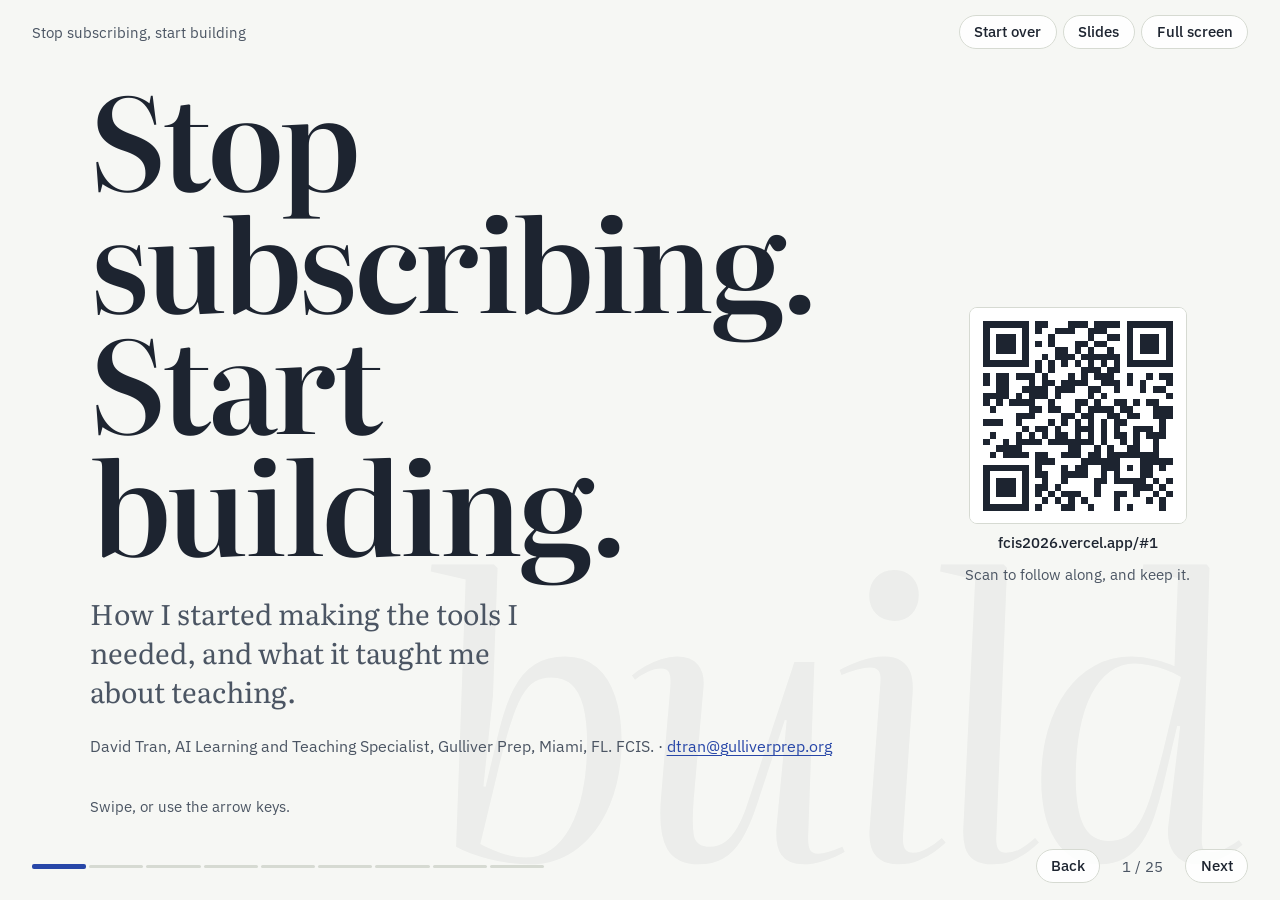
<file: site/index.html>
<!DOCTYPE html>
<html lang="en">
<head>
  <meta charset="UTF-8">
  <meta name="viewport" content="width=device-width, initial-scale=1, viewport-fit=cover">
  <title>Stop Subscribing, Start Building</title>
  <meta name="description" content="A teacher's story about building the classroom tools he needed instead of subscribing to them, with a workshop and step-by-step guides. FCIS.">
  <link rel="stylesheet" href="css/fonts.css">
  <link rel="stylesheet" href="css/base.css">
  <link rel="stylesheet" href="css/deck.css">
  <link rel="stylesheet" href="css/figures.css">
  <link rel="stylesheet" href="css/layers.css">
</head>
<body>
  <div class="deck" id="deck">
    <div class="backdrop" aria-hidden="true"><div class="backdrop-track" id="backdrop-track"></div></div>
    <main class="track" id="track"></main>
  </div>

  <header class="chrome-top">
    <p class="where"><span class="num" id="where-num">0</span><span class="label" id="where-title"></span></p>
    <div class="chrome-actions">
      <button type="button" class="icon-btn" id="restart" title="Back to the first slide (Home)">Start over</button>
      <button type="button" class="icon-btn" id="menu-open" aria-controls="menu">Slides</button>
      <button type="button" class="icon-btn" id="full" title="Full screen (F)">Full screen</button>
    </div>
  </header>

  <footer class="chrome-bottom">
    <div class="progress" id="progress" aria-hidden="true"></div>
    <div class="nav">
      <button type="button" class="icon-btn" id="prev" aria-label="Back">Back</button>
      <span class="count" id="count" aria-live="polite"></span>
      <button type="button" class="icon-btn" id="next" aria-label="Next">Next</button>
    </div>
  </footer>

  <nav class="menu" id="menu" hidden aria-label="All slides">
    <h2>Chapters</h2>
    <ol id="menu-list"></ol>
    <button type="button" class="icon-btn close" id="menu-close">Close</button>
  </nav>

  <noscript><p>This presentation needs JavaScript. The full text is in the project’s <code>content/story.md</code>.</p></noscript>

  <script src="js/slides-a.js"></script>
  <script src="js/tool-catalog.js"></script>
  <script src="js/steps.js"></script>
  <script src="js/slides-b.js"></script>
  <script src="js/deck.js"></script>
  <script src="js/hud-preview.js"></script>
  <script src="js/hud-intro.js"></script>
  <script src="js/hud-actions.js"></script>
  <script src="js/conversation-type.js"></script>
  <script src="js/tally.js"></script>
  <script src="js/pull.js"></script>
  <script src="js/typing.js"></script>
  <script src="js/vendor/qrcode.js"></script>
  <script src="js/qr.js"></script>
  <script src="js/resource-qr.js"></script>
</body>
</html>
</file>
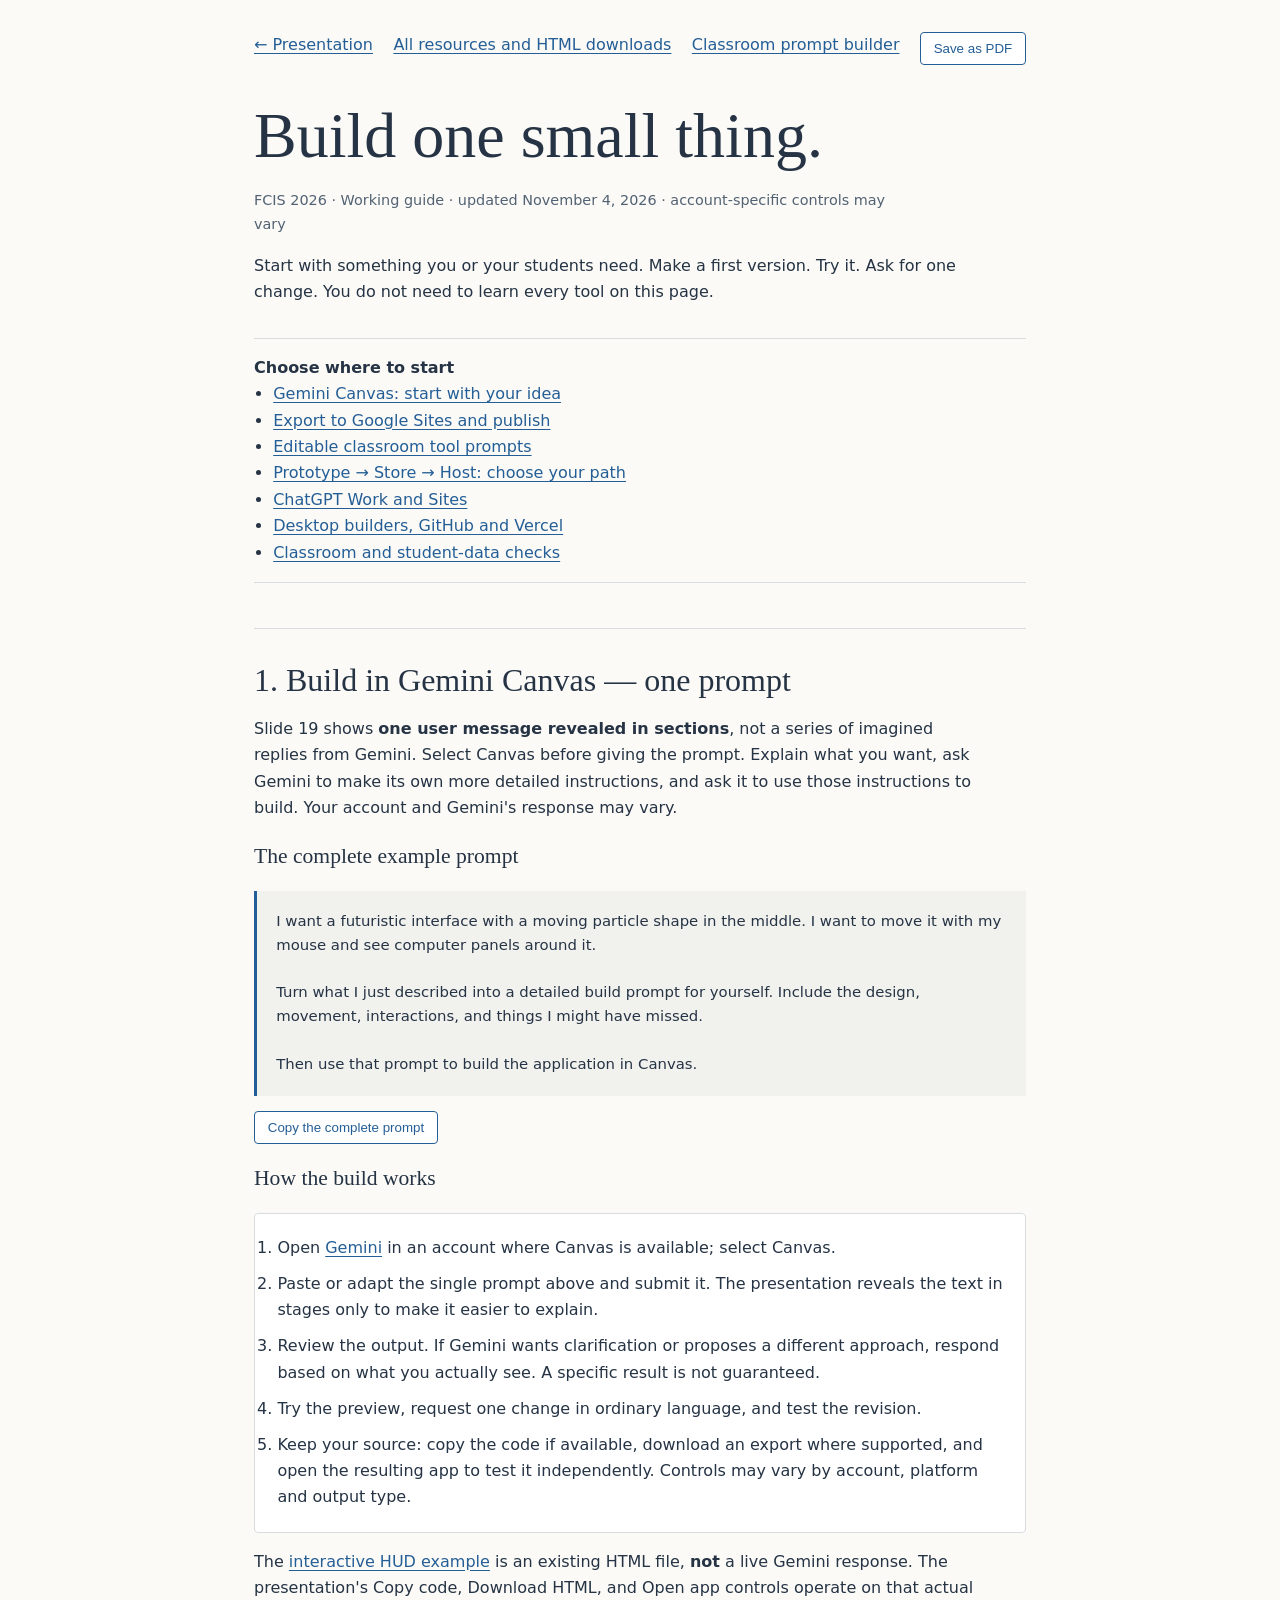
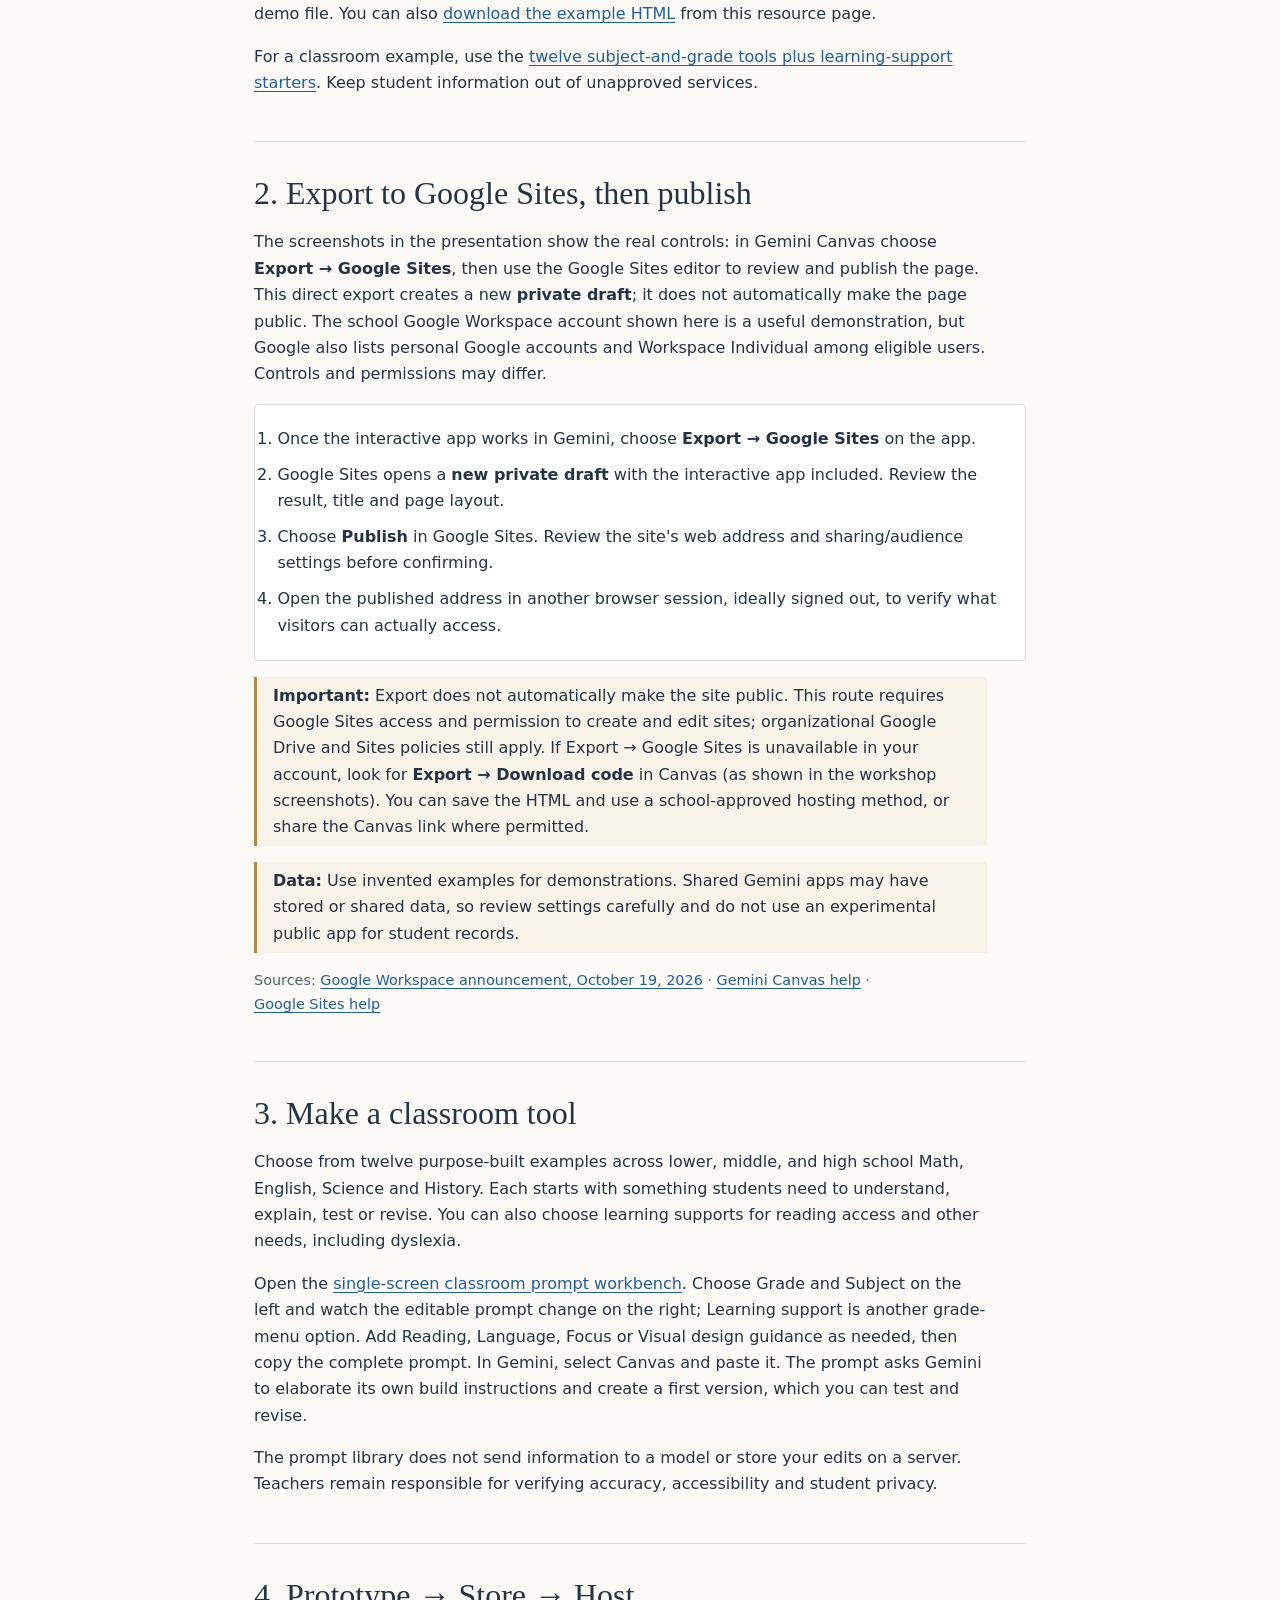
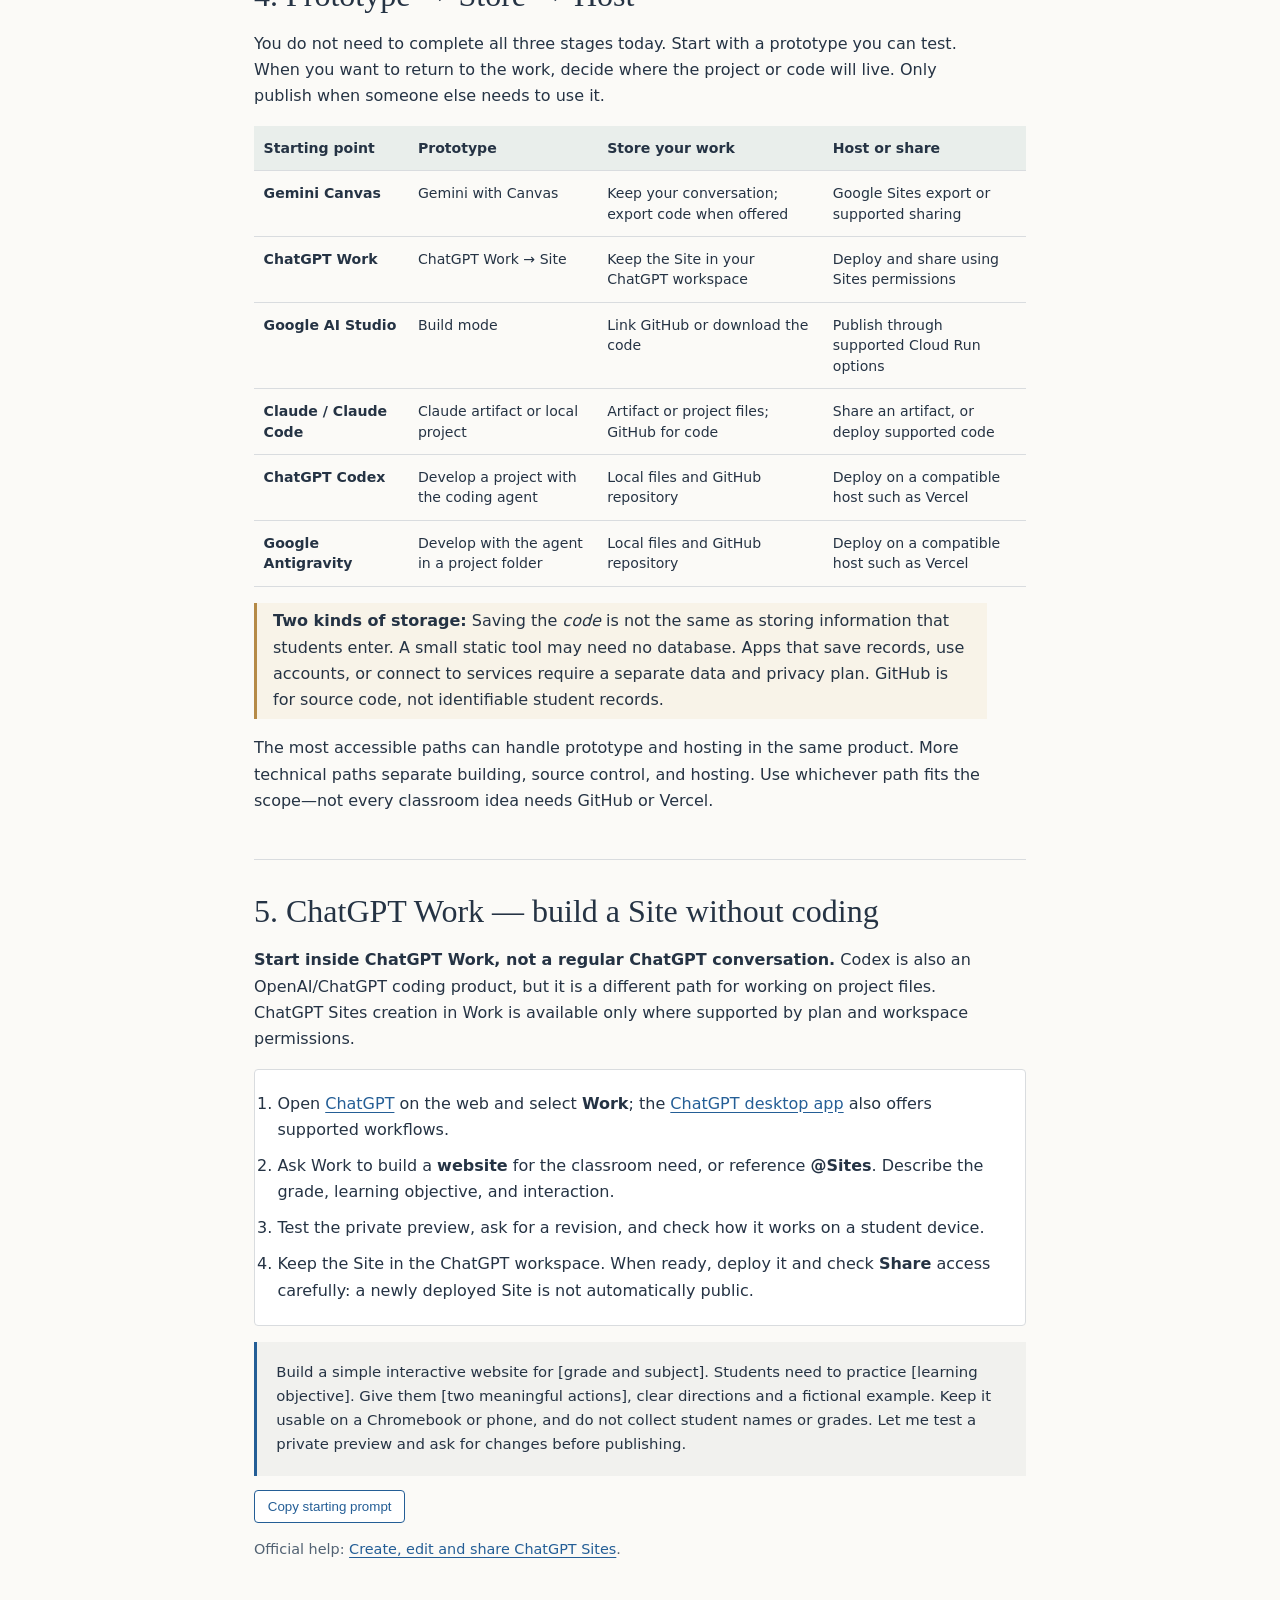
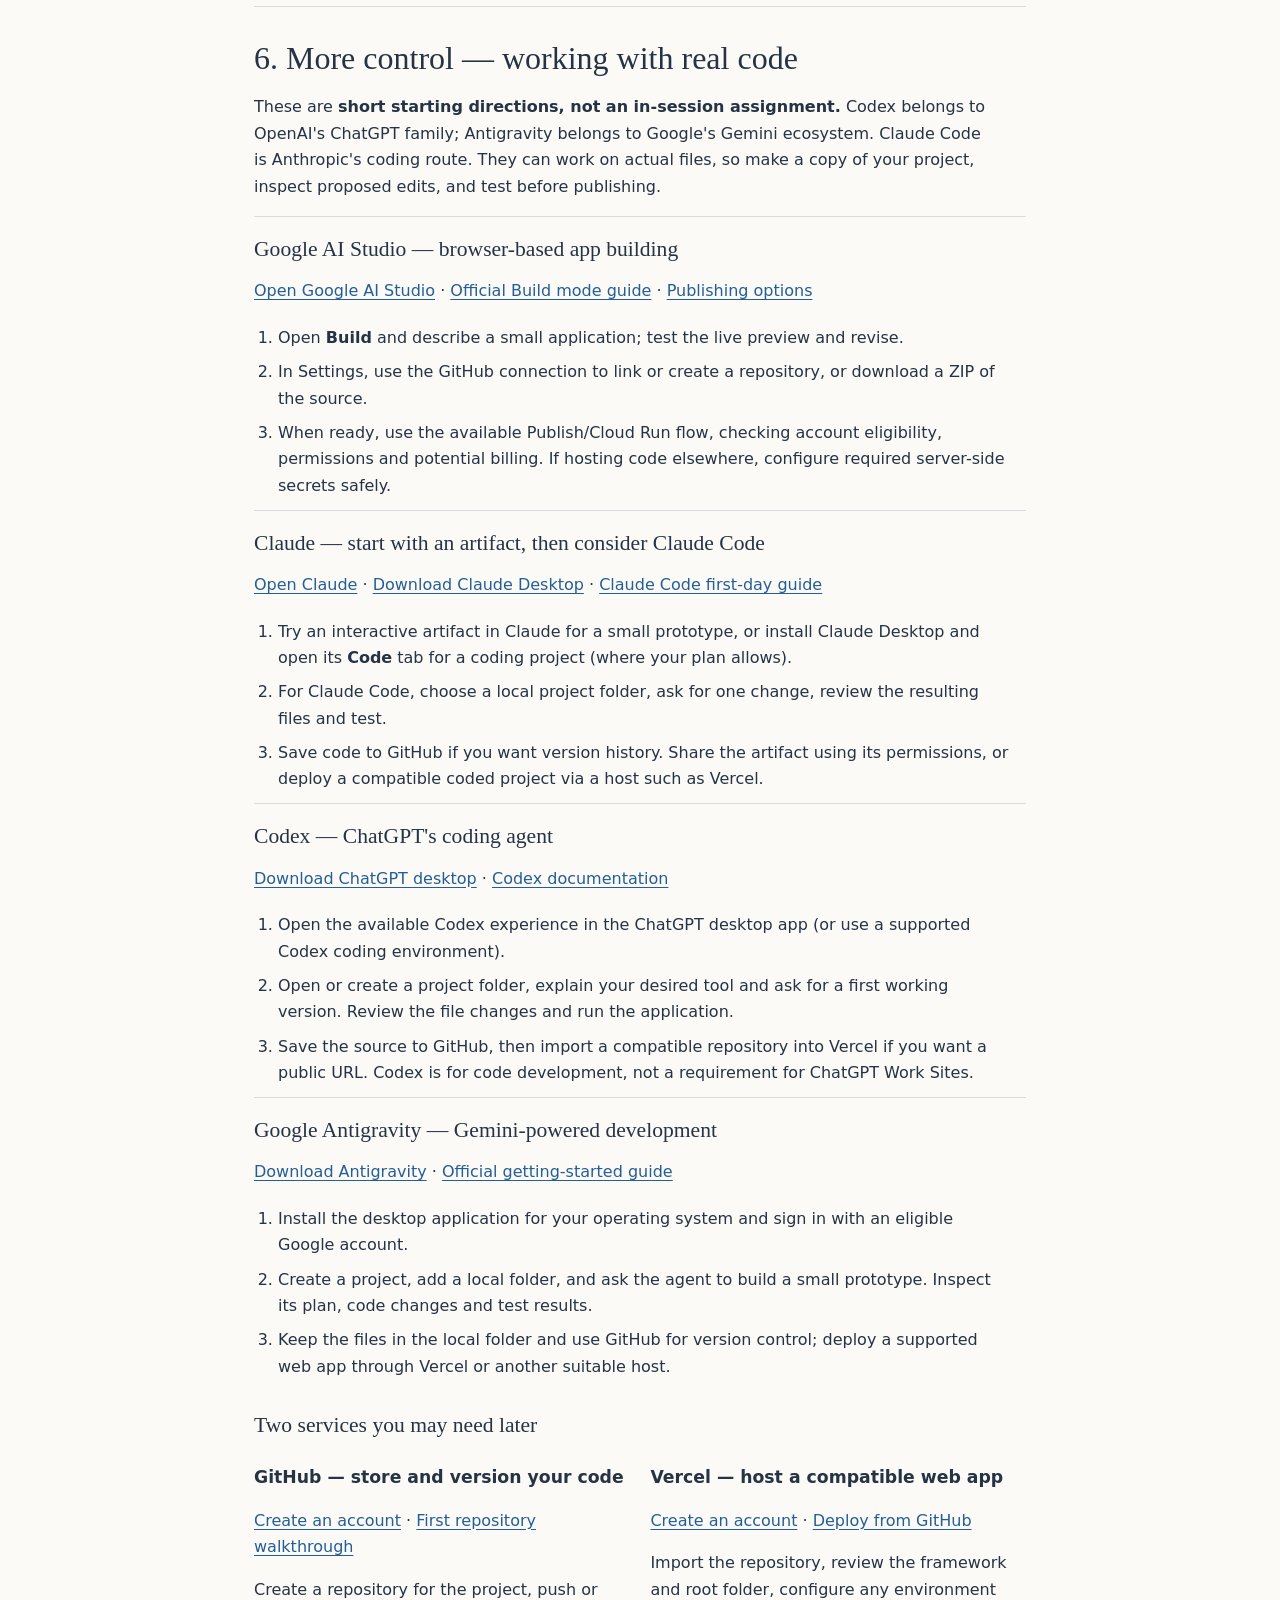
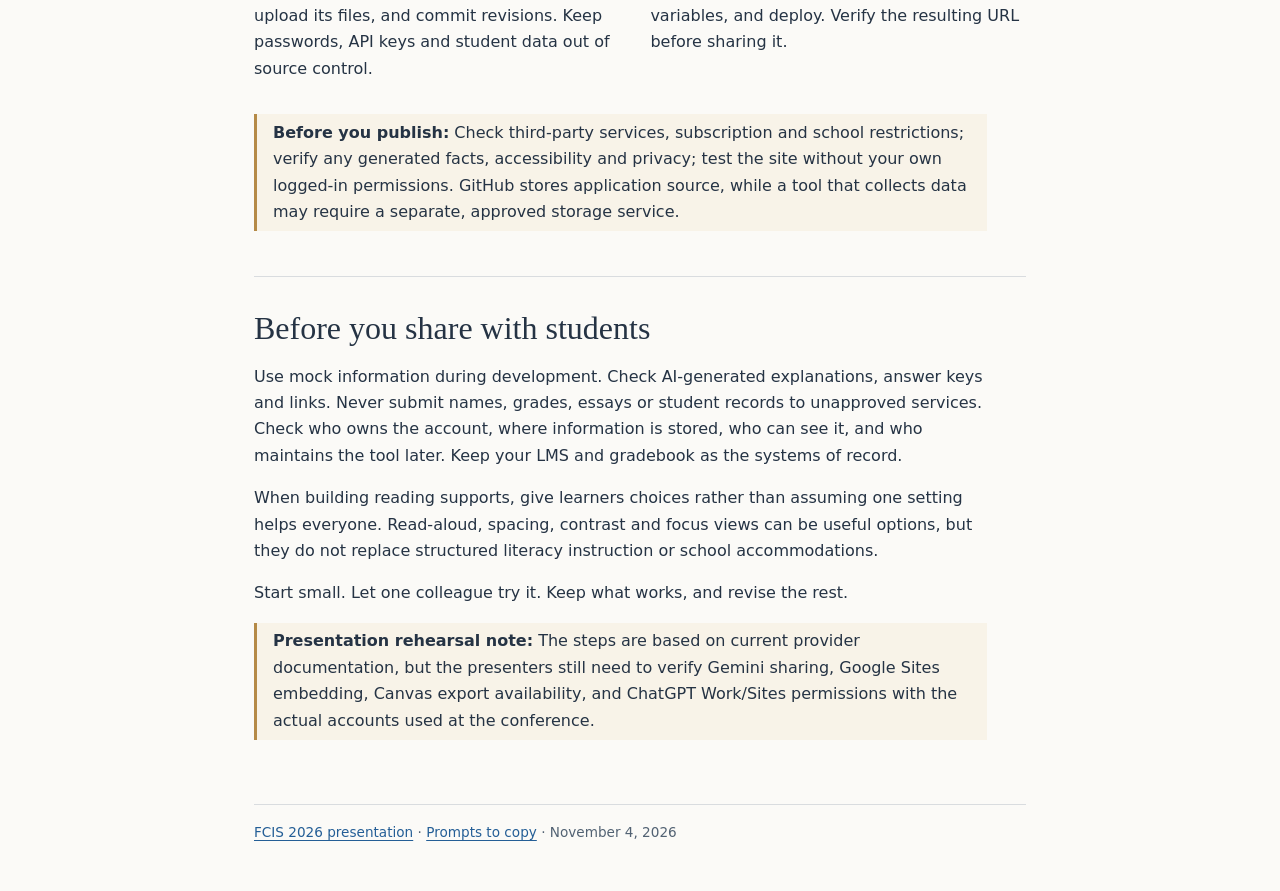
<file: site/guide.html>
<!doctype html><html lang="en"><head><meta charset="utf-8"><meta name="viewport" content="width=device-width,initial-scale=1"><title>Build it · FCIS 2026 guide</title>
<style>:root{--ink:#253344;--muted:#526273;--line:#d9dcdf;--link:#245e96}*{box-sizing:border-box}html{scroll-behavior:smooth}body{background:#fbfaf7;color:var(--ink);font:16px/1.65 system-ui,Arial,sans-serif;margin:0}main{max-width:900px;padding:2rem clamp(1.2rem,5vw,4rem);margin:auto}h1,h2,h3{font-family:Georgia,serif;font-weight:400;line-height:1.22}h1{font-size:clamp(2.5rem,5vw,4rem);margin:2rem 0 0}h2{font-size:2rem;margin:2.8rem 0 .8rem;border-top:1px solid var(--line);padding-top:2rem}h3{font-size:1.35rem}p,li{max-width:72ch}a{color:var(--link);text-underline-offset:3px}nav{display:flex;justify-content:space-between;gap:1rem;flex-wrap:wrap}nav ul{display:flex;flex-wrap:wrap;gap:.8rem 1.2rem;list-style:none;padding:0}ol li{padding:.3rem 0}code{background:#edf0f2;padding:.15rem .3rem;border-radius:3px}pre{white-space:pre-wrap;overflow-wrap:anywhere;background:#f1f1ee;padding:1.2rem;border-left:3px solid var(--link);font:inherit;font-size:.93rem;line-height:1.6}.prompt{position:relative}.copy{border:1px solid var(--link);background:white;color:var(--link);padding:.5rem .8rem;border-radius:4px;cursor:pointer}button:focus-visible,a:focus-visible{outline:3px solid #ad711d;outline-offset:3px}.note{border-left:3px solid #b58a47;padding:.35rem 1rem;background:#f8f3e8}.small{font-size:.9rem;color:var(--muted)}.steps{background:#fff;padding:1rem 1.4rem;border:1px solid var(--line);border-radius:4px}.toc{border-top:1px solid var(--line);border-bottom:1px solid var(--line);margin:2rem 0;padding:1rem 0}.toc ul{margin:0;padding-left:1.2rem}footer{margin:4rem 0 0;border-top:1px solid var(--line);padding:1rem 0;color:var(--muted);font-size:.85rem}@media print{nav,.copy{display:none}main{max-width:none}h2{break-before:page}a{color:inherit}} .path-table-wrap{overflow-x:auto} .path-table{width:100%;border-collapse:collapse;font-size:.88rem;line-height:1.45} .path-table th,.path-table td{border-bottom:1px solid var(--line);text-align:left;vertical-align:top;padding:.75rem .6rem} .path-table thead th{background:#e9eeeb} .path-table tbody th{font-weight:650;min-width:130px} .builder-path{border-top:1px solid var(--line);padding:1rem 0 .4rem} .builder-path h3{margin:.2rem 0 .5rem} .builder-path ol{margin:.65rem 0 0;padding-left:1.5rem} .builder-path li{padding:.25rem 0} .service-pair{display:grid;grid-template-columns:repeat(2,minmax(0,1fr));gap:1.3rem} .service-pair h4{margin:.2rem 0;font-size:1.08rem} @media(max-width:640px){.service-pair{grid-template-columns:1fr}} </style></head><body><main>
<nav><a href="index.html#20">← Presentation</a><a href="resources.html">All resources and HTML downloads</a><a href="prompt-library.html">Classroom prompt builder</a><button class="copy" type="button" onclick="window.print()">Save as PDF</button></nav>
<h1>Build one small thing.</h1><p class="small">FCIS 2026 · Working guide · updated November 4, 2026 · account-specific controls may vary</p>
<p>Start with something you or your students need. Make a first version. Try it. Ask for one change. You do not need to learn every tool on this page.</p>
<div class="toc"><strong>Choose where to start</strong><ul><li><a href="#gemini">Gemini Canvas: start with your idea</a></li><li><a href="#share">Export to Google Sites and publish</a></li><li><a href="#classroom">Editable classroom tool prompts</a></li><li><a href="#paths">Prototype → Store → Host: choose your path</a></li><li><a href="#chatgpt">ChatGPT Work and Sites</a></li><li><a href="#advanced">Desktop builders, GitHub and Vercel</a></li><li><a href="#care">Classroom and student-data checks</a></li></ul></div>
<section id="gemini"><h2>1. Build in Gemini Canvas — one prompt</h2>
<p>Slide 19 shows <strong>one user message revealed in sections</strong>, not a series of imagined replies from Gemini. Select Canvas before giving the prompt. Explain what you want, ask Gemini to make its own more detailed instructions, and ask it to use those instructions to build. Your account and Gemini's response may vary.</p>
<h3>The complete example prompt</h3>
<div class="prompt"><pre id="gemini-one-prompt">I want a futuristic interface with a moving particle shape in the middle. I want to move it with my mouse and see computer panels around it.

Turn what I just described into a detailed build prompt for yourself. Include the design, movement, interactions, and things I might have missed.

Then use that prompt to build the application in Canvas.</pre><button class="copy" type="button" data-copy="gemini-one-prompt">Copy the complete prompt</button></div>
<h3>How the build works</h3>
<ol class="steps">
<li>Open <a href="https://gemini.google.com" target="_blank" rel="noopener">Gemini</a> in an account where Canvas is available; select Canvas.</li>
<li>Paste or adapt the single prompt above and submit it. The presentation reveals the text in stages only to make it easier to explain.</li>
<li>Review the output. If Gemini wants clarification or proposes a different approach, respond based on what you actually see. A specific result is not guaranteed.</li>
<li>Try the preview, request one change in ordinary language, and test the revision.</li>
<li>Keep your source: copy the code if available, download an export where supported, and open the resulting app to test it independently. Controls may vary by account, platform and output type.</li>
</ol>
<p>The <a href="demos/jarvis-hud.html" target="_blank" rel="noopener">interactive HUD example</a> is an existing HTML file, <strong>not</strong> a live Gemini response. The presentation's Copy code, Download HTML, and Open app controls operate on that actual demo file. You can also <a href="demos/jarvis-hud.html" download="jarvis-hud.html">download the example HTML</a> from this resource page.</p>
<p>For a classroom example, use the <a href="prompt-library.html">twelve subject-and-grade tools plus learning-support starters</a>. Keep student information out of unapproved services.</p>
</section>
<section id="share"><h2>2. Export to Google Sites, then publish</h2>
<p>The screenshots in the presentation show the real controls: in Gemini Canvas choose <strong>Export → Google Sites</strong>, then use the Google Sites editor to review and publish the page. This direct export creates a new <strong>private draft</strong>; it does not automatically make the page public. The school Google Workspace account shown here is a useful demonstration, but Google also lists personal Google accounts and Workspace Individual among eligible users. Controls and permissions may differ.</p>
<ol class="steps"><li>Once the interactive app works in Gemini, choose <strong>Export → Google Sites</strong> on the app.</li><li>Google Sites opens a <strong>new private draft</strong> with the interactive app included. Review the result, title and page layout.</li><li>Choose <strong>Publish</strong> in Google Sites. Review the site's web address and sharing/audience settings before confirming.</li><li>Open the published address in another browser session, ideally signed out, to verify what visitors can actually access.</li></ol>
<p class="note"><strong>Important:</strong> Export does not automatically make the site public. This route requires Google Sites access and permission to create and edit sites; organizational Google Drive and Sites policies still apply. If Export → Google Sites is unavailable in your account, look for <strong>Export → Download code</strong> in Canvas (as shown in the workshop screenshots). You can save the HTML and use a school-approved hosting method, or share the Canvas link where permitted.</p>
<p class="note"><strong>Data:</strong> Use invented examples for demonstrations. Shared Gemini apps may have stored or shared data, so review settings carefully and do not use an experimental public app for student records.</p>
<p class="small">Sources: <a href="https://workspaceupdates.googleblog.com/2026/10/publish-interactive-apps-from-gemini-app-to-Google-Sites.html" target="_blank" rel="noopener">Google Workspace announcement, October 19, 2026</a> · <a href="https://support.google.com/gemini/answer/16047321" target="_blank" rel="noopener">Gemini Canvas help</a> · <a href="https://support.google.com/sites/answer/90569" target="_blank" rel="noopener">Google Sites help</a></p>
</section>
<section id="classroom"><h2>3. Make a classroom tool</h2><p>Choose from twelve purpose-built examples across lower, middle, and high school Math, English, Science and History. Each starts with something students need to understand, explain, test or revise. You can also choose learning supports for reading access and other needs, including dyslexia.</p><p>Open the <a href="prompt-library.html">single-screen classroom prompt workbench</a>. Choose Grade and Subject on the left and watch the editable prompt change on the right; Learning support is another grade-menu option. Add Reading, Language, Focus or Visual design guidance as needed, then copy the complete prompt. In Gemini, select Canvas and paste it. The prompt asks Gemini to elaborate its own build instructions and create a first version, which you can test and revise.</p><p>The prompt library does not send information to a model or store your edits on a server. Teachers remain responsible for verifying accuracy, accessibility and student privacy.</p></section>
<section id="paths"><h2>4. Prototype → Store → Host</h2>
<p>You do not need to complete all three stages today. Start with a prototype you can test. When you want to return to the work, decide where the project or code will live. Only publish when someone else needs to use it.</p>
<div class="path-table-wrap"><table class="path-table"><thead><tr><th>Starting point</th><th>Prototype</th><th>Store your work</th><th>Host or share</th></tr></thead><tbody>
<tr><th>Gemini Canvas</th><td>Gemini with Canvas</td><td>Keep your conversation; export code when offered</td><td>Google Sites export or supported sharing</td></tr>
<tr><th>ChatGPT Work</th><td>ChatGPT Work → Site</td><td>Keep the Site in your ChatGPT workspace</td><td>Deploy and share using Sites permissions</td></tr>
<tr><th>Google AI Studio</th><td>Build mode</td><td>Link GitHub or download the code</td><td>Publish through supported Cloud Run options</td></tr>
<tr><th>Claude / Claude Code</th><td>Claude artifact or local project</td><td>Artifact or project files; GitHub for code</td><td>Share an artifact, or deploy supported code</td></tr>
<tr><th>ChatGPT Codex</th><td>Develop a project with the coding agent</td><td>Local files and GitHub repository</td><td>Deploy on a compatible host such as Vercel</td></tr>
<tr><th>Google Antigravity</th><td>Develop with the agent in a project folder</td><td>Local files and GitHub repository</td><td>Deploy on a compatible host such as Vercel</td></tr>
</tbody></table></div>
<p class="note"><strong>Two kinds of storage:</strong> Saving the <em>code</em> is not the same as storing information that students enter. A small static tool may need no database. Apps that save records, use accounts, or connect to services require a separate data and privacy plan. GitHub is for source code, not identifiable student records.</p>
<p>The most accessible paths can handle prototype and hosting in the same product. More technical paths separate building, source control, and hosting. Use whichever path fits the scope—not every classroom idea needs GitHub or Vercel.</p></section>
<section id="chatgpt"><h2>5. ChatGPT Work — build a Site without coding</h2>
<p><strong>Start inside ChatGPT Work, not a regular ChatGPT conversation.</strong> Codex is also an OpenAI/ChatGPT coding product, but it is a different path for working on project files. ChatGPT Sites creation in Work is available only where supported by plan and workspace permissions.</p>
<ol class="steps"><li>Open <a href="https://chatgpt.com" target="_blank" rel="noopener">ChatGPT</a> on the web and select <strong>Work</strong>; the <a href="https://chatgpt.com/download/" target="_blank" rel="noopener">ChatGPT desktop app</a> also offers supported workflows.</li>
<li>Ask Work to build a <strong>website</strong> for the classroom need, or reference <strong>@Sites</strong>. Describe the grade, learning objective, and interaction.</li>
<li>Test the private preview, ask for a revision, and check how it works on a student device.</li>
<li>Keep the Site in the ChatGPT workspace. When ready, deploy it and check <strong>Share</strong> access carefully: a newly deployed Site is not automatically public.</li></ol>
<div class="prompt"><pre id="siteprompt">Build a simple interactive website for [grade and subject]. Students need to practice [learning objective]. Give them [two meaningful actions], clear directions and a fictional example. Keep it usable on a Chromebook or phone, and do not collect student names or grades. Let me test a private preview and ask for changes before publishing.</pre><button class="copy" type="button" data-copy="siteprompt">Copy starting prompt</button></div>
<p class="small">Official help: <a href="https://help.openai.com/en/articles/20001339-creating-and-using-chatgpt-sites" target="_blank" rel="noopener">Create, edit and share ChatGPT Sites</a>.</p></section>
<section id="advanced"><h2>6. More control — working with real code</h2>
<p>These are <strong>short starting directions, not an in-session assignment.</strong> Codex belongs to OpenAI's ChatGPT family; Antigravity belongs to Google's Gemini ecosystem. Claude Code is Anthropic's coding route. They can work on actual files, so make a copy of your project, inspect proposed edits, and test before publishing.</p>
<div class="builder-path"><h3>Google AI Studio — browser-based app building</h3>
<p><a href="https://aistudio.google.com" target="_blank" rel="noopener">Open Google AI Studio</a> · <a href="https://ai.google.dev/gemini-api/docs/aistudio-build-mode" target="_blank" rel="noopener">Official Build mode guide</a> · <a href="https://ai.google.dev/gemini-api/docs/aistudio-deploying" target="_blank" rel="noopener">Publishing options</a></p>
<ol><li>Open <strong>Build</strong> and describe a small application; test the live preview and revise.</li><li>In Settings, use the GitHub connection to link or create a repository, or download a ZIP of the source.</li><li>When ready, use the available Publish/Cloud Run flow, checking account eligibility, permissions and potential billing. If hosting code elsewhere, configure required server-side secrets safely.</li></ol></div>
<div class="builder-path"><h3>Claude — start with an artifact, then consider Claude Code</h3>
<p><a href="https://claude.ai/" target="_blank" rel="noopener">Open Claude</a> · <a href="https://claude.ai/download" target="_blank" rel="noopener">Download Claude Desktop</a> · <a href="https://support.claude.com/en/articles/14552382-your-first-day-in-claude-code" target="_blank" rel="noopener">Claude Code first-day guide</a></p>
<ol><li>Try an interactive artifact in Claude for a small prototype, or install Claude Desktop and open its <strong>Code</strong> tab for a coding project (where your plan allows).</li><li>For Claude Code, choose a local project folder, ask for one change, review the resulting files and test.</li><li>Save code to GitHub if you want version history. Share the artifact using its permissions, or deploy a compatible coded project via a host such as Vercel.</li></ol></div>
<div class="builder-path"><h3>Codex — ChatGPT's coding agent</h3>
<p><a href="https://chatgpt.com/download/" target="_blank" rel="noopener">Download ChatGPT desktop</a> · <a href="https://developers.openai.com/codex/" target="_blank" rel="noopener">Codex documentation</a></p>
<ol><li>Open the available Codex experience in the ChatGPT desktop app (or use a supported Codex coding environment).</li><li>Open or create a project folder, explain your desired tool and ask for a first working version. Review the file changes and run the application.</li><li>Save the source to GitHub, then import a compatible repository into Vercel if you want a public URL. Codex is for code development, not a requirement for ChatGPT Work Sites.</li></ol></div>
<div class="builder-path"><h3>Google Antigravity — Gemini-powered development</h3>
<p><a href="https://antigravity.google/download" target="_blank" rel="noopener">Download Antigravity</a> · <a href="https://antigravity.google/docs/getting-started" target="_blank" rel="noopener">Official getting-started guide</a></p>
<ol><li>Install the desktop application for your operating system and sign in with an eligible Google account.</li><li>Create a project, add a local folder, and ask the agent to build a small prototype. Inspect its plan, code changes and test results.</li><li>Keep the files in the local folder and use GitHub for version control; deploy a supported web app through Vercel or another suitable host.</li></ol></div>
<h3>Two services you may need later</h3>
<div class="service-pair"><div><h4>GitHub — store and version your code</h4><p><a href="https://github.com/signup" target="_blank" rel="noopener">Create an account</a> · <a href="https://docs.github.com/en/get-started/start-your-journey/hello-world" target="_blank" rel="noopener">First repository walkthrough</a></p><p>Create a repository for the project, push or upload its files, and commit revisions. Keep passwords, API keys and student data out of source control.</p></div>
<div><h4>Vercel — host a compatible web app</h4><p><a href="https://vercel.com/signup" target="_blank" rel="noopener">Create an account</a> · <a href="https://vercel.com/docs/git" target="_blank" rel="noopener">Deploy from GitHub</a></p><p>Import the repository, review the framework and root folder, configure any environment variables, and deploy. Verify the resulting URL before sharing it.</p></div></div>
<p class="note"><strong>Before you publish:</strong> Check third-party services, subscription and school restrictions; verify any generated facts, accessibility and privacy; test the site without your own logged-in permissions. GitHub stores application source, while a tool that collects data may require a separate, approved storage service.</p></section>
<section id="care"><h2>Before you share with students</h2><p>Use mock information during development. Check AI-generated explanations, answer keys and links. Never submit names, grades, essays or student records to unapproved services. Check who owns the account, where information is stored, who can see it, and who maintains the tool later. Keep your LMS and gradebook as the systems of record.</p><p>When building reading supports, give learners choices rather than assuming one setting helps everyone. Read-aloud, spacing, contrast and focus views can be useful options, but they do not replace structured literacy instruction or school accommodations.</p><p>Start small. Let one colleague try it. Keep what works, and revise the rest.</p><p class="note"><strong>Presentation rehearsal note:</strong> The steps are based on current provider documentation, but the presenters still need to verify Gemini sharing, Google Sites embedding, Canvas export availability, and ChatGPT Work/Sites permissions with the actual accounts used at the conference.</p></section>
<footer><a href="index.html">FCIS 2026 presentation</a> · <a href="prompt-library.html">Prompts to copy</a> · November 4, 2026</footer>
</main><script>document.querySelectorAll("[data-copy]").forEach(button=>button.addEventListener("click",async()=>{const s=document.getElementById(button.dataset.copy).textContent;try{await navigator.clipboard.writeText(s);const t=button.textContent;button.textContent="Copied";setTimeout(()=>button.textContent=t,1600)}catch(e){button.textContent="Select prompt text to copy"}}));</script></body></html>
</file>
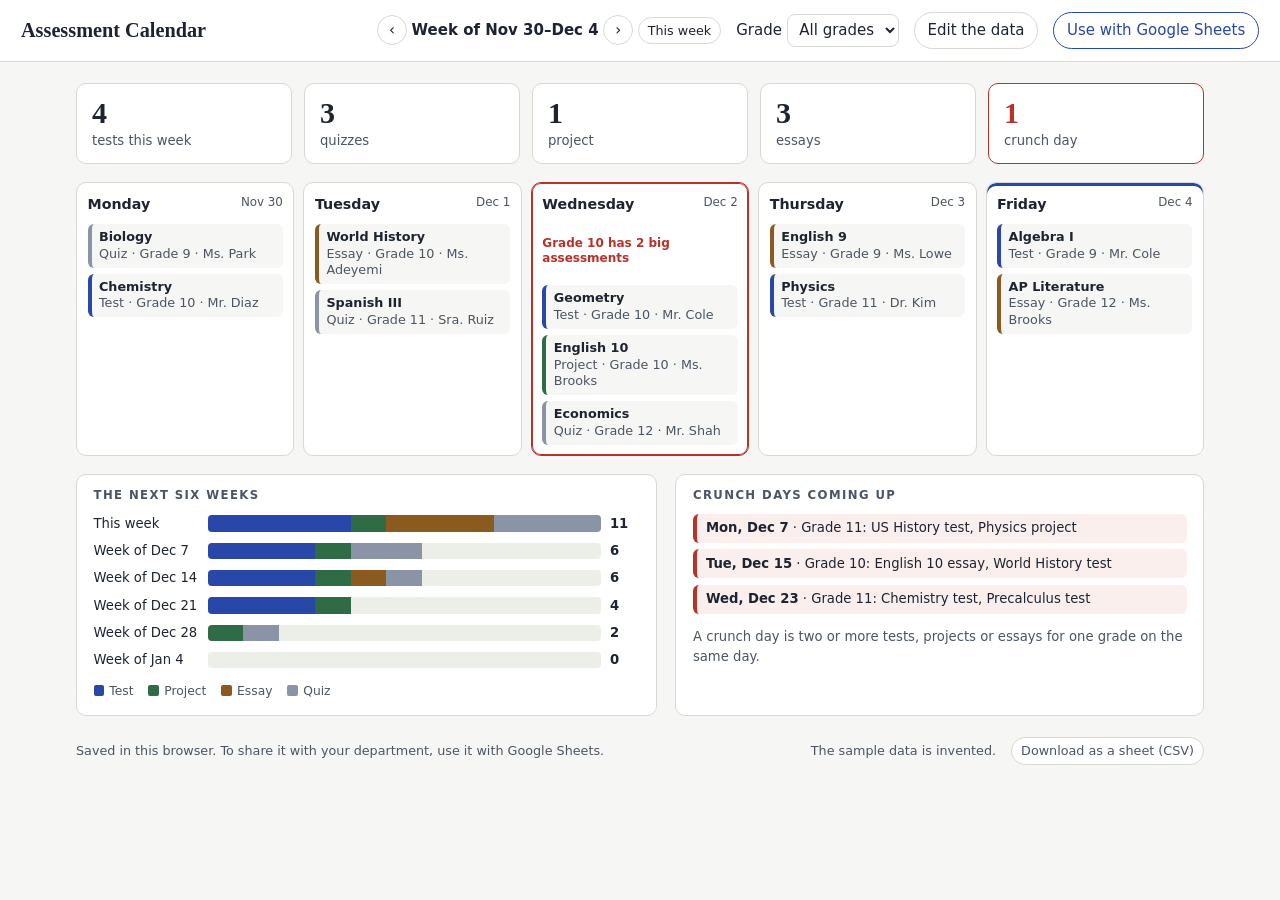
<file: site/demos/dashboard.html>
<!DOCTYPE html>
<html lang="en">
<head>
<meta charset="UTF-8">
<meta name="viewport" content="width=device-width, initial-scale=1">
<title>Assessment Calendar</title>
<!--
  Assessment Calendar: a dashboard for a Google Sheet your department already keeps.
  Columns: Date, Grade, Course, Teacher, Type (Test, Quiz, Project or Essay).
  It shows each week at a glance and flags crunch days: two or more big assessments for one grade on one day.
  One file, no internet needed, no accounts, no AI.
  On its own it saves in this browser; paste rows straight from Google Sheets with "Edit the data".
  To run it inside your Sheet so the whole department sees the same thing, click "Use with Google Sheets".
  The sample data is invented.
-->
<style>
  :root { --paper:#f6f7f4; --deep:#eceee8; --ink:#1d2430; --soft:#4b5563; --rule:#d6dad2; --blue:#2847a8; --red:#b8322a; --white:#fff;
    --test:#2847a8; --quiz:#8a94a6; --project:#2f6b45; --essay:#8a5a1f;
    --sans: system-ui, -apple-system, "Segoe UI", Roboto, Helvetica, Arial, sans-serif; }
  * { box-sizing: border-box; }
  html, body { margin: 0; background: var(--paper); color: var(--ink); font: 15px/1.5 var(--sans); }
  button, input, select, textarea { font: inherit; color: inherit; }
  button { cursor: pointer; }
  :focus-visible { outline: 3px solid var(--blue); outline-offset: 2px; }

  .bar { display: flex; flex-wrap: wrap; align-items: center; gap: 0.6rem 1rem; padding: 0.8rem 1.4rem; background: var(--white); border-bottom: 1px solid var(--rule); }
  .bar h1 { font: 600 1.35rem/1.1 Georgia, serif; margin: 0 auto 0 0; }
  .btn { border: 1px solid var(--rule); background: var(--white); border-radius: 999px; padding: 0.4rem 0.85rem; font-weight: 500; }
  .btn:hover { border-color: var(--ink); }
  .btn.primary { background: var(--ink); border-color: var(--ink); color: var(--white); }
  .btn.blue { border-color: var(--blue); color: var(--blue); }
  .btn.small { padding: 0.2rem 0.6rem; font-size: 0.85rem; }
  .icon { width: 2rem; height: 2rem; padding: 0; border-radius: 50%; }
  .weeknav { display: flex; align-items: center; gap: 0.3rem; }
  .weeknav strong { min-width: 11rem; text-align: center; }
  select.f { border: 1px solid var(--rule); border-radius: 8px; padding: 0.35rem 0.5rem; background: var(--white); }

  main { max-width: 78rem; margin: 0 auto; padding: 1.4rem; }
  .tiles { display: grid; grid-template-columns: repeat(5, minmax(0, 1fr)); gap: 0.8rem; margin-bottom: 1.2rem; }
  .tile { background: var(--white); border: 1px solid var(--rule); border-radius: 10px; padding: 0.8rem 1rem; }
  .tile b { display: block; font: 600 2rem/1.1 Georgia, serif; }
  .tile span { color: var(--soft); font-size: 0.88rem; }
  .tile.alert { border-color: var(--red); }
  .tile.alert b { color: var(--red); }

  .week { display: grid; grid-template-columns: repeat(5, minmax(0, 1fr)); gap: 0.6rem; }
  .day { background: var(--white); border: 1px solid var(--rule); border-radius: 10px; padding: 0.7rem; min-height: 15rem; display: flex; flex-direction: column; gap: 0.4rem; }
  .day.today { box-shadow: inset 0 3px 0 var(--blue); }
  .day.crunch { border-color: var(--red); box-shadow: inset 0 0 0 1px var(--red); }
  .day h3 { margin: 0 0 0.2rem; font-size: 0.95rem; display: flex; justify-content: space-between; }
  .day h3 small { color: var(--soft); font-weight: 400; }
  .warn { font-size: 0.8rem; color: var(--red); font-weight: 600; line-height: 1.3; }
  .a { border-left: 4px solid var(--c); background: var(--paper); border-radius: 6px; padding: 0.35rem 0.5rem; font-size: 0.85rem; line-height: 1.3; }
  .a b { display: block; font-weight: 600; }
  .a span { color: var(--soft); }
  .a[data-t="Test"] { --c: var(--test); } .a[data-t="Quiz"] { --c: var(--quiz); } .a[data-t="Project"] { --c: var(--project); } .a[data-t="Essay"] { --c: var(--essay); }
  .none { color: var(--soft); font-size: 0.85rem; }

  .lower { display: grid; grid-template-columns: minmax(0, 1.1fr) minmax(0, 1fr); gap: 1.2rem; margin-top: 1.2rem; }
  .panel { background: var(--white); border: 1px solid var(--rule); border-radius: 10px; padding: 1rem 1.1rem; }
  .panel h2 { font: 600 0.78rem/1 var(--sans); letter-spacing: 0.12em; text-transform: uppercase; color: var(--soft); margin: 0 0 0.8rem; }
  .bars { display: grid; gap: 0.5rem; }
  .brow { display: grid; grid-template-columns: 7rem 1fr 2rem; gap: 0.6rem; align-items: center; font-size: 0.88rem; }
  .stack { display: flex; height: 1.1rem; border-radius: 4px; overflow: hidden; background: var(--deep); }
  .stack i { display: block; height: 100%; }
  .legend { display: flex; flex-wrap: wrap; gap: 0.4rem 1rem; margin-top: 0.8rem; font-size: 0.82rem; color: var(--soft); }
  .legend span::before { content: ""; display: inline-block; width: 0.7rem; height: 0.7rem; border-radius: 2px; margin-right: 0.35rem; background: var(--c); vertical-align: -1px; }
  .crunches { list-style: none; margin: 0; padding: 0; display: grid; gap: 0.45rem; }
  .crunches li { border-left: 4px solid var(--red); padding: 0.3rem 0.6rem; background: #fbefee; border-radius: 6px; font-size: 0.88rem; }

  .foot { max-width: 78rem; margin: 0 auto; padding: 0 1.4rem 1.6rem; display: flex; flex-wrap: wrap; gap: 0.5rem 1rem; align-items: center; color: var(--soft); font-size: 0.85rem; }
  .foot .status { margin-right: auto; }

  dialog { border: 1px solid var(--rule); border-radius: 12px; padding: 1.3rem 1.5rem; max-width: 44rem; width: calc(100% - 2rem); }
  dialog::backdrop { background: rgba(29, 36, 48, 0.35); }
  dialog h3 { font: 600 1.35rem/1.2 Georgia, serif; margin: 0 0 0.6rem; }
  dialog ol { padding-left: 1.3rem; } dialog li { margin-bottom: 0.5rem; }
  textarea { width: 100%; min-height: 16rem; border: 1px solid var(--rule); border-radius: 8px; padding: 0.6rem; font: 0.85rem/1.45 ui-monospace, Menlo, Consolas, monospace; }
  .row { display: flex; flex-wrap: wrap; gap: 0.5rem; margin-top: 1rem; }
  .note { color: var(--soft); font-size: 0.88rem; }
  .ui { display: inline-block; font-weight: 600; font-size: 0.9em; padding: 0 0.4em; border: 1px solid var(--ink); border-radius: 5px; white-space: nowrap; }

  @media (max-width: 900px) { .tiles { grid-template-columns: repeat(2, 1fr); } .week { grid-template-columns: 1fr; } .day { min-height: 0; } .lower { grid-template-columns: 1fr; } }
</style>
</head>
<body>
<header class="bar">
  <h1>Assessment Calendar</h1>
  <div class="weeknav" aria-label="Choose a week">
    <button class="btn icon" id="prevWk" aria-label="Previous week">‹</button>
    <strong id="wkLabel"></strong>
    <button class="btn icon" id="nextWk" aria-label="Next week">›</button>
    <button class="btn small" id="thisWk">This week</button>
  </div>
  <label>Grade <select class="f" id="grade"></select></label>
  <button class="btn" id="editBtn">Edit the data</button>
  <button class="btn blue" id="sheetsBtn">Use with Google Sheets</button>
</header>

<main>
  <div class="tiles" id="tiles"></div>
  <div class="week" id="week"></div>
  <div class="lower">
    <section class="panel"><h2>The next six weeks</h2><div class="bars" id="bars"></div>
      <div class="legend"><span style="--c:var(--test)">Test</span><span style="--c:var(--project)">Project</span><span style="--c:var(--essay)">Essay</span><span style="--c:var(--quiz)">Quiz</span></div></section>
    <section class="panel"><h2>Crunch days coming up</h2><ul class="crunches" id="crunches"></ul>
      <p class="note">A crunch day is two or more tests, projects or essays for one grade on the same day.</p></section>
  </div>
</main>

<footer class="foot">
  <span class="status" id="status"></span>
  <span id="sampleNote">The sample data is invented.</span>
  <button class="btn small" id="csvBtn">Download as a sheet (CSV)</button>
</footer>

<dialog id="editDlg">
  <h3>Edit the data</h3>
  <p>One assessment per line: <b>Date, Grade, Course, Teacher, Type</b>. Type is Test, Quiz, Project or Essay.</p>
  <p class="note">Keep it in Google Sheets? Select those five columns there (with the heading row), copy, and paste them here. It replaces what's below.</p>
  <textarea id="dataBox" spellcheck="false"></textarea>
  <div class="row"><button class="btn primary" id="dataSave">Save</button><button class="btn" id="dataCancel">Cancel</button><button class="btn small" id="dataClear">Start empty</button></div>
  <p class="note" id="dataMsg"></p>
</dialog>

<dialog id="sheetsDlg">
  <h3>Use it with Google Sheets</h3>
  <p>Run the dashboard inside your department's Google Sheet. Everyone keeps adding rows to the Sheet the way they already do, and everyone you share the link with sees the same dashboard. The data never leaves your school's Google account.</p>
  <ol>
    <li>Make a Google Sheet in your school account with these headings in row 1: <b>Date, Grade, Course, Teacher, Type</b>. To start from the sample, <button class="btn small" id="csvBtn2">download it as a sheet</button>, then in Google Sheets choose <span class="ui">File</span> → <span class="ui">Import</span> → <span class="ui">Upload</span>.</li>
    <li>In the Sheet, choose <span class="ui">Extensions</span> → <span class="ui">Apps Script</span>.</li>
    <li>Delete what's in <b>Code.gs</b> and paste this in: <button class="btn small" data-copy="code">Copy Code.gs</button></li>
    <li>Click <span class="ui">+</span> next to Files, choose <span class="ui">HTML</span>, name it <b>Index</b>, delete what's there, and paste in this whole dashboard: <button class="btn small" data-copy="page">Copy the dashboard</button></li>
    <li>Save. Then <span class="ui">Deploy</span> → <span class="ui">New deployment</span> → type <span class="ui">Web app</span>. Execute as: <b>Me</b>. Who has access: <b>only people in your school</b>. Click <span class="ui">Deploy</span>.</li>
    <li>Google asks for permission to read your Sheet. That's normal: it's your own script, reading your own Sheet.</li>
    <li>Open the web app link and share it with your department. When someone adds a row to the Sheet, it shows up on the dashboard the next time it's opened.</li>
  </ol>
  <p class="note">Rather ask than paste? Give Gemini this prompt and attach this file: <button class="btn small" data-copy="prompt">Copy the prompt</button></p>
  <p class="note">Can't deploy? Your school may limit Apps Script. Ask your tech lead.</p>
  <div class="row"><button class="btn primary" id="sheetsClose">Done</button></div>
</dialog>

<script type="text/plain" id="codegs">/* Assessment Calendar: shows the first tab of this Google Sheet as a dashboard.
   Row 1 holds the headings: Date, Grade, Course, Teacher, Type. */
function doGet() {
  return HtmlService.createHtmlOutputFromFile('Index')
    .setTitle('Assessment Calendar')
    .addMetaTag('viewport', 'width=device-width, initial-scale=1');
}

function getRows() {
  var sheet = SpreadsheetApp.getActiveSpreadsheet().getSheets()[0];
  var values = sheet.getDataRange().getValues();
  var tz = Session.getScriptTimeZone();
  return JSON.stringify(values.map(function (row) {
    return row.map(function (v) {
      return v instanceof Date ? Utilities.formatDate(v, tz, 'yyyy-MM-dd') : String(v);
    });
  }));
}</script>

<script>
(function () {
  "use strict";
  var PAGE = "<!DOCTYPE html>\n" + document.documentElement.outerHTML;
  var KEY = "assessment-calendar";
  var TYPES = ["Test", "Project", "Essay", "Quiz"], BIG = ["Test", "Project", "Essay"];
  var inSheets = typeof google !== "undefined" && google.script && google.script.run;
  var $ = function (id) { return document.getElementById(id); };
  var rows = [], isSample = false, grade = "All", monday = mondayOf(new Date());

  function pad(n) { return (n < 10 ? "0" : "") + n; }
  function ymd(d) { return d.getFullYear() + "-" + pad(d.getMonth() + 1) + "-" + pad(d.getDate()); }
  function mondayOf(d) { var x = new Date(d.getFullYear(), d.getMonth(), d.getDate()); x.setDate(x.getDate() - ((x.getDay() + 6) % 7)); return x; }
  function addDays(d, n) { var x = new Date(d); x.setDate(x.getDate() + n); return x; }
  function nice(d, opts) { return d.toLocaleDateString(undefined, opts || { month: "short", day: "numeric" }); }
  function esc(s) { return String(s || "").replace(/[&<>"]/g, function (c) { return { "&": "&amp;", "<": "&lt;", ">": "&gt;", '"': "&quot;" }[c]; }); }
  function parseDate(s) {
    s = String(s).trim(); var m;
    if ((m = s.match(/^(\d{4})-(\d{1,2})-(\d{1,2})/))) return new Date(+m[1], m[2] - 1, +m[3]);
    if ((m = s.match(/^(\d{1,2})\/(\d{1,2})\/(\d{2,4})/))) return new Date(+m[3] < 100 ? 2000 + +m[3] : +m[3], m[1] - 1, +m[2]);
    var d = new Date(s); return isNaN(d) ? null : d;
  }
  function typeOf(s) { s = String(s).trim().toLowerCase(); return TYPES.find(function (t) { return t.toLowerCase() === s; }) || (s.indexOf("quiz") >= 0 ? "Quiz" : s.indexOf("essay") >= 0 ? "Essay" : s.indexOf("project") >= 0 ? "Project" : "Test"); }

  /* ---------- Sample data (invented), always around this week ---------- */
  function sample() {
    var m = mondayOf(new Date()), out = [];
    var plan = [
      [0, "9", "Biology", "Ms. Park", "Quiz"], [0, "10", "Chemistry", "Mr. Diaz", "Test"], [1, "10", "World History", "Ms. Adeyemi", "Essay"],
      [1, "11", "Spanish III", "Sra. Ruiz", "Quiz"], [2, "10", "Geometry", "Mr. Cole", "Test"], [2, "10", "English 10", "Ms. Brooks", "Project"],
      [2, "12", "Economics", "Mr. Shah", "Quiz"], [3, "9", "English 9", "Ms. Lowe", "Essay"], [3, "11", "Physics", "Dr. Kim", "Test"],
      [4, "12", "AP Literature", "Ms. Brooks", "Essay"], [4, "9", "Algebra I", "Mr. Cole", "Test"],
      [7, "11", "US History", "Mr. Grant", "Test"], [7, "11", "Physics", "Dr. Kim", "Project"], [8, "9", "Biology", "Ms. Park", "Test"],
      [9, "10", "Spanish II", "Sra. Ruiz", "Quiz"], [10, "12", "Calculus", "Ms. Tran", "Test"], [11, "10", "Chemistry", "Mr. Diaz", "Quiz"],
      [14, "9", "World Geography", "Mr. Grant", "Project"], [15, "10", "English 10", "Ms. Brooks", "Essay"], [15, "10", "World History", "Ms. Adeyemi", "Test"],
      [15, "10", "Geometry", "Mr. Cole", "Quiz"], [16, "12", "Government", "Mr. Shah", "Test"], [18, "11", "Spanish III", "Sra. Ruiz", "Test"],
      [21, "9", "English 9", "Ms. Lowe", "Test"], [23, "11", "Chemistry", "Mr. Diaz", "Test"], [23, "11", "Precalculus", "Ms. Tran", "Test"],
      [24, "12", "AP Literature", "Ms. Brooks", "Project"], [28, "10", "Biology", "Ms. Park", "Project"], [30, "12", "Calculus", "Ms. Tran", "Quiz"],
      [-7, "10", "Geometry", "Mr. Cole", "Quiz"], [-6, "9", "Algebra I", "Mr. Cole", "Test"], [-4, "11", "US History", "Mr. Grant", "Essay"]
    ];
    plan.forEach(function (p) { out.push({ date: ymd(addDays(m, p[0])), grade: p[1], course: p[2], teacher: p[3], type: p[4] }); });
    return out;
  }

  /* ---------- Reading rows from a grid (Sheet values, or pasted text) ---------- */
  function fromGrid(grid) {
    if (!grid.length) return [];
    var head = grid[0].map(function (h) { return String(h).trim().toLowerCase(); });
    var col = function (name, fallback) { var i = head.indexOf(name); return i >= 0 ? i : fallback; };
    var hasHead = head.indexOf("date") >= 0;
    var c = { date: col("date", 0), grade: col("grade", 1), course: col("course", 2), teacher: col("teacher", 3), type: col("type", 4) };
    return grid.slice(hasHead ? 1 : 0).map(function (r) {
      var d = parseDate(r[c.date]); if (!d) return null;
      return { date: ymd(d), grade: String(r[c.grade] || "").replace(/^grade\s*/i, "").trim(), course: String(r[c.course] || "").trim(), teacher: String(r[c.teacher] || "").trim(), type: typeOf(r[c.type]) };
    }).filter(Boolean);
  }
  function parseText(t) {
    var lines = t.replace(/\r/g, "").split("\n").filter(function (l) { return l.trim(); });
    var sep = lines.some(function (l) { return l.indexOf("\t") >= 0; }) ? "\t" : ",";
    return fromGrid(lines.map(function (l) { return l.split(sep).map(function (x) { return x.replace(/^"|"$/g, ""); }); }));
  }
  function toText(list) { return ["Date\tGrade\tCourse\tTeacher\tType"].concat(list.map(function (r) { return [r.date, r.grade, r.course, r.teacher, r.type].join("\t"); })).join("\n"); }

  /* ---------- Saving and loading ---------- */
  function status(t) { $("status").textContent = t; }
  function load(done) {
    if (inSheets) {
      status("Reading your Sheet…");
      google.script.run.withSuccessHandler(function (json) {
        rows = fromGrid(JSON.parse(json)); isSample = false;
        status("Showing your Google Sheet. Add rows there; reopen this page to see them.");
        done();
      }).withFailureHandler(function () { rows = sample(); isSample = true; status("Couldn't read the Sheet. Showing sample data."); done(); }).getRows();
      return;
    }
    try { var s = JSON.parse(localStorage.getItem(KEY)); if (s && Array.isArray(s.rows)) { rows = s.rows; isSample = !!s.sample; } else { rows = sample(); isSample = true; } }
    catch (e) { rows = sample(); isSample = true; }
    status("Saved in this browser. To share it with your department, use it with Google Sheets.");
    done();
  }
  function save() { if (inSheets) return; try { localStorage.setItem(KEY, JSON.stringify({ rows: rows, sample: isSample })); } catch (e) {} }

  /* ---------- The dashboard ---------- */
  function shown() { return rows.filter(function (r) { return grade === "All" || r.grade === grade; }); }
  function crunchesOn(list, dateStr) {
    var by = {};
    list.forEach(function (r) { if (r.date === dateStr && BIG.indexOf(r.type) >= 0) (by[r.grade] = by[r.grade] || []).push(r); });
    return Object.keys(by).filter(function (g) { return by[g].length >= 2; }).map(function (g) { return { grade: g, items: by[g] }; });
  }
  function draw() {
    var grades = rows.map(function (r) { return r.grade; }).filter(function (g, i, a) { return g && a.indexOf(g) === i; }).sort(function (a, b) { return a.localeCompare(b, undefined, { numeric: true }); });
    $("grade").innerHTML = ["All"].concat(grades).map(function (g) { return '<option value="' + esc(g) + '">' + (g === "All" ? "All grades" : "Grade " + esc(g)) + "</option>"; }).join("");
    if (grades.indexOf(grade) < 0) grade = "All";
    $("grade").value = grade;

    var list = shown(), days = [0, 1, 2, 3, 4].map(function (k) { return addDays(monday, k); });
    var friday = days[4], today = ymd(new Date());
    $("wkLabel").textContent = "Week of " + nice(monday) + "–" + nice(friday);
    var wk = list.filter(function (r) { return r.date >= ymd(monday) && r.date <= ymd(addDays(monday, 6)); });
    var crunchDays = days.filter(function (d) { return crunchesOn(list, ymd(d)).length; }).length;
    var n = function (t) { return wk.filter(function (r) { return r.type === t; }).length; };
    var lab = function (t, one, many) { var k = n(t); return '<div class="tile"><b>' + k + "</b><span>" + (k === 1 ? one : many) + "</span></div>"; };
    $("tiles").innerHTML =
      lab("Test", "test this week", "tests this week") + lab("Quiz", "quiz", "quizzes") + lab("Project", "project", "projects") + lab("Essay", "essay", "essays") +
      '<div class="tile' + (crunchDays ? " alert" : "") + '"><b>' + crunchDays + "</b><span>crunch day" + (crunchDays === 1 ? "" : "s") + "</span></div>";

    $("week").innerHTML = days.map(function (d) {
      var ds = ymd(d), items = list.filter(function (r) { return r.date === ds; }).sort(function (a, b) { return a.grade.localeCompare(b.grade, undefined, { numeric: true }); });
      var cr = crunchesOn(list, ds);
      return '<div class="day' + (cr.length ? " crunch" : "") + (ds === today ? " today" : "") + '"><h3>' + nice(d, { weekday: "long" }) + "<small>" + nice(d) + "</small></h3>" +
        cr.map(function (c) { return '<p class="warn">Grade ' + esc(c.grade) + " has " + c.items.length + " big assessments</p>"; }).join("") +
        (items.length ? items.map(function (r) {
          return '<div class="a" data-t="' + r.type + '"><b>' + esc(r.course) + "</b><span>" + esc(r.type) + " · Grade " + esc(r.grade) + (r.teacher ? " · " + esc(r.teacher) : "") + "</span></div>";
        }).join("") : '<p class="none">Nothing scheduled.</p>') + "</div>";
    }).join("");

    var weeks = [0, 1, 2, 3, 4, 5].map(function (k) { return addDays(mondayOf(new Date()), 7 * k); });
    var counts = weeks.map(function (w) { var a = ymd(w), b = ymd(addDays(w, 6)); return list.filter(function (r) { return r.date >= a && r.date <= b; }); });
    var most = Math.max.apply(null, counts.map(function (c) { return c.length; }).concat([1]));
    $("bars").innerHTML = weeks.map(function (w, k) {
      var c = counts[k];
      return '<div class="brow"><span>' + (k === 0 ? "This week" : "Week of " + nice(w)) + '</span><div class="stack">' +
        TYPES.map(function (t) { var x = c.filter(function (r) { return r.type === t; }).length; return x ? '<i title="' + x + " " + t + '" style="width:' + (100 * x / most) + "%;background:var(--" + t.toLowerCase() + ')"></i>' : ""; }).join("") +
        "</div><b>" + c.length + "</b></div>";
    }).join("");

    var upcoming = [];
    for (var k = 0; k < 42; k++) { var d = addDays(mondayOf(new Date()), k), ds = ymd(d); if (ds < today) continue; crunchesOn(list, ds).forEach(function (c) { upcoming.push({ d: d, c: c }); }); }
    $("crunches").innerHTML = upcoming.length ? upcoming.map(function (u) {
      return "<li><b>" + nice(u.d, { weekday: "short", month: "short", day: "numeric" }) + "</b> · Grade " + esc(u.c.grade) + ": " + u.c.items.map(function (r) { return esc(r.course) + " " + r.type.toLowerCase(); }).join(", ") + "</li>";
    }).join("") : '<li style="border-color:var(--project);background:#eef6ef">None in the next six weeks.</li>';
    $("sampleNote").hidden = !isSample;
    $("sheetsBtn").hidden = !!inSheets; $("editBtn").hidden = !!inSheets;
  }

  /* ---------- Controls ---------- */
  $("prevWk").onclick = function () { monday = addDays(monday, -7); draw(); };
  $("nextWk").onclick = function () { monday = addDays(monday, 7); draw(); };
  $("thisWk").onclick = function () { monday = mondayOf(new Date()); draw(); };
  $("grade").onchange = function () { grade = this.value; draw(); };

  $("editBtn").onclick = function () { $("dataBox").value = toText(rows); $("dataMsg").textContent = ""; $("editDlg").showModal(); };
  $("dataCancel").onclick = function () { $("editDlg").close(); };
  $("dataClear").onclick = function () { $("dataBox").value = "Date\tGrade\tCourse\tTeacher\tType\n"; };
  $("dataSave").onclick = function () {
    var r = parseText($("dataBox").value);
    var lines = $("dataBox").value.split("\n").filter(function (l) { return l.trim(); }).length;
    rows = r; isSample = false; save(); $("editDlg").close(); draw();
    status(r.length + " assessment" + (r.length === 1 ? "" : "s") + " saved in this browser." + (lines - 1 > r.length ? " Some lines were skipped because their date couldn't be read." : ""));
  };

  function csv() {
    var body = "Date,Grade,Course,Teacher,Type\n" + rows.map(function (r) { return [r.date, r.grade, r.course, r.teacher, r.type].map(function (v) { return /[",]/.test(v) ? '"' + String(v).replace(/"/g, '""') + '"' : v; }).join(","); }).join("\n");
    var a = document.createElement("a");
    a.href = URL.createObjectURL(new Blob([body], { type: "text/csv" })); a.download = "assessment-calendar.csv";
    document.body.appendChild(a); a.click(); a.remove();
  }
  $("csvBtn").onclick = csv; $("csvBtn2").onclick = csv;

  var GEMINI = "I'm attaching an HTML file: an assessment calendar dashboard.\n" +
    "Turn it into a Google Apps Script web app that reads the first tab of my Google Sheet (headings: Date, Grade, Course, Teacher, Type) and shows it as this dashboard.\n" +
    "Give me Code.gs and Index.html, and step-by-step instructions for pasting them in under Extensions → Apps Script and deploying it as a web app only people in my school can open.\n" +
    "Don't ask me to paste any real data.";
  $("sheetsBtn").onclick = function () { $("sheetsDlg").showModal(); };
  $("sheetsClose").onclick = function () { $("sheetsDlg").close(); };
  document.addEventListener("click", function (e) {
    var b = e.target.closest("[data-copy]"); if (!b) return;
    var text = b.dataset.copy === "code" ? $("codegs").textContent : b.dataset.copy === "page" ? PAGE : GEMINI, label = b.textContent;
    function ok() { b.textContent = "Copied"; setTimeout(function () { b.textContent = label; }, 1600); }
    if (navigator.clipboard && window.isSecureContext) navigator.clipboard.writeText(text).then(ok, fb); else fb();
    function fb() { var ta = document.createElement("textarea"); ta.value = text; ta.style.position = "fixed"; ta.style.opacity = "0"; document.body.appendChild(ta); ta.select(); try { document.execCommand("copy"); ok(); } catch (err) { b.textContent = "Couldn't copy"; } ta.remove(); }
  });

  load(draw);
})();
</script>
</body>
</html>
</file>
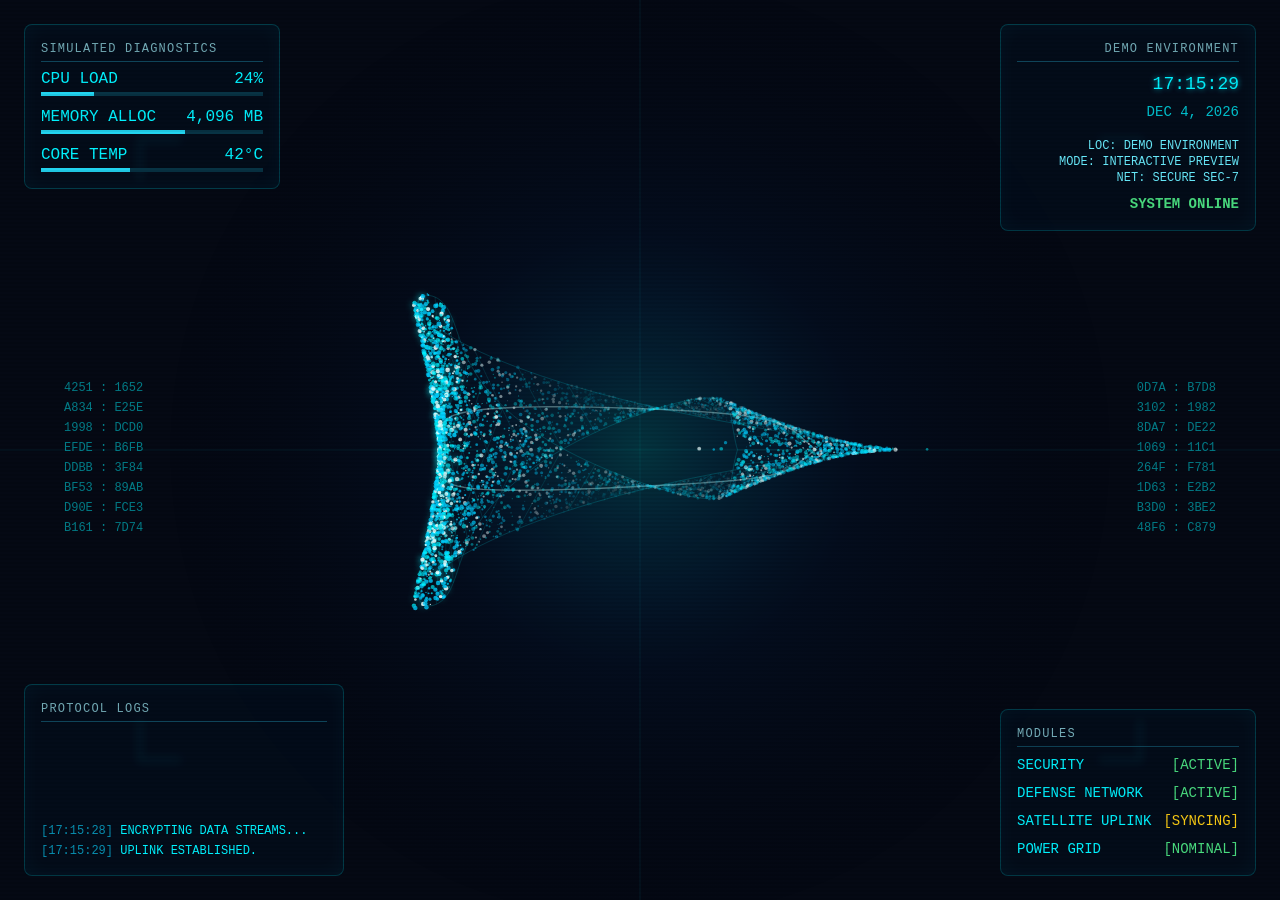
<file: site/demos/jarvis-hud.html>
<!DOCTYPE html>
<html lang="en">
<head>
    <meta charset="UTF-8">
    <meta name="viewport" content="width=device-width, initial-scale=1.0">
    <title>Interactive particle HUD — FCIS classroom demonstration</title>
    <!-- Self-contained demo; utilities below replace Tailwind CDN for offline reliability. -->
    <style>

        /* Tailwind-equivalent utilities used by this standalone example. */
        * { box-sizing: border-box; }
        .flex { display:flex; } .flex-col { flex-direction:column; }
        .flex-grow { flex-grow:1; }
        .items-center { align-items:center; } .items-end { align-items:flex-end; } .items-start { align-items:flex-start; }
        .justify-between { justify-content:space-between; } .justify-end { justify-content:flex-end; }
        .p-4 { padding:1rem; } .p-6 { padding:1.5rem; } .px-10 { padding-left:2.5rem; padding-right:2.5rem; } .pb-1 { padding-bottom:.25rem; }
        .mb-1 { margin-bottom:.25rem; } .mb-2 { margin-bottom:.5rem; } .mb-3 { margin-bottom:.75rem; }
        .mt-2 { margin-top:.5rem; } .mt-4 { margin-top:1rem; }
        .w-full { width:100%; } .w-64 { width:16rem; } .w-80 { width:20rem; } .w-32 { width:8rem; }
        .h-1 { height:.25rem; } .h-36 { height:9rem; } .h-48 { height:12rem; }
        .border-b { border-bottom-width:1px; border-bottom-style:solid; }
        .border-cyan-800 { border-color:#155e75; }
        .tracking-widest { letter-spacing:.1em; }
        .text-xs { font-size:.75rem;line-height:1rem; }
        .text-sm { font-size:.875rem;line-height:1.25rem; }
        .text-lg { font-size:1.125rem;line-height:1.75rem; }
        .text-right { text-align:right; } .font-bold { font-weight:700; }
        .text-cyan-200 { color:#a5f3fc; } .text-cyan-300 { color:#67e8f9; }
        .text-cyan-600 { color:#0891b2; } .text-green-400 { color:#4ade80; }
        .text-yellow-400 { color:#facc15; }
        .bg-cyan-950 { background:#083344; } .bg-cyan-400 { background:#22d3ee; }
        .bg-yellow-400 { background:#facc15; }
        .opacity-50 { opacity:.5; } .opacity-70 { opacity:.7; } .opacity-80 { opacity:.8; }
        .relative { position:relative; } .overflow-hidden { overflow:hidden; }
        .pointer-events-none { pointer-events:none; }
        .space-y-1 > * + * { margin-top:.25rem; } .space-y-2 > * + * { margin-top:.5rem; }
        @keyframes pulse-demo { 50% { opacity:.48; } }
        .animate-pulse { animation:pulse-demo 2s ease-in-out infinite; }
        @media (prefers-reduced-motion:reduce) { .animate-pulse { animation:none; } }
        /* System monospace fallback keeps this demo self-contained. */

        body, html {
            margin: 0;
            padding: 0;
            width: 100%;
            height: 100%;
            background-color: #050914; /* Deep space blue/black */
            overflow: hidden;
            font-family: 'Share Tech Mono', 'Consolas', 'Courier New', monospace;
            color: #00f3ff;
            user-select: none;
        }

        #hud-container {
            position: absolute;
            top: 0;
            left: 0;
            width: 100%;
            height: 100%;
            z-index: 10;
            pointer-events: none;
        }

        canvas {
            display: block;
            position: absolute;
            top: 0;
            left: 0;
            width: 100%;
            height: 100%;
            z-index: 1;
            cursor: grab;
        }

        canvas:active {
            cursor: grabbing;
        }

        .glow-text {
            text-shadow: 0 0 5px rgba(0, 243, 255, 0.5), 0 0 10px rgba(0, 243, 255, 0.3);
        }

        .panel {
            background: rgba(0, 20, 40, 0.3);
            border: 1px solid rgba(0, 243, 255, 0.2);
            border-radius: 8px;
            backdrop-filter: blur(4px);
            box-shadow: inset 0 0 20px rgba(0, 243, 255, 0.05);
        }

        .terminal-line {
            opacity: 0;
            animation: fadeIn 0.2s forwards;
        }

        @keyframes fadeIn {
            to { opacity: 1; }
        }

        /* Scanline effect */
        .scanlines {
            position: fixed;
            top: 0;
            left: 0;
            width: 100vw;
            height: 100vh;
            background: linear-gradient(
                to bottom,
                rgba(255,255,255,0),
                rgba(255,255,255,0) 50%,
                rgba(0,0,0,0.1) 50%,
                rgba(0,0,0,0.1)
            );
            background-size: 100% 4px;
            z-index: 50;
            pointer-events: none;
            opacity: 0.6;
        }
    </style>
</head>
<body>

    <!-- Background Canvas for 3D Fluid Particle Core -->
    <canvas id="coreCanvas"></canvas>
    
    <!-- Scanline Overlay -->
    <div class="scanlines"></div>

    <!-- HUD Elements Container -->
    <div id="hud-container" class="p-6 flex flex-col justify-between">
        
        <!-- Top Section -->
        <div class="flex justify-between items-start w-full">
            <!-- Top Left: Diagnostics -->
            <div class="panel p-4 w-64">
                <div class="text-xs tracking-widest text-cyan-200 opacity-70 mb-2 border-b border-cyan-800 pb-1">SIMULATED DIAGNOSTICS</div>
                <div class="flex justify-between mb-1">
                    <span>CPU LOAD</span>
                    <span id="cpu-load">24%</span>
                </div>
                <div class="w-full bg-cyan-950 h-1 mb-3">
                    <div id="cpu-bar" class="bg-cyan-400 h-1" style="width: 24%"></div>
                </div>
                
                <div class="flex justify-between mb-1">
                    <span>MEMORY ALLOC</span>
                    <span id="mem-load">4,096 MB</span>
                </div>
                <div class="w-full bg-cyan-950 h-1 mb-3">
                    <div id="mem-bar" class="bg-cyan-400 h-1" style="width: 65%"></div>
                </div>

                <div class="flex justify-between mb-1">
                    <span>CORE TEMP</span>
                    <span id="temp-load">42°C</span>
                </div>
                <div class="w-full bg-cyan-950 h-1">
                    <div id="temp-bar" class="bg-cyan-400 h-1" style="width: 40%"></div>
                </div>
            </div>

            <!-- Top Right: Location & Status -->
            <div class="panel p-4 w-64 text-right">
                <div class="text-xs tracking-widest text-cyan-200 opacity-70 mb-2 border-b border-cyan-800 pb-1">DEMO ENVIRONMENT</div>
                <div class="text-lg glow-text mb-1" id="clock">00:00:00</div>
                <div class="text-sm opacity-80" id="date-display">DATE</div>
                <div class="mt-4 text-xs text-cyan-300">
                    LOC: DEMO ENVIRONMENT<br>
                    MODE: INTERACTIVE PREVIEW<br>
                    NET: SECURE SEC-7
                </div>
                <div class="mt-2 text-green-400 animate-pulse text-sm font-bold">
                    SYSTEM ONLINE
                </div>
            </div>
        </div>

        <!-- Middle Section (Targeting reticle / data points) -->
        <div class="flex-grow flex items-center justify-between pointer-events-none px-10">
            <!-- Left Data Stream -->
            <div class="text-xs opacity-50 space-y-1 w-32" id="left-stream">
                <!-- Populated by JS -->
            </div>
            
            <!-- Right Data Stream -->
            <div class="text-xs opacity-50 space-y-1 w-32 text-right" id="right-stream">
                <!-- Populated by JS -->
            </div>
        </div>

        <!-- Bottom Section -->
        <div class="flex justify-between items-end w-full">
            <!-- Bottom Left: Clean System Protocol Logs -->
            <div class="panel p-4 w-80 h-48 overflow-hidden relative flex flex-col justify-between">
                <div class="text-xs tracking-widest text-cyan-200 opacity-70 mb-2 border-b border-cyan-800 pb-1">PROTOCOL LOGS</div>
                <div id="terminal-output" class="text-xs space-y-1 h-36 overflow-hidden flex flex-col justify-end">
                    <!-- System logs go here -->
                </div>
            </div>

            <!-- Bottom Right: Module Status -->
            <div class="panel p-4 w-64 text-sm space-y-2">
                <div class="text-xs tracking-widest text-cyan-200 opacity-70 mb-2 border-b border-cyan-800 pb-1">MODULES</div>
                <div class="flex items-center justify-between">
                    <span>SECURITY</span>
                    <span class="text-green-400">[ACTIVE]</span>
                </div>
                <div class="flex items-center justify-between">
                    <span>DEFENSE NETWORK</span>
                    <span class="text-green-400">[ACTIVE]</span>
                </div>
                <div class="flex items-center justify-between">
                    <span>SATELLITE UPLINK</span>
                    <span class="text-yellow-400 animate-pulse">[SYNCING]</span>
                </div>
                <div class="flex items-center justify-between">
                    <span>POWER GRID</span>
                    <span class="text-green-400">[NOMINAL]</span>
                </div>
            </div>
        </div>
    </div>

    <script>
        // --- 3D FLUID & FRACTURING PARTICLE CORE ---
        const canvas = document.getElementById('coreCanvas');
        const ctx = canvas.getContext('2d');
        
        let cx, cy;
        let time = 0;
        let mouseX = 0, mouseY = 0;
        let mouseScreenX = -1000, mouseScreenY = -1000;
        let prevMouseScreenX = -1000, prevMouseScreenY = -1000;
        let mouseVelX = 0, mouseVelY = 0;
        let burstForce = 0;
        let rotX = 0, rotY = 0;

        // Grab & Drag Physics State
        let isDragging = false;
        let dragStartX = 0, dragStartY = 0;
        let lastMouseX = 0, lastMouseY = 0;
        let coreOffsetX = 0, coreOffsetY = 0;
        let coreVelX = 0, coreVelY = 0;
        let dragRotX = 0, dragRotY = 0;
        let dragRotVelX = 0, dragRotVelY = 0;

        function resizeCanvas() {
            canvas.width = window.innerWidth;
            canvas.height = window.innerHeight;
            cx = canvas.width / 2;
            cy = canvas.height / 2;
        }

        window.addEventListener('resize', resizeCanvas);

        function handlePointerDown(x, y) {
            isDragging = true;
            dragStartX = x;
            dragStartY = y;
            lastMouseX = x;
            lastMouseY = y;
            mouseScreenX = x;
            mouseScreenY = y;
        }

        function handlePointerMove(x, y) {
            mouseX = (x - cx) / cx;
            mouseY = (y - cy) / cy;
            
            // Calculate cursor velocity for physical sand impact
            if (prevMouseScreenX > -500) {
                mouseVelX = (x - prevMouseScreenX) * 0.75;
                mouseVelY = (y - prevMouseScreenY) * 0.75;
            }
            prevMouseScreenX = mouseScreenX;
            prevMouseScreenY = mouseScreenY;
            mouseScreenX = x;
            mouseScreenY = y;

            if (isDragging) {
                const dx = x - lastMouseX;
                const dy = y - lastMouseY;
                
                // Pull the fluid core across the screen and impart 3D rotational torque
                coreOffsetX += dx * 0.85;
                coreOffsetY += dy * 0.85;
                coreVelX = dx * 0.45;
                coreVelY = dy * 0.45;

                dragRotVelY = dx * 0.009;
                dragRotVelX = -dy * 0.009;
                dragRotY += dragRotVelY;
                dragRotX += dragRotVelX;
            }
            lastMouseX = x;
            lastMouseY = y;
        }

        function handlePointerUp(x, y) {
            if (!isDragging) return;
            isDragging = false;
            const moveDist = Math.hypot(x - dragStartX, y - dragStartY);
            // Quick click without dragging still triggers a radial shatter burst
            if (moveDist < 8) {
                burstForce = 1.35;
            }
        }

        window.addEventListener('mousedown', (e) => handlePointerDown(e.clientX, e.clientY));
        window.addEventListener('mousemove', (e) => handlePointerMove(e.clientX, e.clientY));
        window.addEventListener('mouseup', (e) => handlePointerUp(e.clientX, e.clientY));

        // Touch support for mobile/tablet dragging
        window.addEventListener('touchstart', (e) => {
            if (e.touches.length > 0) handlePointerDown(e.touches[0].clientX, e.touches[0].clientY);
        }, { passive: true });
        window.addEventListener('touchmove', (e) => {
            if (e.touches.length > 0) handlePointerMove(e.touches[0].clientX, e.touches[0].clientY);
        }, { passive: true });
        window.addEventListener('touchend', (e) => {
            handlePointerUp(lastMouseX, lastMouseY);
        });

        resizeCanvas();

        // 3D Pseudo-Noise helper for fluid turbulence and breaking apart
        function fluidNoise(x, y, z, t) {
            return (
                Math.sin(x * 0.018 + t * 1.4) * Math.cos(y * 0.018 - t * 1.1) +
                Math.sin(y * 0.022 + z * 0.022 + t * 1.7) * 0.6 +
                Math.cos(z * 0.015 - x * 0.015 - t * 0.9) * 0.4
            );
        }

        const NUM_PARTICLES = 5600;
        const baseRadius = 420; // Massively enlarged base radius to fill the viewport
        const stripWidth = 190; // Widened ribbon for bold structure and clear visibility
        const particles = [];

        for (let i = 0; i < NUM_PARTICLES; i++) {
            // Parametric distribution along the continuous Mobius loop [0, 2*PI]
            const u = (i / NUM_PARTICLES) * Math.PI * 2;
            // Cross-sectional distribution across the ribbon width [-1, 1]
            const v = (Math.random() * 2 - 1);
            
            // Cluster assignment for disruption tearing
            const clusterAngle = Math.sin(u * 3) * Math.cos(v * Math.PI);
            const scatterMultiplier = Math.random() * 1.6 + 0.4;

            particles.push({
                u: u,
                v: v,
                speed: (Math.random() * 0.0025 + 0.0012) * (Math.random() > 0.5 ? 1 : -1),
                x: 0, y: 0, z: 0,
                vx: 0, vy: 0, vz: 0,
                // Sand granular displacement physics
                sandDispX: 0, sandDispY: 0, sandDispZ: 0,
                sandVx: 0, sandVy: 0, sandVz: 0,
                grainWeight: Math.random() * 0.6 + 0.7,
                size: Math.random() * 1.8 + 0.5,
                phase: Math.random() * Math.PI * 2,
                cluster: clusterAngle,
                scatterMult: scatterMultiplier,
                strandLayer: (Math.random() - 0.5) * 8, // Tighter strand alignment to hold crisp shape
                colorType: Math.random() > 0.82 ? 'accent' : (Math.random() > 0.45 ? 'mid' : 'main')
            });
        }

        function drawTargetingLines() {
            ctx.strokeStyle = 'rgba(0, 243, 255, 0.07)';
            ctx.lineWidth = 1;
            ctx.shadowBlur = 0;
            
            // Crosshairs
            ctx.beginPath();
            ctx.moveTo(cx, 0);
            ctx.lineTo(cx, canvas.height);
            ctx.moveTo(0, cy);
            ctx.lineTo(canvas.width, cy);
            ctx.stroke();

            // Corner brackets
            const size = 40;
            const padding = 140;
            ctx.lineWidth = 1.5;
            ctx.strokeStyle = 'rgba(0, 243, 255, 0.28)';
            
            // Top Left
            ctx.beginPath(); ctx.moveTo(padding, padding + size); ctx.lineTo(padding, padding); ctx.lineTo(padding + size, padding); ctx.stroke();
            // Top Right
            ctx.beginPath(); ctx.moveTo(canvas.width - padding, padding + size); ctx.lineTo(canvas.width - padding, padding); ctx.lineTo(canvas.width - padding - size, padding); ctx.stroke();
            // Bottom Left
            ctx.beginPath(); ctx.moveTo(padding, canvas.height - padding - size); ctx.lineTo(padding, canvas.height - padding); ctx.lineTo(padding + size, canvas.height - padding); ctx.stroke();
            // Bottom Right
            ctx.beginPath(); ctx.moveTo(canvas.width - padding, canvas.height - padding - size); ctx.lineTo(canvas.width - padding, canvas.height - padding); ctx.lineTo(canvas.width - padding - size, canvas.height - padding); ctx.stroke();
        }

        function animateCanvas() {
            if (document.hidden || window.matchMedia('(prefers-reduced-motion: reduce)').matches) { requestAnimationFrame(animateCanvas); return; }
            ctx.clearRect(0, 0, canvas.width, canvas.height);
            drawTargetingLines();

            time += 0.016;

            // Decay click-burst smoothly
            burstForce *= 0.96;

            // Spring-back physics when released + rotational momentum
            if (!isDragging) {
                coreVelX = (coreVelX - coreOffsetX * 0.065) * 0.86;
                coreVelY = (coreVelY - coreOffsetY * 0.065) * 0.86;
                coreOffsetX += coreVelX;
                coreOffsetY += coreVelY;

                dragRotY += dragRotVelY;
                dragRotX += dragRotVelX;
                dragRotVelY *= 0.94;
                dragRotVelX *= 0.94;
            }

            const currentCx = cx + coreOffsetX;
            const currentCy = cy + coreOffsetY;
            const dragSpeed = Math.min(2.0, Math.hypot(coreVelX, coreVelY) * 0.04);

            // Shape integrity: stays cohesive & structured, only breaks apart when disrupted by click burst or dragging
            const fractureAmount = burstForce + dragSpeed * 0.65;

            // Smooth 3D rotation combining steady rotation + user drag torque
            const targetRotY = time * 0.28 + dragRotY + (isDragging ? 0 : mouseX * 0.35);
            const targetRotX = Math.sin(time * 0.15) * 0.25 + dragRotX + (isDragging ? 0 : mouseY * 0.35);
            rotY += (targetRotY - rotY) * 0.12;
            rotX += (targetRotX - rotX) * 0.12;

            // Subtle elastic tether line connecting the displaced core back to the center reticle
            if (Math.hypot(coreOffsetX, coreOffsetY) > 6) {
                ctx.beginPath();
                ctx.moveTo(cx, cy);
                ctx.lineTo(currentCx, currentCy);
                ctx.strokeStyle = 'rgba(0, 243, 255, 0.18)';
                ctx.lineWidth = 1;
                ctx.setLineDash([4, 6]);
                ctx.stroke();
                ctx.setLineDash([]);
            }

            // Ambient core glow that follows the dragged position (guarantee non-negative radius)
            const glowRadius = Math.max(10, baseRadius * (1.15 + fractureAmount * 0.4));
            const grad = ctx.createRadialGradient(currentCx, currentCy, 4, currentCx, currentCy, glowRadius);
            grad.addColorStop(0, `rgba(0, 243, 255, ${0.18 / (1 + fractureAmount * 0.4)})`);
            grad.addColorStop(0.45, 'rgba(0, 120, 255, 0.04)');
            grad.addColorStop(1, 'rgba(0, 0, 0, 0)');
            ctx.fillStyle = grad;
            ctx.beginPath();
            ctx.arc(currentCx, currentCy, glowRadius, 0, Math.PI * 2);
            ctx.fill();

            // Compute 3D Mobius Strip spine & edge guide lines to define the shape crisply
            function project3D(x, y, z) {
                let x1 = x * Math.cos(rotY) - z * Math.sin(rotY);
                let z1 = z * Math.cos(rotY) + x * Math.sin(rotY);
                let y2 = y * Math.cos(rotX) - z1 * Math.sin(rotX);
                let z2 = z1 * Math.cos(rotX) + y * Math.sin(rotX);
                const scale = 720 / (720 + z2 + 480);
                return {
                    x: currentCx + x1 * scale,
                    y: currentCy + y2 * scale,
                    z: z2,
                    scale: scale
                };
            }

            function getMobiusPoint(u, vNorm) {
                const halfU = u / 2;
                const effV = vNorm * stripWidth;
                const rad = baseRadius + effV * Math.cos(halfU);
                const bx = rad * Math.cos(u);
                const by = effV * Math.sin(halfU);
                const bz = rad * Math.sin(u);
                const invFactor = 1 - 0.28 * Math.cos(u * 2);
                return {
                    x: bx * invFactor,
                    y: (by * Math.cos(u) - bz * 0.18) * 1.15,
                    z: (bz * Math.cos(halfU) + bx * Math.sin(halfU) * 0.3) * invFactor
                };
            }

            // Draw structural edge lines (top edge, spine, bottom edge)
            const edgeV = [-1, 0, 1];
            for (let e = 0; e < edgeV.length; e++) {
                const vNorm = edgeV[e];
                const lineAlpha = (e === 1 ? 0.38 : 0.22) * Math.max(0.08, 1 - fractureAmount * 0.7);
                ctx.strokeStyle = e === 1 ? `rgba(200, 255, 255, ${lineAlpha})` : `rgba(0, 243, 255, ${lineAlpha})`;
                ctx.lineWidth = e === 1 ? 1.4 : 0.8;
                ctx.beginPath();
                const steps = 140;
                for (let s = 0; s <= steps; s++) {
                    const u = (s / steps) * Math.PI * 2;
                    const pt = getMobiusPoint(u, vNorm);
                    const proj = project3D(pt.x, pt.y, pt.z);
                    if (s === 0) ctx.moveTo(proj.x, proj.y);
                    else ctx.lineTo(proj.x, proj.y);
                }
                ctx.stroke();
            }

            // Draw transverse structural ribs along the strip
            const ribAlpha = 0.16 * Math.max(0.04, 1 - fractureAmount * 0.8);
            ctx.strokeStyle = `rgba(0, 243, 255, ${ribAlpha})`;
            ctx.lineWidth = 0.7;
            const ribCount = 36;
            for (let r = 0; r < ribCount; r++) {
                const u = (r / ribCount) * Math.PI * 2;
                const pEdge1 = project3D(...Object.values(getMobiusPoint(u, -1)));
                const pEdge2 = project3D(...Object.values(getMobiusPoint(u, 1)));
                ctx.beginPath();
                ctx.moveTo(pEdge1.x, pEdge1.y);
                ctx.lineTo(pEdge2.x, pEdge2.y);
                ctx.stroke();
            }

            const projected = [];
            const fov = 720;

            for (let i = 0; i < NUM_PARTICLES; i++) {
                const p = particles[i];
                
                // Continuous particle flow along the loop
                p.u = (p.u + p.speed + 0.0022) % (Math.PI * 2);

                const u = p.u;
                // Inverted Möbius strip parametric manifold:
                const halfU = u / 2;
                const cosHalfU = Math.cos(halfU);
                const sinHalfU = Math.sin(halfU);

                // Modulate ribbon width with tight coherence
                const effectiveV = (p.v * stripWidth + p.strandLayer);
                
                // Base Inverted Möbius Coordinates:
                const rad = baseRadius + effectiveV * cosHalfU;
                const bx = rad * Math.cos(u);
                const by = effectiveV * sinHalfU;
                const bz = rad * Math.sin(u);

                // Inversion fold: inside-out manifold topology
                const invFactor = 1 - 0.28 * Math.cos(u * 2);
                let mx = bx * invFactor;
                let my = (by * Math.cos(u) - bz * 0.18) * 1.15;
                let mz = (bz * Math.cos(halfU) + bx * sinHalfU * 0.3) * invFactor;

                // 3D turbulence curl/noise kicks in when disrupted
                let targetX = mx;
                let targetY = my;
                let targetZ = mz;

                if (fractureAmount > 0.01) {
                    const nX = fluidNoise(mx * 0.8, my * 0.8, mz * 0.8, time);
                    const nY = fluidNoise(my * 0.8, mz * 0.8, mx * 0.8, time + 12);
                    const nZ = fluidNoise(mz * 0.8, mx * 0.8, my * 0.8, time + 24);

                    const clusterBreak = (0.5 + 0.5 * Math.sin(p.cluster * 4 + time * 1.4)) * fractureAmount * 180 * p.scatterMult;
                    const driftScale = fractureAmount * 95 * p.scatterMult;

                    targetX += (mx / (baseRadius || 1)) * clusterBreak + nX * driftScale;
                    targetY += (my / (stripWidth || 1)) * clusterBreak * 0.7 + nY * driftScale;
                    targetZ += (mz / (baseRadius || 1)) * clusterBreak + nZ * driftScale;
                }

                // Rapid return when not disrupted; fluid lag when disrupted
                const followStiffness = fractureAmount > 0.01 ? (0.1 / (0.65 + p.scatterMult * 0.45)) : 0.32;
                p.vx = (p.vx + (targetX - p.x) * followStiffness) * 0.78;
                p.vy = (p.vy + (targetY - p.y) * followStiffness) * 0.78;
                p.vz = (p.vz + (targetZ - p.z) * followStiffness) * 0.78;

                p.x += p.vx;
                p.y += p.vy;
                p.z += p.vz;

                // Apply sand dispersal physics (granular spray, friction, and return)
                p.sandDispX += p.sandVx;
                p.sandDispY += p.sandVy;
                p.sandDispZ += p.sandVz;

                // High friction so it acts like dry granular sand, not fluid liquid
                p.sandVx *= 0.88;
                p.sandVy *= 0.88;
                p.sandVz *= 0.88;

                // Gravity & elastic return back into the Möbius manifold
                p.sandDispX *= 0.93;
                p.sandDispY *= 0.93;
                p.sandDispZ *= 0.93;

                const curX = p.x + p.sandDispX;
                const curY = p.y + p.sandDispY;
                const curZ = p.z + p.sandDispZ;

                // 3D Rotation around Y axis
                let x1 = curX * Math.cos(rotY) - curZ * Math.sin(rotY);
                let z1 = curZ * Math.cos(rotY) + curX * Math.sin(rotY);

                // 3D Rotation around X axis
                let y2 = curY * Math.cos(rotX) - z1 * Math.sin(rotX);
                let z2 = z1 * Math.cos(rotX) + curY * Math.sin(rotX);

                // Trailing momentum lag from user drag
                const trailLagX = -coreVelX * p.scatterMult * 2.2;
                const trailLagY = -coreVelY * p.scatterMult * 2.2;

                // Perspective projection
                const scale = fov / (fov + z2 + 480);
                let px = currentCx + (x1 + trailLagX) * scale;
                let py = currentCy + (y2 + trailLagY) * scale;

                // Sand-like impact and disruption
                if (!isDragging) {
                    const mdx = px - mouseScreenX;
                    const mdy = py - mouseScreenY;
                    const mDistSq = mdx * mdx + mdy * mdy;
                    const sandRadius = 90;
                    
                    if (mDistSq < sandRadius * sandRadius) {
                        const mDist = Math.sqrt(mDistSq) || 1;
                        const impact = (1 - mDist / sandRadius);
                        const cursorSpeed = Math.min(25, Math.hypot(mouseVelX, mouseVelY));
                        
                        // Scatter grains with jittered radial push + cursor momentum transfer
                        const scatterJitter = (Math.random() - 0.5) * 1.4;
                        const sprayPower = (impact * 22 + cursorSpeed * 1.8) * p.grainWeight;
                        
                        // Granular spray across 3D coordinates
                        const normDx = mdx / mDist;
                        const normDy = mdy / mDist;
                        
                        p.sandVx += (normDx + scatterJitter) * sprayPower;
                        p.sandVy += (normDy + (Math.random() - 0.5) * 1.2) * sprayPower + (Math.random() * 2); // slight downward settling
                        p.sandVz += (Math.random() - 0.5) * sprayPower * 1.8;
                    }
                }

                projected.push({
                    x: px,
                    y: py,
                    z: z2,
                    scale: scale,
                    size: p.size,
                    colorType: p.colorType
                });
            }

            // Sort back-to-front for proper 3D depth rendering
            projected.sort((a, b) => b.z - a.z);

            // Render 3D Particles
            for (let i = 0; i < projected.length; i++) {
                const p = projected[i];
                const depthAlpha = Math.max(0.1, Math.min(1, (480 - p.z) / 680));
                const particleRadius = Math.max(0.2, p.size * p.scale * 1.6);
                
                ctx.beginPath();
                ctx.arc(p.x, p.y, particleRadius, 0, Math.PI * 2);
                
                if (p.colorType === 'accent') {
                    ctx.fillStyle = `rgba(235, 255, 255, ${depthAlpha})`;
                    ctx.shadowBlur = p.z < -40 ? 6 : 0;
                    ctx.shadowColor = '#00f3ff';
                } else if (p.colorType === 'mid') {
                    ctx.fillStyle = `rgba(0, 205, 255, ${depthAlpha * 0.9})`;
                    ctx.shadowBlur = 0;
                } else {
                    ctx.fillStyle = `rgba(0, 243, 255, ${depthAlpha * 0.78})`;
                    ctx.shadowBlur = 0;
                }
                ctx.fill();
            }
            ctx.shadowBlur = 0;

            requestAnimationFrame(animateCanvas);
        }

        // --- HUD LOGIC & UPDATES ---

        function updateClock() {
            const now = new Date();
            document.getElementById('clock').innerText = now.toLocaleTimeString('en-US', { hour12: false });
            document.getElementById('date-display').innerText = now.toLocaleDateString('en-US', { year: 'numeric', month: 'short', day: 'numeric' }).toUpperCase();
        }

        function updateDiagnostics() {
            const cpu = Math.floor(Math.random() * 40) + 10;
            const mem = Math.floor(Math.random() * 30) + 50;
            const temp = Math.floor(Math.random() * 10) + 38;

            document.getElementById('cpu-load').innerText = cpu + '%';
            document.getElementById('cpu-bar').style.width = cpu + '%';

            document.getElementById('mem-load').innerText = (mem * 64) + ' MB';
            document.getElementById('mem-bar').style.width = mem + '%';

            document.getElementById('temp-load').innerText = temp + '°C';
            document.getElementById('temp-bar').style.width = temp + '%';
            
            document.getElementById('cpu-bar').className = cpu > 40 ? 'bg-yellow-400 h-1' : 'bg-cyan-400 h-1';
        }

        const logMessages = [
            "INITIALIZING NEURAL NET...",
            "CHECKING BIOMETRICS...",
            "SCANNING LOCAL NETWORK...",
            "UPLINK ESTABLISHED.",
            "CALIBRATING FLUID MATRIX...",
            "WEATHER DATA UPDATED.",
            "ENCRYPTING DATA STREAMS...",
            "MEMORY OPTIMIZATION COMPLETE.",
            "PINGING SECURE SERVER...",
            "RESPONSE TIME: 12ms",
            "ROUTING POWER TO SUBSYSTEMS...",
            "ALL SYSTEMS NOMINAL."
        ];

        function addTerminalLog() {
            const terminal = document.getElementById('terminal-output');
            const randomMsg = logMessages[Math.floor(Math.random() * logMessages.length)];
            const timestamp = new Date().toISOString().substring(11,19);
            
            const line = document.createElement('div');
            line.className = 'terminal-line';
            line.innerHTML = `<span class="text-cyan-600">[${timestamp}]</span> ${randomMsg}`;
            
            terminal.appendChild(line);

            if (terminal.children.length > 7) {
                terminal.removeChild(terminal.firstChild);
            }
        }

        function updateSideStreams() {
            const generateHex = () => Array.from({length: 4}, () => Math.floor(Math.random()*16).toString(16).toUpperCase()).join('');
            
            let leftHTML = '';
            let rightHTML = '';
            for(let i=0; i<8; i++) {
                leftHTML += `<div>${generateHex()} : ${generateHex()}</div>`;
                rightHTML += `<div>${generateHex()} : ${generateHex()}</div>`;
            }
            
            document.getElementById('left-stream').innerHTML = leftHTML;
            document.getElementById('right-stream').innerHTML = rightHTML;
        }

        // Initialize loops
        window.onload = () => {
            animateCanvas();
            setInterval(updateClock, 1000);
            setInterval(updateDiagnostics, 2000);
            setInterval(addTerminalLog, 1500);
            setInterval(updateSideStreams, 200);
            updateClock();
            addTerminalLog();
        };

    </script>
</body>
</html>
</file>
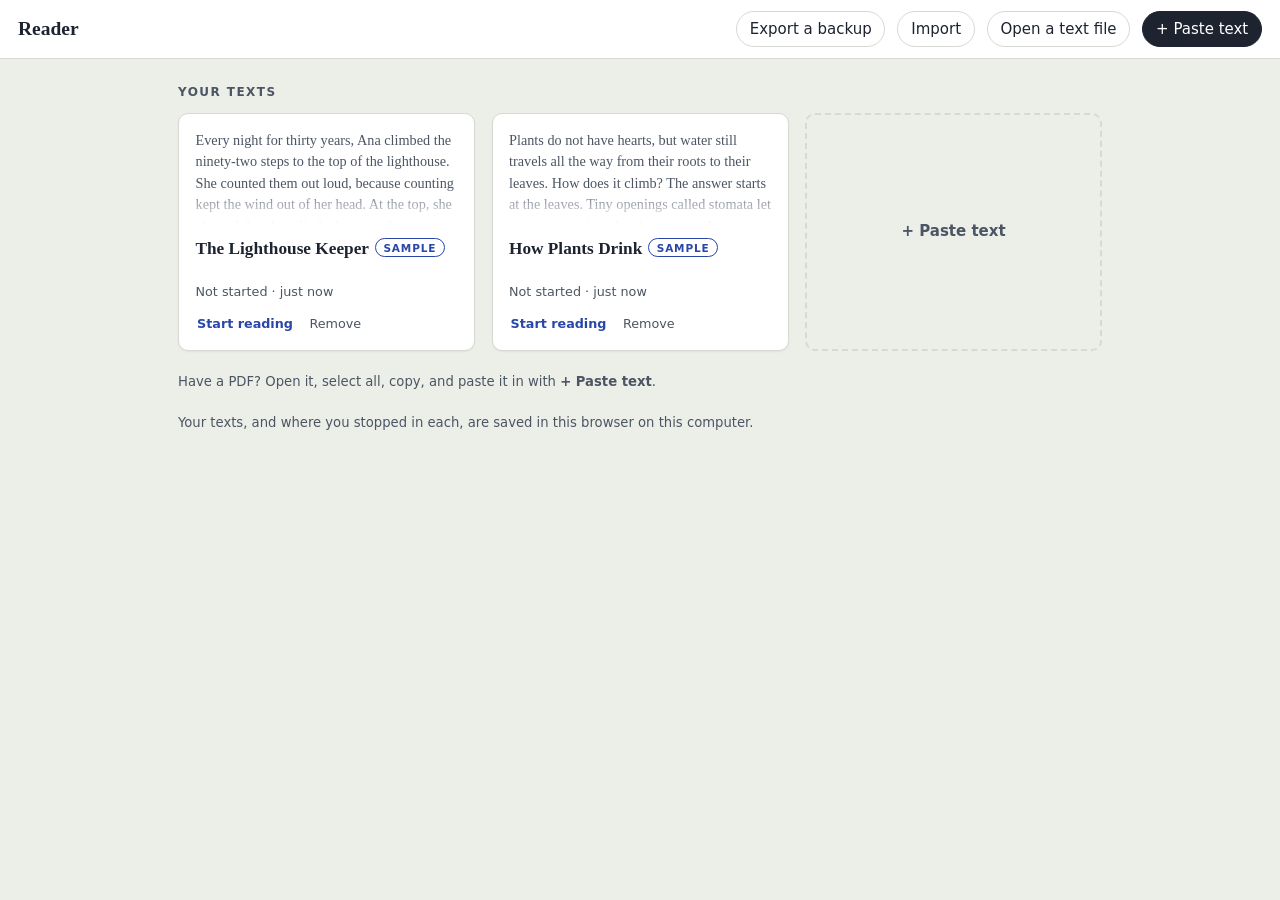
<file: site/demos/reader.html>
<!DOCTYPE html>
<html lang="en">
<head>
<meta charset="UTF-8">
<meta name="viewport" content="width=device-width, initial-scale=1">
<title>Reader</title>
<!--
  Reader: paste in text and hear it read aloud, line by line, with the words highlighted as they're read.
  One file with no app-server requests or AI API. Voices are supplied by your browser/device.
  Your texts and where you stopped are saved in this browser.
  Browser-provided speech voices may use online processing; do not read confidential text aloud without checking device settings.
  Have a PDF? Open it, select all, copy, and paste it in.
  Change anything you like. Or paste this whole file into Gemini and ask for a change.
  The sample texts are invented.
-->
<style>
  :root { --paper:#f6f7f4; --deep:#eceee8; --ink:#1d2430; --soft:#4b5563; --rule:#d6dad2; --blue:#2847a8; --white:#fff; --hi:#f5e663;
    --sans: system-ui, -apple-system, "Segoe UI", Roboto, Helvetica, Arial, sans-serif;
    --page:#ffffff; --size: 22px; --lh: 1.75; --face: Georgia, "Times New Roman", serif; }
  * { box-sizing: border-box; }
  html, body { margin: 0; background: var(--deep); color: var(--ink); font: 15px/1.5 var(--sans); }
  button, input, select, textarea { font: inherit; color: inherit; }
  button { cursor: pointer; }
  :focus-visible { outline: 3px solid var(--blue); outline-offset: 2px; }

  .bar { display: flex; flex-wrap: wrap; align-items: center; gap: 0.5rem 0.8rem; padding: 0.7rem 1.2rem; background: var(--white); border-bottom: 1px solid var(--rule); }
  .bar h1 { font: 600 1.3rem/1 Georgia, serif; margin: 0 auto 0 0; }
  .btn { border: 1px solid var(--rule); background: var(--white); border-radius: 999px; padding: 0.4rem 0.85rem; font-weight: 500; }
  .btn:hover { border-color: var(--ink); }
  .btn.primary { background: var(--ink); border-color: var(--ink); color: var(--white); }

  .readmain { max-width: 62rem; margin: 0 auto; padding: 1.2rem 1.2rem 7rem; }
  #readTitle { font-size: 1.05rem; max-width: 26rem; overflow: hidden; text-overflow: ellipsis; white-space: nowrap; }
  .hub { max-width: 64rem; margin: 0 auto; padding: 1.8rem 1.2rem 3rem; }
  .hub-h { font: 600 0.8rem/1 var(--sans); letter-spacing: 0.12em; text-transform: uppercase; color: var(--soft); margin: 0 0 1rem; }
  .cards { display: grid; grid-template-columns: repeat(auto-fill, minmax(16rem, 1fr)); gap: 1.1rem; }
  .card { background: var(--white); border: 1px solid var(--rule); border-radius: 10px; display: flex; flex-direction: column; box-shadow: 0 1px 2px rgba(0,0,0,.05); }
  .card:hover { border-color: var(--soft); }
  .card .open { flex: 1; display: flex; flex-direction: column; text-align: left; border: 0; background: none; padding: 1.1rem 1.1rem 0.6rem; border-radius: 10px 10px 0 0; }
  .card .peek { font: 0.95rem/1.5 Georgia, serif; color: var(--soft); height: 6.6em; overflow: hidden; margin: 0 0 0.9rem; -webkit-mask-image: linear-gradient(#000 60%, transparent); mask-image: linear-gradient(#000 60%, transparent); }
  .card h3 { font: 600 1.15rem/1.25 Georgia, serif; margin: 0 0 0.5rem; }
  .bar-p { height: 6px; border-radius: 3px; background: var(--deep); overflow: hidden; margin: 0.2rem 0 0.4rem; }
  .bar-p i { display: block; height: 100%; background: var(--blue); }
  .card .meta { margin: 0; color: var(--soft); font-size: 0.85rem; }
  .card .acts { display: flex; gap: 0.3rem; padding: 0 0.8rem 0.8rem; }
  .card .acts button { border: 0; background: none; color: var(--soft); font-size: 0.85rem; padding: 0.3rem 0.4rem; border-radius: 6px; }
  .card .acts button:hover { color: var(--ink); background: var(--paper); }
  .card .acts .go { color: var(--blue); font-weight: 600; }
  .card.new { border: 2px dashed var(--rule); box-shadow: none; background: transparent; align-items: center; justify-content: center; min-height: 14rem; color: var(--soft); font-weight: 600; }
  .badge { display: inline-block; font: 600 0.7rem/1 var(--sans); letter-spacing: 0.08em; text-transform: uppercase; border: 1px solid var(--blue); color: var(--blue); border-radius: 999px; padding: 0.22rem 0.5rem; margin-left: 0.4rem; vertical-align: 2px; }
  .hub-note { color: var(--soft); font-size: 0.88rem; margin-top: 1.4rem; }

  .page { background: var(--page); border-radius: 12px; border: 1px solid var(--rule); padding: clamp(1.4rem, 4vw, 3rem) clamp(1.2rem, 5vw, 4rem); min-height: 60vh; }
  .head { display: flex; align-items: flex-start; justify-content: space-between; gap: 1rem; margin: 0 0 1.2rem; }
  .page h2 { font: 600 1.6rem/1.2 Georgia, serif; margin: 0; }
  .btn.small { padding: 0.2rem 0.65rem; font-size: 0.85rem; color: var(--soft); }
  .text { font-family: var(--face); font-size: var(--size); line-height: var(--lh); max-width: 40em; }
  .text p { margin: 0 0 1em; }
  .s { cursor: pointer; border-radius: 4px; transition: opacity 0.2s ease, background 0.2s ease; }
  .s:hover { background: rgba(40, 71, 168, 0.07); }
  .s.now { background: rgba(245, 230, 99, 0.45); }
  .s .w { background: var(--hi); border-radius: 3px; box-shadow: 0 0 0 2px var(--hi); }
  .focus .s:not(.now) { opacity: 0.35; }

  .controls { position: fixed; left: 0; right: 0; bottom: 0; z-index: 5; background: var(--white); border-top: 1px solid var(--rule); padding: 0.7rem 1.2rem; display: flex; flex-wrap: wrap; align-items: center; justify-content: center; gap: 0.6rem 1.2rem; }
  .play { min-width: 8.5rem; font-size: 1.1rem; font-weight: 600; padding: 0.6rem 1.2rem; }
  .ctl { display: inline-flex; align-items: center; gap: 0.45rem; color: var(--soft); font-size: 0.9rem; }
  .ctl select { border: 1px solid var(--rule); border-radius: 8px; padding: 0.3rem 0.4rem; background: var(--white); max-width: 14rem; }
  .ctl input[type=range] { width: 7rem; }
  .where { color: var(--soft); font-size: 0.85rem; min-width: 8rem; text-align: center; }
  .voice-note { flex-basis:100%; margin:-.3rem 0 0; color:var(--soft); font-size:.78rem; text-align:center; }

  dialog { border: 1px solid var(--rule); border-radius: 12px; padding: 1.3rem 1.5rem; max-width: 40rem; width: calc(100% - 2rem); }
  dialog::backdrop { background: rgba(29, 36, 48, 0.35); }
  dialog h3 { font: 600 1.3rem/1.2 Georgia, serif; margin: 0 0 0.6rem; }
  .lbl { display: block; font-weight: 600; font-size: 0.85rem; margin: 0.8rem 0 0.35rem; }
  .field { width: 100%; border: 1px solid var(--rule); border-radius: 8px; padding: 0.5rem 0.65rem; }
  textarea.field { min-height: 14rem; resize: vertical; }
  .row { display: flex; flex-wrap: wrap; gap: 0.5rem; margin-top: 1rem; }
  .opts { display: grid; grid-template-columns: 8rem 1fr; gap: 0.7rem 1rem; align-items: center; }
  .opts .seg { justify-self: start; }
  .seg { display: inline-flex; flex-wrap: wrap; border: 1px solid var(--rule); border-radius: 999px; overflow: hidden; }
  .seg button { border: 0; background: var(--white); padding: 0.3rem 0.75rem; }
  .seg button[aria-pressed="true"] { background: var(--ink); color: var(--white); }
  .note { color: var(--soft); font-size: 0.88rem; }

  @media (max-width: 760px) { .ctl input[type=range] { width: 5rem; } }
</style>
</head>
<body>
<div id="home">
<header class="bar">
  <h1>Reader</h1>
  <button class="btn" id="exportAll">Export a backup</button>
  <button class="btn" id="importAll">Import</button>
  <input type="file" id="importFile" accept=".json,application/json" hidden>
  <button class="btn" id="fileBtn">Open a text file</button>
  <input type="file" id="file" accept=".txt,text/plain" hidden>
  <button class="btn primary" id="addBtn">+ Paste text</button>
</header>
<section class="hub">
  <h2 class="hub-h">Your texts</h2>
  <div class="cards" id="cards"></div>
  <p class="hub-note">Have a PDF? Open it, select all, copy, and paste it in with <b>+ Paste text</b>.</p>
  <p class="hub-note"><button class="btn" id="addSamples" hidden>Add the sample texts</button></p>
  <p class="hub-note" id="homeStatus">Your texts, and where you stopped in each, are saved in this browser on this computer.</p>
</section>
</div>

<div id="reading" hidden>
<header class="bar">
  <button class="btn" id="homeBtn">← All texts</button>
  <h1 id="readTitle"></h1>
  <button class="btn" id="displayBtn">Display</button>
  <button class="btn" id="removeBtn">Remove</button>
</header>
<main class="readmain">
  <article class="page" id="page"><h2 id="title"></h2><p class="note" style="margin:-0.6rem 0 1.2rem">Click any sentence to start reading from there.</p><div class="text" id="text"></div></article>
</main>
<div class="controls" role="group" aria-label="Reading controls">
  <button class="btn" id="back" aria-label="Back one sentence">⏮</button>
  <button class="btn primary play" id="play">▶ Read aloud</button>
  <button class="btn" id="fwd" aria-label="Forward one sentence">⏭</button>
  <span class="where" id="where"></span>
  <label class="ctl">Speed <input type="range" id="rate" min="0.6" max="1.6" step="0.1" value="1"> <span id="rateOut">1×</span></label>
  <label class="ctl">Voice <select id="voice" aria-describedby="voiceNote"></select></label>
  <p class="voice-note" id="voiceNote" role="status">Voices vary by browser and device.</p>
</div>
</div>

<dialog id="addDlg">
  <form method="dialog" id="addForm">
    <h3>Paste text</h3>
    <label class="lbl" for="newTitle">Title</label><input class="field" id="newTitle" placeholder="Chapter 3, my essay, the lab instructions…">
    <label class="lbl" for="newText">Text</label><textarea class="field" id="newText" required placeholder="Paste or type here."></textarea>
    <div class="row"><button class="btn primary" value="ok">Add and read</button><button class="btn" value="cancel" formnovalidate>Cancel</button></div>
  </form>
</dialog>

<dialog id="dispDlg">
  <h3>Display</h3>
  <div class="opts">
    <span>Text size</span><div class="seg" data-opt="size"><button data-v="18px">Small</button><button data-v="22px">Medium</button><button data-v="27px">Large</button><button data-v="33px">Larger</button></div>
    <span>Line spacing</span><div class="seg" data-opt="lh"><button data-v="1.5">Normal</button><button data-v="1.75">Relaxed</button><button data-v="2.1">Wide</button></div>
    <span>Letters</span><div class="seg" data-opt="face"><button data-v='Georgia, "Times New Roman", serif'>Book</button><button data-v='Verdana, Tahoma, "Segoe UI", sans-serif'>Wide and clear</button><button data-v='system-ui, -apple-system, "Segoe UI", sans-serif'>Plain</button></div>
    <span>Page color</span><div class="seg" data-opt="page"><button data-v="#ffffff">White</button><button data-v="#fbf5e3">Cream</button><button data-v="#eef4ea">Sage</button><button data-v="#eaf0f6">Sky</button></div>
    <span>Focus</span><div class="seg" data-opt="focus"><button data-v="off">Show everything</button><button data-v="on">Dim the rest</button></div>
  </div>
  <div class="row"><button class="btn primary" id="dispOk">Done</button></div>
</dialog>

<dialog id="delDlg">
  <h3 id="delTitle">Remove this text?</h3>
  <p>It's removed from this browser.</p>
  <div class="row"><button class="btn primary" id="delYes">Remove it</button><button class="btn" id="delNo">Keep it</button></div>
</dialog>

<script>
(function () {
  "use strict";
  var KEY = "reader-texts", PREFS = "reader-display";
  var $ = function (id) { return document.getElementById(id); };
  var synth = window.speechSynthesis;
  var store, cur = null, sentences = [], idx = 0, playing = false, voices = [], toDelete = null;
  var generation = 0, chunks = [], partIndex = 0, resumeTimer = null, speechWatchdog = null;
  var prefs = { size: "22px", lh: "1.75", face: 'Georgia, "Times New Roman", serif', page: "#ffffff", focus: "off", rate: "1", voice: "" };

  function uid() { return Math.random().toString(36).slice(2, 10); }
  function esc(s) { return String(s || "").replace(/[&<>"]/g, function (c) { return { "&": "&amp;", "<": "&lt;", ">": "&gt;", '"': "&quot;" }[c]; }); }

  function samples() {
    return [
      { id: uid(), sample: true, title: "The Lighthouse Keeper", pos: 0, updated: Date.now(),
        text: "Every night for thirty years, Ana climbed the ninety-two steps to the top of the lighthouse. She counted them out loud, because counting kept the wind out of her head.\n\nAt the top, she cleaned the glass, lit the lamp, and wrote one sentence in a small green notebook. Some nights the sentence was about the weather. Some nights it was about a ship she never saw again.\n\nWhen the town finally replaced the lamp with a machine, they found forty notebooks on the shelf. Read in order, they told the story of a coast, one sentence at a time." },
      { id: uid(), sample: true, title: "How Plants Drink", pos: 0, updated: Date.now() - 1000,
        text: "Plants do not have hearts, but water still travels all the way from their roots to their leaves. How does it climb?\n\nThe answer starts at the leaves. Tiny openings called stomata let water escape into the air as vapor. As water leaves, it pulls on the water behind it, like a long chain of people holding hands.\n\nThis pull reaches down through narrow tubes inside the stem, all the way to the roots. Scientists call this process transpiration. On a hot day, a single large tree can move hundreds of liters of water this way." }
    ];
  }

  /* ---------- Saving in this browser ---------- */
  function load() {
    try { store = JSON.parse(localStorage.getItem(KEY)); } catch (e) { store = null; }
    if (!store || !Array.isArray(store.texts)) store = { texts: samples() };
    try { var p = JSON.parse(localStorage.getItem(PREFS)); if (p) for (var k in p) prefs[k] = p[k]; } catch (e) {}
  }
  function save() { try { localStorage.setItem(KEY, JSON.stringify(store)); } catch (e) {} }
  function savePrefs() { try { localStorage.setItem(PREFS, JSON.stringify(prefs)); } catch (e) {} }

  /* ---------- The library: every saved text as a card ---------- */
  function ago(t) {
    var m = Math.round((Date.now() - t) / 60000);
    if (m < 1) return "just now"; if (m < 60) return m + " min ago";
    var h = Math.round(m / 60); if (h < 24) return h + " hr ago";
    return new Date(t).toLocaleDateString(undefined, { month: "short", day: "numeric" });
  }
  function showHome() {
    stop(); cur = null;
    $("reading").hidden = true; $("home").hidden = false;
    document.title = "Reader";
    drawLib();
    window.scrollTo(0, 0);
  }
  function drawLib() {
    var list = store.texts.slice().sort(function (a, b) { return b.updated - a.updated; });
    $("cards").innerHTML = list.map(function (t) {
      var n = split(t.text).length, done = Math.min(t.pos || 0, n), pct = n ? Math.round(100 * done / n) : 0;
      var state = !done ? "Not started" : done >= n ? "Finished" : pct + "% read";
      return '<div class="card"><button class="open" data-open="' + t.id + '"><div class="peek">' + esc(t.text.slice(0, 260)) + "</div>" +
        "<h3>" + esc((t.title || "Untitled").replace(/ \(sample\)$/, "")) + (t.sample ? '<span class="badge">Sample</span>' : "") + "</h3>" +
        '<div class="bar-p" aria-hidden="true"><i style="width:' + pct + '%"></i></div>' +
        '<p class="meta">' + state + " · " + ago(t.updated) + "</p></button>" +
        '<div class="acts"><button class="go" data-open="' + t.id + '">' + (!done ? "Start reading" : done >= n ? "Read again" : "Continue") + '</button><button data-del="' + t.id + '">Remove</button></div></div>';
    }).join("") + '<button class="card new" id="newCard">+ Paste text</button>';
    $("addSamples").hidden = store.texts.some(function (t) { return t.sample; });
  }
  $("cards").addEventListener("click", function (e) {
    var b = e.target.closest("button"); if (!b) return;
    if (b.id === "newCard") return $("addBtn").click();
    if (b.dataset.open) return open(b.dataset.open);
    if (b.dataset.del) askRemove(b.dataset.del);
  });
  function askRemove(id) {
    toDelete = id;
    $("delTitle").textContent = "Remove “" + (store.texts.find(function (t) { return t.id === id; }).title || "Untitled") + "”?";
    $("delDlg").showModal();
  }
  $("removeBtn").addEventListener("click", function () { if (cur) askRemove(cur.id); });
  $("homeBtn").onclick = showHome;
  $("addSamples").onclick = function () { store.texts = store.texts.concat(samples()); save(); drawLib(); };
  $("delNo").onclick = function () { $("delDlg").close(); };
  $("delYes").onclick = function () {
    store.texts = store.texts.filter(function (t) { return t.id !== toDelete; }); save(); $("delDlg").close();
    showHome();
  };
  $("exportAll").onclick = function () {
    var a = document.createElement("a"), d = new Date();
    a.href = URL.createObjectURL(new Blob([JSON.stringify(store, null, 2)], { type: "application/json" }));
    a.download = "reader-backup-" + d.getFullYear() + "-" + (d.getMonth() + 1) + "-" + d.getDate() + ".json";
    document.body.appendChild(a); a.click(); a.remove();
  };
  $("importAll").onclick = function () { $("importFile").click(); };
  $("importFile").onchange = function () {
    var f = this.files[0]; if (!f) return;
    f.text().then(function (t) {
      var d = JSON.parse(t); if (!Array.isArray(d.texts)) throw new Error("not a backup");
      var have = store.texts.map(function (x) { return x.id; });
      d.texts.forEach(function (x) { if (!x.id || have.indexOf(x.id) >= 0) x.id = uid(); store.texts.push(x); });
      save(); drawLib(); $("homeStatus").textContent = "Imported " + d.texts.length + " text" + (d.texts.length === 1 ? "" : "s") + ".";
    }).catch(function () { $("homeStatus").textContent = "That file isn't a Reader backup."; });
    this.value = "";
  };

  /* Keep all original words. Prefer the browser's sentence segmenter, which
     is more reliable than a punctuation-only regex with abbreviations. */
  function split(text) {
    var out = [], seg = null;
    if (typeof Intl !== "undefined" && typeof Intl.Segmenter === "function") {
      try { seg = new Intl.Segmenter("en", { granularity:"sentence" }); } catch (e) {}
    }
    String(text || "").replace(/\r\n?/g,"\n").split(/\n\s*\n/).forEach(function (paragraph, pi) {
      var p = paragraph.replace(/[ \t]*\n[ \t]*/g," ").trim();
      if (!p) return;
      var bits = seg ? Array.from(seg.segment(p), function(x){ return x.segment; }) :
        (p.match(/[\s\S]*?(?:[.!?]+["”’)]*(?=\s|$)|$)/g) || []);
      bits.forEach(function (x) {
        var t=x.trim();if(!t)return;
        var prev=out.length?out[out.length-1]:null;
        /* Intl.Segmenter still separates honorifics such as "Dr." from names.
           Merge those fragments so the speech engine doesn't pause awkwardly. */
        if(prev&&prev.p===pi&&/(?:^|\s)(?:Mr|Mrs|Ms|Dr|Prof|Sr|Jr|St|Mt|Gen|Capt|Rev)\.$/i.test(prev.t)){
          prev.t+=" "+t;
        }else out.push({t:t,p:pi});
      });
    });
    return out;
  }
  /* Browser speech synthesis can cut off very long utterances. */
  function pieces(t) {
    var result=[], i=0;
    while(i<t.length) {
      var end=Math.min(i+190,t.length), n=end;
      if(end<t.length) {
        while(n>i+80 && !/\s/.test(t.charAt(n))) n--;
        if(n>i+80)end=n+1;
      }
      result.push({t:t.slice(i,end),offset:i});i=end;
    }
    return result;
  }

  function open(id) {
    stop();
    cur = store.texts.find(function (t) { return t.id === id; });
    if (!cur) return;
    sentences = split(cur.text);
    idx = Math.min(cur.pos || 0, Math.max(0, sentences.length - 1));
    if (idx >= sentences.length - 1 && cur.pos >= sentences.length) idx = 0;
    $("title").textContent = cur.title || "Untitled";
    var html = "", lastP = -1;
    sentences.forEach(function (s, i) {
      if (s.p !== lastP) { if (lastP >= 0) html += "</p>"; html += "<p>"; lastP = s.p; }
      html += '<span class="s" data-i="' + i + '">' + esc(s.t) + "</span> ";
    });
    $("text").innerHTML = html + (lastP >= 0 ? "</p>" : "");
    mark(idx, false);
    $("home").hidden = true; $("reading").hidden = false;
    $("readTitle").textContent = cur.title || "Untitled";
    document.title = (cur.title || "Untitled") + " · Reader";
    cur.updated = Date.now(); save();
    window.scrollTo(0, 0);
  }

  function mark(i, scroll) {
    document.querySelectorAll(".s.now").forEach(function (el) { el.classList.remove("now"); el.innerHTML = esc(sentences[+el.dataset.i].t); });
    var el = document.querySelector('.s[data-i="' + i + '"]');
    if (el && (playing || i > 0)) { el.classList.add("now"); if (scroll) el.scrollIntoView({ block: "center", behavior: "smooth" }); }
    $("where").textContent = sentences.length ? "Sentence " + (i + 1) + " of " + sentences.length : "";
  }
  function word(i, start, len) {
    var el = document.querySelector('.s[data-i="' + i + '"]'); if (!el) return;
    var t = sentences[i].t;
    if (!len) { var m = t.slice(start).match(/^[^\s]+/); len = m ? m[0].length : 0; }
    el.innerHTML = esc(t.slice(0, start)) + '<span class="w">' + esc(t.slice(start, start + len)) + "</span>" + esc(t.slice(start + len));
  }

  /* ---------- Reading aloud ---------- */
  function cancelSpeech() {
    generation++;
    if(speechWatchdog!==null){clearTimeout(speechWatchdog);speechWatchdog=null;} // stale speech callbacks must not advance another session
    if(resumeTimer!==null){clearTimeout(resumeTimer);resumeTimer=null;}
    if(synth)synth.cancel();
  }
  function button(){ $("play").textContent=playing?"❚❚ Pause":"▶ Read aloud"; $("play").setAttribute("aria-pressed",playing?"true":"false"); }
  function stop(){
    var wasPlaying=playing;
    playing=false;cancelSpeech();chunks=[];partIndex=0;
    /* A finished item stays finished when returning to the library. */
    if(cur&&wasPlaying){cur.pos=idx;save();}
    button();
  }
  function finished(){
    playing=false;if(speechWatchdog!==null){clearTimeout(speechWatchdog);speechWatchdog=null;}idx=0;chunks=[];partIndex=0;
    if(cur){cur.pos=sentences.length;cur.updated=Date.now();save();}
    button();mark(-1);
    $("where").textContent="Finished. Press Read aloud to start again.";
  }
  function speechFailure(reason){
    var failed=idx+1;
    playing=false;cancelSpeech();chunks=[];partIndex=0;
    if(cur){cur.pos=idx;cur.updated=Date.now();save();}
    button();mark(idx,false);
    $("where").textContent="Stopped at sentence "+failed+" ("+reason+"). Press Read aloud to retry or choose another voice.";
  }
  function speak(){
    if(!playing||!synth||!cur)return;
    if(idx>=sentences.length){finished();return;}
    if(!chunks.length){chunks=pieces(sentences[idx].t);partIndex=0;}
    if(partIndex>=chunks.length){
      idx++;chunks=[];partIndex=0;
      cur.pos=idx;cur.updated=Date.now();save();
      /* Preserve the pause between sentences as well as between chunks. */
      resumeTimer=setTimeout(function(){resumeTimer=null;if(playing)speak();},180);
      return;
    }
    var mine=idx,part=chunks[partIndex],piece=partIndex,token=++generation;
    if(piece===0)mark(idx,true);
    var u=new SpeechSynthesisUtterance(part.t);
    u.rate=+prefs.rate||1;
    var v=voices.find(function(x){return x.voiceURI===prefs.voice;});
    if(v){u.voice=v;u.lang=v.lang;}else u.lang="en-US";
    u.onboundary=function(e){
      if(!playing||token!==generation||mine!==idx||piece!==partIndex)return;
      if(e.name&&e.name!=="word")return;
      if(!Number.isFinite(e.charIndex)||e.charIndex<0||e.charIndex>=part.t.length)return;
      var pos=part.offset+e.charIndex;
      var match=sentences[mine].t.slice(pos).match(/^\s*([^\s]+)/);
      if(match)word(mine,pos+(match[0].length-match[1].length),match[1].length);
    };
    u.onend=function(){
      if(!playing||token!==generation||mine!==idx||piece!==partIndex)return;
      if(speechWatchdog!==null){clearTimeout(speechWatchdog);speechWatchdog=null;}
      partIndex++;
      /* Give Chrome/Edge voices time to release the previous utterance.
         Immediate back-to-back speak() can clip opening words. */
      resumeTimer=setTimeout(function(){
        resumeTimer=null;
        if(playing&&token===generation) speak();
      },180);
    };
    u.onerror=function(e){
      if(!playing||token!==generation)return;
      speechFailure(e.error||"voice error");
    };
    try{
      synth.speak(u);
      var words=Math.max(1,part.t.trim().split(/\s+/).length);
      var timeout=Math.max(15000,Math.ceil(words*850/Math.max(0.5,u.rate)+8000));
      speechWatchdog=setTimeout(function(){
        speechWatchdog=null;
        if(playing&&token===generation&&mine===idx&&piece===partIndex)speechFailure("voice did not finish");
      },timeout);
    }catch(e){
      if(playing&&token===generation)speechFailure("speech could not start");
    }
  }
  function restart(){
    if(!playing)return;
    cancelSpeech();chunks=[];partIndex=0;
    resumeTimer=setTimeout(function(){resumeTimer=null;if(playing)speak();},350);
  }
  function play(){
    if(!synth){$("where").textContent="Speech is unavailable. Try another browser.";return;}
    if(!cur||!sentences.length)return;
    playing=true;button();restart();
  }
  function jump(i){
    if(!sentences.length)return;
    idx=Math.max(0,Math.min(sentences.length-1,i));
    chunks=[];partIndex=0;
    if(cur){cur.pos=idx;save();}
    if(playing)restart();else mark(idx,true);
  }

  $("play").onclick = function () { playing ? stop() : play(); };
  $("back").onclick = function () { jump(idx - 1); };
  $("fwd").onclick = function () { jump(idx + 1); };
  $("text").addEventListener("click", function (e) {
    var s = e.target.closest(".s"); if (!s) return;
    idx = +s.dataset.i; if (cur) { cur.pos = idx; save(); }
    if (!playing) play(); else jump(idx);
  });
  document.addEventListener("keydown", function (e) {
    if (e.target.closest("input, textarea, select, dialog")) return;
    if (e.key === " ") { e.preventDefault(); $("play").click(); }
    else if (e.key === "ArrowRight") $("fwd").click();
    else if (e.key === "ArrowLeft") $("back").click();
  });

  $("rate").oninput = function () { prefs.rate = this.value; $("rateOut").textContent = (+this.value).toFixed(1).replace(/\.0$/, "") + "×"; savePrefs(); if (playing) restart(); };
  /* Prefer quality-labelled system voices while allowing manual override.
     The available voices and word-boundary events are browser-dependent. */
  function voiceScore(v) {
    var n=(v.name+" "+v.voiceURI).toLowerCase(), score=/^en(?:-|_|$)/i.test(v.lang)?20:0;
    if(/premium|enhanced|neural|natural|high.quality/.test(n))score+=100;
    if(/siri|jenny|aria|guy|ava|allison|sonia|ryan|samantha/.test(n))score+=35;
    if(/google|microsoft|apple/.test(n))score+=8;
    if(/compact|espeak|festival|robot/.test(n))score-=45;
    if(v.default)score+=4;
    return score;
  }
  function loadVoices(){
    if(!synth)return;
    var available=synth.getVoices();
    voices=available.filter(function(v){return /^en(?:-|_|$)/i.test(v.lang);});
    if(!voices.length)voices=available;
    voices.sort(function(a,b){return voiceScore(b)-voiceScore(a)||a.name.localeCompare(b.name);});
    var select=$("voice"), old=prefs.voice;select.innerHTML="";
    voices.forEach(function(v){
      var o=document.createElement("option");o.value=v.voiceURI;
      o.textContent=v.name+" ("+v.lang+")";select.appendChild(o);
    });
    if(!voices.length){
      var o=document.createElement("option");o.value="";o.textContent="Browser default";select.appendChild(o);
      $("voiceNote").textContent="Voice list unavailable; try reopening the Reader.";return;
    }
    if(old&&voices.some(function(v){return v.voiceURI===old;}))select.value=old;
    else{select.value=voices[0].voiceURI;prefs.voice=select.value;savePrefs();}
    var chosen=voices.find(function(v){return v.voiceURI===select.value;});
    $("voiceNote").textContent="Using "+chosen.name+". Voice quality and word highlighting depend on the browser. Some voices may use online processing.";
  }
  $("voice").onchange=function(){
    prefs.voice=this.value;savePrefs();
    var v=voices.find(function(x){return x.voiceURI===prefs.voice;});
    $("voiceNote").textContent=(v?"Using "+v.name+". ":"")+"Voice quality and word highlighting depend on the browser. Some voices may use online processing.";
    if(playing)restart();
  };
  if(synth){loadVoices();synth.onvoiceschanged=loadVoices;}
  else $("voiceNote").textContent="Speech is unavailable in this browser.";

  /* ---------- Adding texts ---------- */
  function add(title, text) {
    var t = { id: uid(), title: title || text.trim().split(/\s+/).slice(0, 6).join(" ") + "…", text: text, pos: 0, updated: Date.now() };
    store.texts.push(t); save(); open(t.id);
  }
  $("addBtn").onclick = function () { $("addForm").reset(); $("addDlg").showModal(); };
  $("addDlg").addEventListener("close", function () { if ($("addDlg").returnValue === "ok" && $("newText").value.trim()) add($("newTitle").value.trim(), $("newText").value); });
  $("fileBtn").onclick = function () { $("file").click(); };
  $("file").onchange = function () {
    var f = this.files[0]; if (!f) return;
    f.text().then(function (t) { add(f.name.replace(/\.[^.]+$/, ""), t); });
    this.value = "";
  };

  /* ---------- Display ---------- */
  function applyPrefs() {
    var r = document.documentElement.style;
    r.setProperty("--size", prefs.size); r.setProperty("--lh", prefs.lh); r.setProperty("--face", prefs.face); r.setProperty("--page", prefs.page);
    $("page").classList.toggle("focus", prefs.focus === "on");
    document.querySelectorAll("#dispDlg .seg").forEach(function (g) {
      g.querySelectorAll("button").forEach(function (b) { b.setAttribute("aria-pressed", b.dataset.v === prefs[g.dataset.opt]); });
    });
    $("rate").value = prefs.rate; $("rateOut").textContent = (+prefs.rate).toFixed(1).replace(/\.0$/, "") + "×";
  }
  $("displayBtn").onclick = function () { $("dispDlg").showModal(); };
  $("dispOk").onclick = function () { $("dispDlg").close(); };
  $("dispDlg").addEventListener("click", function (e) {
    var b = e.target.closest(".seg button"); if (!b) return;
    prefs[b.parentNode.dataset.opt] = b.dataset.v; savePrefs(); applyPrefs();
  });

  window.addEventListener("beforeunload", function () { if (synth) synth.cancel(); });

  load(); applyPrefs();
  showHome();
})();
</script>
</body>
</html>
</file>
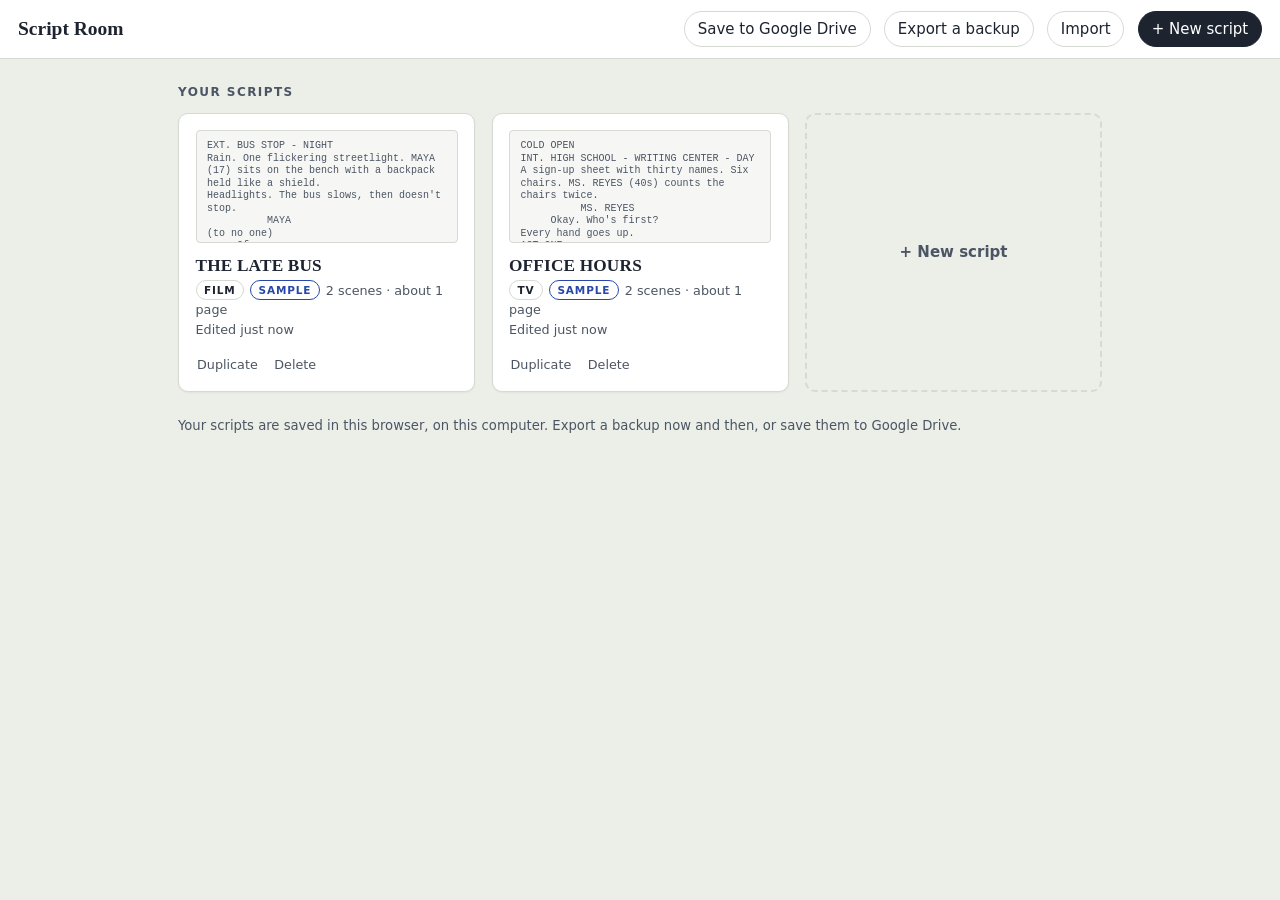
<file: site/demos/screenplay.html>
<!DOCTYPE html>
<html lang="en">
<head>
<meta charset="UTF-8">
<meta name="viewport" content="width=device-width, initial-scale=1">
<title>Script Room</title>
<!--
  Script Room: a screenplay writer for film and TV, with a home page of all your scripts. One file, no internet needed, no accounts, no AI.
  Type / at the start of a line to choose scene, action, character, dialogue and more.
  Your script is saved in this browser. Export it as a PDF or as a file Google Docs can open.
  Change anything you like. Or paste this whole file into Gemini and ask for a change.
  The sample script is invented.
-->
<style>
  :root { --paper:#f6f7f4; --deep:#eceee8; --ink:#1d2430; --soft:#4b5563; --rule:#d6dad2; --blue:#2847a8; --white:#fff;
    --sans: system-ui, -apple-system, "Segoe UI", Roboto, Helvetica, Arial, sans-serif;
    --mono: "Courier Prime", "Courier New", Courier, monospace; }
  * { box-sizing: border-box; }
  html, body { margin: 0; background: var(--deep); color: var(--ink); font: 15px/1.5 var(--sans); }
  button, input, select { font: inherit; color: inherit; }
  button { cursor: pointer; }
  :focus-visible { outline: 3px solid var(--blue); outline-offset: 2px; }

  .bar { position: sticky; top: 0; z-index: 5; display: flex; flex-wrap: wrap; align-items: center; gap: 0.5rem 0.9rem; padding: 0.7rem 1.2rem; background: var(--white); border-bottom: 1px solid var(--rule); }
  .bar h1 { font: 600 1.3rem/1 Georgia, serif; margin: 0 auto 0 0; }
  .seg { display: inline-flex; border: 1px solid var(--rule); border-radius: 999px; overflow: hidden; }
  .seg button { border: 0; background: var(--white); padding: 0.35rem 0.85rem; }
  .seg button[aria-pressed="true"] { background: var(--ink); color: var(--white); }
  .btn { border: 1px solid var(--rule); background: var(--white); border-radius: 999px; padding: 0.4rem 0.85rem; font-weight: 500; }
  .btn:hover { border-color: var(--ink); }
  .btn.primary { background: var(--ink); border-color: var(--ink); color: var(--white); }
  .hint { max-width: 8.5in; margin: 1rem auto 0; padding: 0 0.5rem; color: var(--soft); font-size: 0.88rem; display: flex; flex-wrap: wrap; gap: 0.3rem 1rem; justify-content: space-between; }
  kbd { font: 600 0.8rem var(--sans); border: 1px solid var(--rule); border-bottom-width: 2px; border-radius: 4px; padding: 0 0.3rem; background: var(--white); }

  /* The page: US letter, standard screenplay margins (1.5in left, 1in right), Courier 12pt */
  .page { width: min(100% - 1rem, 8.5in); margin: 0.6rem auto 3rem; background: var(--white); box-shadow: 0 1px 2px rgba(0,0,0,.06), 0 12px 30px rgba(0,0,0,.08);
    padding: 1in 1in 1in 1.5in; font: 12pt/1.15 var(--mono); }
  .titlepage { text-align: center; border-bottom: 1px dashed var(--rule); padding-bottom: 1.5em; margin-bottom: 2em; }
  .titlepage input { font: inherit; text-align: center; border: 0; border-bottom: 1px dashed transparent; width: 100%; background: transparent; }
  .titlepage input:hover, .titlepage input:focus { border-bottom-color: var(--rule); outline: none; }
  #title { text-transform: uppercase; text-decoration: underline; }
  .by { margin: 0.8em 0 0.2em; }

  .b { min-height: 1.15em; outline: none; white-space: pre-wrap; word-wrap: break-word; position: relative; }
  .b:empty:focus::before { content: attr(data-ph); color: #b3b8ae; }
  .page, .b { cursor: text; }
  .b[data-t="scene"] { text-transform: uppercase; margin-top: 2.3em; }
  .b[data-t="action"] { margin-top: 1.15em; }
  .b[data-t="character"] { text-transform: uppercase; margin-top: 1.15em; margin-left: 36.7%; }
  .b[data-t="parenthetical"] { margin-left: 26.7%; width: 33%; }
  .b[data-t="dialogue"] { margin-left: 16.7%; width: 58%; }
  .b[data-t="transition"] { text-transform: uppercase; text-align: right; margin-top: 1.15em; }
  .b[data-t="act"] { text-transform: uppercase; text-align: center; text-decoration: underline; margin-top: 2.3em; font-weight: 700; }
  .b:first-child { margin-top: 0; }
  .page { position: relative; }
  .elem { border: 1px solid var(--rule); border-radius: 8px; padding: 0.35rem 0.5rem; background: var(--white); font-weight: 600; min-width: 10.5rem; }
  .elem-wrap { display: inline-flex; align-items: center; gap: 0.4rem; color: var(--soft); font-size: 0.85rem; }

  .menu { position: absolute; z-index: 10; min-width: 13rem; background: var(--white); border: 1px solid var(--rule); border-radius: 10px; box-shadow: 0 10px 30px rgba(0,0,0,.14); padding: 0.3rem; font: 14px/1.3 var(--sans); }
  .menu[hidden] { display: none; }
  .menu button { display: flex; width: 100%; justify-content: space-between; gap: 1rem; border: 0; background: none; text-align: left; padding: 0.45rem 0.6rem; border-radius: 6px; }
  .menu button small { color: var(--soft); }
  .menu button[aria-selected="true"] { background: var(--ink); color: var(--white); }
  .menu button[aria-selected="true"] small { color: #c9ced6; }

  .status { max-width: 8.5in; margin: -2rem auto 2rem; padding: 0 0.5rem; color: var(--soft); font-size: 0.85rem; }

  dialog { border: 1px solid var(--rule); border-radius: 12px; padding: 1.3rem 1.5rem; max-width: 34rem; width: calc(100% - 2rem); }
  dialog::backdrop { background: rgba(29, 36, 48, 0.35); }
  dialog h3 { font: 600 1.3rem/1.2 Georgia, serif; margin: 0 0 0.6rem; }
  .row { display: flex; flex-wrap: wrap; gap: 0.5rem; margin-top: 1rem; }

  .hub { max-width: 64rem; margin: 0 auto; padding: 1.8rem 1.2rem 3rem; }
  .hub-h { font: 600 0.8rem/1 var(--sans); letter-spacing: 0.12em; text-transform: uppercase; color: var(--soft); margin: 0 0 1rem; }
  .cards { display: grid; grid-template-columns: repeat(auto-fill, minmax(15rem, 1fr)); gap: 1.1rem; }
  .card { position: relative; background: var(--white); border: 1px solid var(--rule); border-radius: 10px; box-shadow: 0 1px 2px rgba(0,0,0,.05); display: flex; flex-direction: column; }
  .card:hover { border-color: var(--soft); }
  .card .open { flex: 1; display: block; text-align: left; border: 0; background: none; padding: 1.1rem 1.1rem 0.8rem; border-radius: 10px 10px 0 0; }
  .card .mini { font: 10px/1.25 var(--mono); color: var(--soft); background: var(--paper); border: 1px solid var(--rule); border-radius: 4px; height: 7.5rem; overflow: hidden; padding: 0.6rem 0.7rem; margin-bottom: 0.9rem; white-space: pre-wrap; }
  .card h3 { font: 600 1.15rem/1.2 Georgia, serif; margin: 0 0 0.25rem; text-transform: uppercase; letter-spacing: 0.01em; }
  .card .meta { margin: 0; color: var(--soft); font-size: 0.85rem; }
  .badge { display: inline-block; font: 600 0.7rem/1 var(--sans); letter-spacing: 0.08em; text-transform: uppercase; border: 1px solid var(--rule); border-radius: 999px; padding: 0.25rem 0.5rem; margin-right: 0.4rem; color: var(--ink); vertical-align: 1px; }
  .card .acts { display: flex; gap: 0.3rem; padding: 0 0.8rem 0.8rem; }
  .card .acts button { border: 0; background: none; color: var(--soft); font-size: 0.85rem; padding: 0.3rem 0.4rem; border-radius: 6px; }
  .card .acts button:hover { color: var(--ink); background: var(--paper); }
  .card.new { border: 2px dashed var(--rule); box-shadow: none; background: transparent; align-items: center; justify-content: center; min-height: 14rem; color: var(--soft); font-weight: 600; }
  .card .open { display: flex; flex-direction: column; justify-content: flex-start; align-items: stretch; }
  .badge.sample { color: var(--blue); border-color: var(--blue); }
  .ui { display: inline-block; font-weight: 600; font-size: 0.9em; padding: 0 0.4em; border: 1px solid var(--ink); border-radius: 5px; white-space: nowrap; }
  .note { color: var(--soft); font-size: 0.88rem; }
  .btn.small { padding: 0.2rem 0.6rem; font-size: 0.85rem; }
  dialog ol { padding-left: 1.3rem; } dialog li { margin-bottom: 0.45rem; }
  .hub-note { color: var(--soft); font-size: 0.88rem; margin-top: 1.6rem; }
  .lbl { display: block; font-weight: 600; font-size: 0.85rem; margin: 0.8rem 0 0.35rem; }
  .field { width: 100%; border: 1px solid var(--rule); border-radius: 8px; padding: 0.5rem 0.65rem; }
  dialog .seg label { padding: 0.35rem 0.9rem; cursor: pointer; }
  dialog .seg input { margin-right: 0.3rem; }
  #editTitle { font-size: 1.05rem; max-width: 22rem; overflow: hidden; text-overflow: ellipsis; white-space: nowrap; }

  @media (max-width: 700px) { .page { padding: 0.6in 0.45in 0.8in 0.6in; font-size: 11pt; } }

  @media print {
    @page { size: letter; margin: 1in 1in 1in 1.5in; }
    html, body { background: #fff; }
    #home, .bar, .hint, .status, .menu, dialog { display: none !important; }
    .page { width: auto; margin: 0; padding: 0; box-shadow: none; font-size: 12pt; }
    .titlepage { border: 0; height: 9in; display: flex; flex-direction: column; justify-content: center; page-break-after: always; break-after: page; }
    .b:empty::before { content: ""; }
    .titlepage input::placeholder { color: transparent; }
    .b[data-t="act"] { break-before: page; }
    .b[data-t="scene"], .b[data-t="character"] { break-after: avoid; }
  }
</style>
</head>
<body>
<div id="home">
<header class="bar">
  <h1>Script Room</h1>
  <button class="btn" id="driveBtn">Save to Google Drive</button>
  <button class="btn" id="exportAll">Export a backup</button>
  <button class="btn" id="importAll">Import</button>
  <input type="file" id="importFile" accept=".json,application/json" hidden>
  <button class="btn primary" id="newBtn">+ New script</button>
</header>
<main class="hub">
  <h2 class="hub-h">Your scripts</h2>
  <div class="cards" id="cards"></div>
  <p class="hub-note"><button class="btn" id="addSamples" hidden>Add the sample scripts</button></p>
  <p class="hub-note" id="homeStatus"></p>
</main>
</div>

<div id="editor" hidden>
<header class="bar">
  <button class="btn" id="homeBtn">← All scripts</button>
  <h1 id="editTitle">Script Room</h1>
  <div class="seg" role="group" aria-label="Film or TV">
    <button id="fFilm" aria-pressed="true">Film</button><button id="fTV" aria-pressed="false">TV</button>
  </div>
  <label class="elem-wrap">Element <select class="elem" id="elem" aria-label="Element for this line"></select></label>
  <button class="btn" id="pdfBtn">Save as PDF</button>
  <button class="btn primary" id="docBtn">Download for Google Docs</button>
</header>

<p class="hint"><span>Click anywhere on the page and type. <kbd>/</kbd> at the start of a line picks the element. <kbd>Enter</kbd> starts the next line. <kbd>Tab</kbd> changes the type.</span><span id="count"></span></p>

<article class="page" id="page">
  <div class="titlepage">
    <input id="title" aria-label="Title" placeholder="TITLE">
    <p class="by">written by</p>
    <input id="author" aria-label="Written by" placeholder="Your name">
  </div>
  <div id="script" aria-label="Script"></div>
</article>
<p class="status" id="status"></p>
</div>

<div class="menu" id="menu" role="listbox" aria-label="Line type" hidden></div>

<dialog id="newDlg">
  <form method="dialog" id="newForm">
    <h3>New script</h3>
    <label class="lbl" for="newTitle">Title</label><input type="text" id="newTitle" class="field" placeholder="Untitled">
    <p class="lbl">Film or TV?</p>
    <div class="seg" role="radiogroup"><label><input type="radio" name="fmt" value="film" checked> Film</label><label><input type="radio" name="fmt" value="tv"> TV</label></div>
    <div class="row"><button class="btn primary" value="ok">Start writing</button><button class="btn" value="cancel" formnovalidate>Cancel</button></div>
  </form>
</dialog>

<dialog id="driveDlg">
  <h3>Save your scripts to Google Drive</h3>
  <p>Right now your scripts live only in this browser, on this computer. Set this up once and Script Room saves to a <b>Script Room</b> folder in your Google Drive: one file per script, any length. Open it on any computer you sign into and your scripts are there; changes go both ways.</p>
  <ol>
    <li>Go to <b>script.google.com</b>, signed in to your school account, and choose <span class="ui">New project</span>.</li>
    <li>Delete what's in <b>Code.gs</b> and paste this in: <button class="btn small" data-copy="code">Copy Code.gs</button></li>
    <li>Click <span class="ui">+</span> next to Files, choose <span class="ui">HTML</span>, name it <b>Index</b>, delete what's there, and paste in this whole tool: <button class="btn small" data-copy="page">Copy Script Room</button></li>
    <li>Save. Then <span class="ui">Deploy</span> → <span class="ui">New deployment</span> → type <span class="ui">Web app</span>. Execute as: <b>Me</b>. Who has access: <b>Only myself</b>. Click <span class="ui">Deploy</span>.</li>
    <li>Google asks for permission to use your Drive. That's normal: it's your own script, saving to your own Drive.</li>
    <li>Open the web app link and bookmark it. That's your Script Room from now on.</li>
  </ol>
  <p class="note">Already have scripts here? Export a backup first, then Import it in the new link.</p>
  <p class="note">Rather ask than paste? Give Gemini this prompt and attach this file: <button class="btn small" data-copy="prompt">Copy the prompt</button></p>
  <p class="note">Can't deploy? Your school may limit Apps Script. Ask your tech lead.</p>
  <div class="row"><button class="btn primary" id="driveClose">Done</button></div>
</dialog>

<script type="text/plain" id="codegs">/* Script Room: saves each script as a file in a "Script Room" folder in your Google Drive. */
function doGet() {
  return HtmlService.createHtmlOutputFromFile('Index')
    .setTitle('Script Room')
    .addMetaTag('viewport', 'width=device-width, initial-scale=1');
}

function folder_() {
  var found = DriveApp.getFoldersByName('Script Room');
  return found.hasNext() ? found.next() : DriveApp.createFolder('Script Room');
}

function find_(id) {
  var files = folder_().getFiles();
  while (files.hasNext()) {
    var f = files.next();
    if (f.getName().indexOf('[' + id + '].json') >= 0) return f;
  }
  return null;
}

function listScripts() {
  var out = [], files = folder_().getFiles();
  while (files.hasNext()) {
    var f = files.next();
    if (!/\.json$/.test(f.getName())) continue;
    try { out.push(JSON.parse(f.getBlob().getDataAsString())); } catch (e) {}
  }
  return JSON.stringify(out);
}

function saveScript(json) {
  var d = JSON.parse(json);
  var name = (d.title || 'Untitled').replace(/[\\/:*?"<>|]/g, '') + ' [' + d.id + '].json';
  var f = find_(d.id);
  if (f) { f.setContent(json); if (f.getName() !== name) f.setName(name); }
  else folder_().createFile(name, json, MimeType.PLAIN_TEXT);
  return true;
}

function deleteScript(id) {
  var f = find_(id);
  if (f) f.setTrashed(true);
  return true;
}</script>

<dialog id="delDlg">
  <h3 id="delTitle">Delete this script?</h3>
  <p>It's removed from this browser. This can't be undone, so save a PDF first if you want to keep it.</p>
  <div class="row"><button class="btn primary" id="delYes">Delete it</button><button class="btn" id="delNo">Keep it</button></div>
</dialog>

<dialog id="docDlg">
  <h3>Open it in Google Docs</h3>
  <ol>
    <li>Go to <b>drive.google.com</b> and drag in the file you just downloaded.</li>
    <li>Right-click it, choose <b>Open with → Google Docs</b>.</li>
  </ol>
  <p>It opens as a Google Doc in screenplay format. It also opens in Word or Pages.</p>
  <div class="row"><button class="btn primary" id="docOk">Got it</button></div>
</dialog>

<script>
(function () {
  "use strict";
  var KEY = "script-room-projects", OLD_KEY = "script-room";
  var TYPES = {
    scene: { name: "Scene heading", ph: "INT. KITCHEN - NIGHT", next: "action" },
    action: { name: "Action", ph: "What we see.", next: "action" },
    character: { name: "Character", ph: "NAME", next: "dialogue" },
    parenthetical: { name: "Parenthetical", ph: "(quietly)", next: "dialogue" },
    dialogue: { name: "Dialogue", ph: "What they say.", next: "character" },
    transition: { name: "Transition", ph: "CUT TO:", next: "scene" },
    act: { name: "Act break", ph: "ACT ONE", next: "scene", tv: true }
  };
  var ORDER = ["scene", "action", "character", "dialogue", "parenthetical", "transition", "act"];
  var $ = function (id) { return document.getElementById(id); };
  var script = $("script"), menu = $("menu");
  var PAGE = "<!DOCTYPE html>\n" + document.documentElement.outerHTML;
  var inDrive = typeof google !== "undefined" && google.script && google.script.run;
  var LOCAL_NOTE = "Your scripts are saved in this browser, on this computer. Export a backup now and then, or save them to Google Drive.";
  var store, doc, current = null, menuItems = [], menuPick = 0, saveTimer;

  function samples() {
    return [film(), tv()].map(function (d) { d.sample = true; return d; });
  }
  function tv() {
    return { format: "tv", title: "Office Hours", author: "A sample (invented)", blocks: [
      ["act", "COLD OPEN"],
      ["scene", "INT. HIGH SCHOOL - WRITING CENTER - DAY"],
      ["action", "A sign-up sheet with thirty names. Six chairs. MS. REYES (40s) counts the chairs twice."],
      ["character", "MS. REYES"],
      ["dialogue", "Okay. Who's first?"],
      ["action", "Every hand goes up."],
      ["act", "ACT ONE"],
      ["scene", "INT. WRITING CENTER - LATER"],
      ["action", "One student left. JONAH (16) slides a draft across the table. It's one sentence long."]
    ] };
  }
  function film() {
    return { format: "film", title: "The Late Bus", author: "A sample (invented)", blocks: [
      ["scene", "EXT. BUS STOP - NIGHT"],
      ["action", "Rain. One flickering streetlight. MAYA (17) sits on the bench with a backpack held like a shield."],
      ["action", "Headlights. The bus slows, then doesn't stop."],
      ["character", "MAYA"],
      ["parenthetical", "(to no one)"],
      ["dialogue", "Of course."],
      ["action", "A car pulls up. The window rolls down: MR. OKAFOR, her English teacher, more tired than she is."],
      ["character", "MR. OKAFOR"],
      ["dialogue", "Draft two was due today."],
      ["character", "MAYA"],
      ["dialogue", "Draft two is in my head. It's very good in there."],
      ["transition", "CUT TO:"],
      ["scene", "INT. MR. OKAFOR'S CAR - CONTINUOUS"],
      ["action", "Maya buckles in. She takes out a notebook. Starts writing."]
    ] };
  }

  /* ---------- Saving in this browser ---------- */
  function collect() {
    if (!doc) return;
    doc.title = $("title").value; doc.author = $("author").value;
    doc.blocks = Array.prototype.map.call(script.children, function (el) { return [el.dataset.t, plain(el)]; });
  }
  var dirty = false;
  function save() {
    dirty = true;
    clearTimeout(saveTimer);
    saveTimer = setTimeout(function () {
      if (!doc) return;
      collect();
      doc.updated = Date.now(); dirty = false;
      $("editTitle").textContent = doc.title || "Untitled";
      persist([doc]);
      counts();
    }, inDrive ? 1200 : 300);
  }
  function uid() { return Math.random().toString(36).slice(2, 10); }
  function stamp(p) { p.id = p.id || uid(); p.updated = p.updated || Date.now(); return p; }
  function loadStore() {
    try { store = JSON.parse(localStorage.getItem(KEY)); } catch (e) { store = null; }
    if (!store || !Array.isArray(store.projects)) {
      store = { projects: [] };
      try { var old = JSON.parse(localStorage.getItem(OLD_KEY)); if (old && old.blocks) store.projects.push(stamp(old)); } catch (e) {}
      if (!inDrive) samples().forEach(function (d) { store.projects.push(stamp(d)); });
      persist();
    }
  }

  /* ---------- Saving: always a copy in this browser; with Google Drive set up, also to Drive ----------
     persist(changed, removedId): changed is a list of scripts to send to Drive; removedId is a script to remove there. */
  var pending = {}, removals = [], retryTimer = null;
  function say(t) { $("status").textContent = t; $("homeStatus").textContent = t; }
  function persist(changed, removedId) {
    try { localStorage.setItem(KEY, JSON.stringify(store)); } catch (e) { if (!inDrive) say("This browser won't save. Export a backup to keep your scripts."); }
    if (!inDrive) { say(LOCAL_NOTE); return; }
    (changed || []).forEach(function (p) { pending[p.id] = p; });
    if (removedId) { delete pending[removedId]; removals.push(removedId); }
    flush();
  }
  function flush() {
    clearTimeout(retryTimer);
    var ids = Object.keys(pending);
    if (!ids.length && !removals.length) return;
    say("Saving to Google Drive…");
    var left = ids.length + removals.length, failed = false;
    function done() { if (--left > 0) return; if (failed) { say("Couldn't reach Google Drive. Your work is kept in this browser; trying again…"); retryTimer = setTimeout(flush, 5000); } else say("Saved to your Google Drive."); }
    ids.forEach(function (id) {
      var p = pending[id]; delete pending[id];
      p.synced = true;
      google.script.run.withSuccessHandler(done).withFailureHandler(function () { pending[id] = pending[id] || p; failed = true; done(); }).saveScript(JSON.stringify(p));
    });
    removals.splice(0).forEach(function (id) {
      google.script.run.withSuccessHandler(done).withFailureHandler(function () { removals.push(id); failed = true; done(); }).deleteScript(id);
    });
  }
  /* Pull from Drive: newest copy of each script wins, so a script written on another computer shows up here */
  function pull(after) {
    if (!inDrive) { if (after) after(); return; }
    google.script.run.withSuccessHandler(function (json) {
      var remote = JSON.parse(json), byId = {}, push = [];
      store.projects.forEach(function (p) { byId[p.id] = p; });
      remote.forEach(function (r) { r.synced = true; var l = byId[r.id]; if (!l || (r.updated || 0) > (l.updated || 0)) byId[r.id] = r; });
      store.projects.forEach(function (l) {
        var r = remote.find(function (x) { return x.id === l.id; });
        if (!r && l.synced) { delete byId[l.id]; return; }      /* deleted on another computer */
        if (!r || (l.updated || 0) > (r.updated || 0)) push.push(l);  /* new here, or newer here */
      });
      store.projects = Object.keys(byId).map(function (k) { return byId[k]; });
      if (!store.projects.length) { store.projects = samples().map(stamp); push = store.projects.slice(); }
      if (doc) { var fresh = byId[doc.id]; if (fresh && fresh !== doc) { doc = fresh; load(); } }
      try { localStorage.setItem(KEY, JSON.stringify(store)); } catch (e) {}
      if (push.length) persist(push); else say("Saved to your Google Drive.");
      if (after) after();
    }).withFailureHandler(function () { say("Couldn't reach Google Drive. Showing the copy in this browser."); if (after) after(); }).listScripts();
  }

  /* ---------- The hub ---------- */
  function stats(d) {
    var scenes = d.blocks.filter(function (b) { return b[0] === "scene" && b[1]; }).length;
    var lines = d.blocks.reduce(function (n, b) { return n + Math.max(1, Math.ceil((b[1] || "").length / (b[0] === "dialogue" ? 35 : 60))) + (b[0] === "dialogue" || b[0] === "parenthetical" ? 0 : 1); }, 0);
    var pages = Math.max(1, Math.round(lines / 55));
    return scenes + " scene" + (scenes === 1 ? "" : "s") + " · about " + pages + " page" + (pages === 1 ? "" : "s");
  }
  function ago(t) {
    var m = Math.round((Date.now() - t) / 60000);
    if (m < 1) return "just now"; if (m < 60) return m + " min ago";
    var h = Math.round(m / 60); if (h < 24) return h + " hr ago";
    return new Date(t).toLocaleDateString(undefined, { month: "short", day: "numeric" });
  }
  function escH(s) { return String(s || "").replace(/[&<>"]/g, function (c) { return { "&": "&amp;", "<": "&lt;", ">": "&gt;", '"': "&quot;" }[c]; }); }
  function showHome() {
    clearTimeout(saveTimer);
    if (doc && dirty) { collect(); doc.updated = Date.now(); dirty = false; persist([doc]); }
    doc = null; closeMenu();
    renderHub();
    pull(renderHub);
  }
  function renderHub() {
    if (doc) return;
    $("editor").hidden = true; $("home").hidden = false;
    var list = store.projects.slice().sort(function (a, b) { return b.updated - a.updated; });
    $("cards").innerHTML = list.map(function (p) {
      var peek = p.blocks.filter(function (b) { return b[1]; }).slice(0, 7).map(function (b) {
        var v = /^(scene|character|transition|act)$/.test(b[0]) ? b[1].toUpperCase() : b[1];
        return (b[0] === "character" ? "          " : b[0] === "dialogue" ? "     " : "") + v;
      }).join("\n");
      return '<div class="card"><button class="open" data-open="' + p.id + '"><div class="mini" aria-hidden="true">' + escH(peek) + "</div>" +
        "<h3>" + escH(p.title || "Untitled") + '</h3><p class="meta"><span class="badge">' + (p.format === "tv" ? "TV" : "Film") + "</span>" + (p.sample ? '<span class="badge sample">Sample</span>' : "") + stats(p) + "</p>" +
        '<p class="meta">Edited ' + ago(p.updated) + "</p></button>" +
        '<div class="acts"><button data-dup="' + p.id + '">Duplicate</button><button data-del="' + p.id + '">Delete</button></div></div>';
    }).join("") + '<button class="card new" id="newCard">+ New script</button>';
    $("addSamples").hidden = store.projects.some(function (p) { return p.sample; });
    document.title = "Script Room";
  }
  function open(id) {
    dirty = false;
    doc = store.projects.find(function (p) { return p.id === id; });
    if (!doc) return showHome();
    $("home").hidden = true; $("editor").hidden = false;
    $("editTitle").textContent = doc.title || "Untitled";
    document.title = (doc.title || "Untitled") + " · Script Room";
    load();
    var last = script.querySelector(".b:last-child"); if (last) { showTag(last); caretToEnd(last); }
    window.scrollTo(0, 0);
  }

  function load() {
    $("title").value = doc.title || ""; $("author").value = doc.author || "";
    script.innerHTML = "";
    (doc.blocks.length ? doc.blocks : [["scene", ""]]).forEach(function (b) { script.appendChild(block(b[0], b[1])); });
    setFormat(doc.format || "film", true);
    counts();
    say(inDrive ? "Saved to your Google Drive." : LOCAL_NOTE);
  }
  function counts() { $("count").textContent = stats(doc); }

  /* ---------- Lines ---------- */
  function block(t, value) {
    var el = document.createElement("div");
    el.className = "b"; el.dataset.t = t; el.dataset.ph = TYPES[t].ph;
    el.setAttribute("contenteditable", "true"); el.setAttribute("role", "textbox");
    el.setAttribute("aria-label", TYPES[t].name);
    el.textContent = value || "";
    return el;
  }
  function setType(el, t) {
    el.dataset.t = t; el.dataset.ph = TYPES[t].ph; el.setAttribute("aria-label", TYPES[t].name);
    showTag(el); save();
  }
  function showTag(el) {
    if (!el) return;
    fillElem();
    $("elem").value = el.dataset.t;
    current = el;
  }
  function caretToEnd(el) {
    el.focus();
    var r = document.createRange(), s = window.getSelection();
    r.selectNodeContents(el); r.collapse(false);
    s.removeAllRanges(); s.addRange(r);
  }
  function plain(el) { return el.textContent; }
  function caretAtStart() { var s = window.getSelection(); if (!s.rangeCount) return false; var r = s.getRangeAt(0).cloneRange(); r.setStart(current, 0); return r.toString() === ""; }

  /* ---------- The element menu in the toolbar, like Final Draft's ---------- */
  function fillElem() {
    var want = allowed().join(), sel = $("elem");
    if (sel.dataset.list === want) return;
    sel.dataset.list = want;
    sel.innerHTML = allowed().map(function (t) { return '<option value="' + t + '">' + TYPES[t].name + "</option>"; }).join("");
  }
  $("elem").addEventListener("change", function () { if (current) { setType(current, this.value); caretToEnd(current); } });
  $("elem").addEventListener("mousedown", function () { if (!current) { var l = script.querySelector(".b:last-child"); if (l) showTag(l); } });

  /* Clicking the empty part of the page puts the cursor at the end of the script */
  $("page").addEventListener("mousedown", function (e) {
    if (e.target.closest(".b") || e.target.closest(".titlepage")) return;
    var l = script.querySelector(".b:last-child");
    if (l) { e.preventDefault(); showTag(l); caretToEnd(l); }
  });

  /* ---------- The slash menu ---------- */
  function allowed() { return ORDER.filter(function (t) { return !TYPES[t].tv || doc.format === "tv"; }); }
  function openMenu(filter) {
    menuItems = allowed().filter(function (t) { return !filter || t.indexOf(filter) === 0 || TYPES[t].name.toLowerCase().indexOf(filter) === 0; });
    if (!menuItems.length) { closeMenu(); return; }
    menuPick = Math.min(menuPick, menuItems.length - 1);
    menu.innerHTML = menuItems.map(function (t, k) {
      return '<button role="option" data-pick="' + t + '" aria-selected="' + (k === menuPick) + '"><span>' + TYPES[t].name + "</span><small>/" + t + "</small></button>";
    }).join("");
    var r = current.getBoundingClientRect();
    menu.style.left = (r.left + window.scrollX) + "px"; menu.style.top = (r.bottom + window.scrollY + 6) + "px";
    menu.hidden = false;
  }
  function closeMenu() { menu.hidden = true; menuItems = []; menuPick = 0; }
  function pick(t) {
    var el = current;
    var v = plain(el);
    if (v.charAt(0) === "/") el.textContent = "";
    closeMenu(); setType(el, t); caretToEnd(el);
  }
  menu.addEventListener("mousedown", function (e) { var b = e.target.closest("[data-pick]"); if (b) { e.preventDefault(); pick(b.dataset.pick); } });

  /* ---------- Typing ---------- */
  script.addEventListener("focusin", function (e) { var el = e.target.closest(".b"); if (el && el !== current) { closeMenu(); showTag(el); } });
  script.addEventListener("input", function () {
    if (!current) return;
    var v = plain(current);
    if (v.charAt(0) === "/" && v.indexOf(" ") < 0) openMenu(v.slice(1).toLowerCase()); else closeMenu();
    save();
  });
  script.addEventListener("paste", function (e) {
    e.preventDefault();
    var t = (e.clipboardData || window.clipboardData).getData("text/plain");
    document.execCommand("insertText", false, t.replace(/\r/g, ""));
  });
  script.addEventListener("keydown", function (e) {
    if (!current) return;
    if (!menu.hidden) {
      if (e.key === "ArrowDown") { e.preventDefault(); menuPick = (menuPick + 1) % menuItems.length; openMenu(plain(current).slice(1).toLowerCase()); return; }
      if (e.key === "ArrowUp") { e.preventDefault(); menuPick = (menuPick - 1 + menuItems.length) % menuItems.length; openMenu(plain(current).slice(1).toLowerCase()); return; }
      if (e.key === "Enter" || e.key === "Tab") { e.preventDefault(); pick(menuItems[menuPick]); return; }
      if (e.key === "Escape") { e.preventDefault(); closeMenu(); return; }
    }
    if (e.key === "Tab") {
      e.preventDefault();
      var list = allowed(), i = list.indexOf(current.dataset.t);
      setType(current, list[(i + (e.shiftKey ? list.length - 1 : 1)) % list.length]);
      return;
    }
    if (e.key === "Enter" && !e.shiftKey) {
      e.preventDefault();
      var t = current.dataset.t;
      if (!plain(current).trim() && t === "dialogue") { setType(current, "action"); return; }
      var nb = block(TYPES[t].next, "");
      current.after(nb); showTag(nb); caretToEnd(nb); save();
      nb.scrollIntoView({ block: "nearest" });
      return;
    }
    if (e.key === "Backspace" && caretAtStart() && current.previousElementSibling) {
      var prev = current.previousElementSibling;
      if (!plain(current)) { e.preventDefault(); current.remove(); showTag(prev); caretToEnd(prev); save(); }
    }
  });

  /* ---------- Film or TV ---------- */
  function setFormat(f, quiet) {
    doc.format = f;
    $("fFilm").setAttribute("aria-pressed", f === "film"); $("fTV").setAttribute("aria-pressed", f === "tv");
    fillElem(); if (current) $("elem").value = current.dataset.t;
    if (!quiet) save();
  }
  $("fFilm").onclick = function () { setFormat("film"); };
  $("fTV").onclick = function () { setFormat("tv"); };

  /* ---------- The hub: new, open, duplicate, delete, backup ---------- */
  function newScript() { $("newForm").reset(); $("newDlg").showModal(); $("newTitle").focus(); }
  $("newBtn").onclick = newScript;
  $("newDlg").addEventListener("close", function () {
    if ($("newDlg").returnValue !== "ok") return;
    var f = document.querySelector('input[name="fmt"]:checked').value;
    var p = stamp({ format: f, title: $("newTitle").value.trim(), author: "", blocks: f === "tv" ? [["act", "COLD OPEN"], ["scene", ""]] : [["scene", ""]] });
    store.projects.push(p); persist([p]); open(p.id);
  });
  var toDelete = null;
  $("cards").addEventListener("click", function (e) {
    var b = e.target.closest("button"); if (!b) return;
    if (b.id === "newCard") return newScript();
    if (b.dataset.open) return open(b.dataset.open);
    var p = store.projects.find(function (x) { return x.id === (b.dataset.dup || b.dataset.del); });
    if (!p) return;
    if (b.dataset.dup) {
      var c = JSON.parse(JSON.stringify(p)); c.id = uid(); c.updated = Date.now(); c.title = (p.title || "Untitled") + " (copy)";
      store.projects.push(c); persist([c]); renderHub();
    } else {
      toDelete = p; $("delTitle").textContent = "Delete “" + (p.title || "Untitled") + "”?"; $("delDlg").showModal();
    }
  });
  $("delNo").onclick = function () { $("delDlg").close(); };
  $("delYes").onclick = function () {
    store.projects = store.projects.filter(function (x) { return x !== toDelete; });
    persist([], toDelete.id); $("delDlg").close(); renderHub();
  };
  $("homeBtn").onclick = showHome;
  $("driveBtn").onclick = function () { $("driveDlg").showModal(); };
  $("driveClose").onclick = function () { $("driveDlg").close(); };
  var GEMINI = "I'm attaching an HTML file: a screenplay writer that saves scripts in the browser's localStorage.\n" +
    "Turn it into a Google Apps Script web app that saves each script as a file in a \"Script Room\" folder in my Google Drive, loads them all when it opens, and saves changes as I type.\n" +
    "Give me Code.gs and Index.html, and step-by-step instructions for pasting them into a new project at script.google.com and deploying it as a web app only I can open.";
  document.addEventListener("click", function (e) {
    var b = e.target.closest("[data-copy]"); if (!b) return;
    var text = b.dataset.copy === "code" ? $("codegs").textContent : b.dataset.copy === "page" ? PAGE : GEMINI, label = b.textContent;
    function ok() { b.textContent = "Copied"; setTimeout(function () { b.textContent = label; }, 1600); }
    if (navigator.clipboard && window.isSecureContext) navigator.clipboard.writeText(text).then(ok, fb); else fb();
    function fb() { var ta = document.createElement("textarea"); ta.value = text; ta.style.position = "fixed"; ta.style.opacity = "0"; document.body.appendChild(ta); ta.select(); try { document.execCommand("copy"); ok(); } catch (err) { b.textContent = "Couldn't copy"; } ta.remove(); }
  });
  $("addSamples").onclick = function () { var add = samples().map(stamp); store.projects = store.projects.concat(add); persist(add); renderHub(); };
  $("exportAll").onclick = function () {
    var a = document.createElement("a"), d = new Date();
    a.href = URL.createObjectURL(new Blob([JSON.stringify(store, null, 2)], { type: "application/json" }));
    a.download = "script-room-backup-" + d.getFullYear() + "-" + (d.getMonth() + 1) + "-" + d.getDate() + ".json";
    document.body.appendChild(a); a.click(); a.remove();
  };
  $("importAll").onclick = function () { $("importFile").click(); };
  $("importFile").onchange = function () {
    var f = this.files[0]; if (!f) return;
    f.text().then(function (t) {
      var d = JSON.parse(t), list = Array.isArray(d.projects) ? d.projects : d.blocks ? [d] : null;
      if (!list) throw new Error("not a backup");
      var have = store.projects.map(function (p) { return p.id; });
      list.forEach(function (p) { if (!p.id || have.indexOf(p.id) >= 0) p.id = uid(); store.projects.push(stamp(p)); });
      persist(list); renderHub(); $("homeStatus").textContent = "Imported " + list.length + " script" + (list.length === 1 ? "" : "s") + ".";
    }).catch(function () { $("homeStatus").textContent = "That file isn't a Script Room backup."; });
    this.value = "";
  };
  $("title").addEventListener("input", save); $("author").addEventListener("input", save);

  $("pdfBtn").onclick = function () { collect(); showTag(null); window.print(); };

  function esc(s) { return String(s).replace(/[&<>]/g, function (c) { return { "&": "&amp;", "<": "&lt;", ">": "&gt;" }[c]; }); }
  var STYLE = {
    scene: "margin:24pt 0 0 0;text-transform:uppercase;font-weight:bold;",
    action: "margin:12pt 0 0 0;",
    character: "margin:12pt 0 0 2.2in;text-transform:uppercase;",
    parenthetical: "margin:0 0 0 1.6in;width:2in;",
    dialogue: "margin:0 1.5in 0 1in;",
    transition: "margin:12pt 0 0 0;text-align:right;text-transform:uppercase;",
    act: "margin:24pt 0 0 0;text-align:center;text-decoration:underline;text-transform:uppercase;font-weight:bold;page-break-before:always;"
  };
  $("docBtn").onclick = function () {
    collect();
    var body = '<div style="text-align:center;margin-top:3in;"><p style="text-transform:uppercase;text-decoration:underline;">' + esc(doc.title || "Untitled") +
      "</p><p>written by</p><p>" + esc(doc.author || "") + '</p></div><br style="page-break-before:always" clear="all">' +
      doc.blocks.filter(function (b) { return b[1].trim(); }).map(function (b) {
        var v = b[0] === "scene" || b[0] === "character" || b[0] === "transition" || b[0] === "act" ? b[1].toUpperCase() : b[1];
        return '<p style="' + STYLE[b[0]] + '">' + esc(v).replace(/\n/g, "<br>") + "</p>";
      }).join("");
    var html = '<html><head><meta charset="utf-8"><title>' + esc(doc.title || "Script") + "</title>" +
      "<style>@page{size:8.5in 11in;margin:1in 1in 1in 1.5in;} body{font-family:'Courier New',Courier,monospace;font-size:12pt;line-height:1.0;} p{margin:0;}</style></head><body>" + body + "</body></html>";
    var a = document.createElement("a");
    a.href = URL.createObjectURL(new Blob(["﻿" + html], { type: "application/msword" }));
    a.download = (doc.title || "script").replace(/[^\w\- ]+/g, "").trim().replace(/\s+/g, "-").toLowerCase() + ".doc";
    document.body.appendChild(a); a.click(); a.remove();
    $("docDlg").showModal();
  };
  $("docOk").onclick = function () { $("docDlg").close(); };

  document.addEventListener("click", function (e) { if (!menu.hidden && !e.target.closest(".menu") && !e.target.closest(".b")) closeMenu(); });

  loadStore();
  if (inDrive) { $("driveBtn").hidden = true; say("Loading your scripts from Google Drive…"); }
  showHome();
})();
</script>
</body>
</html>
</file>
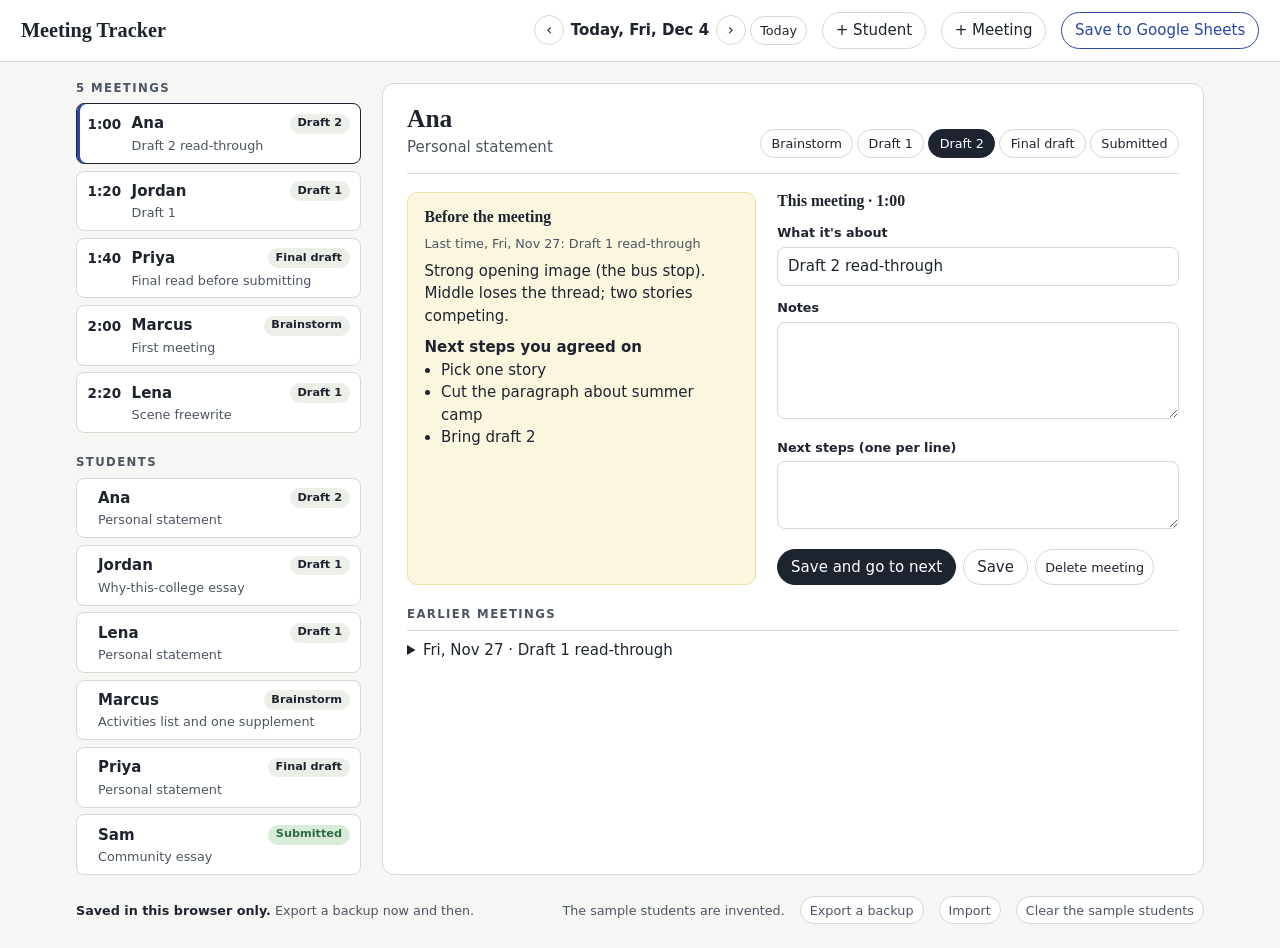
<file: site/demos/tracker.html>
<!DOCTYPE html>
<html lang="en">
<head>
<meta charset="UTF-8">
<meta name="viewport" content="width=device-width, initial-scale=1">
<title>Meeting Tracker</title>
<!--
  Meeting Tracker: one file, no internet needed, no accounts.
  Open it in any browser. Your notes are saved in this browser on this computer.
  Use Export to keep a backup. To save to a Google Sheet instead, click "Save to Google Sheets" for the steps.
  Change anything you like. Or paste this whole file into Gemini and ask for a change.
  The sample students are invented.
-->
<style>
  :root { --paper:#f6f7f4; --deep:#eceee8; --ink:#1d2430; --soft:#4b5563; --rule:#d6dad2; --blue:#2847a8; --red:#b8322a; --hi:#f5e663; --white:#fff; --green:#2f6b45;
    --serif: Georgia, "Times New Roman", serif; --sans: system-ui, -apple-system, "Segoe UI", Roboto, Helvetica, Arial, sans-serif; }
  * { box-sizing: border-box; }
  html, body { margin: 0; background: var(--paper); color: var(--ink); font: 15px/1.5 var(--sans); }
  button, input, select, textarea { font: inherit; color: inherit; }
  button { cursor: pointer; }
  :focus-visible { outline: 3px solid var(--blue); outline-offset: 2px; }

  .bar { display: flex; flex-wrap: wrap; align-items: center; gap: 0.6rem 1rem; padding: 0.8rem 1.4rem; background: var(--white); border-bottom: 1px solid var(--rule); }
  .bar h1 { font: 600 1.35rem/1.1 var(--serif); margin: 0 auto 0 0; }
  .daynav { display: flex; align-items: center; gap: 0.3rem; }
  .daynav strong { min-width: 9.5rem; text-align: center; font-weight: 600; }
  .btn { border: 1px solid var(--rule); background: var(--white); border-radius: 999px; padding: 0.4rem 0.85rem; font-weight: 500; }
  .btn:hover { border-color: var(--ink); }
  .btn.primary { background: var(--ink); border-color: var(--ink); color: var(--white); }
  .btn.blue { border-color: var(--blue); color: var(--blue); }
  .btn.small { padding: 0.25rem 0.6rem; font-size: 0.85rem; }
  .icon { width: 2rem; height: 2rem; padding: 0; border-radius: 50%; }

  main { display: grid; grid-template-columns: 19rem minmax(0, 1fr); gap: 1.4rem; padding: 1.4rem; max-width: 78rem; margin: 0 auto; }
  h2 { font: 600 0.78rem/1 var(--sans); letter-spacing: 0.12em; text-transform: uppercase; color: var(--soft); margin: 0 0 0.6rem; }
  .side section + section { margin-top: 1.6rem; }
  .list { list-style: none; margin: 0; padding: 0; display: grid; gap: 0.45rem; }
  .item { width: 100%; text-align: left; display: grid; grid-template-columns: auto 1fr auto; gap: 0.2rem 0.7rem; align-items: center; background: var(--white); border: 1px solid var(--rule); border-radius: 8px; padding: 0.55rem 0.7rem; }
  .item:hover { border-color: var(--soft); }
  .item[aria-current="true"] { border-color: var(--ink); box-shadow: inset 3px 0 0 var(--blue); }
  .item .time { font-variant-numeric: tabular-nums; font-weight: 600; font-size: 0.9rem; }
  .item .who { font-weight: 600; }
  .item .what { grid-column: 2 / 4; color: var(--soft); font-size: 0.85rem; line-height: 1.3; }
  .item.done { opacity: 0.6; }
  .item.done .who::after { content: " ✓"; color: var(--green); }
  .stage { font-size: 0.75rem; font-weight: 600; padding: 0.1rem 0.5rem; border-radius: 999px; background: var(--deep); color: var(--ink); white-space: nowrap; }
  .stage[data-s="4"] { background: #d7ecd9; color: var(--green); }
  .empty { color: var(--soft); background: var(--white); border: 1px dashed var(--rule); border-radius: 8px; padding: 0.8rem; font-size: 0.9rem; }

  .panel { background: var(--white); border: 1px solid var(--rule); border-radius: 12px; padding: 1.4rem 1.6rem; min-height: 30rem; }
  .who-head { display: flex; flex-wrap: wrap; align-items: flex-end; justify-content: space-between; gap: 0.6rem 1.4rem; border-bottom: 1px solid var(--rule); padding-bottom: 1rem; margin-bottom: 1.2rem; }
  .who-head h3 { font: 600 1.7rem/1.1 var(--serif); margin: 0; }
  .who-head p { margin: 0.2rem 0 0; color: var(--soft); }
  .stages { display: flex; flex-wrap: wrap; gap: 0.25rem; }
  .stages button { border: 1px solid var(--rule); background: var(--white); border-radius: 999px; padding: 0.25rem 0.7rem; font-size: 0.85rem; }
  .stages button[aria-pressed="true"] { background: var(--ink); border-color: var(--ink); color: var(--white); }
  .cols { display: grid; grid-template-columns: minmax(0, 1fr) minmax(0, 1.15fr); gap: 1.4rem; }
  .prep { background: #fbf7df; border: 1px solid #ece2a6; border-radius: 10px; padding: 1rem 1.1rem; }
  .prep h4, .now h4 { font: 600 1.05rem/1.2 var(--serif); margin: 0 0 0.5rem; }
  .prep .when { color: var(--soft); font-size: 0.85rem; margin: 0 0 0.4rem; }
  .prep p { margin: 0 0 0.6rem; }
  .prep ul { margin: 0; padding-left: 1.1rem; }
  label { display: block; font-weight: 600; font-size: 0.85rem; margin: 0.8rem 0 0.3rem; }
  input[type=text], input[type=date], input[type=time], select, textarea { width: 100%; border: 1px solid var(--rule); border-radius: 8px; padding: 0.5rem 0.65rem; background: var(--white); }
  textarea { min-height: 6.5rem; resize: vertical; }
  .row { display: flex; flex-wrap: wrap; gap: 0.5rem; margin-top: 0.9rem; }
  .history { margin-top: 1.6rem; }
  .history details { border-top: 1px solid var(--rule); padding: 0.5rem 0; }
  .history summary { cursor: pointer; font-weight: 500; }
  .history details p { margin: 0.4rem 0 0; color: var(--soft); white-space: pre-wrap; }

  .foot { max-width: 78rem; margin: 0 auto; padding: 0 1.4rem 1.6rem; display: flex; flex-wrap: wrap; gap: 0.5rem 1rem; align-items: center; color: var(--soft); font-size: 0.85rem; }
  .foot .status { margin-right: auto; }
  .foot .status b { color: var(--ink); }

  dialog { border: 1px solid var(--rule); border-radius: 12px; padding: 1.4rem 1.6rem; max-width: 40rem; width: calc(100% - 2rem); color: var(--ink); background: var(--white); }
  dialog::backdrop { background: rgba(29, 36, 48, 0.35); }
  dialog h3 { font: 600 1.4rem/1.2 var(--serif); margin: 0 0 0.6rem; }
  dialog ol { padding-left: 1.3rem; }
  dialog li { margin-bottom: 0.5rem; }
  .ui { display: inline-block; font-weight: 600; font-size: 0.9em; padding: 0 0.4em; border: 1px solid var(--ink); border-radius: 5px; white-space: nowrap; }
  .note { color: var(--soft); font-size: 0.88rem; }
  pre { background: var(--deep); border-radius: 8px; padding: 0.7rem 0.8rem; max-height: 9rem; overflow: auto; font-size: 0.8rem; white-space: pre-wrap; }

  @media (max-width: 820px) { main, .cols { grid-template-columns: 1fr; } .panel { padding: 1.1rem; } }
</style>
</head>
<body>
<header class="bar">
  <h1>Meeting Tracker</h1>
  <div class="daynav" aria-label="Choose a day">
    <button class="btn icon" id="prevDay" aria-label="Previous day">‹</button>
    <strong id="dayLabel"></strong>
    <button class="btn icon" id="nextDay" aria-label="Next day">›</button>
    <button class="btn small" id="today">Today</button>
  </div>
  <button class="btn" id="addStudentBtn">+ Student</button>
  <button class="btn" id="addMeetingBtn">+ Meeting</button>
  <button class="btn blue" id="sheetsBtn">Save to Google Sheets</button>
</header>

<main>
  <div class="side">
    <section><h2 id="dayHeading">Meetings</h2><ul class="list" id="schedule"></ul></section>
    <section><h2>Students</h2><ul class="list" id="students"></ul></section>
  </div>
  <div class="panel" id="panel" aria-live="polite"></div>
</main>

<footer class="foot">
  <span class="status" id="status"></span>
  <span id="sampleNote">The sample students are invented.</span>
  <button class="btn small" id="exportBtn">Export a backup</button>
  <button class="btn small" id="importBtn">Import</button>
  <button class="btn small" id="clearSample">Clear the sample students</button>
  <input type="file" id="importFile" accept=".json,application/json" hidden>
</footer>

<dialog id="studentDlg">
  <form method="dialog" id="studentForm">
    <h3>Add a student</h3>
    <label for="sName">Name</label><input type="text" id="sName" required>
    <label for="sFocus">What you're working on</label><input type="text" id="sFocus" placeholder="Personal statement, a supplement, a research paper…">
    <div class="row"><button class="btn primary" value="ok">Add student</button><button class="btn" value="cancel" formnovalidate>Cancel</button></div>
  </form>
</dialog>

<dialog id="meetingDlg">
  <form method="dialog" id="meetingForm">
    <h3>Add a meeting</h3>
    <label for="mStudent">Student</label><select id="mStudent" required></select>
    <div class="cols" style="gap:0.8rem">
      <div><label for="mDate">Day</label><input type="date" id="mDate" required></div>
      <div><label for="mTime">Time</label><input type="time" id="mTime" required></div>
    </div>
    <label for="mTopic">What it's about</label><input type="text" id="mTopic" placeholder="Opening paragraph, draft 2 read-through…">
    <div class="row"><button class="btn primary" value="ok">Add meeting</button><button class="btn" value="cancel" formnovalidate>Cancel</button></div>
  </form>
</dialog>

<dialog id="sheetsDlg">
  <h3>Save to a Google Sheet</h3>
  <p>Right now your notes live only in this browser, on this computer. Put the tracker inside a Google Sheet and it works on any computer you sign into, stays in your school's Google account, and the Sheet becomes your database: one tab of students, one tab of meetings.</p>
  <ol>
    <li>Make a new Google Sheet in your school account.</li>
    <li>Choose <span class="ui">Extensions</span> → <span class="ui">Apps Script</span>.</li>
    <li>Delete what's in <b>Code.gs</b> and paste this in: <button class="btn small" data-copy="code">Copy Code.gs</button></li>
    <li>Click <span class="ui">+</span> next to Files, choose <span class="ui">HTML</span>, name it <b>Index</b>, delete what's there, and paste this whole tracker in: <button class="btn small" data-copy="page">Copy the tracker</button></li>
    <li>Save. Then <span class="ui">Deploy</span> → <span class="ui">New deployment</span> → type <span class="ui">Web app</span>. Execute as: <b>Me</b>. Who has access: <b>only people in your school</b>. Click <span class="ui">Deploy</span>.</li>
    <li>Google asks for permission. That's normal: you're letting your own script use your own Sheet.</li>
    <li>Open the web app link. The tracker now saves to your Sheet. Bookmark it.</li>
  </ol>
  <p class="note">Rather ask than paste? Give Gemini this prompt and attach this file: <button class="btn small" data-copy="prompt">Copy the prompt</button></p>
  <p class="note">Can't deploy? Your school may limit Apps Script. Ask your tech lead. And follow your school's rules for where student information is kept.</p>
  <div class="row"><button class="btn primary" id="sheetsClose">Done</button></div>
</dialog>

<script type="text/plain" id="codegs">/* Meeting Tracker: saves to this Google Sheet. One tab for students, one for meetings. */
function doGet() {
  return HtmlService.createHtmlOutputFromFile('Index')
    .setTitle('Meeting Tracker')
    .addMetaTag('viewport', 'width=device-width, initial-scale=1');
}

var COLUMNS = {
  Students: ['id', 'name', 'focus', 'stage', 'sample'],
  Meetings: ['id', 'studentId', 'date', 'time', 'topic', 'notes', 'next', 'done']
};

function tab_(name) {
  var ss = SpreadsheetApp.getActiveSpreadsheet();
  return ss.getSheetByName(name) || ss.insertSheet(name);
}

function getData() {
  var out = {};
  Object.keys(COLUMNS).forEach(function (name) {
    var rows = tab_(name).getDataRange().getDisplayValues();
    var head = rows[0] || [];
    out[name.toLowerCase()] = rows.slice(1).filter(function (r) { return r[0] !== ''; }).map(function (r) {
      var o = {};
      head.forEach(function (h, i) { o[h] = r[i]; });
      return o;
    });
  });
  return JSON.stringify(out);
}

function saveData(json) {
  var data = JSON.parse(json);
  Object.keys(COLUMNS).forEach(function (name) {
    var cols = COLUMNS[name];
    var list = data[name.toLowerCase()] || [];
    var rows = [cols].concat(list.map(function (o) {
      return cols.map(function (c) { return o[c] === undefined || o[c] === null ? '' : String(o[c]); });
    }));
    var sh = tab_(name);
    sh.clearContents();
    sh.getRange(1, 1, rows.length, cols.length).setNumberFormat('@').setValues(rows);
  });
  return true;
}</script>

<script>
(function () {
  "use strict";
  var PAGE = "<!DOCTYPE html>\n" + document.documentElement.outerHTML;
  var KEY = "meeting-tracker";
  var STAGES = ["Brainstorm", "Draft 1", "Draft 2", "Final draft", "Submitted"];
  var inSheets = typeof google !== "undefined" && google.script && google.script.run;
  var state = { students: [], meetings: [] };
  var day = ymd(new Date()), sel = null;
  var $ = function (id) { return document.getElementById(id); };

  function pad(n) { return (n < 10 ? "0" : "") + n; }
  function ymd(d) { return d.getFullYear() + "-" + pad(d.getMonth() + 1) + "-" + pad(d.getDate()); }
  function shift(s, n) { var d = new Date(s + "T12:00"); d.setDate(d.getDate() + n); return ymd(d); }
  function uid() { return Math.random().toString(36).slice(2, 10); }
  function esc(s) { return String(s || "").replace(/[&<>"]/g, function (c) { return { "&": "&amp;", "<": "&lt;", ">": "&gt;", '"': "&quot;" }[c]; }); }
  function nice(s) { return new Date(s + "T12:00").toLocaleDateString(undefined, { weekday: "short", month: "short", day: "numeric" }); }
  function clock(t) { var h = +t.slice(0, 2), m = t.slice(3, 5); return ((h + 11) % 12 + 1) + ":" + m; }
  function student(id) { return state.students.find(function (s) { return s.id === id; }); }
  function stageOf(s) { return Math.max(0, STAGES.indexOf(s.stage)); }

  /* ---------- Sample students (invented) ---------- */
  function sample() {
    var t = ymd(new Date()), names = [
      ["Ana", "Personal statement", "Draft 2"], ["Jordan", "Why-this-college essay", "Draft 1"],
      ["Priya", "Personal statement", "Final draft"], ["Marcus", "Activities list and one supplement", "Brainstorm"],
      ["Lena", "Personal statement", "Draft 1"], ["Sam", "Community essay", "Submitted"]
    ];
    var S = names.map(function (n) { return { id: uid(), name: n[0], focus: n[1], stage: n[2], sample: "yes" }; });
    var M = [];
    function m(i, date, time, topic, notes, next, done) { M.push({ id: uid(), studentId: S[i].id, date: date, time: time, topic: topic, notes: notes || "", next: next || "", done: done ? "yes" : "" }); }
    m(0, shift(t, -7), "13:00", "Draft 1 read-through", "Strong opening image (the bus stop). Middle loses the thread; two stories competing.", "Pick one story\nCut the paragraph about summer camp\nBring draft 2", true);
    m(1, shift(t, -6), "13:20", "Brainstorm", "Interested in the marine biology program, but the draft is all brochure.", "Find one class or professor that matters to you\nOne real moment on a campus visit", true);
    m(2, shift(t, -5), "14:00", "Draft 3", "Nearly there. Ending repeats the opening too neatly.", "Rewrite last two sentences\nRead it aloud once", true);
    m(4, shift(t, -3), "13:40", "First meeting", "Wants to write about her grandmother's kitchen. Good instinct; needs a moment, not a summary.", "Freewrite one scene, 10 minutes\nNo conclusion yet", true);
    m(0, t, "13:00", "Draft 2 read-through");
    m(1, t, "13:20", "Draft 1");
    m(2, t, "13:40", "Final read before submitting");
    m(3, t, "14:00", "First meeting");
    m(4, t, "14:20", "Scene freewrite");
    return { students: S, meetings: M };
  }

  /* ---------- Saving: this browser, or a Google Sheet ---------- */
  function status(html) { $("status").innerHTML = html; }
  function savedNote() {
    status(inSheets ? "<b>Saved to your Google Sheet.</b>" : "<b>Saved in this browser only.</b> Export a backup now and then.");
  }
  function save() {
    var json = JSON.stringify(state);
    if (inSheets) {
      status("Saving…");
      google.script.run.withSuccessHandler(savedNote).withFailureHandler(function () { status("<b>Couldn't save to the Sheet.</b> Check your connection and try again."); }).saveData(json);
    } else {
      try { localStorage.setItem(KEY, json); savedNote(); }
      catch (e) { status("<b>This browser won't save.</b> Use Export a backup to keep your notes."); }
    }
  }
  function load(done) {
    if (inSheets) {
      status("Loading your Sheet…");
      google.script.run.withSuccessHandler(function (json) {
        var d = JSON.parse(json);
        if (!d.students.length && !d.meetings.length) { state = sample(); save(); } else { state = d; savedNote(); }
        done();
      }).withFailureHandler(function () { state = sample(); status("<b>Couldn't read the Sheet.</b> Showing sample students."); done(); }).getData();
      return;
    }
    try { var j = localStorage.getItem(KEY); state = j ? JSON.parse(j) : sample(); } catch (e) { state = sample(); }
    savedNote();
    done();
  }

  /* ---------- Drawing ---------- */
  function todays() {
    return state.meetings.filter(function (m) { return m.date === day; }).sort(function (a, b) { return a.time < b.time ? -1 : 1; });
  }
  function draw() {
    $("dayLabel").textContent = day === ymd(new Date()) ? "Today, " + nice(day) : nice(day);
    var list = todays();
    $("dayHeading").textContent = list.length ? list.length + " meeting" + (list.length > 1 ? "s" : "") : "Meetings";
    $("schedule").innerHTML = list.length ? list.map(function (m) {
      var s = student(m.studentId) || { name: "?" };
      return '<li><button class="item' + (m.done ? " done" : "") + '" data-meeting="' + m.id + '"' + (sel && sel.meeting === m.id ? ' aria-current="true"' : "") + '>' +
        '<span class="time">' + clock(m.time) + '</span><span class="who">' + esc(s.name) + '</span><span class="stage" data-s="' + stageOf(s) + '">' + esc(s.stage) + "</span>" +
        '<span class="what">' + esc(m.topic || "Meeting") + "</span></button></li>";
    }).join("") : '<li class="empty">No meetings this day. Use + Meeting to add one.</li>';
    $("students").innerHTML = state.students.length ? state.students.slice().sort(function (a, b) { return a.name.localeCompare(b.name); }).map(function (s) {
      return '<li><button class="item" data-student="' + s.id + '"' + (sel && !sel.meeting && sel.student === s.id ? ' aria-current="true"' : "") + '>' +
        '<span></span><span class="who">' + esc(s.name) + '</span><span class="stage" data-s="' + stageOf(s) + '">' + esc(s.stage) + "</span>" +
        '<span class="what">' + esc(s.focus) + "</span></button></li>";
    }).join("") : '<li class="empty">No students yet. Use + Student to add one.</li>';
    $("clearSample").hidden = !state.students.some(function (s) { return s.sample === "yes"; });
    $("sampleNote").hidden = $("clearSample").hidden;
    $("sheetsBtn").hidden = !!inSheets;
    panel();
  }

  function panel() {
    var p = $("panel");
    if (!sel) {
      p.innerHTML = '<h3 style="font:600 1.5rem var(--serif);margin:0 0 .5rem">Pick a meeting</h3><p class="note">Choose a meeting on the left to see what happened last time and take notes. Or choose a student to see their history.</p>';
      return;
    }
    var s = student(sel.student); if (!s) { sel = null; return panel(); }
    var m = sel.meeting ? state.meetings.find(function (x) { return x.id === sel.meeting; }) : null;
    var past = state.meetings.filter(function (x) { return x.studentId === s.id && x.id !== (m && m.id) && x.notes; })
      .sort(function (a, b) { return (a.date + a.time) < (b.date + b.time) ? 1 : -1; });
    var last = past[0];
    var html = '<div class="who-head"><div><h3>' + esc(s.name) + "</h3><p>" + esc(s.focus) + '</p></div><div class="stages" role="group" aria-label="Where the draft stands">' +
      STAGES.map(function (st) { return '<button data-stage="' + st + '" aria-pressed="' + (s.stage === st) + '">' + st + "</button>"; }).join("") + "</div></div>";
    html += '<div class="cols"><div class="prep"><h4>Before the meeting</h4>' + (last
      ? '<p class="when">Last time, ' + nice(last.date) + ": " + esc(last.topic) + "</p><p>" + esc(last.notes) + "</p>" +
        (last.next ? "<b>Next steps you agreed on</b><ul>" + last.next.split("\n").filter(Boolean).map(function (n) { return "<li>" + esc(n) + "</li>"; }).join("") + "</ul>" : "")
      : "<p>First meeting. No notes yet.</p>") + "</div>";
    html += '<div class="now">' + (m
      ? "<h4>This meeting · " + clock(m.time) + "</h4>" +
        '<label for="topic">What it\'s about</label><input type="text" id="topic" value="' + esc(m.topic) + '">' +
        '<label for="notes">Notes</label><textarea id="notes">' + esc(m.notes) + "</textarea>" +
        '<label for="next">Next steps (one per line)</label><textarea id="next" style="min-height:4.5rem">' + esc(m.next) + "</textarea>" +
        '<div class="row"><button class="btn primary" id="saveNext">Save and go to next</button><button class="btn" id="saveOnly">Save</button>' +
        (m.done ? '<button class="btn small" id="reopen">Mark not done</button>' : "") + '<button class="btn small" id="delMeeting">Delete meeting</button></div>'
      : '<h4>No meeting picked</h4><p class="note">Add a meeting for ' + esc(s.name) + ' to take notes.</p><div class="row"><button class="btn primary" id="meetNow">Add a meeting today</button><button class="btn small" id="delStudent">Remove student</button></div>') + "</div></div>";
    if (past.length) {
      html += '<div class="history"><h2>Earlier meetings</h2>' + past.map(function (x) {
        return "<details><summary>" + nice(x.date) + " · " + esc(x.topic || "Meeting") + "</summary><p>" + esc(x.notes) + (x.next ? "\n\nNext: " + esc(x.next.split("\n").join("; ")) : "") + "</p></details>";
      }).join("") + "</div>";
    }
    p.innerHTML = html;
  }

  function keep(m) {
    m.topic = $("topic").value.trim(); m.notes = $("notes").value.trim(); m.next = $("next").value.trim();
  }

  /* ---------- Clicks ---------- */
  document.addEventListener("click", function (e) {
    var b = e.target.closest("button"); if (!b) return;
    var m = sel && sel.meeting ? state.meetings.find(function (x) { return x.id === sel.meeting; }) : null;
    if (b.dataset.meeting) { var mm = state.meetings.find(function (x) { return x.id === b.dataset.meeting; }); sel = { meeting: mm.id, student: mm.studentId }; draw(); }
    else if (b.dataset.student) { sel = { student: b.dataset.student }; draw(); }
    else if (b.dataset.stage) { student(sel.student).stage = b.dataset.stage; save(); draw(); }
    else if (b.dataset.copy) copy(b.dataset.copy === "code" ? $("codegs").textContent : b.dataset.copy === "page" ? PAGE : GEMINI, b);
    else if (b.id === "saveOnly" && m) { keep(m); save(); draw(); }
    else if (b.id === "saveNext" && m) {
      keep(m); m.done = "yes"; save();
      var nxt = todays().filter(function (x) { return !x.done && x.time > m.time; })[0] || todays().filter(function (x) { return !x.done; })[0];
      sel = nxt ? { meeting: nxt.id, student: nxt.studentId } : { student: m.studentId };
      draw();
    }
    else if (b.id === "reopen" && m) { m.done = ""; save(); draw(); }
    else if (b.id === "delMeeting" && m) { state.meetings = state.meetings.filter(function (x) { return x !== m; }); sel = { student: m.studentId }; save(); draw(); }
    else if (b.id === "delStudent") {
      var id = sel.student;
      state.students = state.students.filter(function (s) { return s.id !== id; });
      state.meetings = state.meetings.filter(function (x) { return x.studentId !== id; });
      sel = null; save(); draw();
    }
    else if (b.id === "meetNow") {
      var now = new Date(), nm = { id: uid(), studentId: sel.student, date: day, time: pad(now.getHours()) + ":" + pad(now.getMinutes()), topic: "", notes: "", next: "", done: "" };
      state.meetings.push(nm); sel = { meeting: nm.id, student: nm.studentId }; save(); draw();
    }
  });

  $("prevDay").onclick = function () { day = shift(day, -1); sel = null; draw(); };
  $("nextDay").onclick = function () { day = shift(day, 1); sel = null; draw(); };
  $("today").onclick = function () { day = ymd(new Date()); sel = null; draw(); };

  $("addStudentBtn").onclick = function () { $("studentForm").reset(); $("studentDlg").showModal(); };
  $("studentDlg").addEventListener("close", function () {
    if ($("studentDlg").returnValue !== "ok") return;
    var s = { id: uid(), name: $("sName").value.trim(), focus: $("sFocus").value.trim(), stage: STAGES[0], sample: "" };
    if (!s.name) return;
    state.students.push(s); sel = { student: s.id }; save(); draw();
  });

  $("addMeetingBtn").onclick = function () {
    if (!state.students.length) { $("addStudentBtn").click(); return; }
    $("meetingForm").reset();
    $("mStudent").innerHTML = state.students.map(function (s) { return '<option value="' + s.id + '">' + esc(s.name) + "</option>"; }).join("");
    if (sel) $("mStudent").value = sel.student;
    $("mDate").value = day; $("mTime").value = "13:00";
    $("meetingDlg").showModal();
  };
  $("meetingDlg").addEventListener("close", function () {
    if ($("meetingDlg").returnValue !== "ok") return;
    var nm = { id: uid(), studentId: $("mStudent").value, date: $("mDate").value, time: $("mTime").value, topic: $("mTopic").value.trim(), notes: "", next: "", done: "" };
    if (!nm.date || !nm.time) return;
    state.meetings.push(nm); day = nm.date; sel = { meeting: nm.id, student: nm.studentId }; save(); draw();
  });

  $("clearSample").onclick = function () {
    var ids = state.students.filter(function (s) { return s.sample === "yes"; }).map(function (s) { return s.id; });
    state.students = state.students.filter(function (s) { return ids.indexOf(s.id) < 0; });
    state.meetings = state.meetings.filter(function (m) { return ids.indexOf(m.studentId) < 0; });
    sel = null; save(); draw();
  };

  $("exportBtn").onclick = function () {
    var blob = new Blob([JSON.stringify(state, null, 2)], { type: "application/json" });
    var a = document.createElement("a");
    a.href = URL.createObjectURL(blob); a.download = "meeting-tracker-backup-" + ymd(new Date()) + ".json";
    document.body.appendChild(a); a.click(); a.remove();
  };
  $("importBtn").onclick = function () { $("importFile").click(); };
  $("importFile").onchange = function () {
    var f = this.files[0]; if (!f) return;
    f.text().then(function (t) {
      var d = JSON.parse(t);
      if (!Array.isArray(d.students) || !Array.isArray(d.meetings)) throw new Error("not a backup");
      state = d; sel = null; save(); draw(); status("<b>Backup imported.</b>");
    }).catch(function () { status("<b>That file isn't a tracker backup.</b>"); });
    this.value = "";
  };

  /* ---------- Google Sheets help ---------- */
  var GEMINI = "I'm attaching an HTML file: a meeting tracker that saves to the browser's localStorage.\n" +
    "Turn it into a Google Apps Script web app that saves each student and each meeting as a row in my Google Sheet (one tab for students, one for meetings).\n" +
    "Give me Code.gs and Index.html, and step-by-step instructions for pasting them in under Extensions → Apps Script and deploying it as a web app that only people in my school can open.\n" +
    "Don't ask me to paste any real student data.";
  $("sheetsBtn").onclick = function () { $("sheetsDlg").showModal(); };
  $("sheetsClose").onclick = function () { $("sheetsDlg").close(); };
  function copy(text, b) {
    var label = b.textContent;
    function done() { b.textContent = "Copied"; setTimeout(function () { b.textContent = label; }, 1600); }
    if (navigator.clipboard && window.isSecureContext) { navigator.clipboard.writeText(text).then(done, fallback); } else fallback();
    function fallback() {
      var ta = document.createElement("textarea"); ta.value = text; ta.style.position = "fixed"; ta.style.opacity = "0";
      document.body.appendChild(ta); ta.select();
      try { document.execCommand("copy"); done(); } catch (err) { b.textContent = "Couldn't copy"; }
      ta.remove();
    }
  }

  load(function () {
    var first = todays().filter(function (m) { return !m.done; })[0];
    if (first) sel = { meeting: first.id, student: first.studentId };
    draw();
  });
})();
</script>
</body>
</html>
</file>
<file: site/css/fonts.css>
/* Fonts are stored with the site so it works without a network.
   Literata and IBM Plex Sans are both under the SIL Open Font License (see assets/fonts). */

@font-face {
  font-family: "Literata";
  font-style: normal;
  font-weight: 200 900;
  font-display: swap;
  src: url("../assets/fonts/literata-latin-opsz-normal.woff2") format("woff2-variations"),
       url("../assets/fonts/literata-latin-opsz-normal.woff2") format("woff2");
}
@font-face {
  font-family: "Literata";
  font-style: italic;
  font-weight: 200 900;
  font-display: swap;
  src: url("../assets/fonts/literata-latin-opsz-italic.woff2") format("woff2-variations"),
       url("../assets/fonts/literata-latin-opsz-italic.woff2") format("woff2");
}
@font-face {
  font-family: "IBM Plex Sans";
  font-style: normal;
  font-weight: 400;
  font-display: swap;
  src: url("../assets/fonts/ibm-plex-sans-latin-400-normal.woff2") format("woff2");
}
@font-face {
  font-family: "IBM Plex Sans";
  font-style: normal;
  font-weight: 500;
  font-display: swap;
  src: url("../assets/fonts/ibm-plex-sans-latin-500-normal.woff2") format("woff2");
}
@font-face {
  font-family: "IBM Plex Sans";
  font-style: normal;
  font-weight: 600;
  font-display: swap;
  src: url("../assets/fonts/ibm-plex-sans-latin-600-normal.woff2") format("woff2");
}
/* Caveat: handwriting, used only for the sticky notes on the real-cost slide. SIL Open Font License. */
@font-face {
  font-family: "Caveat";
  font-style: normal;
  font-weight: 500;
  font-display: swap;
  src: url("../assets/fonts/caveat-latin-500-normal.woff2") format("woff2");
}
@font-face {
  font-family: "Caveat";
  font-style: normal;
  font-weight: 600;
  font-display: swap;
  src: url("../assets/fonts/caveat-latin-600-normal.woff2") format("woff2");
}
</file>
<file: site/css/base.css>
/* Stop Subscribing, Start Building: base tokens and type.
   The palette comes from a teacher's desk: slate ink, blue pen for links,
   red pen for crossing out and revising, highlighter for what you've selected. */

:root {
  --paper: #f6f7f4;
  --paper-deep: #eceee8;
  --ink: #1d2430;
  --ink-soft: #4b5563;
  --rule: #d6dad2;
  --blue: #2847a8;
  --red: #b8322a;
  --highlight: #f5e663;
  --white: #ffffff;

  --serif: "Literata", Georgia, "Times New Roman", serif;
  --sans: "IBM Plex Sans", "Segoe UI", Helvetica, Arial, sans-serif;

  --measure: 36rem;
  --wide: 68rem;
  --gutter: clamp(1.25rem, 4vw, 3rem);
}

*,
*::before,
*::after { box-sizing: border-box; }

html {
  background: var(--paper);
  color: var(--ink);
  font-family: var(--serif);
  font-size: 100%;
  -webkit-text-size-adjust: 100%;
  text-rendering: optimizeLegibility;
}

@media (prefers-reduced-motion: no-preference) {
  html { scroll-behavior: smooth; }
}

body { margin: 0; }

img { display: block; max-width: 100%; height: auto; }

a {
  color: var(--blue);
  text-decoration-thickness: 1px;
  text-underline-offset: 0.18em;
}
a:hover { text-decoration-thickness: 2px; }

:focus-visible {
  outline: 3px solid var(--blue);
  outline-offset: 3px;
}

::selection { background: var(--highlight); color: var(--ink); }

.skip-link {
  position: absolute;
  left: -9999px;
  top: 0.75rem;
  z-index: 100;
  background: var(--white);
  color: var(--ink);
  padding: 0.6rem 0.9rem;
  font-family: var(--sans);
  border: 2px solid var(--ink);
}
.skip-link:focus { left: 0.75rem; }

.visually-hidden {
  position: absolute !important;
  width: 1px; height: 1px;
  overflow: hidden;
  clip: rect(0 0 0 0);
  white-space: nowrap;
}

/* Unfinished placeholders: [DAVID: ...] */
.todo {
  font-family: var(--sans);
  font-size: 0.8em;
  font-weight: 500;
  background: var(--highlight);
  color: var(--ink);
  padding: 0.05em 0.35em;
  border-radius: 2px;
  white-space: normal;
}

noscript p {
  max-width: var(--measure);
  margin: 4rem auto;
  padding: 0 var(--gutter);
  font-size: 1.15rem;
  line-height: 1.6;
}
</file>
<file: site/css/deck.css>
/* The deck: one slide per screen, a sliding track, a backdrop layer that drifts
   at its own pace, and quiet chrome at the edges. */

html, body { height: 100%; }
body { overflow: hidden; overscroll-behavior: none; }

.deck { position: fixed; inset: 0; overflow: hidden; background: var(--paper); touch-action: pan-y; }

/* ---------- Backdrop: one huge faint word per chapter, moving slower than the slides ---------- */
.backdrop { position: absolute; inset: 0; pointer-events: none; overflow: hidden; }
.backdrop-track { position: absolute; top: 0; bottom: 0; left: 0; display: flex; will-change: transform; }
.bd-word {
  flex: none;
  width: 100vw;
  display: flex;
  align-items: flex-end;
  justify-content: flex-end;
  padding: 0 4vw 6vh 0;
  font-family: var(--serif);
  font-style: italic;
  font-weight: 400;
  font-size: clamp(9rem, 30vw, 34rem);
  line-height: 0.8;
  letter-spacing: -0.04em;
  color: var(--ink);
  opacity: 0.045;
  white-space: nowrap;
}

/* ---------- Slides ---------- */
.track { position: absolute; inset: 0; display: flex; will-change: transform; }
.slide {
  position: relative;
  flex: none;
  width: 100vw;
  height: 100%;
  display: flex;
  flex-direction: column;
  justify-content: center;
  padding: clamp(4.5rem, 10vh, 7rem) clamp(1.5rem, 7vw, 8rem) clamp(5rem, 11vh, 7.5rem);
  outline: none;
}
.slide.scrolls { justify-content: flex-start; overflow-y: auto; -webkit-overflow-scrolling: touch; }
.slide-inner { width: 100%; max-width: 76rem; margin: 0 auto; }

@media (prefers-reduced-motion: no-preference) {
  .track, .backdrop-track { transition: transform 0.6s cubic-bezier(0.22, 0.7, 0.2, 1); }
  .backdrop-track { transition-duration: 0.9s; }
  .deck.dragging .track, .deck.dragging .backdrop-track,
  .deck.jumping .track, .deck.jumping .backdrop-track { transition: none; }
}

/* ---------- Type on slides ---------- */
.big {
  font-family: var(--serif);
  font-weight: 600;
  font-size: clamp(2.3rem, 6.2vw, 5.6rem);
  line-height: 1.04;
  letter-spacing: -0.025em;
  max-width: 17ch;
  margin: 0;
}
.big.huge { font-size: clamp(3rem, 9vw, 8.5rem); max-width: 14ch; }
.big + .big { margin-top: 0.4em; }
.big.soft { color: var(--ink-soft); }

.story {
  font-family: var(--serif);
  font-size: clamp(1.15rem, 1.9vw, 1.6rem);
  line-height: 1.55;
  max-width: 34rem;
}
.story p { margin: 0 0 0.9em; }
.story p:last-child { margin-bottom: 0; }

.two { display: grid; grid-template-columns: minmax(0, 1fr) minmax(0, 1fr); gap: clamp(2rem, 6vw, 6rem); align-items: center; }
.kicker-line { font-family: var(--serif); font-size: clamp(1.3rem, 2.4vw, 2rem); line-height: 1.35; max-width: 30ch; margin: 1.6rem 0 0; color: var(--ink-soft); }

/* Practical slides: set in the sans, comfortable to read on a phone */
.practical { font-family: var(--sans); font-size: clamp(1rem, 1.3vw, 1.2rem); line-height: 1.6; max-width: 52rem; }
.practical h2 { font-family: var(--serif); font-size: clamp(1.8rem, 3.6vw, 3rem); line-height: 1.1; letter-spacing: -0.015em; margin: 0 0 0.4rem; }
.practical .sub { color: var(--ink-soft); margin: 0 0 1.5rem; font-size: 1.05em; }
.practical ol, .practical ul { padding-left: 1.3rem; margin: 0 0 1.2rem; }
.practical li { margin-bottom: 0.55rem; }
.practical .note { color: var(--ink-soft); font-size: 0.95em; }

/* ---------- Steps: things that arrive one press at a time ---------- */
[data-step] { opacity: 0; transform: translateY(0.4em); }
[data-step].on { opacity: 1; transform: none; }
@media (prefers-reduced-motion: no-preference) {
  [data-step] { transition: opacity 0.45s ease, transform 0.45s ease; }
}
@media (prefers-reduced-motion: reduce) {
  [data-step] { transform: none; }
}

/* ---------- Chrome ---------- */
.chrome-top, .chrome-bottom {
  position: fixed;
  left: 0; right: 0;
  z-index: 20;
  display: flex;
  align-items: center;
  justify-content: space-between;
  gap: 1rem;
  padding: 0 clamp(1rem, 3vw, 2rem);
  font-family: var(--sans);
  font-size: 0.92rem;
  color: var(--ink-soft);
  pointer-events: none;
}
.chrome-top { top: 0; height: 4rem; }
.chrome-bottom { bottom: 0; height: 4.25rem; }
.chrome-top > *, .chrome-bottom > * { pointer-events: auto; }
.where { display: flex; align-items: baseline; gap: 0.6rem; }
.where .num { font-variant-numeric: tabular-nums; border: 1px solid var(--rule); border-radius: 999px; padding: 0.05rem 0.5rem; }
.chrome-actions { display: flex; gap: 0.4rem; }

.icon-btn {
  appearance: none;
  font: 500 0.92rem/1 var(--sans);
  color: var(--ink);
  background: color-mix(in srgb, var(--white) 85%, transparent);
  border: 1px solid var(--rule);
  border-radius: 999px;
  padding: 0.55rem 0.9rem;
  cursor: pointer;
}
.icon-btn:hover { border-color: var(--ink); }

.progress { display: flex; gap: 3px; flex: 1; max-width: 32rem; align-items: center; }
.progress span { flex: 1; height: 3px; border-radius: 2px; background: var(--rule); }
.progress span.done { background: var(--ink-soft); }
.progress span.now { background: var(--blue); height: 5px; }
.count { font-variant-numeric: tabular-nums; min-width: 4.5rem; text-align: center; }
.nav { display: flex; gap: 0.4rem; align-items: center; }

/* ---------- Menu ---------- */
.menu {
  position: fixed;
  inset: 0;
  z-index: 50;
  background: color-mix(in srgb, var(--paper) 96%, transparent);
  overflow-y: auto;
  padding: clamp(4rem, 9vh, 6rem) clamp(1.5rem, 7vw, 8rem) 3rem;
  font-family: var(--sans);
}
.menu[hidden] { display: none; }
.menu h2 { font-family: var(--serif); font-size: 2rem; margin: 0 0 1.5rem; }
.menu ol { list-style: none; margin: 0; padding: 0; display: grid; grid-template-columns: repeat(auto-fill, minmax(16rem, 1fr)); gap: 0.25rem 2rem; max-width: 64rem; }
.menu a { display: grid; grid-template-columns: 2.2rem 1fr; padding: 0.7rem 0.4rem; border-bottom: 1px solid var(--rule); color: var(--ink); text-decoration: none; font-size: 1.05rem; }
.menu a span { color: var(--ink-soft); font-variant-numeric: tabular-nums; }
.menu a:hover, .menu a[aria-current="true"] { background: var(--highlight); }
.menu .close { position: fixed; top: 1rem; right: clamp(1rem, 3vw, 2rem); }

@media (max-width: 760px) {
  .two { grid-template-columns: 1fr; gap: 1.75rem; align-items: start; }
  .slide { justify-content: flex-start; padding-top: 5rem; overflow-y: auto; }
  .chrome-top .label { display: none; }
  .progress { display: none; }
  .bd-word { align-items: center; font-size: 46vw; }
}
@media (max-height: 560px) {
  .slide { justify-content: flex-start; overflow-y: auto; }
}
@media (max-width: 760px) {
  .chrome-bottom { background: color-mix(in srgb, var(--paper) 94%, transparent); border-top: 1px solid var(--rule); }
  .chrome-top { background: color-mix(in srgb, var(--paper) 94%, transparent); }
}

/* Slides that scroll (and every slide on a phone) are their own scroll areas. Without this,
   the browser claims sideways swipes on them and the deck never sees the swipe. */
.slide { touch-action: pan-y; }
</file>
<file: site/css/figures.css>
/* Interactive figures and doors. Everything practical is set in the sans. */

/* ---------- Doors: the practical "open this" panels ---------- */
.doors { margin-top: 3rem; display: grid; gap: 1rem; max-width: 52rem; }
details.door {
  background: var(--white);
  border: 1px solid var(--rule);
  border-left: 4px solid var(--blue);
  border-radius: 6px;
  font-family: var(--sans);
}
.chapter:nth-of-type(even) details.door { background: var(--paper); }
details.door > summary {
  cursor: pointer;
  list-style: none;
  padding: 1rem 1.25rem;
  font-weight: 600;
  font-size: 1.05rem;
  display: flex;
  justify-content: space-between;
  gap: 1rem;
}
details.door > summary::-webkit-details-marker { display: none; }
details.door > summary::after { content: "Open"; font-weight: 500; color: var(--blue); flex: none; }
details.door[open] > summary::after { content: "Close"; }
details.door > summary .hint { display: block; font-weight: 400; color: var(--ink-soft); font-size: 0.95rem; margin-top: 0.2rem; }
.door-body { padding: 0 1.25rem 1.25rem; font-size: 1rem; line-height: 1.6; }
.door-body p { margin: 0 0 0.8rem; }
.door-body ol, .door-body ul { margin: 0 0 1rem; padding-left: 1.3rem; }
.door-body li { margin-bottom: 0.45rem; }
.door-body h4 { font-size: 1rem; margin: 1.25rem 0 0.4rem; }
.door-body .note { color: var(--ink-soft); font-size: 0.95rem; }

/* Copyable prompt */
.prompt-box { position: relative; margin: 0.75rem 0 1rem; }
.prompt-box pre {
  margin: 0;
  white-space: pre-wrap;
  font-family: var(--sans);
  font-size: 1rem;
  line-height: 1.55;
  background: var(--paper-deep);
  border-radius: 6px;
  padding: 1rem 1.1rem 3rem;
}
.prompt-box .copy { position: absolute; right: 0.6rem; bottom: 0.6rem; }

/* Mockup links inside doors */
.mockups { display: grid; grid-template-columns: repeat(auto-fill, minmax(14rem, 1fr)); gap: 0.75rem; margin: 0.5rem 0 1rem; }
.mockup-link {
  display: block;
  padding: 0.9rem 1rem;
  border: 1px solid var(--rule);
  border-radius: 6px;
  background: var(--white);
  color: var(--ink);
  text-decoration: none;
}
.mockup-link:hover { border-color: var(--blue); }
.mockup-link strong { display: block; color: var(--blue); }
.mockup-link span { font-size: 0.92rem; color: var(--ink-soft); }
.shot-frame {
  aspect-ratio: 16 / 9;
  display: grid;
  place-items: center;
  border: 2px dashed var(--rule);
  border-radius: 6px;
  color: var(--ink-soft);
  padding: 1rem;
  text-align: center;
}

/* ---------- Chapter 1: the subscription tally ---------- */
.tally { background: var(--white); border: 1px solid var(--rule); border-radius: 8px; padding: clamp(1rem, 3vw, 2rem); max-width: 52rem; }
.chapter:nth-of-type(even) .tally { background: var(--paper); }
.tally h3 { font-size: 1.25rem; margin: 0 0 0.3rem; }
.tally > p { margin: 0 0 1.25rem; color: var(--ink-soft); }
.tally-list { list-style: none; margin: 0; padding: 0; display: grid; grid-template-columns: repeat(auto-fill, minmax(16rem, 1fr)); gap: 0.5rem 1.25rem; }
.tally-row { display: flex; align-items: center; justify-content: space-between; gap: 0.75rem; padding: 0.35rem 0; border-bottom: 1px solid var(--rule); }
.tally-row label { display: flex; align-items: center; gap: 0.6rem; cursor: pointer; flex: 1; }
.tally-row input[type="checkbox"] { width: 1.15rem; height: 1.15rem; accent-color: var(--ink); }
.tally-row.on .name { background: var(--highlight); }
.money { display: flex; align-items: center; gap: 0.2rem; color: var(--ink-soft); }
.money input, .tally-staff input {
  width: 4.8rem;
  font: 500 1rem var(--sans);
  padding: 0.35rem 0.45rem;
  border: 1px solid var(--rule);
  border-radius: 4px;
  background: var(--white);
  color: var(--ink);
}
.tally-staff { margin: 1.25rem 0 0; display: flex; flex-wrap: wrap; align-items: center; gap: 0.6rem; }
.tally-total { display: flex; flex-wrap: wrap; gap: 1rem 3rem; margin-top: 1.5rem; padding-top: 1.25rem; border-top: 2px solid var(--ink); }
.tally-total div { display: flex; flex-direction: column; }
.tally-total .label { font-size: 0.95rem; color: var(--ink-soft); }
.tally-total .num { font-family: var(--serif); font-size: clamp(1.8rem, 4vw, 2.8rem); font-weight: 600; font-variant-numeric: tabular-nums; }
.tally-foot { font-size: 0.9rem; color: var(--ink-soft); margin: 1rem 0 0; }

/* ---------- Chapter 3: two columns of adaptation ---------- */
.compare { display: grid; grid-template-columns: 1fr 1fr; gap: 1.5rem; max-width: 52rem; }
.compare section { border-top: 2px solid var(--ink); padding-top: 0.9rem; }
.compare h3 { font-size: 1.1rem; margin: 0 0 0.6rem; }
.compare ul { margin: 0; padding: 0; list-style: none; }
.compare li { padding: 0.45rem 0; border-bottom: 1px solid var(--rule); }

/* ---------- Sequences: chapter 4 chain, chapter 7 stages ---------- */
.steps { list-style: none; margin: 0; padding: 0; display: grid; grid-template-columns: repeat(auto-fit, minmax(12rem, 1fr)); gap: 1rem; counter-reset: step; }
.steps li { counter-increment: step; display: flex; flex-direction: column; gap: 0.6rem; }
.steps .sketch {
  aspect-ratio: 4 / 3;
  border: 1px solid var(--rule);
  border-radius: 6px;
  background: var(--white);
  padding: 0.7rem;
  display: grid;
  gap: 0.35rem;
  align-content: start;
}
.chapter:nth-of-type(even) .steps .sketch { background: var(--paper); }
.sketch i { display: block; height: 0.5rem; border-radius: 2px; background: var(--paper-deep); }
.sketch i.dark { background: var(--ink); width: 55%; }
.sketch i.blue { background: var(--blue); width: 35%; }
.sketch i.short { width: 70%; }
.sketch .bars { display: flex; align-items: flex-end; gap: 0.3rem; height: 3.2rem; }
.sketch .bars b { flex: 1; background: var(--blue); border-radius: 2px 2px 0 0; }
.sketch.off { opacity: 0.55; }
.steps h3 { font-size: 1.02rem; margin: 0; }
.steps h3::before { content: counter(step) ". "; color: var(--ink-soft); }
.steps p { margin: 0; color: var(--ink-soft); font-size: 0.97rem; line-height: 1.5; }
.sketch .lock { justify-self: center; margin-top: 0.4rem; font-weight: 600; font-size: 0.85rem; border: 2px solid var(--ink); border-radius: 4px; padding: 0.15rem 0.5rem; }

/* ---------- Chapter 5: three reasons ---------- */
.reasons { display: grid; grid-template-columns: repeat(3, 1fr); gap: 1.5rem; max-width: 60rem; }
.reasons div { border-top: 2px solid var(--ink); padding-top: 0.9rem; }
.reasons h3 { font-family: var(--serif); font-size: 1.6rem; margin: 0 0 0.4rem; }
.reasons p { margin: 0; color: var(--ink-soft); line-height: 1.5; }

/* ---------- Chapter 8: a resource that keeps changing ---------- */
.revision { max-width: 46rem; background: var(--white); border: 1px solid var(--rule); border-radius: 8px; padding: 1.25rem 1.5rem; }
.chapter:nth-of-type(even) .revision { background: var(--paper); }
.revision h3 { margin: 0 0 0.2rem; font-size: 1.1rem; }
.revision .kicker { margin: 0 0 1rem; color: var(--ink-soft); font-size: 0.95rem; }
.revision ol { list-style: none; margin: 0; padding: 0; }
.revision li { display: grid; grid-template-columns: 4.5rem 1fr; gap: 1rem; padding: 0.55rem 0; border-top: 1px solid var(--rule); }
.revision .v { font-weight: 600; }
.revision del { color: var(--red); text-decoration-thickness: 2px; }
.revision ins { text-decoration: none; background: var(--highlight); }

/* ---------- Chapter 9: three paths ---------- */
.paths { display: grid; grid-template-columns: repeat(3, 1fr); gap: 1rem; margin-bottom: 1.5rem; }
.paths div { border: 1px solid var(--rule); border-radius: 8px; padding: 1.1rem; background: var(--white); }
.chapter:nth-of-type(even) .paths div { background: var(--paper); }
.paths h3 { margin: 0 0 0.2rem; font-size: 1.15rem; }
.paths .tools { margin: 0 0 0.8rem; color: var(--blue); font-weight: 500; }
.paths dl { margin: 0; display: grid; gap: 0.4rem; }
.paths dt { font-size: 0.85rem; color: var(--ink-soft); }
.paths dd { margin: 0; }

/* ---------- Chapter 10: checklist ---------- */
.checklist { list-style: none; padding: 0; margin: 0; max-width: 46rem; font-size: 1.05rem; }
.checklist li { display: grid; grid-template-columns: 1.6rem 1fr; gap: 0.6rem; padding: 0.75rem 0; border-bottom: 1px solid var(--rule); line-height: 1.5; }
.checklist li::before { content: ""; width: 1.1rem; height: 1.1rem; margin-top: 0.2rem; border: 2px solid var(--ink); border-radius: 3px; }

/* ---------- Chapter 11: workshop timer ---------- */
.timer { max-width: 52rem; background: var(--ink); color: var(--paper); border-radius: 10px; padding: clamp(1.25rem, 3vw, 2rem); }
.timer h3 { margin: 0 0 1rem; font-size: 1.1rem; font-weight: 500; }
.timer-phases { display: grid; grid-template-columns: 2fr 9fr 4fr; gap: 0.4rem; margin-bottom: 1.25rem; }
.timer-phase { border-top: 4px solid #4a5568; padding-top: 0.5rem; font-size: 0.95rem; }
.timer-phase.done { border-color: var(--paper); opacity: 0.7; }
.timer-phase.now { border-color: var(--highlight); }
.timer-clock { font-family: var(--serif); font-size: clamp(3rem, 9vw, 6rem); font-weight: 600; font-variant-numeric: tabular-nums; line-height: 1; margin: 0 0 0.3rem; }
.timer-label { margin: 0 0 1.25rem; font-size: 1.1rem; }
.timer-controls { display: flex; flex-wrap: wrap; gap: 0.5rem; }
.timer .btn { background: transparent; color: var(--paper); border-color: #5a6578; }
.timer .btn:hover { border-color: var(--paper); }
.timer .btn-primary { background: var(--highlight); color: var(--ink); border-color: var(--highlight); }

@media (max-width: 720px) {
  .compare, .reasons, .paths { grid-template-columns: 1fr; }
}

/* Mockup links show a small picture once the mockup provides one */
.mockup-link .thumb { display: block; width: 100%; aspect-ratio: 16 / 10; object-fit: cover; object-position: top left; border-radius: 4px; border: 1px solid var(--rule); margin-bottom: 0.7rem; background: var(--paper-deep); }

/* Chapter 1, one tap per tool */
.app-grid { display: grid; grid-template-columns: repeat(auto-fill, minmax(10.5rem, 1fr)); gap: 0.6rem; margin: 0 0 1.4rem; }
.app {
  appearance: none;
  text-align: left;
  font-family: var(--sans);
  color: var(--ink);
  background: var(--white);
  border: 1px solid var(--rule);
  border-radius: 8px;
  padding: 0.75rem 0.85rem;
  cursor: pointer;
  display: grid;
  gap: 0.1rem;
}
.app:hover { border-color: var(--ink); }
.app-name { font-weight: 600; font-size: 1.05rem; }
.app-plan { font-size: 0.85rem; color: var(--ink-soft); }
.app-price { font-size: 0.95rem; margin-top: 0.3rem; font-variant-numeric: tabular-nums; }
.app[aria-pressed="true"] { background: var(--highlight); border-color: var(--ink); box-shadow: inset 0 0 0 1px var(--ink); }
.app[aria-pressed="true"] .app-plan { color: var(--ink); }
.staff { display: flex; flex-wrap: wrap; align-items: center; gap: 0.6rem 1rem; color: var(--ink-soft); }
.staff-opts { display: flex; gap: 0.35rem; }
.staff-btn { appearance: none; font: 500 0.95rem var(--sans); min-width: 2.8rem; padding: 0.45rem 0.6rem; border: 1px solid var(--rule); border-radius: 999px; background: var(--white); color: var(--ink); cursor: pointer; }
.staff-btn[aria-pressed="true"] { background: var(--ink); color: var(--paper); border-color: var(--ink); }
@media (prefers-reduced-motion: no-preference) { .app, .staff-btn { transition: background 0.15s ease, box-shadow 0.15s ease; } }
@media (max-width: 560px) {
  .app-grid { grid-template-columns: 1fr 1fr; gap: 0.45rem; }
  .app { padding: 0.6rem 0.65rem; }
  .app-name { font-size: 0.98rem; }
}
</file>
<file: site/css/layers.css>
/* The second layer: chapter-specific movement that carries the story forward
   as you swipe. Red pen crosses out, highlighter marks what matters. */

/* Red pen strike that draws itself */
.strike { position: relative; display: inline-block; }
.strike::after {
  content: "";
  position: absolute;
  left: -0.03em; right: -0.03em;
  top: 54%;
  height: 0.075em;
  background: var(--red);
  border-radius: 0.04em;
  transform: scaleX(0);
  transform-origin: left center;
}
.strike.on::after, .is-active .strike.auto::after { transform: scaleX(1); }
@media (prefers-reduced-motion: no-preference) {
  .strike::after { transition: transform 0.55s cubic-bezier(0.6, 0, 0.3, 1) 0.15s; }
}

/* Highlighter sweep */
.mark {
  background-image: linear-gradient(var(--highlight), var(--highlight));
  background-repeat: no-repeat;
  background-position: 0 88%;
  background-size: 0% 0.42em;
  padding: 0 0.05em;
}
.mark.on, .on .mark, .is-active .mark.auto { background-size: 100% 0.42em; }
@media (prefers-reduced-motion: no-preference) {
  .mark { transition: background-size 0.6s ease 0.25s; }
}

/* Cover */
.cover-title { font-family: var(--serif); font-weight: 600; font-size: clamp(3rem, 10vw, 9.5rem); line-height: 0.95; letter-spacing: -0.035em; margin: 0; }
.cover-title .line { display: block; }
.cover-lede { font-family: var(--serif); font-size: clamp(1.2rem, 2.2vw, 1.9rem); line-height: 1.4; color: var(--ink-soft); max-width: 30ch; margin: 2rem 0 0; }
.cover-by { font-family: var(--sans); color: var(--ink-soft); margin: 1.5rem 0 0; font-size: 1rem; }
.cover-hint { font-family: var(--sans); font-size: 0.95rem; color: var(--ink-soft); margin: 2.5rem 0 0; }

/* Chapter 1: the pile of things we all linked together */
.pile { list-style: none; margin: 0; padding: 0; display: flex; flex-direction: column; align-items: flex-start; gap: 0.6rem; }
.pile li {
  font-family: var(--sans);
  font-weight: 500;
  font-size: clamp(1rem, 1.8vw, 1.45rem);
  background: var(--white);
  border: 1px solid var(--rule);
  border-radius: 6px;
  padding: 0.55rem 0.9rem;
  box-shadow: 0 1px 0 var(--rule);
  transform: rotate(var(--r, 0deg));
  margin-left: var(--x, 0);
}
@media (prefers-reduced-motion: no-preference) {
  .slide .pile li { opacity: 0; transform: translateY(-1.5rem) rotate(var(--r, 0deg)); transition: opacity 0.4s ease, transform 0.5s cubic-bezier(0.3, 1.4, 0.5, 1); transition-delay: calc(var(--i) * 110ms + 200ms); }
  .slide.is-active .pile li, .slide.seen .pile li { opacity: 1; transform: rotate(var(--r, 0deg)); }
}

/* Chapter 1: the ledger, supplies out, subscriptions in */
.ledger { font-family: var(--sans); font-size: clamp(1.05rem, 1.8vw, 1.5rem); list-style: none; margin: 2.5rem 0 0; padding: 0; display: grid; grid-template-columns: repeat(3, auto); justify-content: start; gap: 0.6rem 2.5rem; }
.ledger li { white-space: nowrap; }
.ledger .old { color: var(--ink-soft); }

/* Chapter 2: the count and what it means */
.count-up { font-family: var(--serif); font-weight: 600; font-size: clamp(6rem, 22vw, 18rem); line-height: 0.85; letter-spacing: -0.05em; font-variant-numeric: tabular-nums; margin: 0; }
.count-sub { font-family: var(--serif); font-weight: 600; font-size: clamp(1.8rem, 4.4vw, 4rem); line-height: 1.1; margin: 1rem 0 0; max-width: 18ch; }
.juggle { list-style: none; margin: 0; padding: 0; display: grid; grid-template-columns: 1fr 1fr; gap: 0.9rem; }
.juggle li { font-family: var(--sans); font-size: clamp(1.05rem, 1.8vw, 1.4rem); font-weight: 500; border-top: 3px solid var(--ink); padding-top: 0.6rem; }
.juggle li small { display: block; font-weight: 400; color: var(--ink-soft); font-size: 0.8em; margin-top: 0.2rem; }

/* Chapter 4 and 7: the build chain and the stages reuse .steps from figures.css */
.slide .steps { margin-top: 2.5rem; }
.slide .steps .sketch { background: var(--white); }

/* Chapter 9: the three paths as cards that land one at a time */
.slide .paths { margin-top: 2.5rem; }
.slide .paths div { background: var(--white); }

/* Chapter 12: links in one place */
.linklist { list-style: none; padding: 0; margin: 0 0 1.5rem; display: grid; grid-template-columns: repeat(auto-fill, minmax(14rem, 1fr)); gap: 0.5rem 1.5rem; }
.linklist a { display: block; padding: 0.6rem 0; border-bottom: 1px solid var(--rule); }

@media (max-width: 760px) {
  .ledger { grid-template-columns: 1fr 1fr; gap: 0.5rem 1.5rem; }
  .juggle { grid-template-columns: 1fr; }
}

.juggle.ideas { grid-template-columns: repeat(3, 1fr); padding-left: 0; }
.juggle.ideas li { margin: 0; font-family: var(--serif); font-weight: 600; font-size: clamp(1.15rem, 2vw, 1.6rem); line-height: 1.25; }
.slide .steps .sketch { aspect-ratio: 16 / 9; }
@media (max-width: 760px) { .juggle.ideas { grid-template-columns: 1fr; } }

/* Live mockups inside slides */
.live { display: flex; flex-direction: column; gap: 1rem; width: 100%; }
.live-head { display: flex; align-items: flex-end; justify-content: space-between; gap: 1.5rem; }
.live-head h2 { font-family: var(--serif); font-size: clamp(1.6rem, 2.8vw, 2.5rem); line-height: 1.1; letter-spacing: -0.015em; margin: 0 0 0.3rem; }
.live-head .sub { font-family: var(--sans); color: var(--ink-soft); margin: 0; font-size: clamp(1rem, 1.2vw, 1.15rem); max-width: 48ch; }
.live-open { font-family: var(--sans); font-size: 0.95rem; white-space: nowrap; }
.live-frame {
  position: relative;
  width: min(100%, calc((100vh - 15rem) * 1.6));
  aspect-ratio: 16 / 10;
  border: 1px solid var(--rule);
  border-radius: 10px;
  overflow: hidden;
  background: var(--paper-deep);
  box-shadow: 0 1px 2px rgba(29, 36, 48, 0.06), 0 12px 32px rgba(29, 36, 48, 0.08);
}
.live-thumb { position: absolute; inset: 0; width: 100%; height: 100%; object-fit: cover; object-position: top left; }
.live-frame iframe { position: absolute; top: 0; left: 0; border: 0; transform-origin: 0 0; background: #fff; opacity: 0; }
.live-frame.loaded iframe { opacity: 1; }
@media (max-width: 760px) {
  .live-head { flex-direction: column; align-items: flex-start; gap: 0.5rem; }
  .live-frame { width: 100%; cursor: pointer; }
}

/* How to build: one step per slide */
.howto { max-width: 52rem; }
.howto-path { font-family: var(--sans); color: var(--ink-soft); font-size: 1rem; margin: 0 0 1.4rem; display: flex; flex-wrap: wrap; gap: 0.4rem 1.2rem; }
.howto-count { font-variant-numeric: tabular-nums; color: var(--ink); font-weight: 500; }
.howto-title { font-family: var(--serif); font-weight: 600; font-size: clamp(2.2rem, 5vw, 4.4rem); line-height: 1.05; letter-spacing: -0.025em; margin: 0 0 1.3rem; max-width: 18ch; }
.howto-body { font-family: var(--sans); font-size: clamp(1.15rem, 1.7vw, 1.5rem); line-height: 1.55; max-width: 40ch; margin: 0 0 1.2rem; }
.howto-note { font-family: var(--sans); font-size: 1rem; color: var(--ink-soft); line-height: 1.5; max-width: 52ch; margin: 1rem 0 0; }
.howto .prompt-box { max-width: 46rem; }
.howto-intro .howto-note { margin-top: 1.5rem; }
.ui {
  display: inline-block;
  font-family: var(--sans);
  font-weight: 600;
  font-size: 0.92em;
  line-height: 1.2;
  padding: 0.12em 0.5em;
  border: 1px solid var(--ink);
  border-radius: 6px;
  background: var(--white);
  white-space: nowrap;
}
.ui-arrow { color: var(--ink-soft); }

/* ---------- Round 2026-10-29 ---------- */

/* Cover: words on the left, the QR code on the right */
.cover { display: grid; grid-template-columns: minmax(0, 1fr) auto; gap: clamp(2rem, 5vw, 5rem); align-items: center; }
.cover-qr { margin: 0; display: flex; flex-direction: column; align-items: center; gap: 0.75rem; font-family: var(--sans); color: var(--ink-soft); font-size: 0.95rem; text-align: center; }
.cover-qr svg { display: block; width: clamp(10rem, 17vw, 15rem); height: auto; border: 1px solid var(--rule); border-radius: 8px; background: #fff; }
.cover-qr .qr-url { margin: 0.5rem 0 0; color: var(--ink); font-weight: 500; word-break: break-all; }
.cover-qr .qr-note { max-width: 14rem; margin: 0; padding: 1rem; border: 1px dashed var(--rule); border-radius: 8px; }
.cover-qr figcaption { max-width: 15rem; }
@media (max-width: 760px) { .cover { grid-template-columns: 1fr; } .cover-qr { display: none; } }

/* A slide whose words sit in the middle */
.slide.centered .slide-inner { text-align: center; }
.slide.centered .big { margin-left: auto; margin-right: auto; }
.slide.centered .ledger { justify-content: center; }

/* Mid-size lines, for two big lines on one slide */
.big.mid { font-size: clamp(2rem, 4.8vw, 4.4rem); max-width: 20ch; }
.big.mid + .big.mid { margin-top: 0.7em; }

/* Chapter 2: things that land on their own when the slide opens */
@media (prefers-reduced-motion: no-preference) {
  .slide .arrive li { opacity: 0; transform: translateY(0.6rem); transition: opacity 0.45s ease, transform 0.45s ease; transition-delay: calc(var(--i) * 350ms + 500ms); }
  .slide.is-active .arrive li, .slide.seen .arrive li { opacity: 1; transform: none; }
}

/* Chapter 2: the numbers */
.stats { display: grid; grid-template-columns: repeat(3, minmax(0, 1fr)); gap: clamp(1.5rem, 4vw, 4rem); align-items: end; }
.stats p { margin: 0; display: flex; flex-direction: column; gap: 0.4rem; }
.stat-num { font-family: var(--serif); font-weight: 600; font-size: clamp(3.5rem, 10vw, 9rem); line-height: 0.9; letter-spacing: -0.04em; font-variant-numeric: tabular-nums; white-space: nowrap; }
.stat-label { font-family: var(--serif); font-weight: 600; font-size: clamp(1.3rem, 2.6vw, 2.3rem); color: var(--ink-soft); }
.stats + .kicker-line { margin-top: 3rem; }
@media (max-width: 760px) { .stats { grid-template-columns: 1fr; } }

/* Chapter 4: one press, the chain fans out card by card */
@media (prefers-reduced-motion: no-preference) {
  .steps.fan li[data-step] { transform: translateX(-1.5rem); transition-delay: calc(var(--i) * 220ms); }
  .steps.fan li[data-step].on { transform: none; }
}

/* Chapter 4: "Could you build:" and the apps arriving like texts */
.texts { position: relative; }
.bubbles { list-style: none; margin: 2rem 0 0; padding: 0; position: relative; height: clamp(18rem, 48vh, 30rem); }
.bubbles li {
  position: absolute;
  left: var(--x); top: var(--y);
  font-family: var(--sans);
  font-weight: 500;
  font-size: clamp(1.1rem, 2.1vw, 1.8rem);
  padding: 0.55em 1em;
  border-radius: 1.2em 1.2em 1.2em 0.3em;
  background: var(--white);
  border: 1px solid var(--rule);
  box-shadow: 0 1px 2px rgba(29, 36, 48, 0.06);
  transform: rotate(var(--r));
  white-space: nowrap;
}
.bubbles li.me { background: var(--blue); border-color: var(--blue); color: var(--white); border-radius: 1.2em 1.2em 0.3em 1.2em; }
@media (prefers-reduced-motion: no-preference) {
  .slide .bubbles li { opacity: 0; transform: translateY(0.8rem) scale(0.85) rotate(var(--r)); transition: opacity 0.3s ease, transform 0.4s cubic-bezier(0.3, 1.5, 0.5, 1); transition-delay: calc(var(--i) * 260ms + 400ms); }
  .slide.is-active .bubbles li, .slide.seen .bubbles li { opacity: 1; transform: rotate(var(--r)); }
}
@media (max-width: 760px) {
  .bubbles { height: auto; display: flex; flex-wrap: wrap; gap: 0.6rem; }
  .bubbles li { position: static; }
}

/* ---------- Round 2026-10-29, part 2 ---------- */

/* David's tools: a link card, or a holding spot until the ChatGPT Sites link is ready */
.sites { align-items: stretch; }
.site-card { font-family: var(--sans); border: 1px solid var(--rule); border-radius: 10px; background: var(--white); padding: clamp(1.25rem, 2.5vw, 2rem); display: flex; flex-direction: column; gap: 0.6rem; }
.site-card h2 { font-family: var(--serif); font-size: clamp(1.5rem, 2.6vw, 2.3rem); line-height: 1.1; letter-spacing: -0.015em; margin: 0; }
.site-card .sub { color: var(--ink-soft); margin: 0; font-size: clamp(1rem, 1.3vw, 1.2rem); }
.site-card.holding { background: transparent; border-style: dashed; border-width: 2px; min-height: 14rem; }
.site-hold { margin: auto 0 0; color: var(--ink-soft); font-size: 0.95rem; }
.site-open { align-self: flex-start; margin-top: auto; font-weight: 600; font-size: 1.1rem; padding: 0.6rem 1.1rem; border: 1px solid var(--blue); border-radius: 999px; text-decoration: none; }
.site-url { margin: 0; color: var(--ink-soft); font-size: 0.9rem; word-break: break-all; }

/* Chapter 7: the revisions play by themselves on one press */
@media (prefers-reduced-motion: no-preference) {
  .revision.play li[data-step] { transition-delay: calc(var(--i) * 1100ms); }
  .revision.play ins { background-size: 0% 100%; background-image: linear-gradient(var(--highlight), var(--highlight)); background-repeat: no-repeat; background-color: transparent; transition: background-size 0.7s ease; transition-delay: calc(var(--i) * 1100ms + 450ms); }
  .revision.play li.on ins { background-size: 100% 100%; }
  .revision.play del { text-decoration-color: transparent; transition: text-decoration-color 0.3s ease; transition-delay: calc(var(--i) * 1100ms + 250ms); }
  .revision.play li.on del { text-decoration-color: var(--red); }
}

/* Chapter 8: wider practical slides, getting started */
.practical.wide { max-width: 72rem; }
.start-grid { display: grid; grid-template-columns: minmax(0, 1fr) minmax(0, 1.4fr); gap: clamp(1.5rem, 4vw, 3.5rem); }
.start-grid h3, .sheet h3, .prompt-menu h3 { font-family: var(--sans); font-size: 1.05rem; margin: 0 0 0.6rem; }
.practical ul.plain { list-style: none; padding: 0; }
.plain li { padding: 0.5rem 0; border-bottom: 1px solid var(--rule); }
.glossary { margin: 0; display: grid; grid-template-columns: 9.5rem 1fr; gap: 0; }
.glossary dd { padding-left: 0.5rem; }
.glossary dt, .glossary dd { padding: 0.45rem 0; border-bottom: 1px solid var(--rule); margin: 0; }
.glossary dt { font-weight: 600; }

/* Chapter 8: flowcharts */
.flow-slide .howto-title { font-size: clamp(2rem, 4.2vw, 3.6rem); max-width: 24ch; }
.flow { list-style: none; margin: 2rem 0 0; padding: 0; display: grid; grid-template-columns: repeat(auto-fit, minmax(9rem, 1fr)); gap: 2.2rem; }
.flow li { position: relative; font-family: var(--sans); background: var(--white); border: 1.5px solid var(--ink); border-radius: 10px; padding: 0.9rem 1rem 1rem; display: flex; flex-direction: column; gap: 0.25rem; }
.flow li b { font-size: clamp(1.05rem, 1.5vw, 1.3rem); }
.flow li span:last-child { color: var(--ink-soft); font-size: 0.95rem; line-height: 1.35; }
.flow-n { font-variant-numeric: tabular-nums; color: var(--blue); font-weight: 600; font-size: 0.9rem; }
.flow li + li::before { content: "→"; position: absolute; left: -1.75rem; top: 50%; transform: translateY(-50%); color: var(--ink-soft); font-size: 1.4rem; }
.flow-loop { font-family: var(--sans); font-size: clamp(1rem, 1.4vw, 1.2rem); margin: 1.6rem 0 0; padding: 0.8rem 1rem; border: 1.5px dashed var(--ink-soft); border-radius: 10px; max-width: 52rem; }
.flow-loop span { color: var(--blue); font-weight: 600; }
@media (prefers-reduced-motion: no-preference) {
  .flow-slide [data-step] { transition-delay: calc(var(--i) * 180ms); }
}

/* Chapter 8: instructions */
.sheet ol { padding-left: 1.4rem; }
.sheet li { margin-bottom: 0.8rem; }
.sheet .prompt-box { margin: 0.7rem 0 0.3rem; }
.sheet h3 { margin-top: 1.4rem; }

/* Chapter 10: the workshop */
.practical ol.big-steps { font-size: clamp(1.1rem, 1.6vw, 1.45rem); line-height: 1.5; }
.big-steps li { margin-bottom: 0.8rem; }
.prompt-menu { display: grid; grid-template-columns: repeat(auto-fill, minmax(20rem, 1fr)); gap: 1.25rem 1.5rem; margin-bottom: 1.2rem; }
.prompt-menu .prompt-box pre { font-size: 0.85rem; padding-bottom: 3rem; white-space: pre-wrap; }

@media (max-width: 760px) {
  .start-grid { grid-template-columns: 1fr; }
  .glossary { grid-template-columns: 1fr; }
  .glossary dt { border-bottom: 0; padding-bottom: 0; }
  .flow { grid-template-columns: 1fr; gap: 1.6rem; }
  .flow li + li::before { content: "↓"; left: 1rem; top: -1.45rem; transform: none; }
  .prompt-menu { grid-template-columns: 1fr; }
}

/* A red-pen strike that follows the words across line breaks (the cover's "Stop subscribing.") */
.strike-lines {
  background-image: linear-gradient(var(--red), var(--red));
  background-repeat: no-repeat;
  background-position: 0 58%;
  background-size: 0% 0.075em;
  -webkit-box-decoration-break: clone;
  box-decoration-break: clone;
}
.strike-lines.on { background-size: 100% 0.075em; }
@media (prefers-reduced-motion: no-preference) {
  .strike-lines { transition: background-size 0.55s cubic-bezier(0.6, 0, 0.3, 1) 0.15s; }
}

/* Chapter 3: what it costs students, dropped in like the pile */
.costs { list-style: none; margin: 2rem 0 0; padding: 0; display: flex; flex-wrap: wrap; gap: 0.8rem 1rem; align-items: flex-start; }
.costs li {
  font-family: var(--sans);
  font-weight: 500;
  font-size: clamp(1.05rem, 1.9vw, 1.6rem);
  background: var(--white);
  border: 1px solid var(--rule);
  border-radius: 6px;
  padding: 0.6rem 1rem;
  box-shadow: 0 1px 0 var(--rule);
  transform: rotate(var(--r, 0deg));
}
.costs li.on { transform: rotate(var(--r, 0deg)); }
@media (prefers-reduced-motion: no-preference) {
  .costs li[data-step] { transform: translateY(-1.2rem) rotate(var(--r, 0deg)); transition: opacity 0.4s ease, transform 0.5s cubic-bezier(0.3, 1.4, 0.5, 1); transition-delay: calc(var(--i) * 140ms + 250ms); }
  .costs li[data-step].on { transform: rotate(var(--r, 0deg)); }
}

/* Lines that build up on one slide, sized like speech, not headlines */
.said p { font-family: var(--serif); font-weight: 600; font-size: clamp(1.6rem, 3.1vw, 2.7rem); line-height: 1.18; letter-spacing: -0.015em; margin: 0 0 0.75em; max-width: 46rem; }
.said p.turn { text-align: center; color: var(--ink-soft); max-width: none; margin: 1.6em 0 0.8em; }
.said .costs.centered-row { margin: 0; justify-content: center; flex-wrap: nowrap; }
.said .costs li { font-size: clamp(1rem, 1.5vw, 1.3rem); white-space: nowrap; }
@media (max-width: 760px) { .said .costs.centered-row { flex-wrap: wrap; } .said .costs li { white-space: normal; } }

/* Runs by itself when the slide opens: each line slides in at its own time (--t) */
@media (prefers-reduced-motion: no-preference) {
  .auto-run p, .auto-run .costs li { opacity: 0; transform: translateX(2.5rem); transition: opacity 0.6s ease, transform 0.7s cubic-bezier(0.22, 0.7, 0.2, 1); }
  .auto-run .costs li { transform: translateY(-1.2rem) rotate(var(--r, 0deg)); transition: opacity 0.4s ease, transform 0.5s cubic-bezier(0.3, 1.4, 0.5, 1); }
  .slide.is-active .auto-run p, .slide.is-active .auto-run .costs li { opacity: 1; transform: rotate(var(--r, 0deg)); transition-delay: var(--t); }
  .slide.seen .auto-run p, .slide.seen .auto-run .costs li { opacity: 1; transform: rotate(var(--r, 0deg)); transition: none; }
  .auto-run .mark.auto { transition-delay: 0s; }
  .slide.is-active .auto-run .mark.auto { transition-delay: var(--t); }
}
.slide.seen .auto-run .mark.auto { background-size: 100% 0.42em; transition: none; }

/* Chapter 2: the numbers count up (about a second), hold two seconds, then fade back as the line lands over them */
.stats-stage { position: relative; }
.stats-stage .over {
  position: absolute; inset: 0;
  display: flex; align-items: center; justify-content: center; text-align: center;
  margin: 0;
  font-family: var(--serif); font-weight: 600;
  font-size: clamp(3.4rem, 11vw, 11rem); line-height: 0.95; letter-spacing: -0.035em;
  opacity: 0;
}
.slide.is-active .auto-over .stats, .slide.seen .auto-over .stats { opacity: 0.05; }
.slide.is-active .auto-over .over, .slide.seen .auto-over .over { opacity: 1; }
@media (prefers-reduced-motion: no-preference) {
  .auto-over .over { transform: scale(0.96); }
  .slide.is-active .auto-over .stats { transition: opacity 0.8s ease 3.1s; }
  .slide.is-active .auto-over .over { transform: none; transition: opacity 0.7s ease 3.3s, transform 0.8s cubic-bezier(0.22, 0.7, 0.2, 1) 3.3s; }
  .slide.seen .auto-over .over { transform: none; }
}

/* Chapter 4: "Could I build it?" Two rows of cards in the pile's style */
.could { display: grid; gap: clamp(1.8rem, 5vh, 3.5rem); }
.could h2 { font-family: var(--serif); font-weight: 600; font-size: clamp(1.7rem, 3.4vw, 3rem); line-height: 1.1; letter-spacing: -0.02em; margin: 0 0 1.1rem; }
.pile-row { list-style: none; margin: 0; padding: 0; display: flex; flex-wrap: wrap; gap: 0.7rem 0.8rem; }
.pile-row li {
  font-family: var(--sans);
  font-weight: 500;
  font-size: clamp(1rem, 1.75vw, 1.6rem);
  background: var(--white);
  border: 1px solid var(--rule);
  border-radius: 6px;
  padding: 0.5rem 0.9rem;
  box-shadow: 0 1px 0 var(--rule);
  transform: translateY(var(--y)) rotate(var(--r));
}
.pile-row li.on { transform: translateY(var(--y)) rotate(var(--r)); }
@media (prefers-reduced-motion: no-preference) {
  /* Top row: spreads out by itself when the slide opens */
  .slide .pile-row.spread li { opacity: 0; transform: translate(-1.5rem, -1rem) rotate(0deg); transition: opacity 0.35s ease, transform 0.55s cubic-bezier(0.3, 1.4, 0.5, 1); }
  .slide.is-active .pile-row.spread li { opacity: 1; transform: translateY(var(--y)) rotate(var(--r)); transition-delay: calc(var(--i) * 110ms + 300ms); }
  .slide.seen .pile-row.spread li { opacity: 1; transform: translateY(var(--y)) rotate(var(--r)); }
  /* Bottom row: pans out on a press */
  .pile-row.tools li[data-step] { transform: translateX(-2rem) rotate(0deg); transition: opacity 0.35s ease, transform 0.55s cubic-bezier(0.3, 1.4, 0.5, 1); transition-delay: calc(var(--i) * 110ms + 250ms); }
  .pile-row.tools li[data-step].on { transform: translateY(var(--y)) rotate(var(--r)); }
}

/* Chapter 4: the chain fans out by itself, starting half a second after the slide opens */
@media (prefers-reduced-motion: no-preference) {
  .slide .auto-fan li { opacity: 0; transform: translateX(-1.5rem); transition: opacity 0.45s ease, transform 0.5s ease; }
  .slide.is-active .auto-fan li { opacity: 1; transform: none; transition-delay: calc(var(--i) * 220ms + 500ms); }
  .slide.seen .auto-fan li { opacity: 1; transform: none; }
}

/* Chapter 0: who I am */
.intro { display: grid; grid-template-columns: minmax(0, 1.5fr) minmax(0, 1fr); gap: clamp(2rem, 6vw, 6rem); align-items: center; }
.intro-hi { font-family: var(--serif); font-weight: 600; font-size: clamp(2.2rem, 5vw, 4.4rem); line-height: 1.05; letter-spacing: -0.025em; margin: 0 0 1.4rem; }
.intro-facts { list-style: none; margin: 0; padding: 0; font-family: var(--serif); font-size: clamp(1.1rem, 1.8vw, 1.55rem); line-height: 1.4; }
.intro-facts li { padding: 0.45rem 0; border-top: 1px solid var(--rule); }
.trail { list-style: none; margin: 0; padding: 0 0 0 1.4rem; position: relative; font-family: var(--sans); font-size: clamp(1rem, 1.5vw, 1.3rem); }
.trail::before { content: ""; position: absolute; left: 0.35rem; top: 0.7rem; bottom: 0.7rem; width: 2px; background: var(--rule); }
.trail li { position: relative; padding: 0.55rem 0; color: var(--ink-soft); }
.trail li::before { content: ""; position: absolute; left: -1.38rem; top: 50%; width: 0.75rem; height: 0.75rem; margin-top: -0.375rem; border-radius: 50%; background: var(--paper); border: 2px solid var(--ink-soft); }
.trail li:last-child { color: var(--ink); font-weight: 600; }
.trail li:last-child::before { background: var(--blue); border-color: var(--blue); }
@media (prefers-reduced-motion: no-preference) {
  .slide .intro-facts li, .slide .trail li { opacity: 0; transform: translateY(0.4rem); transition: opacity 0.45s ease, transform 0.45s ease; }
  .slide.is-active .intro-facts li { opacity: 1; transform: none; transition-delay: calc(var(--i) * 180ms + 250ms); }
  .slide.is-active .trail li { opacity: 1; transform: none; transition-delay: calc(var(--i) * 260ms + 1300ms); }
  .slide.seen .intro-facts li, .slide.seen .trail li { opacity: 1; transform: none; }
}
@media (max-width: 760px) { .intro { grid-template-columns: 1fr; } }
.intro-first { grid-column: 1 / -1; margin: 0.4rem 0 0; font-family: var(--serif); font-style: italic; font-weight: 600; font-size: clamp(2rem, 4.6vw, 4.2rem); line-height: 1.05; letter-spacing: -0.02em; }
@media (prefers-reduced-motion: no-preference) {
  .slide .intro-first { opacity: 0; transition: opacity 1.1s ease; }
  .slide.is-active .intro-first { opacity: 1; transition-delay: 3.4s; }
  .slide.seen .intro-first { opacity: 1; }
}
.intro-first { text-align: center; }

/* Chapter 1: during COVID, the jobs we all took on */
.said-line { font-family: var(--serif); font-weight: 600; font-size: clamp(1.9rem, 3.8vw, 3.3rem); line-height: 1.12; letter-spacing: -0.02em; margin: 0 0 1.6rem; max-width: 24ch; }
.roles li small { display: block; font-weight: 400; font-size: 0.72em; color: var(--ink-soft); max-width: 17rem; margin-top: 0.2rem; line-height: 1.35; }
.experts-tools { font-family: var(--serif); font-size: clamp(1.1rem, 1.8vw, 1.5rem); color: var(--ink-soft); margin: 2.2rem 0 0; }
@media (prefers-reduced-motion: no-preference) {
  .slide .experts-tools { opacity: 0; transition: opacity 0.8s ease; }
  .slide.is-active .experts-tools { opacity: 1; transition-delay: 1.6s; }
  .slide.seen .experts-tools { opacity: 1; }
}

/* Chapter 1: the shift. The strike and highlight land after the line arrives */
.said p.shift-line { color: var(--ink); font-size: clamp(2rem, 4.4vw, 3.9rem); margin-top: 1.2em; }
.slide.is-active .strike-lines.late, .slide.seen .strike-lines.late { background-size: 100% 0.075em; }
.slide.is-active .mark.late, .slide.seen .mark.late { background-size: 100% 0.42em; }
@media (prefers-reduced-motion: no-preference) {
  .slide.is-active .strike-lines.late { transition-delay: 5.2s; }
  .slide.is-active .mark.late { transition-delay: 5.9s; }
  .slide.seen .strike-lines.late, .slide.seen .mark.late { transition: none; }
}
.pile-row { align-items: flex-start; }

/* Chapter 1: the resume (one slide only) */
.experts { display: grid; grid-template-columns: minmax(0, 0.8fr) minmax(0, 1.2fr); gap: clamp(2rem, 5vw, 5rem); align-items: center; }
.experts .said-line { margin: 0; }
.resume { background: var(--white); border: 1px solid var(--rule); border-radius: 4px; box-shadow: 0 1px 2px rgba(29,36,48,0.06), 0 14px 34px rgba(29,36,48,0.08); padding: clamp(1.2rem, 2.4vw, 2rem) clamp(1.3rem, 2.8vw, 2.4rem); font-family: var(--sans); transform: rotate(0.6deg); }
.resume header { border-bottom: 2px solid var(--ink); padding-bottom: 0.6rem; margin-bottom: 0.9rem; }
.resume h3 { font-family: var(--serif); font-size: clamp(1.5rem, 2.4vw, 2.1rem); letter-spacing: -0.01em; margin: 0; }
.resume header p { margin: 0.2rem 0 0; color: var(--ink-soft); font-size: 0.95rem; }
.resume h4 { font-size: 0.78rem; letter-spacing: 0.12em; text-transform: uppercase; color: var(--ink-soft); margin: 0 0 0.4rem; }
.resume-jobs { list-style: none; margin: 0 0 1rem; padding: 0; }
.resume-jobs li { display: grid; grid-template-columns: 11.5rem 1fr; gap: 1rem; padding: 0.3rem 0; font-size: clamp(0.95rem, 1.2vw, 1.12rem); line-height: 1.35; }
.resume-jobs b { font-weight: 600; }
.resume-jobs span { color: var(--ink-soft); }
.resume-skills { margin: 0 0 0.8rem; font-size: clamp(0.92rem, 1.1vw, 1.05rem); line-height: 1.5; }
.resume-refs { margin: 0; font-style: italic; color: var(--ink-soft); font-size: 0.95rem; }
@media (prefers-reduced-motion: no-preference) {
  .slide .resume-jobs li, .slide .resume-skills, .slide .resume-refs { opacity: 0; transform: translateY(0.3rem); transition: opacity 0.4s ease, transform 0.4s ease; }
  .slide.is-active .resume-jobs li, .slide.is-active .resume-skills, .slide.is-active .resume-refs { opacity: 1; transform: none; transition-delay: calc(var(--i) * 300ms + 600ms); }
  .slide.is-active .resume-refs { transition-delay: 4s; }
  .slide.seen .resume-jobs li, .slide.seen .resume-skills, .slide.seen .resume-refs { opacity: 1; transform: none; }
}
@media (max-width: 760px) {
  .experts { grid-template-columns: 1fr; gap: 1.4rem; }
  .resume { transform: none; }
  .resume-jobs li { grid-template-columns: 1fr; gap: 0; }
}

/* Chapter 1: supply costs. Five seconds with the old supplies, then the change happens by itself */
.supplies .ledger .new { opacity: 0; }
.slide.is-active .supplies .strike.t5::after, .slide.seen .supplies .strike.t5::after { transform: scaleX(1); }
.slide.is-active .supplies .mark.t5, .slide.seen .supplies .mark.t5 { background-size: 100% 0.42em; }
.slide.is-active .supplies .ledger .new, .slide.seen .supplies .ledger .new { opacity: 1; }
.slide.is-active .supplies .ledger .old { color: var(--ink-soft); }
.supplies .ledger .old { color: var(--ink); }
@media (prefers-reduced-motion: no-preference) {
  .supplies .ledger .new { transform: translateY(0.4rem); transition: opacity 0.5s ease, transform 0.5s ease; }
  .slide.is-active .supplies .ledger .new { transform: none; transition-delay: calc(5.9s + var(--d)); }
  .slide.is-active .supplies .strike.t5::after { transition-delay: 5s; }
  .slide.is-active .supplies .ledger .strike.t5::after { transition-delay: 5.3s; }
  .slide.is-active .supplies .mark.t5 { transition-delay: 5.6s; }
  .slide.is-active .supplies .ledger .new .mark.t5 { transition-delay: calc(6.2s + var(--d)); }
  .supplies .ledger .old { transition: color 0.5s ease; }
  .slide.is-active .supplies .ledger .old { transition-delay: 5.3s; }
  .slide.seen .supplies * , .slide.seen .supplies *::after { transition: none !important; }
}

/* Chapter 1: the tally is the centerpiece, centered both ways (it still scrolls if the screen is short) */
.slide.scrolls.centered .slide-inner { margin: auto; }
.slide.centered .tally-stage { max-width: 66rem; margin: 0 auto; text-align: left; }
.tally-stage .tally { max-width: none; box-shadow: 0 1px 2px rgba(29,36,48,0.06), 0 14px 34px rgba(29,36,48,0.08); }
.tally-stage .app-grid { grid-template-columns: repeat(auto-fill, minmax(9.5rem, 1fr)); }
.tally-stage .tally-total { justify-content: center; text-align: center; }
.tally-stage .tally-total div { align-items: center; }
.tally-stage .tally h3, .tally-stage .tally > p, .tally-stage .tally-foot { text-align: center; }
.tally-stage .staff { justify-content: center; }
@media (max-width: 560px) { .tally-stage .app-grid { grid-template-columns: 1fr 1fr; } }

/* Chapter 2: after ten seconds the story fades back and the turn comes up along the bottom */
.looked-line { font-family: var(--serif); font-weight: 600; font-size: clamp(2.6rem, 6.5vw, 6rem); line-height: 1; letter-spacing: -0.03em; margin: clamp(2rem, 6vh, 4rem) 0 0; opacity: 0; }
.slide.is-active .looked-line, .slide.seen .looked-line { opacity: 1; }
.slide.is-active .looked-top, .slide.seen .looked-top { opacity: 0.45; }
@media (prefers-reduced-motion: no-preference) {
  .looked-line { transform: translateY(0.6rem); }
  .slide.is-active .looked-top { transition: opacity 0.9s ease 10s; }
  .slide.is-active .looked-line { transform: none; transition: opacity 0.8s ease 10.2s, transform 0.9s cubic-bezier(0.22, 0.7, 0.2, 1) 10.2s; }
  .slide.seen .looked-line { transform: none; }
}

/* Slide 9 trial A (?v=tabs): browser tabs keep opening until they are slivers */
.look-tabs .tabbar { margin: 0 0 2.2rem; border-bottom: 1px solid var(--rule); background: var(--paper-deep); border-radius: 10px 10px 0 0; padding: 0.5rem 0.6rem 0; }
.look-tabs .tabs { display: flex; gap: 2px; align-items: flex-end; overflow: hidden; }
.look-tabs .tab { flex: 1 1 11rem; min-width: 0; display: flex; align-items: center; gap: 0.4rem; font: 500 0.9rem/1 var(--sans); white-space: nowrap; overflow: hidden; text-overflow: clip; background: var(--white); border: 1px solid var(--rule); border-bottom: 0; border-radius: 8px 8px 0 0; padding: 0.55rem 0.6rem; color: var(--ink); max-width: 0; padding-left: 0; padding-right: 0; border-width: 0; }
.look-tabs .tab i { flex: none; width: 0.8rem; height: 0.8rem; border-radius: 3px; background: var(--ink-soft); opacity: 0.5; }
.look-tabs .tab-plus { flex: none; font: 400 1.2rem/1 var(--sans); color: var(--ink-soft); padding: 0.4rem 0.5rem; }
.slide.is-active .look-tabs .tab, .slide.seen .look-tabs .tab { max-width: 11rem; padding: 0.55rem 0.6rem; border-width: 1px; }
@media (prefers-reduced-motion: no-preference) {
  .look-tabs .tab { transition: max-width 0.35s ease, padding 0.35s ease; }
  .slide.is-active .look-tabs .tab { transition-delay: var(--t); }
  .slide.seen .look-tabs .tab { transition: none; }
}

/* Slide 9 trial B (?v=sticky): a sticky note of passwords */
.look-sticky { position: relative; }
.look-sticky .sticky { position: absolute; right: 0; top: 0; width: clamp(15rem, 24vw, 21rem); background: #f7e36b; color: #2a2a1e; padding: 1.1rem 1.2rem 1.3rem; box-shadow: 0 2px 3px rgba(0,0,0,0.08), 0 14px 28px rgba(0,0,0,0.12); transform: rotate(3deg); font-family: var(--serif); font-style: italic; opacity: 0; }
.look-sticky .sticky-head { margin: 0 0 0.6rem; font-weight: 700; font-size: 1.3rem; text-decoration: underline; text-decoration-thickness: 2px; }
.look-sticky .sticky ul { list-style: none; margin: 0; padding: 0; }
.look-sticky .sticky li { font-size: clamp(0.95rem, 1.2vw, 1.1rem); line-height: 1.35; padding: 0.22rem 0; border-bottom: 1px solid rgba(42,42,30,0.15); }
.look-sticky .sticky b { font-style: normal; font-family: var(--sans); font-size: 0.85em; margin-right: 0.3rem; }
.look-sticky .sticky s { text-decoration-color: var(--red); text-decoration-thickness: 2px; opacity: 0.75; }
.slide.is-active .look-sticky .sticky, .slide.seen .look-sticky .sticky { opacity: 1; transform: rotate(3deg); }
@media (prefers-reduced-motion: no-preference) {
  .look-sticky .sticky { transform: translateY(-1.2rem) rotate(8deg); transition: opacity 0.4s ease, transform 0.6s cubic-bezier(0.3, 1.4, 0.5, 1); }
  .slide.is-active .look-sticky .sticky { transition-delay: 8.9s; }
  .slide.seen .look-sticky .sticky { transition: none; }
}
@media (max-width: 760px) {
  .look-sticky .sticky { position: static; width: auto; margin: 1.5rem 0 0; transform: rotate(1.5deg); }
  .slide.is-active .look-sticky .sticky { transform: rotate(1.5deg); }
}
.option-tag { position: absolute; top: 4.6rem; left: 50%; transform: translateX(-50%); font: 600 0.85rem/1 var(--sans); color: var(--blue); border: 1px dashed var(--blue); border-radius: 999px; padding: 0.35rem 0.8rem; margin: 0; }

/* Slide 9 option C: the tabs, then a pile of handwritten sticky notes */
.look-tabs-notes { position: relative; }
.look-tabs-notes .tabbar { margin: 0 0 2.2rem; border-bottom: 1px solid var(--rule); background: var(--paper-deep); border-radius: 10px 10px 0 0; padding: 0.5rem 0.6rem 0; }
.look-tabs-notes .tabs { display: flex; gap: 2px; align-items: flex-end; overflow: hidden; }
.look-tabs-notes .tab { flex: 1 1 11rem; min-width: 0; display: flex; align-items: center; gap: 0.4rem; font: 500 0.9rem/1 var(--sans); white-space: nowrap; overflow: hidden; background: var(--white); border: 0 solid var(--rule); border-bottom: 0; border-radius: 8px 8px 0 0; padding: 0.55rem 0; color: var(--ink); max-width: 0; }
.look-tabs-notes .tab i { flex: none; width: 0.8rem; height: 0.8rem; border-radius: 3px; background: var(--ink-soft); opacity: 0.5; }
.look-tabs-notes .tab-plus { flex: none; font: 400 1.2rem/1 var(--sans); color: var(--ink-soft); padding: 0.4rem 0.5rem; }
.slide.is-active .look-tabs-notes .tab, .slide.seen .look-tabs-notes .tab { max-width: 11rem; padding: 0.55rem 0.6rem; border-width: 1px; }
.notes { position: absolute; inset: 4rem 0 0 0; pointer-events: none; }
.note {
  position: absolute; left: var(--x); top: var(--y);
  width: clamp(9.5rem, 13vw, 13rem); min-height: 7.5rem;
  padding: 0.8rem 0.9rem;
  font-family: "Caveat", "Segoe Print", "Bradley Hand", cursive; font-weight: 500;
  font-size: clamp(1.15rem, 1.55vw, 1.55rem); line-height: 1.12; color: #2a2a1e;
  box-shadow: 0 2px 3px rgba(0,0,0,0.08), 0 12px 24px rgba(0,0,0,0.12);
  transform: rotate(var(--r)); opacity: 0;
}
.note b { font-weight: 600; text-decoration: underline; }
.note s { text-decoration-color: var(--red); text-decoration-thickness: 2px; }
.note.y { background: #f7e36b; } .note.p { background: #f6c6cf; } .note.b { background: #bfe0f2; } .note.g { background: #c9e9b8; }
.slide.is-active .note, .slide.seen .note { opacity: 1; }
@media (prefers-reduced-motion: no-preference) {
  .look-tabs-notes .tab { transition: max-width 0.35s ease, padding 0.35s ease; }
  .slide.is-active .look-tabs-notes .tab { transition-delay: var(--t); }
  .note { transform: translateY(-1.5rem) scale(1.08) rotate(calc(var(--r) * 2)); transition: opacity 0.25s ease, transform 0.45s cubic-bezier(0.3, 1.5, 0.5, 1); }
  .slide.is-active .note { transform: rotate(var(--r)); transition-delay: calc(9s + var(--i) * 380ms); }
  .slide.seen .note, .slide.seen .look-tabs-notes .tab { transition: none; transform: rotate(var(--r)); }
}
@media (max-width: 760px) {
  .notes { position: static; display: flex; flex-wrap: wrap; gap: 0.6rem; margin-top: 1.5rem; }
  .note { position: static; width: 46%; min-height: 0; }
}
/* Option C: keep the spoken lines clear of the notes on any screen */
.look-tabs-notes > p:not(.turn) { max-width: 58%; }
@media (max-width: 760px) {
  .look-tabs-notes { display: flex; flex-direction: column; }
  .look-tabs-notes > p:not(.turn) { max-width: none; }
  .look-tabs-notes .notes { order: 99; }
}

/* Slide 9 revision (2026-11-02): one cluttered handwritten note, same reveal. */
.look-tabs-notes .notes .note {
  width: clamp(15rem, 24vw, 23rem);
  min-height: 0;
  padding: 1.05rem 1.15rem;
  font-size: clamp(1.05rem, 1.35vw, 1.4rem);
  line-height: 1.1;
}
@media (max-width: 760px) {
  .look-tabs-notes .notes .note { width: min(100%, 23rem); }
}

/* Chapter 4: "I didn't code." The three verbs arrive larger */
.could-do { margin-top: 1.6rem; }
.said .could-do p { font-size: clamp(2.2rem, 4.8vw, 4.2rem); line-height: 1.05; margin: 0 0 0.25em; }
.slide.is-active .late-write, .slide.seen .late-write { background-size: 100% 0.42em; }
@media (prefers-reduced-motion: no-preference) { .slide.is-active .late-write { transition-delay: 6.5s; } .slide.seen .late-write { transition: none; } }

/* Chapter 4: what held me back */
.held-words { list-style: none; margin: 0 0 2.4rem; padding: 0; display: flex; flex-wrap: wrap; gap: 0.2rem 2.2rem; }
.held-words li { font-family: var(--serif); font-weight: 600; font-size: clamp(2.4rem, 5vw, 5rem); line-height: 1.05; letter-spacing: -0.03em; }
.held p { font-family: var(--serif); font-weight: 600; font-size: clamp(1.6rem, 3.1vw, 2.7rem); line-height: 1.18; letter-spacing: -0.015em; margin: 0 0 0.6em; max-width: 30ch; opacity: 0; }
.held-words li { opacity: 0; }
.slide.is-active .held-words li, .slide.seen .held-words li, .slide.is-active .held p, .slide.seen .held p { opacity: 1; }
.slide.is-active .held .strike-lines, .slide.seen .held .strike-lines { background-size: 100% 0.075em; }
.slide.is-active .held .mark, .slide.seen .held .mark { background-size: 100% 0.42em; }
@media (prefers-reduced-motion: no-preference) {
  .held-words li { transition: opacity 0.5s ease; }
  .slide.is-active .held-words li { transition-delay: calc(var(--i) * 450ms + 300ms); }
  .slide.is-active .held .strike-lines { transition-delay: calc(var(--i) * 900ms + 3.2s); }
  .held p { transition: opacity 0.7s ease; }
  .slide.is-active .held-1 { transition-delay: 7.2s; }
  .slide.is-active .held-2 { transition-delay: 9.2s; }
  .slide.is-active .held .mark { transition-delay: 10.1s; }
  .slide.seen .held *, .slide.seen .held-words li { transition: none !important; }
}

/* Chapter 4: two small things */
.tool-pair { display: grid; grid-template-columns: 1fr 1fr; gap: clamp(1.2rem, 3vw, 2.5rem); margin-top: 1.4rem; }
.tool-card { font-family: var(--sans); background: var(--white); border: 1px solid var(--rule); border-radius: 10px; padding: clamp(1rem, 2vw, 1.5rem); display: flex; flex-direction: column; gap: 0.5rem; }
.tool-card.holding { background: transparent; border: 2px dashed var(--rule); }
.tool-who { margin: 0; font-size: 0.8rem; letter-spacing: 0.12em; text-transform: uppercase; color: var(--ink-soft); font-weight: 600; }
.tool-thumb { aspect-ratio: 16 / 9; border-radius: 6px; background: var(--paper-deep); overflow: hidden; display: flex; align-items: center; justify-content: center; color: var(--ink-soft); font-size: 0.9rem; }
.tool-thumb img { width: 100%; height: 100%; object-fit: cover; object-position: top left; }
.tool-card h3 { font-family: var(--serif); font-size: clamp(1.4rem, 2.2vw, 1.9rem); margin: 0.3rem 0 0; }
.tool-line { margin: 0; color: var(--ink-soft); font-size: clamp(0.95rem, 1.2vw, 1.1rem); line-height: 1.45; }
.tool-actions { display: flex; flex-wrap: wrap; gap: 0.6rem; margin-top: auto; padding-top: 0.6rem; }
.tool-dl { font-weight: 600; font-size: 1rem; padding: 0.6rem 1.1rem; border: 1px solid var(--ink); border-radius: 999px; text-decoration: none; color: var(--ink); }
.tool-actions .site-open { font-size: 1rem; margin: 0; }
.tool-actions .off { opacity: 0.4; border-style: dashed; }
.tool-note { font-family: var(--serif); font-style: italic; font-size: clamp(1.1rem, 1.6vw, 1.4rem); color: var(--ink-soft); text-align: center; margin: 1.4rem 0 0; }
@media (max-width: 760px) { .tool-pair { grid-template-columns: 1fr; } }
.tool-thumb { aspect-ratio: 16 / 7; }

/* Chapter 4: cards pulled from the apps I paid for into what I could build */
.pile-row li.pulled-in { opacity: 0; transform: translateY(var(--y)) rotate(var(--r)); }
.pile-row li.pulled-in.in { opacity: 1; }
.pile-row li.pulled-in[style*="transition"] { }
.pile-row li.left { opacity: 0.3 !important; border-style: dashed; box-shadow: none; }
.pile-row li.sheets { border-color: var(--blue); color: var(--blue); }
@media (prefers-reduced-motion: no-preference) { .pile-row li.left { transition: opacity 0.4s ease; } }

/* Slide 13 order: experts line, then the words, the strikes, then the turn */
.held .held-1 { margin: 0 0 1.6rem; }
.held-words { margin: 0 0 1.8rem; }
.held .held-2 { font-size: clamp(2rem, 4.2vw, 3.8rem); max-width: none; }
@media (prefers-reduced-motion: no-preference) {
  .slide.is-active .held-1 { transition-delay: 0.3s; }
  .slide.is-active .held-words li { transition-delay: calc(var(--i) * 450ms + 2.2s); }
  .slide.is-active .held .strike-lines { transition-delay: calc(var(--i) * 900ms + 4.8s); }
  .slide.is-active .held-2 { transition-delay: 8.6s; }
  .slide.is-active .held .mark { transition-delay: 9.5s; }
}
.pile-row.combine li { font-size: clamp(1.3rem, 2.4vw, 2.1rem); padding: 0.7rem 1.3rem; }
.pile-row.combine { gap: 1rem 1.4rem; }
.held .held-1 { max-width: 34ch; }
.tool-copy { font: 500 0.95rem var(--sans); padding: 0.55rem 0.9rem; border: 1px solid var(--rule); border-radius: 999px; background: var(--white); color: var(--ink); cursor: pointer; }
.tool-copy:hover { border-color: var(--ink); }
.tool-card:not(.holding) .tool-thumb { border: 1px solid var(--rule); }

/* Slide 11: code typing itself off to the right */
.coding { display: grid; grid-template-columns: minmax(0, 1fr) minmax(0, 0.95fr); gap: clamp(1.5rem, 4vw, 4rem); align-items: center; }
.typing { position: relative; height: clamp(18rem, 58vh, 34rem); overflow: hidden; border-radius: 10px; background: #191f26; border: 1px solid #36404a; padding: 3.2rem 1.2rem 1rem; }
.typing::before { content: "tracker.html  —  working draft"; position: absolute; inset: 0 0 auto; padding: 0.85rem 1.2rem; background: #222a33; border-bottom: 1px solid #36404a; font: 500 0.78rem/1 ui-monospace, "SFMono-Regular", Menlo, Consolas, monospace; color: #aab7c4; letter-spacing: 0.01em; }
.typing pre { margin: 0; font: 0.88rem/1.55 ui-monospace, "SFMono-Regular", Menlo, Consolas, "Liberation Mono", monospace; color: #c5ced6; white-space: pre-wrap; word-break: break-word; }
.typing pre::after { content: ""; display: inline-block; width: 0.55em; height: 1.1em; margin-left: 1px; vertical-align: -0.2em; background: #9cb6c9; animation: blink 1s steps(1) infinite; }
@keyframes blink { 50% { opacity: 0; } }
@media (prefers-reduced-motion: reduce) { .typing pre::after { animation: none; } }
@media (max-width: 760px) { .coding { grid-template-columns: 1fr; } .typing { height: 12rem; } }
.typing { display: flex; flex-direction: column; justify-content: flex-end; } .typing pre { flex: none; }

/* Speaking-size lines with a smaller story line among them */
.said p.small { font-size: clamp(1.15rem, 1.9vw, 1.6rem); font-weight: 400; line-height: 1.5; max-width: 40rem; }
.slide.is-active .mark.tlate, .slide.seen .mark.tlate { background-size: 100% 0.42em; }
@media (prefers-reduced-motion: no-preference) {
  .slide.is-active .mark.tlate { transition-delay: var(--mt); }
  .slide.seen .mark.tlate { transition: none; }
}

/* Building for others: the reader card arrives after the story */
.others { align-items: center; }
.late-card { opacity: 0; }
.slide.is-active .late-card, .slide.seen .late-card { opacity: 1; }
@media (prefers-reduced-motion: no-preference) {
  .late-card { transform: translateY(0.8rem); transition: opacity 0.7s ease, transform 0.7s ease; }
  .slide.is-active .late-card { transform: none; transition-delay: var(--t); }
  .slide.seen .late-card { transform: none; transition: none; }
}

/* Pick the path: a moment on the line, then the three paths pan out within two seconds */
.paths.auto-pan > div { opacity: 0; }
.slide.is-active .paths.auto-pan > div, .slide.seen .paths.auto-pan > div { opacity: 1; }
@media (prefers-reduced-motion: no-preference) {
  .paths.auto-pan > div { transform: translateX(-1.5rem); transition: opacity 0.6s ease, transform 0.7s cubic-bezier(0.22, 0.7, 0.2, 1); }
  .slide.is-active .paths.auto-pan > div { transform: none; transition-delay: calc(1s + var(--i) * 0.6s); }
  .slide.seen .paths.auto-pan > div { transform: none; transition: none; }
}

/* ---------- Build it (chapter 6) ---------- */
.said p.invite { font-size: clamp(2.4rem, 5.6vw, 5rem); line-height: 1.05; letter-spacing: -0.025em; margin-bottom: 0.3em; }

/* The shape: prototype, store, host */
.shape3 { list-style: none; margin: 1.6rem 0 0; padding: 0; display: grid; grid-template-columns: repeat(3, minmax(0, 1fr)); gap: 2.4rem; counter-reset: s; }
.shape3 li { position: relative; background: var(--white); border: 1.5px solid var(--ink); border-radius: 12px; padding: 1.2rem 1.3rem; font-family: var(--sans); opacity: 0; }
.shape3 li b { display: block; font: 600 clamp(1.5rem, 2.6vw, 2.2rem)/1.1 var(--serif); margin-bottom: 0.4rem; }
.shape3 li span { color: var(--ink-soft); font-size: clamp(1rem, 1.3vw, 1.15rem); line-height: 1.45; }
.shape3 li + li::before { content: "→"; position: absolute; left: -1.9rem; top: 50%; transform: translateY(-50%); color: var(--ink-soft); font-size: 1.5rem; }
.shape-note { font-family: var(--serif); font-style: italic; color: var(--ink-soft); font-size: clamp(1.15rem, 1.8vw, 1.5rem); margin: 1.6rem 0 0; opacity: 0; }
.slide.is-active .shape3 li, .slide.seen .shape3 li, .slide.is-active .shape-note, .slide.seen .shape-note { opacity: 1; }
@media (prefers-reduced-motion: no-preference) {
  .shape3 li { transform: translateY(0.6rem); transition: opacity 0.5s ease, transform 0.5s ease; }
  .slide.is-active .shape3 li { transform: none; transition-delay: calc(0.6s + var(--i) * 0.5s); }
  .shape-note { transition: opacity 0.8s ease; }
  .slide.is-active .shape-note { transition-delay: 2.6s; }
  .slide.seen .shape3 li { transform: none; transition: none; }
}

/* Three ways: a grid of prototype, store, host */
.ways { margin-top: 1.4rem; font-family: var(--sans); border: 1px solid var(--rule); border-radius: 12px; overflow: hidden; background: var(--white); }
.ways-head, .ways-row { display: grid; grid-template-columns: 1.5fr 1fr 1.1fr 1fr 0.9fr; gap: 1rem; align-items: center; padding: 0.85rem 1.2rem; }
.ways-head { background: var(--paper-deep); font-weight: 600; font-size: 0.85rem; letter-spacing: 0.1em; text-transform: uppercase; color: var(--ink-soft); }
.ways-row { border-top: 1px solid var(--rule); font-size: clamp(1rem, 1.3vw, 1.15rem); opacity: 0; }
.ways-row b { display: block; font: 600 clamp(1.1rem, 1.6vw, 1.4rem)/1.2 var(--serif); }
.ways-row small { color: var(--ink-soft); font-size: 0.85rem; line-height: 1.35; display: block; margin-top: 0.15rem; }
.ways-row a { font-weight: 600; }
.ways-note { font-family: var(--sans); color: var(--ink-soft); margin: 1.1rem 0 0; font-size: clamp(0.95rem, 1.2vw, 1.1rem); opacity: 0; }
.slide.is-active .ways-row, .slide.seen .ways-row, .slide.is-active .ways-note, .slide.seen .ways-note { opacity: 1; }
@media (prefers-reduced-motion: no-preference) {
  .ways-row { transform: translateX(-1.2rem); transition: opacity 0.6s ease, transform 0.7s cubic-bezier(0.22, 0.7, 0.2, 1); }
  .slide.is-active .ways-row { transform: none; transition-delay: calc(1s + var(--i) * 0.6s); }
  .ways-note { transition: opacity 0.8s ease; }
  .slide.is-active .ways-note { transition-delay: 3s; }
  .slide.seen .ways-row { transform: none; transition: none; }
}

/* A sheet becomes a dashboard */
.sheet-to-dash { display: grid; grid-template-columns: minmax(0, 0.9fr) auto minmax(0, 1fr); gap: 1.4rem; align-items: center; margin-top: 1.4rem; }
.mini-sheet { background: var(--white); border: 1px solid var(--rule); border-radius: 10px; overflow: hidden; font-family: var(--sans); box-shadow: 0 8px 24px rgba(29,36,48,0.07); }
.mini-sheet-bar { background: #e8f0e4; color: #2f6b45; font-weight: 600; font-size: 0.85rem; padding: 0.5rem 0.8rem; border-bottom: 1px solid var(--rule); }
.mini-sheet table { width: 100%; border-collapse: collapse; font-size: clamp(0.85rem, 1.1vw, 1rem); }
.mini-sheet th, .mini-sheet td { border: 1px solid var(--rule); padding: 0.4rem 0.6rem; text-align: left; }
.mini-sheet th { background: var(--paper); font-weight: 600; }
.mini-sheet tr[style] { opacity: 0; }
.slide.is-active .mini-sheet tr[style], .slide.seen .mini-sheet tr[style] { opacity: 1; }
.to-arrow { font-size: 2.4rem; color: var(--ink-soft); opacity: 0; }
.slide.is-active .to-arrow, .slide.seen .to-arrow { opacity: 1; }
@media (prefers-reduced-motion: no-preference) {
  .mini-sheet tr[style] { transition: opacity 0.4s ease; }
  .slide.is-active .mini-sheet tr[style] { transition-delay: calc(var(--i) * 0.25s + 0.3s); }
  .to-arrow { transition: opacity 0.5s ease; }
  .slide.is-active .to-arrow { transition-delay: 2.1s; }
}

/* Before you build: for you, and for your school */
.care { display: grid; grid-template-columns: minmax(0, 1.2fr) minmax(0, 1fr); gap: clamp(1.5rem, 4vw, 3.5rem); margin-top: 1.4rem; }
.care h3 { font-family: var(--sans); font-size: 0.85rem; letter-spacing: 0.12em; text-transform: uppercase; color: var(--ink-soft); margin: 0 0 0.6rem; }
.care-lede { margin: 0 0 0.8rem; }
.questions { padding-left: 1.3rem; margin: 0; }
.questions li { font-family: var(--serif); font-weight: 600; font-size: clamp(1.15rem, 1.7vw, 1.45rem); margin-bottom: 0.5rem; }

@media (max-width: 760px) {
  .shape3 { grid-template-columns: 1fr; gap: 1.6rem; }
  .shape3 li + li::before { content: "↓"; left: 1.2rem; top: -1.5rem; transform: none; }
  .ways-head { display: none; }
  .ways-row { grid-template-columns: 1fr 1fr 1fr; gap: 0.3rem 0.8rem; }
  .ways-row > span:first-child, .ways-row > span:last-child { grid-column: 1 / -1; }
  .sheet-to-dash { grid-template-columns: 1fr; }
  .to-arrow { transform: rotate(90deg); justify-self: center; }
  .care { grid-template-columns: 1fr; }
}

/* Slide 17: four questions for teachers before building. */
.build-questions ol { list-style: none; margin: 0.7rem 0 0; padding: 0; }
.build-questions li { font: 500 clamp(1.3rem, 2.55vw, 2.35rem)/1.32 var(--serif); margin: 0 0 0.55em; opacity: 0; }
.slide.is-active .build-questions li, .slide.seen .build-questions li { opacity: 1; }
@media (prefers-reduced-motion: no-preference) {
  .build-questions li { transition: opacity 0.65s ease; }
  .slide.is-active .build-questions li { transition-delay: var(--t); }
  .slide.seen .build-questions li { transition: none; }
}

/* ---------- Slides 15–17, rebuilt 2026-11-02 ---------- */

/* 15 · The line reads itself aloud, word by word, then makes room for the reader */
.readalong { display: flex; flex-direction: column; }
.ra-line { font: 600 clamp(2.2rem, 4.8vw, 4.4rem)/1.12 var(--serif); letter-spacing: -0.02em; max-width: 20ch; margin: 0; }
.ra-w { border-radius: 0.12em; padding: 0 0.04em; }
.ra-last { background-image: linear-gradient(var(--highlight), var(--highlight)); background-repeat: no-repeat; background-position: 0 88%; background-size: 0% 0.42em; }
.slide.is-active .ra-last, .slide.seen .ra-last { background-size: 100% 0.42em; }
.ra-after { margin-top: 2rem; align-items: start; opacity: 0; }
.ra-small { font-family: var(--serif); font-size: clamp(1.15rem, 1.9vw, 1.6rem); line-height: 1.5; margin: 0 0 0.8em; max-width: 30ch; }
.slide.is-active .ra-after, .slide.seen .ra-after { opacity: 1; }
@keyframes word-read { 0% { background: transparent; } 25%, 70% { background: var(--highlight); } 100% { background: transparent; } }
@media (prefers-reduced-motion: no-preference) {
  .ra-line { transform: translateY(18vh); transition: transform 0.9s cubic-bezier(0.22, 0.7, 0.2, 1); }
  .slide.is-active .ra-line { transform: none; transition-delay: 3.7s; }
  .slide.seen .ra-line { transform: none; transition: none; }
  .slide.is-active .ra-w:not(.ra-last) { animation: word-read 0.55s ease both; animation-delay: calc(0.5s + var(--w) * 0.33s); }
  .slide.is-active .ra-last { transition: background-size 0.5s ease; transition-delay: 3.15s; }
  .ra-after { transition: opacity 0.8s ease; }
  .slide.is-active .ra-after { transition-delay: 4.5s; }
  .ra-card { opacity: 0; transform: translateY(0.8rem); transition: opacity 0.7s ease, transform 0.7s ease; }
  .slide.is-active .ra-card { opacity: 1; transform: none; transition-delay: 5.6s; }
  .slide.seen .ra-card, .slide.seen .ra-after { transition: none; opacity: 1; transform: none; }
}

/* 16 · Work accumulates, scrolls, then holds instead of disappearing. */
.pileup { display: grid; grid-template-columns: minmax(0, 1.1fr) minmax(0, 0.9fr); gap: clamp(1.5rem, 4vw, 4rem); align-items: center; }
.notifs-window { --window-height: clamp(18rem, 56vh, 30rem); position: relative; height: var(--window-height); overflow: hidden; border-radius: 12px; }
.notifs { list-style: none; margin: 0; padding: 0.15rem 0.2rem 0.6rem; display: grid; gap: 0.4rem; }
.notifs li { font-family: var(--sans); background: rgba(255,255,255,0.94); border: 1px solid var(--rule); border-radius: 10px; padding: 0.45rem 0.75rem; box-shadow: 0 5px 15px rgba(29,36,48,0.07); opacity: 0; }
.notifs small { display: block; color: var(--ink-soft); font-size: 0.72rem; margin-bottom: 0.08rem; }
.notifs b { font-weight: 600; font-size: clamp(0.9rem, 1.15vw, 1.05rem); }
@keyframes notif-appear { from { opacity: 0; transform: translateY(0.7rem); } to { opacity: 1; transform: none; } }
@keyframes notif-scroll { 0%, 33% { transform: translateY(0); } 100% { transform: translateY(min(0px, calc(var(--window-height) - 100%))); } }
@media (prefers-reduced-motion: no-preference) {
  .slide.is-active .notifs li { animation: notif-appear 0.4s ease both; animation-delay: calc(0.8s + var(--i) * 0.56s); }
  .slide.is-active .notifs { animation: notif-scroll 11s ease-in-out both; }
}
.slide.seen .notifs li { opacity: 1; animation: none; }
.slide.seen .notifs { transform: translateY(min(0px, calc(var(--window-height) - 100%))); animation: none; }
@media (prefers-reduced-motion: reduce) {
  .notifs li { opacity: 1; }
  .notifs { transform: translateY(min(0px, calc(var(--window-height) - 100%))); }
}
@media (max-width: 760px) { .pileup { grid-template-columns: 1fr; } .notifs-window { --window-height: 15rem; } }

/* 17 · Familiar thoughts drift in, fade back, and one comes forward */
.thoughts { position: relative; min-height: clamp(22rem, 62vh, 36rem); }
.drift { position: absolute; inset: 0; }
.drift p { position: absolute; margin: 0; max-width: 22ch; font: italic 400 clamp(1.15rem, 2vw, 1.75rem)/1.3 var(--serif); color: var(--ink-soft); opacity: 0; }
.forward { position: absolute; inset: 0; display: flex; flex-direction: column; justify-content: center; align-items: center; text-align: center; pointer-events: none; }
.forward a { pointer-events: auto; }
.fw-1 { font: 600 clamp(2.2rem, 4.8vw, 4.4rem)/1.1 var(--serif); letter-spacing: -0.02em; max-width: 18ch; margin: 0; opacity: 0; }
.fw-2 { font: 600 clamp(1.5rem, 2.8vw, 2.5rem)/1.2 var(--serif); margin: 1.2rem 0 0; opacity: 0; }
.fw-3 { font-family: var(--sans); color: var(--ink-soft); font-size: clamp(0.95rem, 1.2vw, 1.1rem); margin: 1.6rem 0 0; opacity: 0; }
.slide.is-active .drift p, .slide.seen .drift p { opacity: 0.07; }
.slide.is-active .forward p, .slide.seen .forward p { opacity: 1; }
@keyframes thought { 0% { opacity: 0; transform: translateY(0.6rem); } 15%, 70% { opacity: 1; transform: none; } 100% { opacity: 0.07; } }
@media (prefers-reduced-motion: no-preference) {
  .slide.is-active .drift p { animation: thought 5.4s ease both; animation-delay: calc(0.3s + var(--i) * 0.55s); }
  .slide.is-active .drift p:nth-child(2) { animation-duration: 4.85s; }
  .slide.is-active .drift p:nth-child(3) { animation-duration: 4.3s; }
  .slide.is-active .drift p:nth-child(4) { animation-duration: 3.75s; }
  .slide.is-active .drift p:nth-child(5) { animation-duration: 3.2s; }
  .slide.is-active .drift p:nth-child(6) { animation-duration: 2.65s; }
  .forward p { transition: opacity 0.9s ease; }
  .slide.is-active .fw-1 { transition-delay: 5.9s; }
  .slide.is-active .fw-2 { transition-delay: 6.9s; }
  .slide.is-active .fw-3 { transition-delay: 8.4s; }
  .slide.seen .forward p { transition: none; }
}

@media (max-width: 760px) {
  .ra-line { transform: none !important; }
  .pileup { grid-template-columns: 1fr; }
  .notifs { order: -1; }
  .thoughts { min-height: 34rem; }
  .drift p { max-width: 15ch; font-size: 1.05rem; }
  .drift p:nth-child(5) { left: 4% !important; top: 80% !important; }
  .drift p:nth-child(6) { left: 54% !important; top: 64% !important; }
}

/* Slide 15 refinements: a quieter headline and consistent alignment of copy and reader card. */
.readalong .ra-last { background-image: none; }
.ra-after.two { display: grid; grid-template-columns: minmax(0, 0.88fr) minmax(0, 1.12fr); align-items: start; gap: clamp(1.5rem, 3vw, 3rem); }
.ra-after.two > div { min-width: 0; }
.ra-after .ra-card { align-self: start; margin: 0; }
@media (max-width: 760px) { .ra-after.two { grid-template-columns: minmax(0, 1fr); } }


/* Slide 15: stable two-column story and reader card. */
.reader-split { display:grid; grid-template-columns:minmax(0,1fr) minmax(0,1fr); gap:clamp(2rem,5vw,5rem); align-items:center; width:100%; }
.reader-copy,.reader-demo { min-width:0; }
.reader-demo { align-self:center; }
.reader-copy .reader-head { font:600 clamp(2rem,3.6vw,3.65rem)/1.17 var(--serif); letter-spacing:-.02em; margin:0 0 1.15rem; }
.reader-copy p:not(.reader-head) { font:400 clamp(1.14rem,1.55vw,1.5rem)/1.5 var(--serif); margin:0 0 .95rem; }
.reader-copy .mark { background-size:100% .38em; }

/* Slide 17: persistent handwritten whiteboard questions, bottom thought last. */
.whiteboard { position:relative; min-height:clamp(24rem,65vh,39rem); width:100%; }
.whiteboard-notes { position:absolute; inset:0 0 6.3rem; }
.whiteboard-notes p { position:absolute; left:var(--x); top:var(--y); width:42%; margin:0; font:600 clamp(1.6rem,3.05vw,3.05rem)/1.15 "Caveat",cursive; color:var(--ink); transform:rotate(var(--angle)); opacity:1; }
.whiteboard-notes p:nth-child(2),.whiteboard-notes p:nth-child(5) { color:var(--blue); }
.whiteboard-notes p:nth-child(3) { text-decoration:underline; text-underline-offset:.12em; }
.whiteboard-bottom { position:absolute; bottom:0; left:0; right:0; margin:0; text-align:center; font:600 clamp(1.65rem,3vw,2.8rem)/1.25 var(--serif); opacity:0; }
.slide.is-active .whiteboard-bottom,.slide.seen .whiteboard-bottom { opacity:1; }
@keyframes board-write { from { opacity:0; transform:translateY(.4rem) rotate(var(--angle)); } to { opacity:1; transform:rotate(var(--angle)); } }
@media (prefers-reduced-motion:no-preference) {
 .whiteboard-notes p { opacity:0; }
 .slide.is-active .whiteboard-notes p { animation:board-write .45s ease forwards; animation-delay:calc(.2s + var(--i)*.75s); }
 .slide.seen .whiteboard-notes p { opacity:1; }
 .whiteboard-bottom { transition:opacity .7s ease; }
 .slide.is-active .whiteboard-bottom { transition-delay:5.1s; }
 .slide.seen .whiteboard-bottom { transition:none; }
}
@media (max-width:760px) {
 .reader-split { grid-template-columns:1fr; gap:1.1rem; }
 .reader-copy .reader-head { font-size:clamp(1.7rem,6vw,2.6rem); }
 .whiteboard { min-height:31rem; }
 .whiteboard-notes { inset:0 0 5rem; }
 .whiteboard-notes p { width:48%; font-size:clamp(1.3rem,5vw,2rem); }
 .whiteboard-bottom { font-size:clamp(1.35rem,5vw,1.9rem); }
}

/* Slide 15: reader starts visible; the narrative follows in three beats. */
@keyframes reader-enter { from { opacity:0; transform:translateX(-2rem); } to { opacity:1; transform:none; } }
@media (prefers-reduced-motion:no-preference) {
 .reader-copy p { opacity:0; }
 .slide.is-active .reader-copy .reader-head { animation:reader-enter .7s ease-out 1.5s both; }
 .slide.is-active .reader-copy p:not(.reader-head) { animation:reader-enter .7s ease-out 4s both; }
 .reader-copy .mark { background-size:0% .38em; }
 .slide.is-active .reader-copy .mark { animation:reader-highlight .5s ease-out 2.7s both; }
 .slide.seen .reader-copy .mark { background-size:100% .38em; }
 .slide.seen .reader-copy p { opacity:1; transform:none; }
}

/* Slide 17: eight restrained handwritten cards in a two-by-four grid. */
.whiteboard .question-cards { position:absolute; inset:0 0 5.8rem; display:grid; grid-template-columns:repeat(2,minmax(0,1fr)); grid-template-rows:repeat(4,minmax(0,1fr)); gap:clamp(.55rem,1.3vh,.9rem) clamp(.9rem,2vw,1.6rem); }
.question-card { display:flex; align-items:center; justify-content:center; text-align:center; padding:.45rem 1.1rem; border:1px solid var(--rule); border-radius:9px; background:var(--paper); box-shadow:0 4px 11px rgba(29,36,48,.075); font:600 clamp(1.4rem,2.3vw,2.25rem)/1.05 "Caveat",cursive; color:var(--ink); min-width:0; }
.question-card:nth-child(3n+2) { background:#f7f1dc; }
.question-card:nth-child(4n+3) { background:#f2f0e7; }
@keyframes question-fan { from { opacity:0; transform:translateX(-.75rem) translateY(-.55rem) rotate(-5deg); } to { opacity:1; transform:none; } }
@media (prefers-reduced-motion:no-preference) {
 .question-card { opacity:0; }
 .slide.is-active .question-card { animation:question-fan .5s ease-out both; animation-delay:calc(.25s + var(--i)*.65s); }
 .slide.seen .question-card { opacity:1; transform:none; }
 .slide.is-active .whiteboard-bottom { transition-delay:5.9s; }
}
@media (max-width:760px) {
 .whiteboard .question-cards { inset:0 0 5rem; gap:.45rem .55rem; }
 .question-card { font-size:clamp(1.15rem,4.5vw,1.65rem); padding:.3rem .45rem; }
}

@keyframes reader-highlight { to { background-size:100% .38em; } }

/* Slides 21–28 polish (Nov 3): readable notes, one-screen prompts, speaking-size Swap, four-column links.
   .slide-note replaces the old .note on the Your turn slides, which borrowed the handwritten sticky-note style. */
.practical .slide-note { font-family: var(--sans); font-size: clamp(1.05rem, 1.45vw, 1.3rem); line-height: 1.5; color: var(--ink); margin: 0.9rem 0 0; max-width: 46rem; }
.practical.wide .slide-note { max-width: none; color: var(--ink-soft); }
.care-slide .checklist { font-size: clamp(1.05rem, 1.35vw, 1.3rem); }
.care-slide .checklist li { padding: 0.6rem 0; }
.care-slide .care-lede { font-size: clamp(1.05rem, 1.35vw, 1.3rem); }
.prompt-menu { grid-template-columns: repeat(2, minmax(0, 1fr)); }
.prompt-menu .prompt-box pre { font-size: clamp(0.85rem, 1.05vw, 1rem); }
.practical.swap { max-width: 64rem; }
.practical.swap ol.big-steps { font-family: var(--serif); font-size: clamp(1.5rem, 2.5vw, 2.3rem); line-height: 1.3; margin-top: 1.6rem; }
.practical.swap .big-steps li { margin-bottom: 1.1rem; }
.place-grid { display: grid; grid-template-columns: repeat(4, minmax(0, 1fr)); gap: 0 clamp(1.2rem, 2.5vw, 2.5rem); margin-top: 1.2rem; }
.place-grid section { border: 0; margin: 0; padding: 0; }
.place-grid h3 { font-family: var(--sans); font-size: 0.85rem; letter-spacing: 0.12em; text-transform: uppercase; color: var(--ink-soft); margin: 0 0 0.4rem; }
.place-grid .linklist { grid-template-columns: 1fr; margin: 0 0 1.1rem; gap: 0; }
.place-grid .linklist a { padding: 0.45rem 0; }
.place-grid p { margin: 0 0 0.7rem; }
@media (max-width: 1000px) {
  .place-grid { grid-template-columns: repeat(2, minmax(0, 1fr)); }
  .prompt-menu { grid-template-columns: 1fr; }
}
/* Slide 24: Copy button in the corner so four prompts and the footnote fit one screen */
.prompt-menu { gap: 0.9rem 1.5rem; margin-bottom: 0.4rem; }
.prompt-menu .prompt-box { margin: 0.4rem 0 0; }
.prompt-menu .prompt-box pre { padding: 0.8rem 6.6rem 0.8rem 1rem; }
.prompt-menu .prompt-box .copy { top: 0.55rem; bottom: auto; }
.prompt-menu h3 { margin-bottom: 0; }
.prompt-menu .prompt-box pre { font-size: 0.85rem; line-height: 1.4; padding: 0.7rem 6.2rem 0.7rem 0.9rem; }
.practical.wide .sub { margin-bottom: 0.8rem; }
.prompt-menu .prompt-box pre { padding-right: 8rem; }


/* FCIS final-section first pass, 2026-11-03: quiet practical build slides. */
.build-simple { max-width: 1050px; margin: auto; width: 100%; display:flex; flex-direction:column; justify-content:center; min-height:65vh; gap:clamp(1rem,2.8vh,2rem); }
.build-simple .said-line { margin:0; }
.build-paths { display:grid; grid-template-columns:repeat(3,minmax(0,1fr)); gap:1rem; }
.build-paths-two { grid-template-columns:repeat(2,minmax(0,1fr)); }
.build-paths section { border-top:2px solid currentColor; padding:1.2rem .2rem; display:flex; flex-direction:column; gap:.65rem; min-width:0; }
.build-paths section b { font:600 clamp(.9rem,1.5vw,1.1rem)/1.4 var(--sans); color:var(--ink); }
.build-paths section span { font:400 clamp(1.18rem,2.05vw,1.7rem)/1.25 var(--serif); overflow-wrap:anywhere; }
.build-paths section small { font:400 clamp(.86rem,1.3vw,1rem)/1.5 var(--sans); opacity:.77; }
.build-quiet { font:400 clamp(1rem,1.9vw,1.3rem)/1.5 var(--sans); margin:0; max-width:45rem; }
.build-problem { font:400 clamp(1.5rem,3.4vw,2.9rem)/1.35 var(--serif); max-width:52rem; margin:0; }
.build-prompt { font:400 clamp(1rem,1.9vw,1.42rem)/1.65 var(--sans); padding:1.25rem 1.5rem; background:#f3f1ed; border-left:3px solid #344c61; max-width:57rem; white-space:pre-wrap; overflow-wrap:anywhere; }
.build-actions { font:500 clamp(.9rem,1.4vw,1.1rem)/1.5 var(--sans); margin:0; }
.build-actions a, .build-footnote a { color:#245c94; text-underline-offset:4px; }
.build-footnote { font:400 1rem/1.5 var(--sans); margin:1rem 0 0; }
@media(max-width:700px) {
  .build-simple { min-height:0; gap:1.2rem; justify-content:flex-start; padding:1.5rem .2rem 2rem; }
  .build-paths, .build-paths-two {grid-template-columns:1fr;gap:.25rem;}
  .build-paths section {padding:.8rem 0;gap:.3rem;}
  .build-prompt {padding:1rem;font-size:1rem;}
}
@media(prefers-reduced-motion:reduce) { .build-simple * {animation:none!important;transition:none!important;} }


/* FCIS26 NOV 3 — Slides 18–24 use motion as explanation, not repeated cards.
   These rules are scoped to their own scenes and leave slides 1–17 unchanged. */
.architecture-scene,.path-scene,.gemini-scene,.hud-scene,.publish-scene {
  width:min(1120px,100%);margin:0 auto;min-height:64vh;
  display:flex;flex-direction:column;justify-content:center;gap:clamp(1rem,2.8vh,2rem);
}
.arch-eyebrow{font-family:var(--sans);font-size:clamp(.8rem,1.1vw,1rem);font-weight:600;letter-spacing:.17em;text-transform:uppercase;color:var(--ink-soft);margin:0}
.arch-heading,.path-heading,.scene-heading {font-family:var(--serif);font-weight:400;font-size:clamp(2.5rem,4.25vw,4.4rem);line-height:1.1;letter-spacing:-.035em;margin:0;max-width:20ch;}
.architecture-lane{display:flex;align-items:center;justify-content:space-between;width:100%;margin:clamp(.5rem,2vh,1.5rem) 0;}
.arch-part{display:flex;flex:1;flex-direction:column;justify-content:center;gap:.8rem;min-height:160px;max-width:290px;padding:1.4rem 1.2rem;border:1px solid var(--ink-soft);border-radius:2px;background:rgba(255,255,255,.3);}
.arch-part b{font:400 clamp(1.7rem,2.5vw,2.55rem)/1.2 var(--serif);}
.arch-part span{font:400 clamp(.95rem,1.4vw,1.16rem)/1.4 var(--sans);color:var(--ink-soft);}
.arch-link{display:block;width:clamp(25px,5vw,105px);height:2px;flex:0 1 105px;background:var(--ink-soft);position:relative;margin:0 .65rem;transform-origin:left;}
.arch-link:after{content:"";position:absolute;right:0;top:-4px;border-left:7px solid var(--ink-soft);border-top:5px solid transparent;border-bottom:5px solid transparent;}
.arch-after{font:400 clamp(1.1rem,1.7vw,1.43rem)/1.5 var(--sans);color:var(--ink-soft);margin:0;}
.path-map{display:flex;flex-direction:column;gap:clamp(.6rem,1.8vh,1.1rem);padding-top:clamp(.5rem,2vh,1rem);}
.path-lane{display:grid;grid-template-columns:200px 1fr 245px;align-items:center;gap:1.25rem;border-top:1px solid var(--ink-soft);padding:clamp(.8rem,1.7vh,1.2rem) 0;}
.path-lane b{font:400 clamp(1.4rem,2vw,1.85rem)/1.2 var(--serif);}
.path-steps{display:flex;align-items:center;gap:.65rem;flex-wrap:wrap;font:500 clamp(.92rem,1.2vw,1.1rem)/1.4 var(--sans);}
.path-steps span{padding:.42rem .7rem;border:1px solid currentColor;border-radius:2px;}
.path-steps i{font-style:normal;color:var(--ink-soft);font-size:1.4rem;}
.path-lane small{font:400 clamp(.8rem,1.07vw,.97rem)/1.35 var(--sans);color:var(--ink-soft);}
.path-focus{align-self:flex-end;display:flex;gap:.75rem;align-items:baseline;font:400 clamp(1rem,1.45vw,1.25rem)/1.4 var(--sans);}
.path-focus strong{font:400 clamp(1.5rem,2.3vw,2.1rem)/1.25 var(--serif);}
@media (prefers-reduced-motion:no-preference) {
 .slide.is-active .architecture-scene .arch-eyebrow{animation:arch-in .55s both .12s}
 .slide.is-active .architecture-scene .arch-heading{animation:arch-in .6s both .4s}
 .slide.is-active .arch-part{animation:arch-rise .7s cubic-bezier(.17,.67,.2,1.01) both}
 .slide.is-active .arch-part:nth-of-type(1){animation-delay:.95s}
 .slide.is-active .arch-part:nth-of-type(2){animation-delay:2s}
 .slide.is-active .arch-part:nth-of-type(3){animation-delay:3.1s}
 .slide.is-active .arch-link{animation:arch-grow .55s ease-out both}
 .slide.is-active .arch-link:nth-of-type(1){animation-delay:1.75s}
 .slide.is-active .arch-link:nth-of-type(2){animation-delay:2.85s}
 .slide.is-active .arch-after{animation:arch-in .55s both 4s}
 .slide.is-active .path-lane{animation:path-enter .75s cubic-bezier(.18,.8,.24,1) both}
 .slide.is-active .path-lane--gemini{animation-delay:.65s}
 .slide.is-active .path-lane--sites{animation-delay:1.5s}
 .slide.is-active .path-lane--code{animation-delay:2.35s}
 .slide.is-active .path-focus{animation:arch-in .55s both 3.5s}
}
@keyframes arch-in{from{opacity:0;transform:translateY(16px)}to{opacity:1;transform:none}}
@keyframes arch-rise{from{opacity:0;transform:translateY(50px) scale(.94)}to{opacity:1;transform:none}}
@keyframes arch-grow{from{opacity:0;transform:scaleX(0)}to{opacity:1;transform:scaleX(1)}}
@keyframes path-enter{from{opacity:0;transform:translateX(-90px)}to{opacity:1;transform:none}}
@media(max-width:960px){
 .path-lane{grid-template-columns:130px 1fr;gap:.6rem;}
 .path-lane small{grid-column:2;}
 .path-steps{gap:.4rem}
 .arch-part{min-height:125px;padding:.8rem;}
}
@media(max-width:700px){
 .architecture-scene,.path-scene,.gemini-scene,.hud-scene,.publish-scene{min-height:0;gap:1rem;padding:1rem 0 2.5rem;}
 .architecture-lane{align-items:stretch;}
 .arch-part{padding:.6rem;min-height:105px;}
 .arch-part b{font-size:1.12rem;}
 .arch-part span{font-size:.8rem;}
 .arch-link{min-width:10px;margin:0 .2rem;}
 .path-lane{grid-template-columns:1fr;padding:.55rem 0;gap:.5rem;}
 .path-lane small{grid-column:1;}
 .path-focus{align-self:flex-start;flex-wrap:wrap;}
}
@media(prefers-reduced-motion:reduce){
 .architecture-scene *, .path-scene *, .gemini-scene *, .hud-scene *, .publish-scene *{animation:none!important;transition:none!important;}
}


/* Phase 2: conversational prompting — not another list animation. */
.scene-heading{max-width:22ch;}
.gemini-chat{margin-top:1rem;max-width:890px;align-self:flex-start;border-left:3px solid var(--ink);padding:1.1rem 2rem;background:rgba(255,255,255,.42);}
.gemini-speaker{font:600 clamp(.78rem,1vw,.98rem)/1.35 var(--sans);letter-spacing:.13em;text-transform:uppercase;color:var(--ink-soft);}
.gemini-user-words{font:400 clamp(1.65rem,2.8vw,2.6rem)/1.35 var(--serif);margin:.7rem 0;max-width:30ch;}
.scene-quiet{font:400 clamp(1.08rem,1.65vw,1.45rem)/1.5 var(--sans);color:var(--ink-soft);max-width:43rem;margin:0;}
.gemini-direct{max-width:890px;padding:1rem 1.6rem;border-left:3px solid var(--ink);background:rgba(255,255,255,.4);}
.gemini-direct p{font:400 clamp(1.15rem,2vw,1.7rem)/1.4 var(--serif);margin:.7rem 0 0;}
.gemini-draft{display:flex;flex-direction:column;gap:.75rem;margin-left:clamp(2rem,8vw,11rem);max-width:760px;}
.draft-lines{display:grid;grid-template-columns:repeat(2,minmax(0,1fr));gap:.6rem 1rem;}
.draft-lines span{font:400 clamp(.96rem,1.4vw,1.18rem)/1.35 var(--sans);background:#f0eee9;border-left:3px solid #899fb0;padding:.8rem 1rem;}
.canvas-workflow{display:grid;grid-template-columns:minmax(0,1fr) 40px minmax(0,1fr);align-items:center;gap:1.3rem;}
.canvas-chat{padding:1.6rem 1.8rem;background:#f0eee9;border-left:3px solid #30495b;}
.canvas-chat p{font:400 clamp(1.35rem,2.35vw,2.2rem)/1.3 var(--serif);margin:.6rem 0;}
.canvas-arrow{text-align:center;font:400 2.5rem var(--sans);color:var(--ink-soft);}
.canvas-result{border:1px solid #93a3af;padding:0;background:#f7f7f5;min-height:280px;}
.canvas-topline{display:flex;justify-content:space-between;padding:.7rem 1rem;background:#e4e7e8;font:600 .9rem var(--sans);}
.canvas-topline span{font-weight:400;color:var(--ink-soft);}
.canvas-wireframe{height:190px;padding:1.2rem;display:flex;align-items:center;justify-content:space-around;gap:1rem;overflow:hidden;}
.canvas-wireframe>span{display:block;width:60px;height:95px;border:1px solid #7992a4;box-shadow:0 0 0 10px #ecf2f5 inset;}
.canvas-ring{width:140px;height:140px;border:1px solid #4e91a0;box-shadow:0 0 0 9px rgba(94,148,161,.13),0 0 0 24px rgba(94,148,161,.07);border-radius:50%;position:relative;}
.canvas-ring:after{content:"";position:absolute;inset:15px;border:2px dashed rgba(73,133,147,.5);border-radius:50%;transform:rotate(-20deg);}
.canvas-result small{padding:0 1rem 1rem;display:block;font:400 .86rem var(--sans);color:var(--ink-soft);}

/* Phase 3: HUD is the actual uploaded interactive document. */
.hud-scene{display:grid;grid-template-columns:minmax(300px,.67fr) minmax(540px,1.33fr);align-items:center;gap:clamp(1.5rem,3vw,4rem);width:min(1250px,100%);}
.hud-story{display:flex;flex-direction:column;gap:1.5rem;}
.hud-story .scene-heading{font-size:clamp(2.6rem,3.7vw,4.1rem);}
.hud-story>small{font:400 .86rem/1.45 var(--sans);color:var(--ink-soft);}
.hud-actions{display:flex;flex-direction:column;align-items:flex-start;gap:.75rem;font:500 clamp(.95rem,1.2vw,1.1rem)/1.4 var(--sans);}
.hud-actions a{color:#245c94;text-underline-offset:4px;}
.hud-frame-shell{height:475px;overflow:hidden;background:#050914;position:relative;box-shadow:0 15px 48px rgba(15,29,40,.24);border:1px solid #334756;}
.hud-frame-header{display:flex;align-items:center;justify-content:space-between;padding:.7rem 1rem;color:#78cbd2;font:600 .73rem/1.2 var(--sans);letter-spacing:.13em;background:#0a1423;border-bottom:1px solid #264353;}
.hud-preview{display:block;border:0;width:1500px;height:1000px;transform:scale(.43);transform-origin:top left;}

/* Phase 4: the site appears through an interface-like publishing transition. */
.publish-flow{display:flex;align-items:stretch;justify-content:space-between;max-width:1080px;margin-top:.5rem;}
.publish-node{flex:1;display:flex;flex-direction:column;gap:.5rem;padding:1.1rem;background:rgba(255,255,255,.35);border-top:2px solid #42586d;max-width:305px;min-height:125px;}
.publish-icon{font:600 .78rem var(--sans);letter-spacing:.13em;color:var(--ink-soft);}
.publish-node b{font:400 clamp(1.35rem,1.9vw,1.75rem)/1.25 var(--serif);}
.publish-node small{font:400 clamp(.9rem,1.1vw,1rem)/1.35 var(--sans);color:var(--ink-soft);}
.publish-connector{display:block;align-self:center;width:clamp(20px,4vw,75px);height:2px;background:#617889;position:relative;transform-origin:left;flex:0 1 75px;}
.publish-connector:after{content:"";position:absolute;right:0;top:-4px;border-left:7px solid #617889;border-top:5px solid transparent;border-bottom:5px solid transparent;}
.publish-browser{width:76%;margin:0 auto;background:#f9faf9;border:1px solid #7b909f;box-shadow:0 12px 45px rgba(31,54,71,.11);}
.publish-browser-bar{display:flex;align-items:center;gap:.3rem;padding:.5rem .8rem;background:#e4e8ea;}
.publish-browser-bar span{width:7px;height:7px;background:#8fa1ad;border-radius:50%;}
.publish-browser-bar strong{font:600 .72rem var(--sans);letter-spacing:.12em;margin:auto;color:#506575;}
.publish-browser-inside{display:flex;justify-content:center;align-items:center;gap:2.8rem;padding:.8rem 1rem;min-height:100px;}
.publish-mini-ring{height:65px;width:65px;border-radius:50%;border:4px double #437d99;box-shadow:0 0 0 12px rgba(81,143,174,.1);}
.publish-browser-inside>div:last-child{display:flex;flex-direction:column;gap:.4rem;}
.publish-browser-inside strong{font:400 clamp(1.35rem,2vw,1.75rem) var(--serif);}
.publish-browser-inside small{font:400 1rem var(--sans);color:var(--ink-soft);}
.publish-note{max-width:55rem;}

@media(prefers-reduced-motion:no-preference){
 .slide.is-active .gemini-scene--ask .gemini-chat{animation:conversation-arrive .85s both .7s;}
 .slide.is-active .gemini-scene--ask .gemini-user-words{animation:gemini-ink 2.6s ease-in-out both 1.55s;}
 .slide.is-active .gemini-scene--ask .scene-quiet{animation:arch-in .6s both 4.1s;}
 .slide.is-active .gemini-scene--prompt .gemini-direct{animation:conversation-arrive .65s both .5s;}
 .slide.is-active .gemini-scene--prompt .gemini-draft{animation:arch-in .5s both 1.45s;}
 .slide.is-active .gemini-scene--prompt .draft-lines span{animation:arch-rise .46s both;}
 .slide.is-active .gemini-scene--prompt .draft-lines span:nth-child(1){animation-delay:1.85s}
 .slide.is-active .gemini-scene--prompt .draft-lines span:nth-child(2){animation-delay:2.2s}
 .slide.is-active .gemini-scene--prompt .draft-lines span:nth-child(3){animation-delay:2.55s}
 .slide.is-active .gemini-scene--prompt .draft-lines span:nth-child(4){animation-delay:2.9s}
 .slide.is-active .gemini-scene--canvas .canvas-chat{animation:conversation-arrive .85s both .65s;}
 .slide.is-active .gemini-scene--canvas .canvas-arrow{animation:arch-in .4s both 1.45s;}
 .slide.is-active .gemini-scene--canvas .canvas-result{animation:canvas-open .8s both 1.85s;}
 .slide.is-active .gemini-scene--canvas .canvas-ring{animation:canvas-spin 10s linear infinite 2.5s;}
 .slide.is-active .hud-scene .hud-story{animation:arch-in .7s both .15s;}
 .slide.is-active .hud-scene .hud-frame-shell{animation:hud-reveal 1.1s cubic-bezier(.19,.72,.16,1) both .7s;}
 .slide.is-active .publish-scene .publish-node{animation:arch-rise .65s both}
 .slide.is-active .publish-scene .publish-node:nth-of-type(1){animation-delay:.7s}
 .slide.is-active .publish-scene .publish-node:nth-of-type(2){animation-delay:1.7s}
 .slide.is-active .publish-scene .publish-node:nth-of-type(3){animation-delay:2.7s}
 .slide.is-active .publish-scene .publish-connector{animation:arch-grow .55s both}
 .slide.is-active .publish-scene .publish-connector:nth-of-type(1){animation-delay:1.4s}
 .slide.is-active .publish-scene .publish-connector:nth-of-type(2){animation-delay:2.4s}
 .slide.is-active .publish-browser{animation:publish-open .9s both 3.75s;}
 .slide.is-active .publish-note{animation:arch-in .55s both 4.6s;}
}
@keyframes conversation-arrive{from{opacity:0;transform:translateX(-50px)}to{opacity:1;transform:none}}
@keyframes gemini-ink{from{opacity:0;clip-path:inset(0 100% 0 0)}to{opacity:1;clip-path:inset(0 0 0 0)}}
@keyframes canvas-open{from{opacity:0;transform:scale(.88) translateY(15px)}to{opacity:1;transform:none}}
@keyframes canvas-spin{to{transform:rotate(360deg)}}
@keyframes hud-reveal{from{opacity:0;clip-path:inset(10% 10% 10% 10%);transform:scale(.94)}to{opacity:1;clip-path:inset(0);transform:none}}
@keyframes publish-open{from{opacity:0;transform:scale(.75) translateY(20px)}to{opacity:1;transform:none}}
@media(max-width:1200px){.hud-scene{grid-template-columns:minmax(260px,.6fr) minmax(480px,1.4fr);gap:1.5rem}.hud-preview{transform:scale(.36)}}
@media(max-width:800px){
 .draft-lines{grid-template-columns:1fr;}
 .gemini-draft{margin-left:1rem;}
 .canvas-workflow{grid-template-columns:1fr;gap:.5rem}
 .canvas-arrow{transform:rotate(90deg);}
 .hud-scene{display:flex;flex-direction:column;align-items:stretch;}
 .hud-frame-shell{width:100%;height:320px;}
 .hud-preview{transform:scale(.3)}
 .publish-flow{gap:.3rem;}
 .publish-node{padding:.55rem;min-height:130px;}
 .publish-connector{min-width:8px;}
 .publish-browser{width:100%;}
}


/* Nov 3 — slide 18/19 continuity. Three architectural parts collect low on 18,
   then appear to rise into the top headings on 19; three whole workflow rows stack underneath. */
.architecture-scene--handoff {
  justify-content:flex-start;
  min-height:min(67vh,600px);
  gap:clamp(.8rem,1.8vh,1.2rem);
}
.architecture-scene--handoff .architecture-lane {
  margin-top:auto;
  margin-bottom:.3rem;
}
.architecture-scene--handoff .arch-part {
  min-height:140px;
  border-color:#83919b;
  background:rgba(255,255,255,.45);
}
.architecture-scene--handoff .arch-after {
  margin-bottom:0;
  font-size:clamp(.98rem,1.4vw,1.2rem);
}
.stack-scene {
  width:min(1160px,100%); margin:0 auto;
  min-height:65vh; display:flex; flex-direction:column;
  justify-content:center; gap:clamp(.6rem,1.45vh,1rem);
}
.stack-columns {display:flex;flex-direction:column;gap:0;width:100%;}
.stack-column-headings {
  display:grid; grid-template-columns:repeat(3,minmax(0,1fr));gap:.9rem;
  position:relative; z-index:1;
}
.stack-column-headings > div {
  display:flex;flex-direction:column;justify-content:center;
  padding:.8rem 1.2rem;
  border:1px solid #8798a6;
  border-top:3px solid #3f5365;
  background:#edece8; min-height:93px;
  font:400 clamp(1.65rem,2.4vw,2.45rem)/1.16 var(--serif);
}
.stack-column-headings small {
  font:400 clamp(.76rem,.95vw,.95rem)/1.3 var(--sans);
  color:var(--ink-soft);margin-top:.35rem;
}
.stack-rows {display:flex;flex-direction:column;gap:.5rem;margin-top:.7rem;}
.stack-row {
  display:grid;grid-template-columns:repeat(3,minmax(0,1fr));
  column-gap:.9rem;row-gap:0;
  padding:.2rem 0 .4rem;
  border-bottom:1px solid #adb6b9;
}
.stack-cell {
  min-width:0; min-height:68px;
  display:flex;flex-direction:column;
  justify-content:center;gap:.3rem;
  padding:.48rem 1.2rem;
  background:rgba(255,255,255,.36);
  border-left:2px solid #7e949f;
}
.stack-cell b {
  font:500 clamp(.97rem,1.35vw,1.28rem)/1.24 var(--sans);
  overflow-wrap:anywhere;
}
.stack-cell small {
  font:600 clamp(.7rem,.85vw,.85rem)/1.2 var(--sans);
  color:var(--ink-soft);
  letter-spacing:.1em;text-transform:uppercase;
}
.stack-description {
  grid-column:1/-1;
  font:400 clamp(.75rem,.95vw,.94rem)/1.36 var(--sans);
  color:var(--ink-soft);
  padding:.28rem 1.2rem 0;
  margin:0;
}
.stack-row--gemini .stack-cell {border-left-color:#3e6e7a;background:#e4eeef;}
.stack-row--chatgpt .stack-cell {border-left-color:#6c7868;}
.stack-row--code .stack-cell {border-left-color:#9a836b;}
.stack-focus {
  text-align:right;margin:.35rem 0 0;
  font:400 clamp(1rem,1.4vw,1.2rem)/1.4 var(--sans);
}
.stack-focus strong {font:400 clamp(1.35rem,2vw,1.75rem)/1.24 var(--serif);}

/* Stacking is deliberate: headings move upward first, then each row assembles
   across all three columns and holds. Re-entering the slide replays its sequence. */
@media(prefers-reduced-motion:no-preference) {
  .slide.is-active .stack-column-headings {
    animation:stack-head-rise 1.2s cubic-bezier(.2,.68,.18,1) both .12s;
  }
  .slide.is-active .stack-row {
    animation:stack-row-assemble .72s cubic-bezier(.17,.76,.21,1) both;
    animation-delay:calc(1.05s + var(--stack)*.85s);
  }
  .slide.is-active .stack-row .stack-cell:nth-child(2) {
    animation:stack-cell-fill .45s both;
    animation-delay:calc(1.32s + var(--stack)*.85s);
  }
  .slide.is-active .stack-row .stack-cell:nth-child(3) {
    animation:stack-cell-fill .45s both;
    animation-delay:calc(1.58s + var(--stack)*.85s);
  }
  .slide.is-active .stack-focus {animation:arch-in .55s both 4s;}
}
@keyframes stack-head-rise {
  from {opacity:.82;transform:translateY(235px) scale(.98);}
  to {opacity:1;transform:translateY(0) scale(1);}
}
@keyframes stack-row-assemble {
  from {opacity:0;transform:translateY(28px);}
  to {opacity:1;transform:translateY(0);}
}
@keyframes stack-cell-fill {
  from {opacity:0;transform:translateY(13px);}
  to {opacity:1;transform:translateY(0);}
}
@media(max-width:1000px) {
  .stack-scene {min-height:0;}
  .stack-column-headings,.stack-row {column-gap:.45rem;}
  .stack-column-headings>div{padding:.65rem .8rem;}
  .stack-cell{padding:.4rem .65rem;min-height:63px;}
  .stack-description{padding-left:.65rem;}
}
@media(max-width:650px) {
  .stack-scene{min-height:0;padding:1rem 0;}
  .stack-column-headings>div{font-size:1.3rem;min-height:70px;padding:.55rem .4rem;}
  .stack-column-headings small{font-size:.68rem;}
  .stack-cell b{font-size:.85rem;}
  .stack-cell small{font-size:.64rem;}
  .stack-cell{padding:.35rem .4rem;}
  .stack-description{font-size:.75rem;padding:.3rem .4rem;}
  .stack-focus{text-align:left;}
}
@media(prefers-reduced-motion:reduce) {
  .stack-scene * {animation:none!important;transition:none!important;}
}



/* FCIS slide 18 / editorial comparison, Nov 3.
   The first movement is a single visual transformation, not a second slide.
   Later entries are rows in one restrained table. The yellow mark is the
   original .mark highlighter from the opening seventeen slides. */
.anatomy-editorial {
  position:relative;
  width:min(1170px,100%);
  height:clamp(505px,68vh,590px);
  margin:0 auto;
  display:grid;
  grid-template-rows:88px 130px minmax(0,1fr) 42px;
  row-gap:12px;
  isolation:isolate;
  font-family:var(--sans);
}
.anatomy-editorial .anatomy-intro {
  grid-row:1;
  align-self:start;
  position:relative;
  z-index:4;
  pointer-events:none;
}
.anatomy-intro>span {
  display:block;
  font:600 clamp(.72rem,.94vw,.89rem)/1.3 var(--sans);
  letter-spacing:.17em;
  color:var(--ink-soft);
  margin:0 0 9px;
}
.anatomy-intro h2 {
  margin:0;
  font:400 clamp(2.65rem,4.35vw,4.3rem)/1 var(--serif);
  letter-spacing:-.046em;
}
.anatomy-intro h2 em {
  color:var(--ink-soft);font-weight:400;
}
.anatomy-editorial .anatomy-columns {
  grid-row:2;
  display:grid;
  grid-template-columns:repeat(3,minmax(0,1fr));
  column-gap:clamp(10px,1.5vw,20px);
  position:relative;
  z-index:3;
}
.anatomy-column {
  min-width:0;
  min-height:0;
  display:flex;
  flex-direction:column;
  justify-content:center;
  align-items:flex-start;
  gap:4px;
  padding:14px clamp(13px,1.4vw,24px);
  /* Paper-tab silhouette; identical form across all three headings. */
  clip-path:polygon(0 0,calc(100% - 25px) 0,100% 25px,100% 100%,0 100%);
  background:#e9ece8;
  border-bottom:3px solid transparent;
  box-shadow:inset 0 -3px #3b4b54;
}
.anatomy-number {
  font:600 clamp(.7rem,.85vw,.82rem)/1.2 var(--sans);
  letter-spacing:.12em;
  color:var(--ink-soft);
}
.anatomy-column strong {
  font:400 clamp(2.15rem,3.1vw,3.2rem)/1.02 var(--serif);
  letter-spacing:-.045em;
}
.anatomy-column small {
  font:400 clamp(.91rem,1.1vw,1.05rem)/1.3 var(--sans);
  color:var(--ink-soft);
}
.anatomy-editorial .anatomy-table {
  grid-row:3;
  min-height:0;
  display:flex;
  flex-direction:column;
  justify-content:stretch;
  border-top:1px solid #8c9797;
  background:rgba(255,255,255,.25);
}
.anatomy-table-row {
  display:grid;
  flex:1 1 0;
  grid-template-columns:repeat(3,minmax(0,1fr));
  column-gap:clamp(10px,1.5vw,20px);
  border-bottom:1px solid #c3ccc8;
  min-height:0;
}
.anatomy-table-row>div {
  min-width:0;
  display:flex;
  flex-direction:column;
  justify-content:center;
  gap:5px;
  padding:10px clamp(13px,1.4vw,24px);
  position:relative;
}
.anatomy-table-row>div+div:before {
  content:"";position:absolute;
  width:1px;left:calc(clamp(10px,1.5vw,20px) / -2);
  top:20%;bottom:20%;
  background:#d8dcd6;
}
.anatomy-table-row small {
  font:600 clamp(.67rem,.79vw,.77rem)/1.2 var(--sans);
  letter-spacing:.12em;
  color:var(--ink-soft);
}
.anatomy-table-row strong {
  font:500 clamp(1.02rem,1.5vw,1.38rem)/1.23 var(--sans);
  letter-spacing:-.018em;
}
.anatomy-table-row span:not(.mark) {
  font:400 clamp(.8rem,1.05vw,.95rem)/1.2 var(--sans);
  color:var(--ink-soft);
}
.anatomy-table-row--gemini {
  background:rgba(227,235,230,.6);
  border-left:3px solid #6b807a;
}
.anatomy-table-row--gemini>div:first-child {padding-left:calc(clamp(13px,1.4vw,24px) - 3px);}
.anatomy-table-row--advanced>div:first-child strong {
  font-size:clamp(.97rem,1.35vw,1.25rem);
}
.anatomy-editorial .anatomy-outro {
  grid-row:4;
  margin:0;
  align-self:center;
  text-align:right;
  font:400 clamp(1rem,1.36vw,1.22rem)/1.3 var(--sans);
  color:var(--ink-soft);
}
.anatomy-outro strong {
  font:400 clamp(1.5rem,2.15vw,2rem)/1.15 var(--serif);
  color:var(--ink);
}

/* Slide 18: a physical marker stroke, echoing the original .mark treatment.
   One uneven translucent band travels across the full Gemini row after it lands.
   Not a solid cell-fill or a flashing background. */
.anatomy-editorial .anatomy-table-row--gemini {position:relative;isolation:isolate;overflow:hidden;}
.anatomy-editorial .anatomy-table-row--gemini::before {
  content:"";position:absolute;z-index:0;
  left:0;right:0;top:13%;bottom:13%;pointer-events:none;
  background:linear-gradient(180deg,rgba(245,230,99,.32),rgba(245,230,99,.82) 24%,rgba(245,230,99,.75) 77%,rgba(245,230,99,.27));
  clip-path:polygon(0 11%,2% 7%,8% 9%,15% 4%,24% 7%,33% 3%,43% 9%,56% 5%,67% 7%,77% 3%,89% 7%,98% 4%,100% 11%,99.8% 91%,93% 96%,80% 92%,68% 98%,56% 93%,43% 97%,30% 93%,18% 98%,7% 93%,0 97%);
  transform:scaleX(0);transform-origin:left center;
}
.anatomy-editorial .anatomy-table-row--gemini > div {z-index:1;}
@media(prefers-reduced-motion:no-preference) {
  .slide.is-active .anatomy-editorial .anatomy-table-row--gemini::before {
    animation:anatomy-yellow-row .95s cubic-bezier(.48,.02,.25,1) both 9.3s;
  }
}
@keyframes anatomy-yellow-row {from{transform:scaleX(0)}to{transform:scaleX(1)}}
@media(prefers-reduced-motion:reduce) {
  .anatomy-editorial .anatomy-table-row--gemini::before {transform:scaleX(1);}
}
/* The title and heading plaques settle for 3.1 seconds. The plaques then
   travel upwards as the ORIGINAL elements; rows enter as whole editorial lines.
   The whole Gemini row highlights automatically two seconds after the outro has appeared. */
@media(prefers-reduced-motion:no-preference) {
  .slide.is-active .anatomy-editorial .anatomy-intro {
    animation:editorial-title-out .7s ease-in both 3.15s;
  }
  .slide.is-active .anatomy-editorial .anatomy-columns {
    animation:editorial-head-rise 1.2s cubic-bezier(.2,.7,.19,1) both 3.2s;
  }
  .slide.is-active .anatomy-editorial .anatomy-table-row {
    animation:editorial-row-in .65s cubic-bezier(.2,.77,.25,1) both;
  }
  .slide.is-active .anatomy-editorial .anatomy-table-row:nth-child(1){animation-delay:4.35s;}
  .slide.is-active .anatomy-editorial .anatomy-table-row:nth-child(2){animation-delay:5.1s;}
  .slide.is-active .anatomy-editorial .anatomy-table-row:nth-child(3){animation-delay:5.85s;}
  .slide.is-active .anatomy-editorial .anatomy-outro {
    animation:editorial-row-in .65s both 6.65s;
  }
}
@keyframes editorial-title-out {
  from{opacity:1;transform:translateY(0);}
  to{opacity:0;transform:translateY(-24px);}
}
@keyframes editorial-head-rise {
  0%{transform:translateY(165px) scale(1.035);}
  100%{transform:translateY(0) scale(1);}
}
@keyframes editorial-row-in {
  from{opacity:0;transform:translateY(14px);}
  to{opacity:1;transform:translateY(0);}
}
/* Under reduced motion, the comparison is immediately legible with Gemini distinguished. */
@media(prefers-reduced-motion:reduce) {
  .anatomy-editorial .anatomy-intro {opacity:0;}
  .anatomy-editorial .anatomy-columns {transform:none;}
  .anatomy-editorial .anatomy-table-row,
  .anatomy-editorial .anatomy-outro {opacity:1;transform:none;}
}
@media(max-height:760px) and (min-width:900px){
  .anatomy-editorial {height:clamp(450px,67vh,530px);grid-template-rows:72px 112px minmax(0,1fr) 36px;row-gap:8px;}
  .anatomy-column {padding-top:8px;padding-bottom:8px;}
  .anatomy-table-row>div {padding-top:6px;padding-bottom:6px;}
}
@media(max-width:780px){
  .anatomy-editorial {height:clamp(500px,72vh,590px);grid-template-rows:74px 114px minmax(0,1fr) 42px;row-gap:8px;}
  .anatomy-editorial .anatomy-columns,.anatomy-table-row {column-gap:8px;}
  .anatomy-column,.anatomy-table-row>div {padding-left:8px;padding-right:8px;}
  .anatomy-column strong {font-size:clamp(1.3rem,3vw,2.3rem);}
  .anatomy-column small {font-size:.76rem;}
  .anatomy-number {font-size:.59rem;}
  .anatomy-table-row strong {font-size:clamp(.8rem,1.5vw,1.12rem);}
  .anatomy-table-row small {font-size:.6rem;}
  .anatomy-table-row span:not(.mark) {font-size:.73rem;}
  .anatomy-table-row--gemini>div:first-child {padding-left:5px;}
}


/* FCIS slide 19 — an evolving conversation rather than three separate tutorials.
   Only chat turns accumulate; explanation swaps per click. No fake "send" button. */
.conversation-scene {
  width:min(1160px,100%);
  margin:0 auto;
  display:grid;
  grid-template-columns:minmax(0,1.06fr) minmax(0,.94fr);
  column-gap:clamp(36px,5vw,78px);
  align-items:center;
  min-height:clamp(490px,66vh,610px);
  font-family:var(--sans);
}
.conversation-left {
  height:clamp(480px,66vh,590px);
  min-height:0;
  display:flex;flex-direction:column;
  background:#fcfcfa;
  border:1px solid #cdd4d2;
  box-shadow:0 17px 44px rgba(33,50,58,.09);
  overflow:hidden;
  position:relative;
}
.conversation-browser {
  min-height:78px;flex:0 0 78px;
  padding:14px 20px 12px;
  display:grid;
  grid-template-columns:1fr auto;
  align-items:end;
  gap:5px 12px;
  border-bottom:1px solid #e1e5e1;
  background:#f1f3ef;
}
.conversation-eyebrow {
  grid-column:1/-1;
  font:600 .69rem/1.1 var(--sans);
  letter-spacing:.13em;
  color:#68747a;
}
.conversation-brand {
  display:flex;align-items:center;gap:.55rem;
  font:500 clamp(1.15rem,1.55vw,1.4rem)/1.1 var(--sans);
  letter-spacing:-.02em;
}
.conversation-sparkle {font-size:1.4rem;color:#4b71b2;}
.conversation-progress {font:400 .76rem/1.2 var(--sans);color:#748088;}
.conversation-history {
  display:flex;flex-direction:column;align-items:stretch;
  gap:clamp(8px,1.2vh,13px);
  flex:1 1 auto;
  min-height:0;
  overflow:hidden;
  padding:clamp(13px,2vh,20px) clamp(14px,1.65vw,23px);
  justify-content:flex-start;
}
.conversation-message {
  max-width:88%;
  min-width:0;
  border-radius:13px;
  padding:11px 16px 12px;
  display:flex;flex-direction:column;
  gap:5px;
}
.conversation-message p {
  font:400 clamp(.98rem,1.15vw,1.1rem)/1.34 var(--sans);
  margin:0;
}
.conversation-speaker {
  font:600 .66rem/1.1 var(--sans);
  letter-spacing:.11em;color:#5b6b75;
}
.conversation-user {
  background:#e7eceb;
  border-bottom-right-radius:3px;
  align-self:flex-end;
}
.conversation-gemini {
  background:#f4f5f2;
  border:1px solid #dce2de;
  border-bottom-left-radius:3px;
  align-self:flex-start;
}
.conversation-turn--idea {max-width:88%;}
.conversation-turn--response {max-width:94%;padding:9px 13px 10px;}
.conversation-turn--response p {font-size:clamp(.88rem,1.04vw,1rem);}
.conversation-response-summary {
  display:grid;
  grid-template-columns:repeat(2,minmax(0,1fr));
  gap:4px 12px;
}
.conversation-response-summary span {
  font:400 clamp(.75rem,.86vw,.86rem)/1.24 var(--sans);
  color:#405260;
  padding-left:10px;
  position:relative;
}
.conversation-response-summary span::before {
  content:"";position:absolute;left:0;top:.36em;
  width:4px;height:4px;border-radius:50%;background:#647a91;
}
.conversation-canvas-choice {
  align-self:flex-end;
  margin:0 5px -2px;
  display:flex;gap:8px;align-items:center;
  border:1px solid #8caaa6;
  border-radius:999px;
  background:#e8f0ee;
  padding:5px 13px;
  color:#30554e;
  font:600 .85rem/1.15 var(--sans);
}
.conversation-canvas-icon {font-size:1rem;}
.conversation-selected {
  font:600 .63rem/1.2 var(--sans);
  letter-spacing:.08em;
  color:#43695f;
}
.conversation-turn--build {
  background:#e1e9e6;
  max-width:82%;
}
.conversation-turn--building {
  position:relative;
  max-width:83%;
  padding:9px 13px 10px;
  border-color:#b6c9c2;
}
.conversation-turn--building p {font-size:clamp(.86rem,1vw,.96rem);}
.conversation-activity {display:flex;gap:5px;margin-top:2px;}
.conversation-activity i {
  display:block;width:5px;height:5px;border-radius:50%;background:#53756e;
}
.conversation-footer {
  height:29px;flex:0 0 29px;
  border-top:1px solid #e0e5e1;
  display:flex;justify-content:space-between;align-items:center;
  gap:1rem;padding:0 17px;
  background:#f4f5f2;
  font:600 .58rem/1.1 var(--sans);
  letter-spacing:.09em;color:#798584;
}
.conversation-right {
  align-self:center;
  display:flex;flex-direction:column;
  min-height:440px;
  justify-content:center;
  position:relative;
}
.conversation-right-kicker {
  font:600 clamp(.8rem,1vw,.9rem)/1.2 var(--sans);
  letter-spacing:.15em;color:var(--ink-soft);
  margin:0 0 clamp(30px,5vh,48px);
}
.conversation-explanation {
  display:none;
  flex-direction:column;gap:17px;
  min-height:265px;
  justify-content:center;
}
.conversation-explanation--idea {display:flex;}
.conversation-section-number {
  font:600 .84rem/1.2 var(--sans);
  letter-spacing:.12em;color:var(--ink-soft);
}
.conversation-explanation h2 {
  font:400 clamp(2.35rem,3.7vw,3.65rem)/1.1 var(--serif);
  letter-spacing:-.042em;
  margin:0;
  max-width:15ch;
}
.conversation-explanation p {
  font:400 clamp(1.15rem,1.62vw,1.45rem)/1.43 var(--sans);
  color:var(--ink-soft);margin:0;
  max-width:28rem;
}
.conversation-takeaway {
  border-top:1px solid #a6b0ad;
  margin-top:24px;padding-top:16px;
  font:400 clamp(1.03rem,1.4vw,1.25rem)/1.35 var(--serif);
}
.conversation-takeaway span {color:var(--ink-soft);}
/* The same conversation stays in place while one new turn is revealed by each swipe.
   Stage explanations switch without accumulating dense prose on the right. */
.conversation-scene:has(.conversation-turn--self.on) .conversation-explanation--idea {display:none;}
.conversation-scene:has(.conversation-turn--self.on) .conversation-explanation--self {display:flex;}
.conversation-scene:has(.conversation-turn--build.on) .conversation-explanation--self {display:none;}
.conversation-scene:has(.conversation-turn--build.on) .conversation-explanation--build {display:flex;}
.conversation-scene:has(.conversation-turn--build.on) .conversation-history {gap:7px;}
.conversation-scene:has(.conversation-turn--build.on) .conversation-message {padding-top:8px;padding-bottom:8px;}
.conversation-scene:has(.conversation-turn--build.on) .conversation-turn--idea {padding-top:8px;padding-bottom:8px;}
/* Backward navigation restores the appropriate reveal state through engine .on classes. */
@media(prefers-reduced-motion:no-preference) {
  .slide.is-active .conversation-explanation {animation:conversation-stage-fade .35s ease-out both;}
  .slide.is-active .conversation-turn--idea {animation:conversation-turn-arrive .55s both .1s;}
  .conversation-history [data-step].on {transform:none;}
  .conversation-history [data-step].on.conversation-user {transition:opacity .45s ease,transform .45s cubic-bezier(.2,.76,.2,1);}
  .conversation-history [data-step].on.conversation-gemini {transition:opacity .5s ease .12s,transform .5s ease .12s;}
  .conversation-scene:has(.conversation-turn--building.on) .conversation-activity i {animation:conversation-dot-pulse 1.1s infinite ease-in-out;}
  .conversation-activity i:nth-child(2) {animation-delay:.15s!important;}
  .conversation-activity i:nth-child(3) {animation-delay:.3s!important;}
}
@keyframes conversation-stage-fade {from{opacity:0;transform:translateY(12px)}to{opacity:1;transform:none}}
@keyframes conversation-turn-arrive {from{opacity:0;transform:translateY(24px)}to{opacity:1;transform:none}}
@keyframes conversation-dot-pulse {0%,60%,100%{opacity:.35;transform:translateY(0)}30%{opacity:1;transform:translateY(-3px)}}
@media(max-width:1050px) {
  .conversation-scene {column-gap:25px;}
  .conversation-left {height:clamp(450px,65vh,570px);}
  .conversation-message p {font-size:.97rem;}
  .conversation-response-summary span {font-size:.73rem;}
  .conversation-explanation h2 {font-size:clamp(2.1rem,3.1vw,3rem);}
}
@media(max-width:760px) {
  .conversation-scene {grid-template-columns:1fr;gap:1rem;min-height:0;align-items:start;padding-bottom:2rem;}
  .conversation-left {height:450px;max-width:100%;}
  .conversation-right {min-height:0;}
  .conversation-right-kicker {margin:0 0 13px;}
  .conversation-explanation {min-height:0;gap:10px;}
  .conversation-explanation h2 {font-size:2.1rem;}
  .conversation-takeaway {margin-top:15px;}
}

/* History remains scrollable while new messages accumulate; older turns move upward naturally. */
.conversation-history {overflow-y:auto;scrollbar-width:thin;scrollbar-color:#bdc9c5 transparent;}
.conversation-history>.conversation-message,.conversation-history>.conversation-canvas-choice {flex-shrink:0;}
@media(prefers-reduced-motion:reduce){.conversation-history{scroll-behavior:auto}}


/* Nov 3: the chat is ONE unsent prompt, progressively disclosed.
   No fabricated model response, additional message bubbles, or Send action. */
.conversation-scene--single-prompt .conversation-history {
  justify-content:flex-start;
  gap:0;
  overflow-y:auto;
}
.conversation-scene--single-prompt .conversation-single-message {
  align-self:stretch;
  max-width:100%;
  border-radius:15px 15px 4px 15px;
  padding:clamp(17px,2vw,26px);
  gap:0;
  background:#e7eceb;
}
.conversation-scene--single-prompt .conversation-single-message .conversation-speaker {
  margin-bottom:13px;
}
.conversation-scene--single-prompt .conversation-prompt-part {
  margin:0;
  font:400 clamp(1.06rem,1.36vw,1.32rem)/1.48 var(--sans);
  color:var(--ink);
}
.conversation-scene--single-prompt .conversation-prompt-part + .conversation-prompt-part {
  margin-top:15px;
  padding-top:13px;
  border-top:1px solid #c0cecb;
}
.conversation-scene--single-prompt .conversation-prompt-part[data-step]:not(.on) {
  display:none;
}
.conversation-scene--single-prompt .conversation-prompt-part.on {
  opacity:1;transform:none;
}
.conversation-scene--single-prompt .conversation-mode-on {
  background:#d4e9dd;
  color:#31574b;
  border:1px solid #95b5a6;
  font:700 .61rem/1.2 var(--sans);
  letter-spacing:.08em;
  border-radius:999px;
  padding:5px 8px;
  vertical-align:middle;
  margin-left:5px;
}
.conversation-scene--single-prompt:has(.conversation-prompt-part--self.on) .conversation-explanation--idea {display:none;}
.conversation-scene--single-prompt:has(.conversation-prompt-part--self.on) .conversation-explanation--self {display:flex;}
.conversation-scene--single-prompt:has(.conversation-prompt-part--build.on) .conversation-explanation--self {display:none;}
.conversation-scene--single-prompt:has(.conversation-prompt-part--build.on) .conversation-explanation--build {display:flex;}
.conversation-scene--single-prompt .conversation-footer {font-size:.53rem;}
@media(prefers-reduced-motion:no-preference) {
  .conversation-scene--single-prompt .conversation-prompt-part.on {
    animation:single-prompt-arrive .4s ease-out both;
  }
}
@keyframes single-prompt-arrive {
  from {opacity:0;transform:translateY(12px)}
  to {opacity:1;transform:translateY(0)}
}
@media(max-width:1050px) {
  .conversation-scene--single-prompt .conversation-prompt-part {font-size:clamp(.99rem,1.2vw,1.18rem);}
}
@media(max-width:760px) {
  .conversation-scene--single-prompt .conversation-single-message {padding:16px;}
  .conversation-scene--single-prompt .conversation-prompt-part {font-size:1rem;}
}

/* HUD actions use the actual checked-in HTML demo. */
.hud-actions--practical {
  display:flex;flex-direction:row;flex-wrap:wrap;
  align-items:center;
  gap:.55rem;
}
.hud-actions--practical a,.hud-actions--practical button {
  font:500 clamp(.8rem,1.03vw,.96rem)/1.2 var(--sans);
  color:#254c75;
  border:1px solid #93a6ad;
  border-radius:3px;
  padding:.55rem .76rem;
  background:rgba(255,255,255,.7);
  text-decoration:none;
  cursor:pointer;
}
.hud-actions--practical a:hover,.hud-actions--practical button:hover {
  background:#e8ecec;border-color:#42657b;
}
.hud-action-feedback {
  min-height:1.1em;
  margin:-.7rem 0 0;
  font:400 .83rem/1.3 var(--sans);
  color:var(--ink-soft);
}


/* Slide 19 projector/smart-screen QA: fit full message and animate Canvas selection.
   Keep one continuous bubble; paragraph breaks, not decorative divider lines. */
.conversation-scene--single-prompt {
  height:min(68vh,570px);
  min-height:0;
  align-items:stretch;
  grid-template-columns:minmax(0,1fr) minmax(0,.94fr);
  column-gap:clamp(30px,4vw,66px);
}
.conversation-scene--single-prompt .conversation-left {
  height:100%;
  min-height:0;
  max-height:100%;
}
.conversation-scene--single-prompt .conversation-browser {
  min-height:68px;
  flex-basis:68px;
  padding:10px 16px;
}
.conversation-scene--single-prompt .conversation-history {
  min-height:0;
  flex:1 1 0;
  padding:clamp(10px,1.5vh,16px);
  overscroll-behavior:contain;
}
.conversation-scene--single-prompt .conversation-single-message {
  padding:clamp(13px,1.4vw,20px);
  border-radius:14px 14px 4px 14px;
}
.conversation-scene--single-prompt .conversation-single-message .conversation-speaker {
  margin-bottom:12px;
}
.conversation-scene--single-prompt .conversation-prompt-part {
  font-size:clamp(.94rem,1.23vw,1.2rem);
  line-height:1.38;
}
.conversation-scene--single-prompt .conversation-prompt-part + .conversation-prompt-part {
  /* The next paragraph is part of the SAME message, with a natural blank line. */
  margin-top:1.1em;
  padding-top:0;
  border-top:0;
}
.conversation-scene--single-prompt .conversation-footer {
  min-height:24px;
  height:24px;
  flex-basis:24px;
  padding:0 12px;
}
.conversation-scene--single-prompt .conversation-right {
  min-height:0;
  height:100%;
}
.conversation-scene--single-prompt .conversation-right-kicker {
  margin-bottom:clamp(15px,3vh,32px);
}
.conversation-scene--single-prompt .conversation-explanation {
  min-height:0;
  gap:clamp(9px,1.9vh,17px);
}
.conversation-scene--single-prompt .conversation-explanation h2 {
  font-size:clamp(2.15rem,3.4vw,3.35rem);
}
.conversation-scene--single-prompt .conversation-explanation p {
  font-size:clamp(1.05rem,1.45vw,1.33rem);
}
.conversation-scene--single-prompt .conversation-takeaway {
  margin-top:clamp(13px,2.5vh,24px);
}
/* Noticeable Canvas button press before the first prompt begins typing. */
.conversation-scene--single-prompt .conversation-canvas-button {
  display:inline-flex;
  align-items:center;
  padding:6px 9px;
  gap:5px;
  border-radius:999px;
  position:relative;
  isolation:isolate;
  border:1px solid #c6d0cc;
  background:#fbfcfa;
  color:#62717a;
  font:600 .79rem/1 var(--sans);
}
.conversation-scene--single-prompt .conversation-canvas-button .conversation-mode-on {
  display:inline-block;
  margin-left:2px;
  padding:4px 6px;
  font-size:.58rem;
}
@media(prefers-reduced-motion:no-preference) {
  .slide.is-active .conversation-scene--single-prompt .conversation-canvas-button {
    animation:canvas-button-press .95s ease-in-out both .18s;
  }
  .slide.is-active .conversation-scene--single-prompt .conversation-canvas-button::after {
    content:"";
    position:absolute;
    width:9px;height:14px;
    left:50%;top:65%;
    background:#213844;
    clip-path:polygon(0 0,100% 60%,55% 65%,80% 100%,61% 100%,38% 70%,0 100%);
    z-index:3;
    filter:drop-shadow(1px 1px 0 white);
    animation:canvas-pointer-click 1s ease both .1s;
  }
  .slide.is-active .conversation-scene--single-prompt .conversation-mode-on {
    animation:canvas-selected-ink .65s ease both .63s;
  }
}
@keyframes canvas-button-press {
  0%,40%{background:#fbfcfa;border-color:#c6d0cc;transform:scale(1);}
  58%{background:#d7eadf;border-color:#527c6d;transform:scale(.94);}
  100%{background:#e0eee7;border-color:#4f846c;transform:scale(1);}
}
@keyframes canvas-pointer-click {
  0%{opacity:0;transform:translate(18px,20px);}
  24%{opacity:1;transform:translate(7px,8px);}
  50%{opacity:1;transform:translate(0,0) scale(.91);}
  78%,100%{opacity:0;transform:translate(-5px,-5px);}
}
@keyframes canvas-selected-ink {
  0%,25%{opacity:0;transform:scale(.85);}
  100%{opacity:1;transform:scale(1);}
}
@media(prefers-reduced-motion:reduce) {
  .conversation-scene--single-prompt .conversation-canvas-button {
    background:#e0eee7;border-color:#4f846c;
  }
}
@media(max-width:1050px) and (min-width:761px) {
  .conversation-scene--single-prompt {column-gap:20px;}
  .conversation-scene--single-prompt .conversation-prompt-part {font-size:clamp(.91rem,1.3vw,1.1rem);}
  .conversation-scene--single-prompt .conversation-explanation h2 {font-size:clamp(1.9rem,3vw,2.55rem);}
}
@media(max-height:750px) and (min-width:761px) {
  .conversation-scene--single-prompt {height:min(68vh,495px);}
  .conversation-scene--single-prompt .conversation-browser {min-height:59px;flex-basis:59px;}
  .conversation-scene--single-prompt .conversation-single-message {padding:12px 15px;}
  .conversation-scene--single-prompt .conversation-prompt-part {line-height:1.3;}
  .conversation-scene--single-prompt .conversation-prompt-part + .conversation-prompt-part {margin-top:.82em;}
  .conversation-scene--single-prompt .conversation-explanation p {font-size:clamp(.97rem,1.3vw,1.2rem);}
}
@media(max-width:760px) {
  .conversation-scene--single-prompt {height:auto;display:flex;flex-direction:column;gap:14px;}
  .conversation-scene--single-prompt .conversation-left {height:auto;max-height:none;min-height:0;overflow:visible;}
  .conversation-scene--single-prompt .conversation-history {overflow:visible;}
  .conversation-scene--single-prompt .conversation-right {height:auto;}
}


/* Slide 20: actual viewport hold, not a translated offscreen start.
   JS temporarily portals the SAME iframe above the transformed slide track.
   After exactly 3 seconds, it animates to the preview's real screen rect. */
.hud-scene--cinematic .hud-frame-placeholder {
  height:475px;
  min-width:0;
  width:100%;
  flex-shrink:0;
}
.hud-frame-shell.hud-portal {
  position:fixed !important;
  z-index:100;
  top:0;left:0;
  width:100vw;height:100vh;
  margin:0;
  transform:none !important;
  border:0;
  box-shadow:none;
  overflow:hidden;
  background:#050914;
  animation:none !important;
  will-change:left,top,width,height;
}
.hud-portal .hud-frame-header {display:none;}
.hud-portal .hud-preview {
  display:block;
  width:100%;height:100%;
  transform:none;
  transform-origin:top left;
}
.hud-frame-shell.hud-portal.hud-shrinking {
  transition:left 1.4s cubic-bezier(.22,.75,.18,1),
             top 1.4s cubic-bezier(.22,.75,.18,1),
             width 1.4s cubic-bezier(.22,.75,.18,1),
             height 1.4s cubic-bezier(.22,.75,.18,1);
}
.slide.is-active .hud-scene--cinematic .hud-story {
  animation:none !important;
  opacity:0;
  transform:translateX(-22px);
  pointer-events:none;
}
.slide.is-active .hud-scene--cinematic.hud-copy-visible .hud-story {
  opacity:1;
  transform:none;
  pointer-events:auto;
  transition:opacity .65s ease-out,transform .65s ease-out;
}
.slide.is-active .hud-scene--cinematic .hud-frame-shell {
  animation:none !important;
}
@media(max-width:800px) {
  .hud-scene--cinematic .hud-frame-placeholder {height:320px;}
}
@media(prefers-reduced-motion:reduce) {
  .slide.is-active .hud-scene--cinematic .hud-story,
  .slide.is-active .hud-scene--cinematic .hud-frame-shell {
    animation:none !important;
    opacity:1;
    transform:none;
    pointer-events:auto;
  }
}


/* Slide 21 — focused, screenshot-informed control close-ups.
   0: first card centered, dropdown appears.
   1: pan to Google Sites Publish control.
   2: pan to publish dropdown.
   3: pull back to reveal all three columns.
   The cards are approximations of actual controls, not full app screenshots. */
.publish-closeups {
  width:min(1140px,100%);
  margin:0 auto;
  display:flex;
  flex-direction:column;
  gap:clamp(14px,2.5vh,26px);
  font-family:var(--sans);
}
.publish-closeups-heading {display:flex;align-items:baseline;gap:clamp(18px,3vw,45px);}
.publish-closeups-heading .arch-eyebrow {flex:none;white-space:nowrap;font-size:clamp(.7rem,.92vw,.83rem);}
.publish-closeups-heading h2 {
  font:400 clamp(2.35rem,4.2vw,4rem)/1.08 var(--serif);
  letter-spacing:-.05em;
  margin:0;
}
.publish-closeups-stage {
  position:relative;
  height:clamp(275px,43vh,390px);
  overflow:hidden;
  padding:clamp(8px,1.5vh,16px) 0;
  -webkit-mask-image:linear-gradient(to right,transparent 0,#000 6%,#000 94%,transparent 100%);
  mask-image:linear-gradient(to right,transparent 0,#000 6%,#000 94%,transparent 100%);
}
.publish-closeups-marker {position:absolute;pointer-events:none;}
.publish-closeups-rail {
  display:grid;
  width:100%;
  height:100%;
  grid-template-columns:repeat(3,minmax(0,1fr));
  gap:clamp(12px,1.9vw,24px);
  align-items:center;
  transform:translateX(42%) scale(1.25);
  transform-origin:50% 50%;
  transition:transform 1.05s cubic-bezier(.18,.74,.18,1);
  will-change:transform;
}
.publish-closeups-stage:has([data-step="1"].on) .publish-closeups-rail {transform:translateX(0) scale(1.25);}
.publish-closeups-stage:has([data-step="2"].on) .publish-closeups-rail {transform:translateX(-42%) scale(1.25);}
.publish-closeups-stage:has([data-step="3"].on) .publish-closeups-rail {transform:none;}
.publish-closeup {
  min-width:0;
  align-self:center;
  padding:15px 13px;
  background:#f4f5f2;
  border:1px solid #bdc7c5;
  box-shadow:0 14px 27px rgba(33,52,64,.12);
  opacity:.35;
  transform:scale(.94);
  transition:opacity .75s ease,transform .9s ease,box-shadow .75s ease;
}
.publish-closeup--export {opacity:1;transform:scale(1);}
.publish-closeups-stage:has([data-step="1"].on) .publish-closeup--export,
.publish-closeups-stage:has([data-step="2"].on) .publish-closeup--export {opacity:.35;transform:scale(.94);}
.publish-closeups-stage:has([data-step="1"].on):not(:has([data-step="2"].on)) .publish-closeup--editor {opacity:1;transform:scale(1);}
.publish-closeups-stage:has([data-step="2"].on) .publish-closeup--menu {opacity:1;transform:scale(1);}
.publish-closeups-stage:has([data-step="3"].on) .publish-closeup {opacity:1;transform:scale(1);box-shadow:0 10px 20px rgba(33,52,64,.07);}
.publish-closeup-index {font:600 clamp(.67rem,.85vw,.81rem)/1.3 var(--sans);letter-spacing:.13em;color:#4c6170;margin:0 0 12px;}
.publish-closeup-index span {margin-left:8px;}
.publish-closeup-surface {
  height:clamp(180px,25vh,225px);
  border:1px solid #c4cbcc;
  background:white;
  position:relative;
  overflow:hidden;
}
.publish-closeup-surface--gemini {background:#07101b;}
.publish-closeup-appbar,.publish-closeup-sitesbar {
  display:flex;align-items:center;
  background:#f8f9f8;
  color:#25313b;
  gap:7px;
  min-height:45px;
  padding:8px 12px;
  font:500 clamp(.73rem,.86vw,.85rem)/1.2 var(--sans);
}
.publish-closeup-appbar>span:first-child {margin-right:auto;}
.publish-closeup-code {font-size:.7rem;color:#75818a;white-space:nowrap;}
.publish-closeup-export-button {
  padding:8px 10px;
  background:#e3e4e7;border-radius:999px;
  white-space:nowrap;
  border:1px solid #d6dade;
}
.publish-closeup-export-button b {margin-left:5px;}
.publish-closeup-export-popover {
  display:flex;flex-direction:column;
  position:absolute;
  top:47px;right:6px;
  z-index:2;
  width:min(200px,76%);
  padding:5px;
  border-radius:9px;
  background:#fff;
  box-shadow:0 9px 25px rgba(0,0,0,.28);
  color:#1e252c;
  font:500 clamp(.72rem,.88vw,.85rem)/1.22 var(--sans);
}
.publish-closeup-export-popover span {padding:13px 9px;white-space:nowrap;}
.publish-closeup-export-selected {background:#f7eaa5;border-radius:5px;}
.publish-closeup-sites-logo {
  background:#6667e9;color:#fff;
  border-radius:5px;padding:5px;
}
.publish-closeup-sitesbar>span:nth-child(2) {
  overflow:hidden;text-overflow:ellipsis;white-space:nowrap;
  font-size:clamp(.64rem,.85vw,.82rem);
}
.publish-closeup-publish-button {
  margin-left:auto;background:#5167cf;color:white;
  border-radius:4px;border:2px solid #f5e663;
  padding:8px 12px;font-weight:600;white-space:nowrap;
}
.publish-closeup-editorline {
  display:flex;justify-content:space-between;
  background:#fff;padding:8px 12px;
  font:400 .7rem/1.3 var(--sans);color:#667480;
  border-bottom:1px solid #e6e9eb;
}
.publish-closeup-page-slice {height:150px;background:#060b17;position:relative;overflow:hidden;}
.publish-closeup-cyan-ring {
  position:absolute;top:19%;left:40%;
  width:90px;height:90px;border:3px dotted #28cbe1;
  border-radius:45% 65% 70% 30%;
  transform:rotate(33deg);
  box-shadow:0 0 20px rgba(17,200,231,.21);
}
.publish-closeup-surface--menu {background:#eef0f2;}
.publish-closeup-publish-popover {
  position:absolute;
  top:48px;right:5px;
  width:min(235px,94%);
  display:flex;flex-direction:column;
  background:#fff;border:1px solid #dee2e6;
  box-shadow:0 11px 25px rgba(0,0,0,.14);
  border-radius:5px;
  padding:6px;
  font:400 clamp(.72rem,.84vw,.82rem)/1.22 var(--sans);
}
.publish-closeup-publish-popover span{padding:10px 9px;}
.publish-closeup-review {background:#f7eaa5;border-left:3px solid #d8b93c;}
.publish-closeup-pointer {
  position:absolute;z-index:5;
  width:15px;height:21px;
  background:#1d2b3a;
  clip-path:polygon(0 0,100% 60%,56% 67%,80% 100%,58% 100%,35% 71%,0 100%);
  filter:drop-shadow(1px 1px white);
}
.publish-closeup-pointer--export {right:15px;top:20px;}
.publish-closeup-pointer--editor {right:18px;top:24px;}
.publish-closeup-pointer--menu {right:22px;top:22px;}
.publish-closeup>p {
  font:400 clamp(1.05rem,1.43vw,1.35rem)/1.25 var(--serif);
  margin:13px 0 2px;
  white-space:nowrap;
}
.publish-closeups-foot {
  display:flex;
  flex-wrap:wrap;
  gap:5px 24px;
  align-items:center;
  border-top:1px solid #b3bcbd;
  padding-top:13px;
  font:400 clamp(.78rem,1.02vw,.98rem)/1.4 var(--sans);
  color:#52606e;
}
.publish-closeups-foot a {color:#245c94;text-underline-offset:3px;margin-left:auto;}
@media(prefers-reduced-motion:no-preference) {
  .slide.is-active .publish-closeup--export .publish-closeup-export-popover {
    animation:publish-pop-open .45s ease-out both .8s;
  }
  .slide.is-active .publish-closeup--export .publish-closeup-pointer {
    animation:publish-pointer-tap .8s ease-in-out both .15s;
  }
  .slide.is-active .publish-closeups-stage:has([data-step="1"].on) .publish-closeup--editor .publish-closeup-pointer {
    animation:publish-pointer-tap .8s ease-in-out both .65s;
  }
  .slide.is-active .publish-closeups-stage:has([data-step="2"].on) .publish-closeup--menu .publish-closeup-publish-popover {
    animation:publish-pop-open .45s ease-out both .65s;
  }
  .slide.is-active .publish-closeups-stage:has([data-step="2"].on) .publish-closeup--menu .publish-closeup-pointer {
    animation:publish-pointer-tap .8s ease-in-out both .55s;
  }
}
@keyframes publish-pop-open{from{opacity:0;transform:translateY(-8px) scale(.96)}to{opacity:1;transform:none}}
@keyframes publish-pointer-tap{0%{opacity:0;transform:translate(12px,13px)}40%{opacity:1;transform:translate(0,0)}65%{opacity:1;transform:scale(.88)}100%{opacity:0;transform:translate(-4px,-4px)}}
@media(max-height:750px) and (min-width:761px){
  .publish-closeups{gap:12px;}
  .publish-closeups-heading h2{font-size:clamp(2.1rem,3.5vw,3.2rem);}
  .publish-closeups-stage{height:clamp(250px,39vh,310px);}
  .publish-closeup-surface{height:180px;}
}
@media(max-width:760px){
  .publish-closeups-heading{display:block;}
  .publish-closeups-heading h2{font-size:2.1rem;margin-top:7px;}
  .publish-closeups-stage{height:335px;}
  .publish-closeup{padding:9px 6px;}
  .publish-closeup-index{font-size:.52rem;letter-spacing:.02em;}
  .publish-closeup-index span{margin-left:2px;}
  .publish-closeup-surface{height:210px;}
  .publish-closeup-code{display:none;}
  .publish-closeup-appbar,.publish-closeup-sitesbar{padding:7px 5px;font-size:.62rem;}
  .publish-closeup-export-button{padding:5px;}
  .publish-closeup-export-popover{width:100%;right:0;font-size:.61rem;}
  .publish-closeup-export-popover span{padding:13px 4px;}
  .publish-closeup-publish-button{padding:7px 5px;font-size:.61rem;}
  .publish-closeup-publish-popover{font-size:.59rem;width:100%;}
  .publish-closeup-publish-popover span{padding:9px 3px;}
  .publish-closeup>p{font-size:.7rem;white-space:normal;}
  .publish-closeups-foot a{margin-left:0;}
}
@media(prefers-reduced-motion:reduce){
  .publish-closeups-rail,.publish-closeup{transition:none!important;}
  .publish-closeup-export-popover,.publish-closeup-publish-popover{animation:none!important;opacity:1!important;}
  .publish-closeup-pointer{display:none!important;}
}


/* FCIS classroom build gallery — grade x subject, leading into editable prompts.
   No spreadsheet / Apps Script dependency. */
.toolboard-scene {
  width:min(1180px,100%);
  margin:0 auto;
  font-family:var(--sans);
  display:flex;
  flex-direction:column;
  gap:clamp(10px,1.6vh,18px);
}
.toolboard-scene h2,.prompt-workshop-slide h2 {
  font:400 clamp(2.3rem,4.8vw,4.5rem)/1.07 var(--serif);
  letter-spacing:-.047em;
  margin:0;
}
.toolboard-scene .arch-eyebrow {margin:0;}
.toolboard-grid {
  display:grid;
  grid-template-columns:minmax(85px,.59fr) repeat(3,minmax(0,1fr));
  gap:clamp(6px,.8vw,11px);
  align-items:stretch;
}
.toolboard-corner {
  font:600 .68rem/1.2 var(--sans);
  color:var(--ink-soft);letter-spacing:.12em;
  align-self:end;padding:0 8px 12px;
}
.toolboard-grade {
  border-top:3px solid #536b75;
  background:#e1e6e3;
  padding:10px 12px;
  font:600 clamp(.79rem,1.07vw,.98rem)/1.2 var(--sans);
  letter-spacing:.06em;
}
.toolboard-subject {
  display:flex;align-items:center;
  font:400 clamp(1.1rem,1.72vw,1.7rem)/1.18 var(--serif);
  padding:9px 6px;
}
.toolboard-tile {
  display:flex;flex-direction:column;
  justify-content:center;gap:5px;
  min-height:clamp(70px,11vh,105px);
  padding:clamp(10px,1.2vw,16px);
  background:rgba(255,255,255,.75);
  border:1px solid #b8c4c5;
  border-left:3px solid #64858b;
  text-decoration:none;
  color:var(--ink);
  transition:background .18s ease,border-color .18s ease,transform .18s ease;
}
.toolboard-tile strong {
  font:500 clamp(.92rem,1.24vw,1.21rem)/1.18 var(--sans);
}
.toolboard-tile small {
  font:400 clamp(.7rem,.85vw,.86rem)/1.23 var(--sans);
  color:var(--ink-soft);
}
.toolboard-tile:hover,.toolboard-tile:focus-visible {
  border-color:#4c7584;background:#f7f4d5;transform:translateY(-2px);
}
.toolboard-foot {
  display:flex;flex-wrap:wrap;gap:9px 23px;
  border-top:1px solid #b1bdbd;
  padding-top:13px;
  font:400 clamp(.87rem,1.06vw,1.03rem)/1.35 var(--sans);
}
.toolboard-foot span {color:var(--ink-soft);margin-right:auto;}
.toolboard-foot a {color:#235f86;text-underline-offset:3px;}
.prompt-workshop-slide {
  width:min(1160px,100%);
  margin:0 auto;
  display:flex;flex-direction:column;
  gap:clamp(20px,4vh,45px);
}
.prompt-workshop-slide .arch-eyebrow {margin:0;}
.prompt-workshop-steps {
  display:grid;grid-template-columns:repeat(3,minmax(0,1fr));
  gap:clamp(15px,2.5vw,30px);
}
.prompt-workshop-steps > div {
  border-top:3px solid #5b7881;
  padding:17px 3px;
  display:flex;flex-direction:column;gap:10px;
}
.prompt-workshop-steps span {
  font:600 .86rem/1.2 var(--sans);
  color:var(--ink-soft);
}
.prompt-workshop-steps strong {
  font:400 clamp(2rem,3.6vw,3.4rem)/1.1 var(--serif);
  letter-spacing:-.04em;
}
.prompt-workshop-steps p {
  font:400 clamp(.95rem,1.32vw,1.2rem)/1.35 var(--sans);
  color:var(--ink-soft);margin:0;
}
.prompt-workshop-links {
  display:flex;gap:14px 24px;flex-wrap:wrap;
  font:500 clamp(.94rem,1.17vw,1.1rem)/1.3 var(--sans);
}
.prompt-workshop-links a {color:#245f84;text-underline-offset:4px;}
@media(max-height:760px) and (min-width:761px) {
  .toolboard-scene{gap:9px;}
  .toolboard-scene h2{font-size:clamp(2.15rem,3.8vw,3.4rem);}
  .toolboard-grade{padding:7px 10px;}
  .toolboard-tile{min-height:68px;padding:8px 10px;}
  .toolboard-tile strong{font-size:clamp(.82rem,1.08vw,1rem);}
  .toolboard-tile small{font-size:clamp(.67rem,.8vw,.77rem);}
}
@media(max-width:760px) {
  .toolboard-grid{grid-template-columns:54px repeat(3,minmax(0,1fr));gap:4px;}
  .toolboard-grade{font-size:.6rem;padding:7px 4px;}
  .toolboard-corner{font-size:.5rem;padding:3px;}
  .toolboard-subject{font-size:.85rem;padding:3px;}
  .toolboard-tile{padding:5px;min-height:80px;}
  .toolboard-tile strong{font-size:.68rem;}
  .toolboard-tile small{font-size:.58rem;}
  .toolboard-foot{font-size:.77rem;}
  .prompt-workshop-steps{gap:10px;}
  .prompt-workshop-steps strong{font-size:1.8rem;}
}

/* Slide 22 is now a quiet invitation; the matrix belongs in the web app. */
.workshop-invite{width:min(1170px,100%);margin:0 auto;display:flex;flex-direction:column;gap:clamp(18px,3.5vh,42px)}
.workshop-invite .arch-eyebrow{margin:0}
.workshop-invite h2{font:400 clamp(3.2rem,6.7vw,6.9rem)/1.02 var(--serif);letter-spacing:-.055em;margin:0}
.workshop-invite-sub{font:400 clamp(1.25rem,2.3vw,2.1rem)/1.25 var(--serif);color:var(--ink-soft);max-width:800px;margin:-17px 0 0}
.workshop-invite-grades{display:grid;grid-template-columns:repeat(3,minmax(0,1fr));gap:clamp(16px,2.2vw,32px);margin-top:clamp(8px,1vh,15px)}
.workshop-invite-grades>div{border-top:3px solid #536c73;padding:18px 2px 14px;display:flex;flex-direction:column;gap:10px}
.workshop-invite-grades span{font:600 .85rem/1.25 var(--sans);letter-spacing:.12em;color:var(--ink-soft)}
.workshop-invite-grades strong{font:400 clamp(1.65rem,2.65vw,2.65rem)/1.15 var(--serif);letter-spacing:-.03em}
.workshop-invite-grades p{font:400 clamp(.88rem,1.15vw,1.12rem)/1.3 var(--sans);color:var(--ink-soft);margin:0}
.workshop-invite-footer{display:flex;justify-content:space-between;align-items:center;gap:22px;flex-wrap:wrap;border-top:1px solid #aabbbd;padding-top:17px}
.workshop-invite-footer p{font:400 clamp(.86rem,1.08vw,1.06rem)/1.35 var(--sans);color:var(--ink-soft);margin:0}
.workshop-invite-footer p span{padding:0 .22em}
.workshop-invite-footer a{display:inline-flex;gap:10px;align-items:center;padding:12px 19px;background:#2c4b5d;color:#fff!important;font:600 clamp(.93rem,1.15vw,1.09rem)/1.2 var(--sans);text-decoration:none;border-radius:3px;white-space:nowrap}
.workshop-invite-footer a:hover,.workshop-invite-footer a:focus-visible{background:#456877;outline:3px solid #d6c36e;outline-offset:3px}
@media(max-height:760px) and (min-width:761px){.workshop-invite{gap:18px}.workshop-invite h2{font-size:clamp(2.8rem,5.6vw,5.4rem)}.workshop-invite-sub{margin:-9px 0 0}.workshop-invite-grades{margin-top:6px}.workshop-invite-grades>div{padding:12px 2px}}
@media(max-width:760px){.workshop-invite{gap:19px}.workshop-invite h2{font-size:clamp(2.6rem,7vw,4rem)}.workshop-invite-sub{margin:0}.workshop-invite-grades{gap:12px}.workshop-invite-grades strong{font-size:clamp(1.05rem,3.7vw,1.7rem)}.workshop-invite-grades p{font-size:.77rem}.workshop-invite-grades>div{padding:12px 0}}


/* FCIS 2026 quiet finale, slides 23–25. Designed to feel like the
   restraint of slide 22; links stay readable on a classroom smartboard. */
.closing-recap,.closing-resources,.closing-contact{width:min(1150px,100%);margin:0 auto}
.closing-recap .arch-eyebrow,.closing-resources .arch-eyebrow,.closing-contact .arch-eyebrow{margin:0}
.closing-recap h2,.closing-resources h2,.closing-contact h2{
  font:400 clamp(3.2rem,6.4vw,6.5rem)/1.04 var(--serif);
  letter-spacing:-.052em;margin:clamp(16px,3vh,31px) 0;
}
.closing-three{display:grid;grid-template-columns:repeat(3,minmax(0,1fr));gap:clamp(17px,2.6vw,35px);margin:clamp(29px,6vh,70px) 0 0}
.closing-three section{border-top:3px solid #627980;padding:18px 2px 8px}
.closing-three span{display:block;font:600 .85rem/1.3 var(--sans);color:var(--ink-soft);letter-spacing:.1em}
.closing-three h3{font:400 clamp(2rem,3.1vw,3.05rem)/1.15 var(--serif);letter-spacing:-.03em;margin:17px 0 9px}
.closing-three p{font:400 clamp(.98rem,1.35vw,1.24rem)/1.4 var(--sans);color:var(--ink-soft);margin:0}
.closing-note{font:400 clamp(1.02rem,1.45vw,1.4rem)/1.4 var(--serif);color:var(--ink-soft);margin:clamp(26px,5vh,60px) 0 0}
.closing-resources{display:grid;grid-template-columns:minmax(0,1.85fr) minmax(195px,.7fr);gap:clamp(30px,5vw,75px);align-items:center}
.closing-resources h2{margin:clamp(12px,2.1vh,23px) 0}
.closing-lede{font:400 clamp(1.07rem,1.72vw,1.59rem)/1.36 var(--serif);color:var(--ink-soft);max-width:740px;margin:0}
.closing-resource-items{margin:clamp(24px,4vh,42px) 0;display:flex;flex-direction:column;gap:0}
.closing-resource-items>div{display:grid;grid-template-columns:clamp(82px,8vw,120px) minmax(0,1fr);gap:14px;align-items:baseline;border-top:1px solid #bbc5c3;padding:11px 0}
.closing-resource-items strong{font:600 clamp(.93rem,1.17vw,1.12rem)/1.2 var(--sans)}
.closing-resource-items span{font:400 clamp(.88rem,1.15vw,1.08rem)/1.3 var(--sans);color:var(--ink-soft)}
.closing-primary-link{display:inline-flex;align-items:center;gap:14px;padding:13px 21px;background:#2c4b5d;color:#fff!important;text-decoration:none;font:600 clamp(1rem,1.26vw,1.17rem)/1.2 var(--sans);border-radius:3px}
.closing-primary-link:hover,.closing-primary-link:focus-visible{background:#496a7a;outline:3px solid #d6c36e;outline-offset:3px}
.closing-resources-qr{display:flex;flex-direction:column;gap:12px;align-items:center;justify-content:center}
.closing-resources-qr [data-resource-qr]{padding:12px;background:#fff;border:1px solid #d5dcd9;display:flex;width:min(100%,260px);aspect-ratio:1}
.closing-resources-qr svg{width:100%;height:100%}
.closing-resources-qr>p{font:400 clamp(.74rem,.96vw,.91rem)/1.4 var(--sans);color:var(--ink-soft);overflow-wrap:anywhere;text-align:center;margin:0}
.closing-contact h2{margin:17px 0 clamp(35px,8vh,80px)}
.closing-contact-bottom{display:flex;justify-content:space-between;align-items:end;flex-wrap:wrap;gap:34px;border-top:2px solid #697f83;padding-top:22px}
.closing-contact-bottom h3{font:400 clamp(2rem,3vw,3.05rem)/1.15 var(--serif);margin:0 0 8px}
.closing-contact-bottom p{font:400 clamp(.98rem,1.18vw,1.12rem)/1.4 var(--sans);color:var(--ink-soft);margin:0 0 14px}
.closing-contact-bottom a{font:600 clamp(1rem,1.22vw,1.16rem)/1.4 var(--sans);color:#275d7d;text-underline-offset:4px}
.closing-contact-resources{max-width:350px}
.closing-contact-resources p{margin-bottom:7px}
@media(max-height:760px) and (min-width:761px){
  .closing-recap h2,.closing-resources h2,.closing-contact h2{font-size:clamp(2.6rem,5vw,4.7rem);margin:11px 0}
  .closing-three{margin-top:21px}
  .closing-three h3{margin:10px 0 5px}
  .closing-note{margin-top:19px}
  .closing-resource-items{margin:18px 0}
  .closing-resource-items>div{padding:8px 0}
  .closing-resources-qr [data-resource-qr]{width:210px}
}
@media(max-width:760px){
  .closing-recap h2,.closing-resources h2,.closing-contact h2{font-size:clamp(2.6rem,7vw,4rem)}
  .closing-three{gap:11px}
  .closing-three section{padding:11px 0}
  .closing-three h3{font-size:clamp(1.35rem,4vw,2rem);margin:12px 0 5px}
  .closing-three p{font-size:.82rem}
  .closing-resources{grid-template-columns:minmax(0,1fr) 125px;gap:16px}
  .closing-resources-qr [data-resource-qr]{padding:5px}
  .closing-resource-items{margin:14px 0}
  .closing-resource-items>div{grid-template-columns:56px minmax(0,1fr);gap:8px;padding:7px 0}
  .closing-resource-items strong,.closing-resource-items span{font-size:.8rem}
  .closing-resources-qr>p{font-size:.65rem}
  .closing-contact h2{margin-bottom:27px}
}
@media(max-width:500px){
  .closing-resources{grid-template-columns:1fr}
  .closing-resources-qr{display:none}
  .closing-recap h2,.closing-resources h2,.closing-contact h2{font-size:2.65rem}
  .closing-three{gap:7px}
  .closing-three h3{font-size:1.28rem}
  .closing-three p{font-size:.74rem}
  .closing-contact-resources{max-width:100%}
}

/* Chapter number in top-left was a zero-based chapter index, not a slide number.
   Keep the descriptive chapter title; the true slide count remains below. */
.chrome-top .where .num {display:none;}


/* FCIS guiding-question bookends — slide 2 opens the inquiry, slide 24 answers it.
   Quiet editorial three-column composition using the same paper, serif and thin
   rules as the final sequence; no staged animation or extra presenter presses. */
.question-bookend{
  width:min(1150px,100%);
  margin:0 auto;
  display:flex;
  flex-direction:column;
  gap:clamp(16px,3.4vh,38px);
}
.question-bookend .arch-eyebrow{margin:0;}
.question-bookend h2{
  font:400 clamp(3.1rem,6.25vw,6.3rem)/1.04 var(--serif);
  letter-spacing:-.052em;
  margin:0;
}
.question-bookend-grid{
  display:grid;
  grid-template-columns:repeat(3,minmax(0,1fr));
  gap:clamp(15px,2.7vw,35px);
  margin-top:clamp(18px,4vh,42px);
}
.question-bookend-grid section{
  min-width:0;
  border-top:3px solid #627980;
  padding:clamp(14px,2.1vh,22px) 2px 8px;
}
.question-bookend-number{
  display:block;
  color:var(--ink-soft);
  font:600 clamp(.77rem,.9vw,.87rem)/1.25 var(--sans);
  letter-spacing:.1em;
}
.question-bookend-grid h3{
  font:400 clamp(1.8rem,2.55vw,2.6rem)/1.18 var(--serif);
  letter-spacing:-.028em;
  margin:clamp(14px,2.3vh,24px) 0 0;
  max-width:17ch;
}
.question-bookend--answers .question-bookend-grid h3{
  font-size:clamp(1.55rem,2.13vw,2.1rem);
  margin-top:clamp(11px,1.7vh,17px);
}
.question-bookend-grid p{
  font:400 clamp(.95rem,1.24vw,1.18rem)/1.4 var(--sans);
  color:var(--ink-soft);
  margin:clamp(13px,2vh,22px) 0 0;
  max-width:30ch;
}
@media(max-height:760px) and (min-width:761px){
  .question-bookend{gap:12px;}
  .question-bookend h2{font-size:clamp(2.7rem,4.9vw,4.7rem);}
  .question-bookend-grid{margin-top:18px;}
  .question-bookend-grid h3{font-size:clamp(1.6rem,2.28vw,2.25rem);}
  .question-bookend--answers .question-bookend-grid h3{font-size:clamp(1.42rem,1.95vw,1.95rem);}
  .question-bookend-grid p{font-size:clamp(.88rem,1.1vw,1.07rem);}
}
@media(max-width:760px){
  .question-bookend h2{font-size:clamp(2.5rem,6.8vw,4rem);}
  .question-bookend-grid{gap:12px;}
  .question-bookend-grid section{padding-top:11px;}
  .question-bookend-grid h3{font-size:clamp(1.05rem,3.4vw,1.8rem);margin-top:12px;}
  .question-bookend--answers .question-bookend-grid h3{font-size:clamp(1rem,3.15vw,1.65rem);}
  .question-bookend-grid p{font-size:clamp(.76rem,2.1vw,.96rem);line-height:1.34;margin-top:12px;}
}
@media(max-width:500px){
  .question-bookend h2{font-size:clamp(2.1rem,8vw,2.8rem);}
  .question-bookend-grid{gap:8px;margin-top:12px;}
  .question-bookend-grid h3,.question-bookend--answers .question-bookend-grid h3{font-size:clamp(.97rem,3.4vw,1.25rem);}
  .question-bookend-number{font-size:.68rem;}
  .question-bookend-grid p{font-size:clamp(.68rem,2.4vw,.83rem);}
}


/* Final slide 25: integrated resource handoff and contact. Compact use of the
   available projection area; avoids both the oversized original gap and the
   cramped two-slide-in-one look. Base closing components remain reusable. */
.closing-resources--final{
  display:flex;
  flex-direction:column;
  justify-content:center;
  gap:clamp(18px,3.2vh,34px);
  width:min(1140px,100%);
}
.closing-final-main{
  display:grid;
  grid-template-columns:minmax(0,1.65fr) minmax(220px,.77fr);
  gap:clamp(24px,4.1vw,55px);
  align-items:center;
}
.closing-resources--final h2{
  font-size:clamp(3.5rem,6.45vw,6.3rem);
  line-height:1.02;
  margin:clamp(8px,1.7vh,17px) 0 clamp(10px,1.9vh,20px);
}
.closing-resources--final .closing-lede{
  font-size:clamp(1.04rem,1.5vw,1.42rem);
  max-width:690px;
  line-height:1.32;
}
.closing-resources--final .closing-resource-items{
  margin:clamp(17px,2.7vh,29px) 0 clamp(17px,2.8vh,29px);
}
.closing-resources--final .closing-resource-items>div{
  padding:clamp(7px,1.05vh,12px) 0;
}
.closing-resources--final .closing-resources-qr [data-resource-qr]{
  width:min(100%,clamp(210px,22vw,275px));
}
.closing-resources--final .closing-resources-qr>p{
  max-width:280px;
  font-size:clamp(.72rem,.91vw,.88rem);
}
.closing-final-contact{
  display:flex;
  justify-content:space-between;
  align-items:center;
  gap:18px 28px;
  border-top:2px solid #71858a;
  padding:clamp(14px,2.1vh,23px) 0 0;
  font-family:var(--sans);
}
.closing-final-contact>div{display:flex;flex-direction:column;gap:3px;}
.closing-final-contact strong{
  font:500 clamp(1.24rem,1.75vw,1.7rem)/1.18 var(--serif);
}
.closing-final-contact span{
  font:400 clamp(.85rem,1.06vw,1rem)/1.35 var(--sans);
  color:var(--ink-soft);
}
.closing-final-contact a{
  font:600 clamp(.88rem,1.1vw,1.06rem)/1.3 var(--sans);
  color:#275d7d;
  text-underline-offset:4px;
}
.closing-final-contact a:focus-visible{outline:3px solid #d6c36e;outline-offset:3px;}
@media(max-height:760px) and (min-width:761px){
  .closing-resources--final{gap:15px;}
  .closing-resources--final h2{font-size:clamp(3rem,5.15vw,4.75rem);}
  .closing-resources--final .closing-resource-items{margin:13px 0 15px;}
  .closing-resources--final .closing-resource-items>div{padding:7px 0;}
  .closing-resources--final .closing-resources-qr [data-resource-qr]{width:clamp(175px,18vw,220px);}
  .closing-final-contact{padding-top:12px;}
}
@media(max-width:760px){
  .closing-final-main{grid-template-columns:minmax(0,1fr) minmax(120px,.45fr);gap:16px;}
  .closing-resources--final h2{font-size:clamp(2.5rem,6.5vw,4rem);}
  .closing-resources--final .closing-lede{font-size:clamp(.88rem,1.9vw,1.08rem);}
  .closing-resources--final .closing-resource-items{margin:13px 0;}
  .closing-resources--final .closing-resource-items>div{grid-template-columns:48px minmax(0,1fr);gap:6px;padding:7px 0;}
  .closing-resources--final .closing-resources-qr [data-resource-qr]{width:min(100%,165px);padding:5px;}
  .closing-final-contact strong{font-size:1.2rem;}
  .closing-final-contact a{font-size:.85rem;}
}
@media(max-width:500px){
  .closing-resources--final{gap:15px;}
  .closing-final-main{grid-template-columns:minmax(0,1fr) 110px;gap:10px;align-items:start;}
  .closing-resources--final h2{font-size:clamp(2.3rem,8vw,2.85rem);}
  .closing-resources--final .closing-lede{font-size:.88rem;}
  .closing-resources--final .closing-resource-items{margin:12px 0;}
  .closing-resources--final .closing-resource-items strong,
  .closing-resources--final .closing-resource-items span{font-size:.76rem;}
  .closing-resources--final .closing-resources-qr{display:flex;}
  .closing-resources--final .closing-resources-qr [data-resource-qr]{width:110px;padding:4px;}
  .closing-resources--final .closing-resources-qr>p{font-size:.61rem;}
  .closing-resources--final .closing-primary-link{padding:9px 10px;font-size:.82rem;}
  .closing-final-contact{align-items:start;flex-direction:column;gap:10px;}
}
</file>
